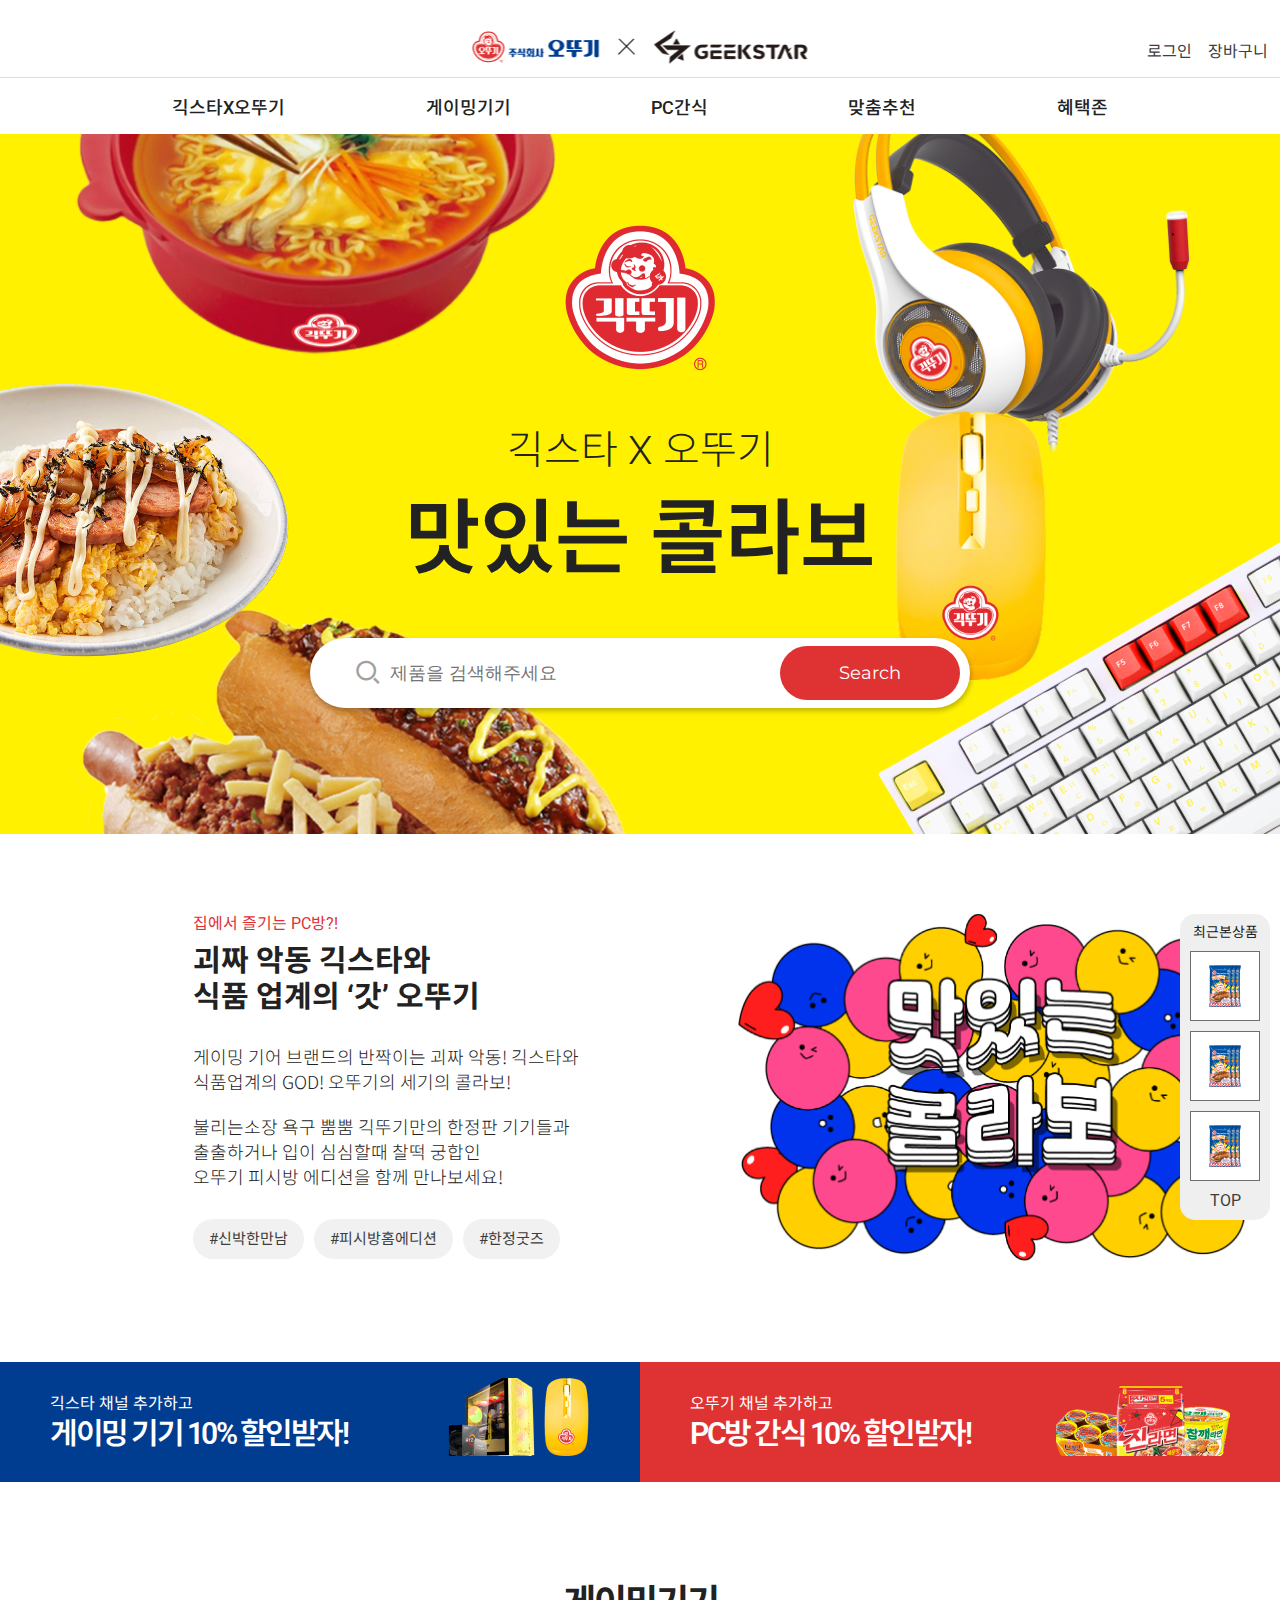
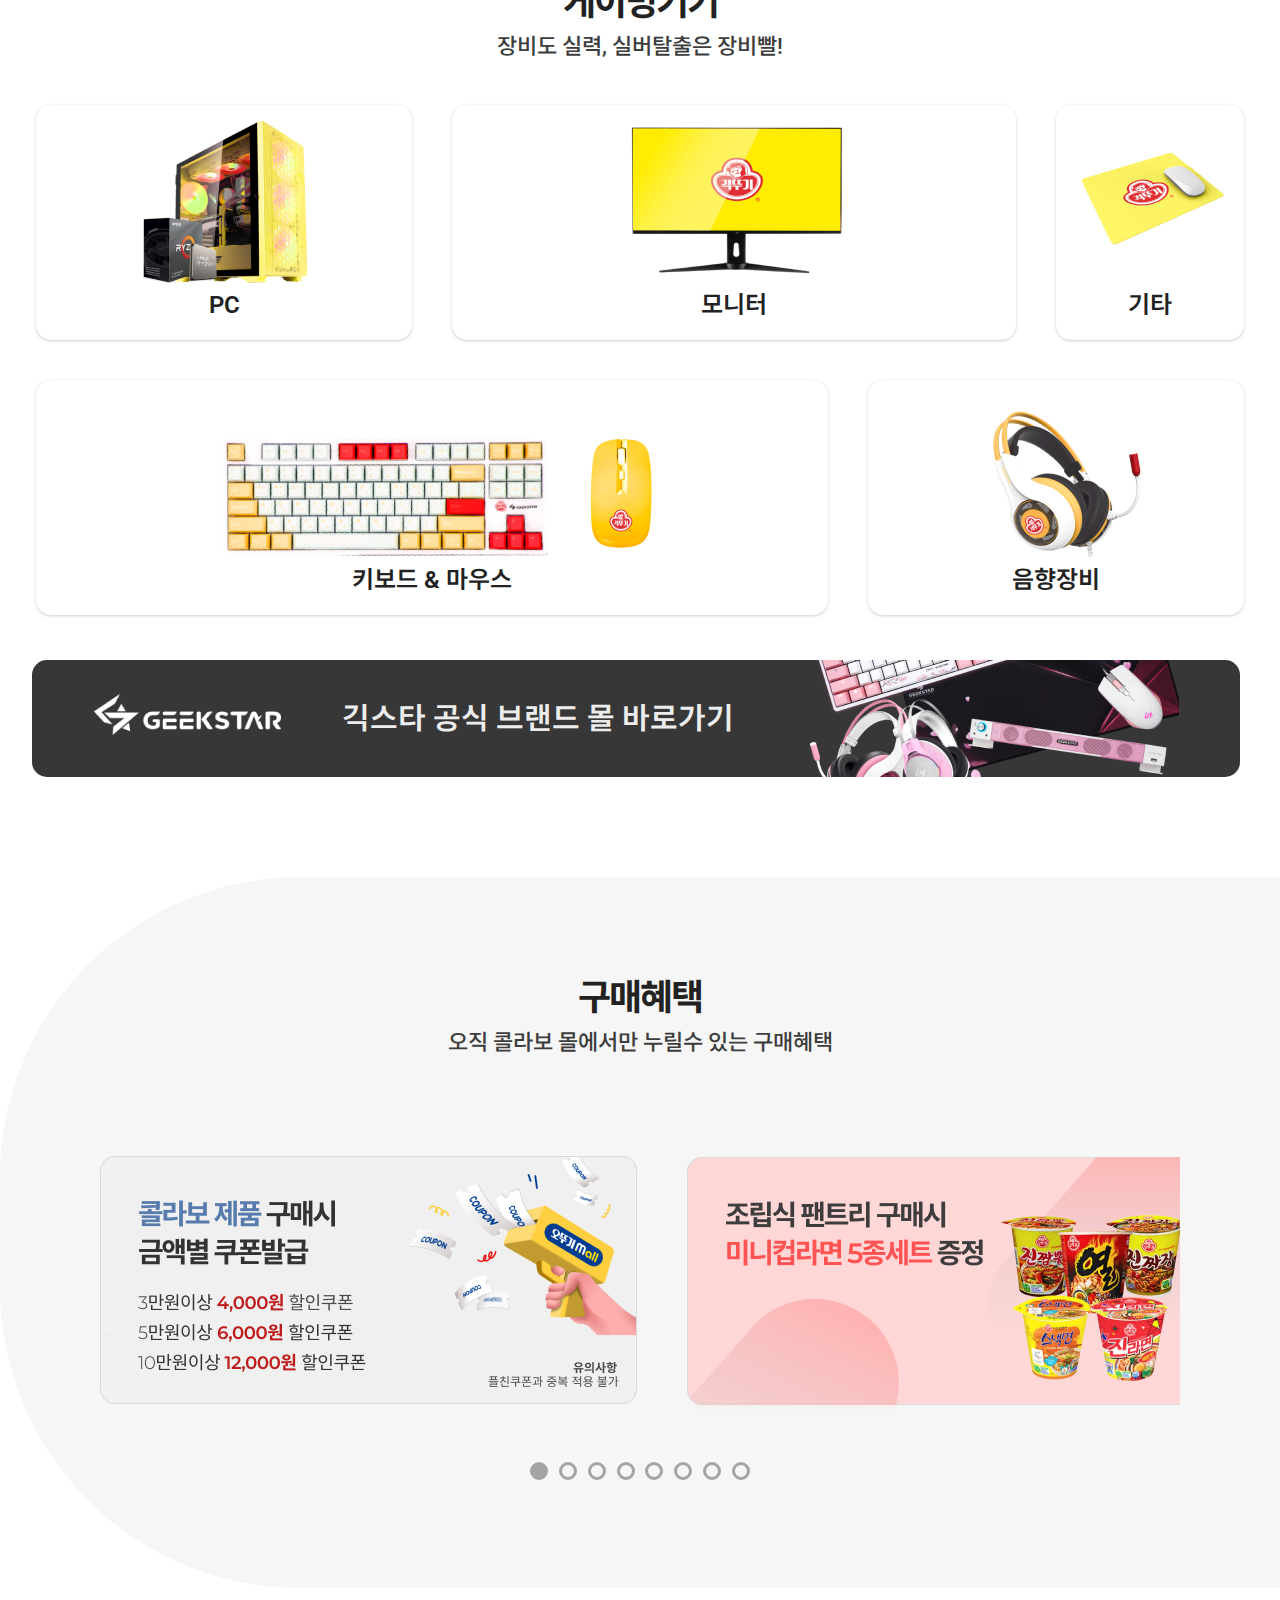
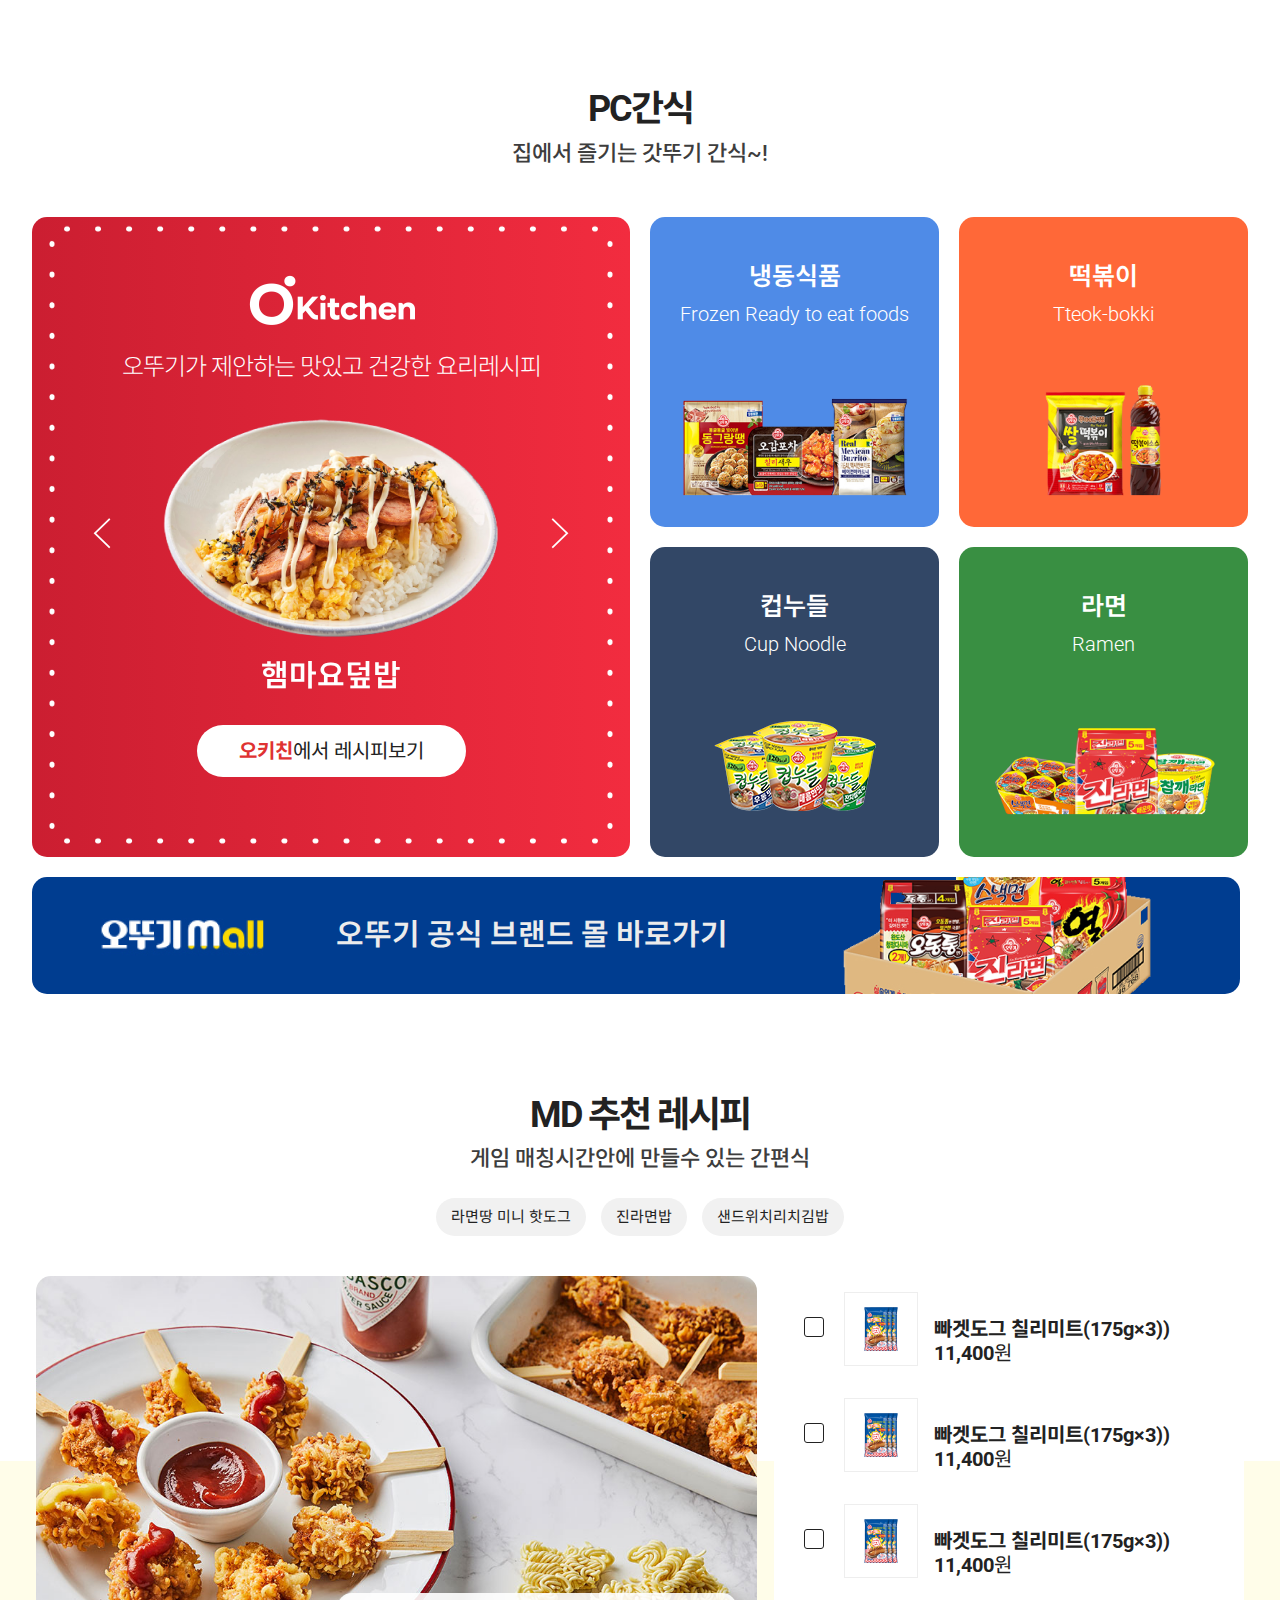
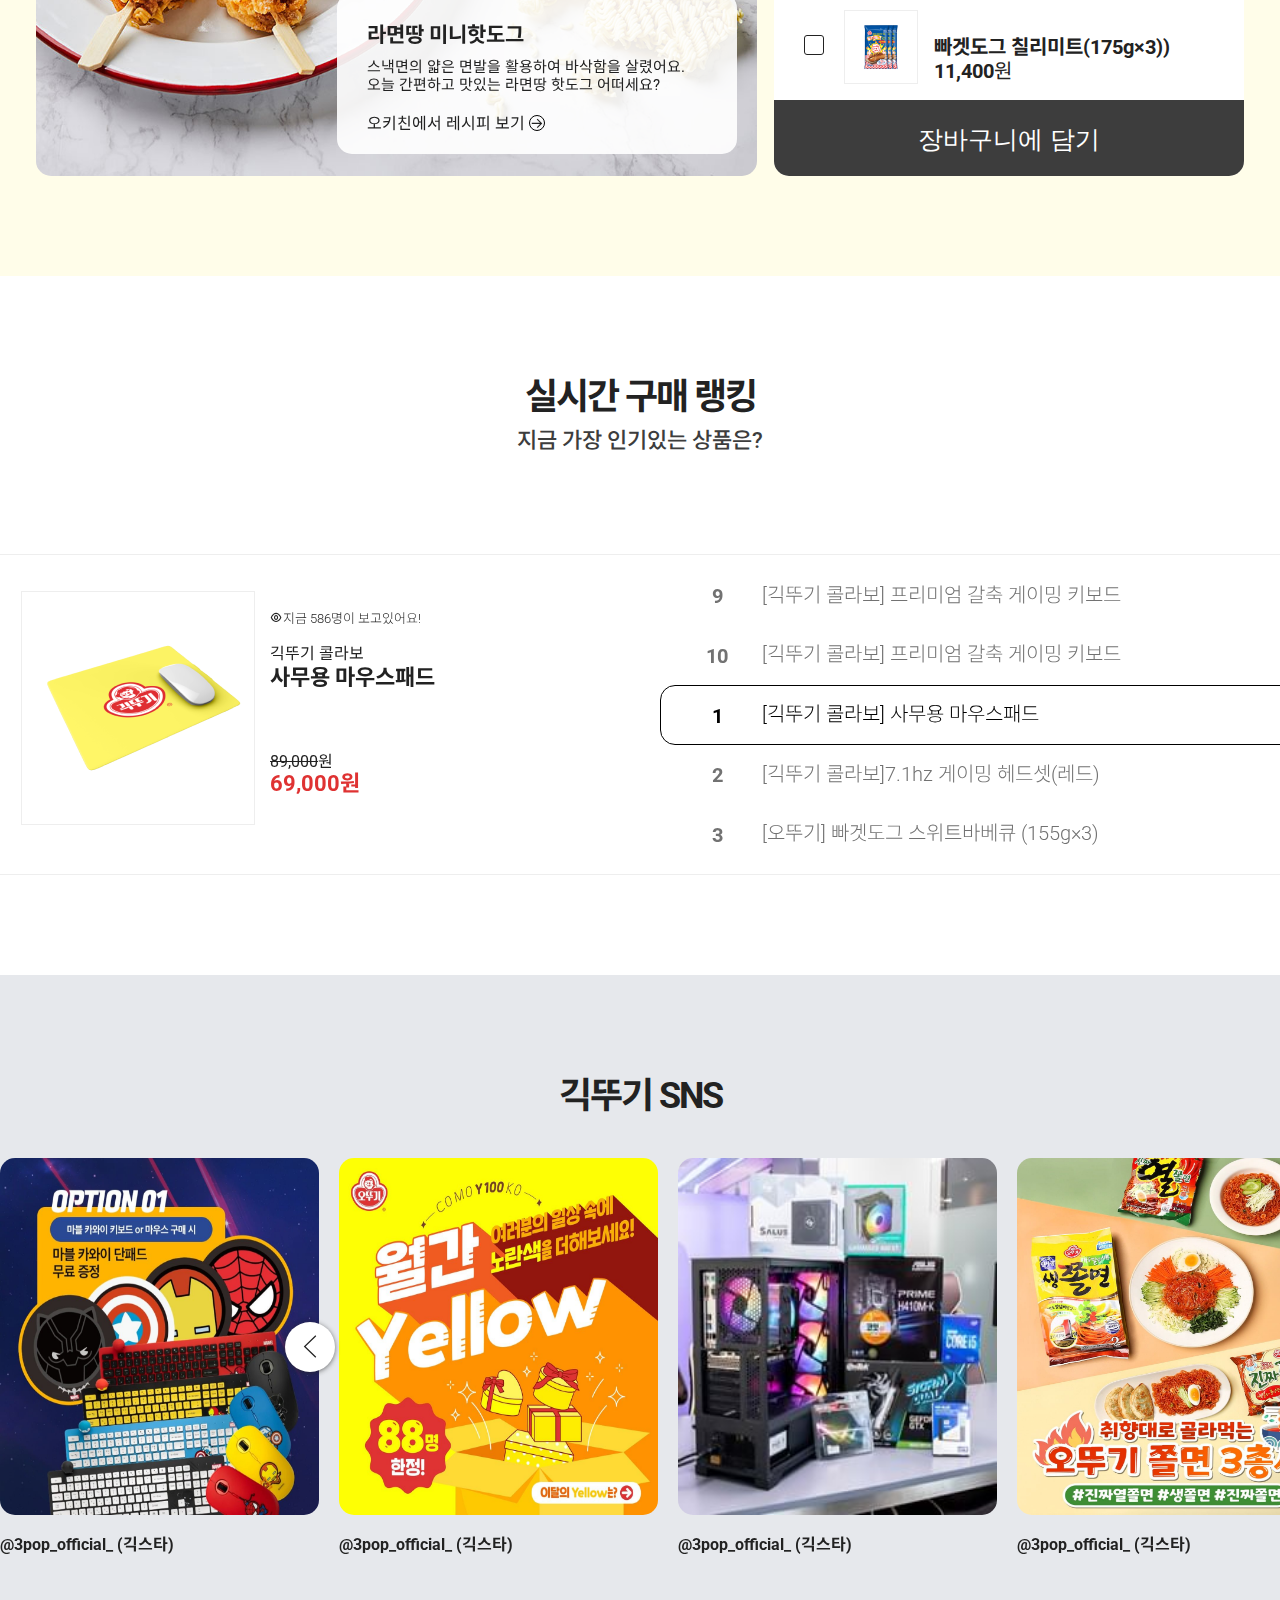
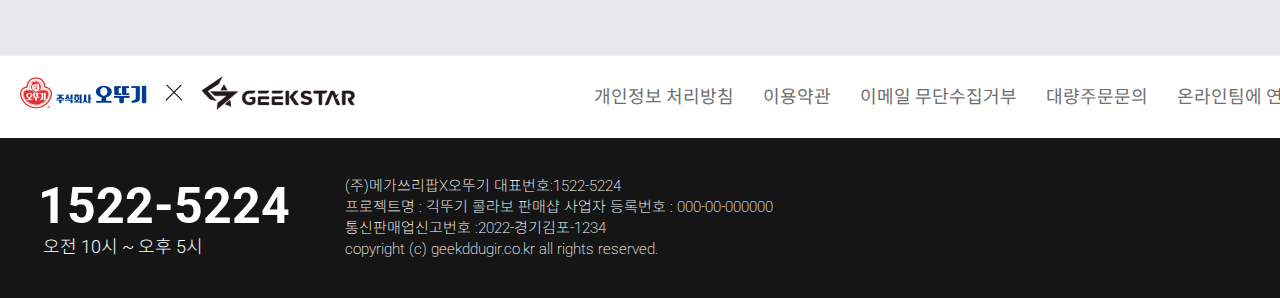
<file: index.html>
<!doctype html>
<html lang="en">
<head>
    <meta charset="UTF-8">
    <meta name="viewport"
          content="width=device-width, user-scalable=no, initial-scale=1.0, maximum-scale=1.0, minimum-scale=1.0">
    <meta http-equiv="X-UA-Compatible" content="ie=edge">
    <title>긱뚜기</title>
    <link rel="stylesheet" href="css/reset.css">
    <link rel="stylesheet" href="css/slick.css">
    <link rel="stylesheet" href="css/xeicon.min.css">
    <link rel="stylesheet" href="css/common.css">
    <link rel="stylesheet" href="css/keyframes.css">
    <link rel="stylesheet" href="css/animista.css">
    <link rel="stylesheet" href="css/style.css">
</head>
<body>

<div class="layout">
    <!-- Header -->
    <header class="header">
        <div class="head-top">
            <h1 class="logo"><a href="index.html"><img src="images/h.logo.png" alt=""></a></h1>
            <nav>
                <a href="log-in.html">로그인</a>
                <a href="cart.html">장바구니</a>
            </nav>
        </div>
        <ul class="gnb pc-view">
            <li><a href="geekXoddugi.html">긱스타X오뚜기</a></li>
            <li><a href="pc-gear.html">게이밍기기</a></li>
            <li><a href="pc-food.html">PC간식</a></li>
            <li><a href="recommend.html">맞춤추천</a></li>
            <li><a href="benefit.html">혜택존</a></li>
        </ul>

        <ul class="gnb mobile">
            <li><a href="geekXoddugi.html">긱뚜기</a></li>
            <li><a href="pc-gear.html">게이밍기기</a></li>
            <li><a href="pc-food.html">PC간식</a></li>
            <li><a href="recommend.html">맞춤추천</a></li>
            <li><a href="benefit.html">혜택존</a></li>
        </ul>
    </header>
    <!-- Header End  -->

    <!-- Main -->
    <main class="main">
<div class="pos"></div>

        <section class="mainBanner">
            <div class="main-bg">
                <div class="bg-item headset"><img src="images/긱뚜기레드.png" alt=""></div>
                <div class="bg-item mouse"><img src="images/mainBanner-mouse.png" alt=""></div>
                <div class="bg-item keyboard"><img src="images/mainBanner-key.png" alt=""></div>
                <div class="bg-item ramen"><img src="images/mainBanner-ra.png" alt=""></div>
                <div class="bg-item bbaget"><img src="images/mainBanner-bba.png" alt=""></div>
                <div class="bg-item dup"><img src="images/mainBanner-dup.png" alt=""></div>
            </div>
            <div class="inner">
                <div class="main-txt-box">
                    <h1 class="mainLogo"><img src="images/mainLogo.png" alt=""></h1>
                    <p>긱스타 X 오뚜기</p>
                    <span>맛있는 콜라보</span>
                </div>
                <div class="search">
                    <i class="xi-search"></i>
                    <input type="search" placeholder="제품을 검색해주세요">
                    <input type="button" value="Search">
                </div>
            </div>

        </section>

        <section class="intro">
            <div class="inner">
                <div class="mainText">
                    <span class="mini">집에서 즐기는 PC방?!</span><br>
                    <h2>괴짜 악동 긱스타와<br>
                        식품 업계의 ‘갓’ 오뚜기</h2><br>
                    <p>게이밍 기어 브랜드의 반짝이는 괴짜 악동! 긱스타와<br>
                        식품업계의 GOD! 오뚜기의 세기의 콜라보! </p><br>
                    <p>불리는소장 욕구 뿜뿜 긱뚜기만의 한정판 기기들과<br>
                        출출하거나 입이 심심할때 찰떡 궁합인<br>
                        오뚜기 피시방 에디션을 함께 만나보세요!<br></p>
                    <div class="hash"><span>#신박한만남</span><span>#피시방홈에디션</span><span>#한정굿즈</span></div>
                </div>
                <div class="img"><img src="images/main-1.png" alt=""></div>
                <div class="top">
                    <p>최근본상품</p>
                    <div class="thumbnail"><img src="images/food-list-01.jpg" alt=""> </div>
                    <div class="thumbnail"><img src="images/food-list-01.jpg" alt=""> </div>
                    <div class="thumbnail"><img src="images/food-list-01.jpg" alt=""> </div>

                    <a href="#">TOP</a>
                </div>
            </div>
        </section>
        <section class="bandBanner">
            <div class="inner">
                <a href="http://pf.kakao.com/_cxeAJxb" class="pf geekstar">
                    <div>
                        긱스타 채널 추가하고<br>
                        <span>게이밍 기기 10% 할인받자!</span>
                    </div>
                    <div class="bandImg"><img src="images/Frame%20155.png" alt=""></div>
                </a>
                <a href="http://pf.kakao.com/_wegxfC" class="pf oddugi">
                    <div>
                        오뚜기 채널 추가하고<br>
                        <span>PC방 간식 10% 할인받자!</span>
                    </div>
                    <div class="bandImg"><img src="images/band3.png" alt=""></div>
                </a>
            </div>

        </section>
        <section class="gamingGear">
            <div class="inner">
                <div class="title">
                    <h2>게이밍기기</h2>
                    <p> 장비도 실력, 실버탈출은 장비빨!</p>
                </div>
                <div class="link-box">
                    <ul class="link-top">
                        <li class="linkItem1"><a href="#">
                            <div class="img-box"><img src="images/link-item1.png" alt=""></div>
                            PC</a></li>
                        <li class="linkItem2"><a href="#">
                            <div class="img-box"><img src="images/link-item2.png" alt=""></div>
                            모니터</a></li>
                        <li class="linkItem3"><a href="#">
                            <div class="img-box"><img src="images/link-item3.png" alt=""></div>
                            기타</a></li>
                    </ul>
                    <ul class="link-bottom">
                        <li class="linkItem4"><a href="#">
                            <div class="img-box"><img src="images/link-item4.png" alt=""></div>
                            키보드 & 마우스</a></li>
                        <li class="linkItem5"><a href="#">
                            <div class="img-box"><img src="images/link-item5.png" alt=""></div>
                            음향장비</a></li>
                    </ul>
                </div>
                <a href="#" class="geek-link">
                    <div><img src="images/g-logo%201.png" alt=""></div>
                    <p>긱스타 공식 브랜드 몰 바로가기</p><img class="b-banner-img" src="images/b-banner-img.png" alt="">
                </a>
            </div>

        </section>
        <section class="benefit">
            <div class="inner">
                <div class="title">
                    <h2>구매혜택</h2>
                    <p> 오직 콜라보 몰에서만 누릴수 있는 구매혜택</p>
                </div>
            </div>
            <div class="max-inner">
                <div class="benefit-slider">
                    <div class="benefit-item">
                        <a href="#"><img src="images/benefit-1.png" alt=""></a>
                    </div>
                    <div class="benefit-item">
                        <a href="#"><img src="images/benefit-2.png" alt=""></a>
                    </div>
                    <div class="benefit-item">
                        <a href="#"><img src="images/benefit-3.png" alt=""></a>
                    </div>
                    <div class="benefit-item">
                        <a href="#"><img src="images/benefit-4.png" alt=""></a>
                    </div>
                    <div class="benefit-item">
                        <a href="#"><img src="images/benefit-5.png" alt=""></a>
                    </div>
                    <div class="benefit-item">
                        <a href="#"><img src="images/benefit-3.png" alt=""></a>
                    </div>
                    <div class="benefit-item">
                        <a href="#"><img src="images/benefit-4.png" alt=""></a>
                    </div>
                    <div class="benefit-item">
                        <a href="#"><img src="images/benefit-5.png" alt=""></a>
                    </div>
                </div>
            </div>


        </section>
        <section class="pc-food">
            <div class="inner">
                <div class="title">
                    <h2>PC간식</h2>
                    <p>집에서 즐기는 갓뚜기 간식~!</p>
                </div>
                <div class="food-con">

                    <div class="oKitchen-con">
                        <h1 class="o-logo"><img src="images/o-logo.png" alt=""></h1>
                        <p>오뚜기가 제안하는 맛있고 건강한 요리레시피</p>
                        <div class="oKitchen-slider">
                            <div class="o-item">
                                <img src="images/o-item-img1.png" alt="">
                                <h2>햄마요덮밥</h2>
                            </div>
                            <div class="o-item">
                                <img src="images/o-item-img2.png" alt="">
                                <h2>카레오동통면</h2>
                            </div>
                            <div class="o-item">
                                <img src="images/o-item-img3.png" alt="">
                                <h2>차돌박이 된장찌개</h2>
                            </div>
                        </div>

                        <div class="o-link">
                            <a href="#"><span>오키친</span>에서 레시피보기</a>
                        </div>

                        <div class="button">
                            <div class="prev"><i class="xi-angle-left-thin"></i></div>
                            <div class="next"><i class="xi-angle-right-thin"></i></div>
                        </div>
                    </div>

                    <div class="oddugiCategory">
                        <a href="#" class="frozen">
                            <h3>냉동식품</h3>
                            <h4>Frozen Ready to eat foods</h4>
                            <img src="images/category1.png" alt="">
                        </a>
                        <a href="#" class="tteok-bokki">
                            <h3>떡볶이</h3>
                            <h4>Tteok-bokki</h4>
                            <img src="images/category2.png" alt="">
                        </a>
                        <a href="#" class="cup">
                            <h3>컵누들</h3>
                            <h4>Cup Noodle</h4>
                            <img src="images/category3.png" alt="">
                        </a>
                        <a href="#" class="ramen">
                            <h3>라면</h3>
                            <h4>Ramen</h4>
                            <img src="images/category4.png" alt="">
                        </a>
                    </div>

                </div>

                <a href="#" class="oddugi-link">
                    <img src="images/oddugimall-logo2.png" alt="">
                    오뚜기 공식 브랜드 몰 바로가기<img src="images/pc-banner-img.png" alt=""></a>
            </div>
        </section>
        <section class="MD-pick">
            <div class="MDbg"></div>
            <div class="inner">
                <div class="title">
                    <h2>MD 추천 레시피</h2>
                    <p>게임 매칭시간안에 만들수 있는 간편식</p>
                </div>
                <div class="MD-slider-con">
                    <div class="MD-slide-btn">
                        <div>라면땅 미니 핫도그</div>
                        <div>진라면밥</div>
                        <div>샌드위치리치김밥</div>
                    </div>
                    <ul class="MD-slide">
                        <li class="MD-item" data-text="라면땅미니핫도그">
                            <div class="visual-area">
                                <div class="visual-img"><img src="images/md-item01.jpg" alt=""></div>
                                <div class="visual-txt">
                                    <h2>라면땅 미니핫도그</h2>
                                    <P>스낵면의 얇은 면발을 활용하여 바삭함을 살렸어요.<br>
                                        오늘 간편하고 맛있는 라면땅 핫도그 어떠세요?</P>
                                    <a href="#">오키친에서 레시피 보기<i class="xi-arrow-right"></i> </a>
                                </div>
                            </div>

                            <div class="cart-area">
                                <ul class="cart-list">
                                    <li class="c-list">
                                        <input id="check1" type="checkbox" class="checkbox">
                                        <label for="check1">
                                            <i class="xi-check-min"></i>
                                        </label>
                                        <div class="cart-image"><img src="images/cart01.jpg" alt=""></div>
                                        <div class="product">
                                            <h6 class="name">빠겟도그 칠리미트(175g×3))</h6>
                                            <div class="item-price">
                                                <strong class="price">11,400</strong>원
                                            </div>
                                        </div>
                                    </li>
                                    <li class="c-list">
                                        <input id="check2" type="checkbox" class="checkbox">
                                        <label for="check2">
                                            <i class="xi-check-min"></i>
                                        </label>
                                        <div class="cart-image"><img src="images/cart01.jpg" alt=""></div>
                                        <div class="product">
                                            <h6 class="name">빠겟도그 칠리미트(175g×3))</h6>
                                            <div class="item-price">
                                                <strong class="price">11,400</strong>원
                                            </div>
                                        </div>
                                    </li>
                                    <li class="c-list">
                                        <input id="check3" type="checkbox" class="checkbox">
                                        <label for="check3">
                                            <i class="xi-check-min"></i>
                                        </label>
                                        <div class="cart-image"><img src="images/cart01.jpg" alt=""></div>
                                        <div class="product">
                                            <h6 class="name">빠겟도그 칠리미트(175g×3))</h6>
                                            <div class="item-price">
                                                <strong class="price">11,400</strong>원
                                            </div>
                                        </div>
                                    </li>
                                    <li class="c-list">
                                        <input id="check4" type="checkbox" class="checkbox">
                                        <label for="check4">
                                            <i class="xi-check-min"></i>
                                        </label>
                                        <div class="cart-image"><img src="images/cart01.jpg" alt=""></div>
                                        <div class="product">
                                            <h6 class="name">빠겟도그 칠리미트(175g×3))</h6>
                                            <div class="item-price">
                                                <strong class="price">11,400</strong>원
                                            </div>
                                        </div>
                                    </li>
                                </ul>
                                <button class="cart-btn">장바구니에 담기</button>
                            </div>
                        </li>
                        <li class="MD-item" data-text="라면땅미니핫도그">
                            <div class="visual-area">
                                <div class="visual-img"><img src="images/md-item01.jpg" alt=""></div>
                                <div class="visual-txt">
                                    <h2>라면땅 미니핫도그</h2>
                                    <P>스낵면의 얇은 면발을 활용하여 바삭함을 살렸어요.<br>
                                        오늘 간편하고 맛있는 라면땅 핫도그 어떠세요?</P>
                                    <a href="#">오키친에서 레시피 보기<i class="xi-arrow-right"></i> </a>
                                </div>
                            </div>

                            <div class="cart-area">
                                <ul class="cart-list">
                                    <li class="c-list">
                                        <input type="checkbox" class="checkbox">
                                        <div class="cart-image"><img src="images/cart01.jpg" alt=""></div>
                                        <div class="product">
                                            <h6 class="name">빠겟도그 칠리미트(175g×3))</h6>
                                            <div class="item-price">
                                                <strong class="price">11,400</strong>원
                                            </div>
                                        </div>
                                    </li>
                                    <li class="c-list">
                                        <input type="checkbox" class="checkbox">
                                        <div class="cart-image"><img src="images/cart01.jpg" alt=""></div>
                                        <div class="product">
                                            <h6 class="name">빠겟도그 칠리미트(175g×3))</h6>
                                            <div class="item-price">
                                                <strong class="price">11,400</strong>원
                                            </div>
                                        </div>
                                    </li>
                                    <li class="c-list">
                                        <input type="checkbox" class="checkbox">
                                        <div class="cart-image"><img src="images/cart01.jpg" alt=""></div>
                                        <div class="product">
                                            <h6 class="name">빠겟도그 칠리미트(175g×3))</h6>
                                            <div class="item-price">
                                                <strong class="price">11,400</strong>원
                                            </div>
                                        </div>
                                    </li>
                                    <li class="c-list">
                                        <input type="checkbox" class="checkbox">
                                        <div class="cart-image"><img src="images/cart01.jpg" alt=""></div>
                                        <div class="product">
                                            <h6 class="name">빠겟도그 칠리미트(175g×3))</h6>
                                            <div class="item-price">
                                                <strong class="price">11,400</strong>원
                                            </div>
                                        </div>
                                    </li>
                                </ul>
                                <div class="inner">
                                    <button class="cart-btn">
                                        장바구니에 담기
                                    </button>
                                </div>

                            </div>
                        </li>
                        <li class="MD-item" data-text="라면땅미니핫도그">
                            <div class="visual-area">
                                <div class="visual-img"><img src="images/md-item01.jpg" alt=""></div>
                                <div class="visual-txt">
                                    <h2>라면땅 미니핫도그</h2>
                                    <P>스낵면의 얇은 면발을 활용하여 바삭함을 살렸어요.<br>
                                        오늘 간편하고 맛있는 라면땅 핫도그 어떠세요?</P>
                                    <a href="#">오키친에서 레시피 보기<i class="xi-arrow-right"></i> </a>
                                </div>
                            </div>

                            <div class="cart-area">
                                <ul class="cart-list">
                                    <li class="c-list">
                                        <input type="checkbox" class="checkbox">
                                        <div class="cart-image"><img src="images/cart01.jpg" alt=""></div>
                                        <div class="product">
                                            <h6 class="name">빠겟도그 칠리미트(175g×3))</h6>
                                            <div class="item-price">
                                                <strong class="price">11,400</strong>원
                                            </div>
                                        </div>
                                    </li>
                                    <li class="c-list">
                                        <input type="checkbox" class="checkbox">
                                        <div class="cart-image"><img src="images/cart01.jpg" alt=""></div>
                                        <div class="product">
                                            <h6 class="name">빠겟도그 칠리미트(175g×3))</h6>
                                            <div class="item-price">
                                                <strong class="price">11,400</strong>원
                                            </div>
                                        </div>
                                    </li>
                                    <li class="c-list">
                                        <input type="checkbox" class="checkbox">
                                        <div class="cart-image"><img src="images/cart01.jpg" alt=""></div>
                                        <div class="product">
                                            <h6 class="name">빠겟도그 칠리미트(175g×3))</h6>
                                            <div class="item-price">
                                                <strong class="price">11,400</strong>원
                                            </div>
                                        </div>
                                    </li>
                                    <li class="c-list">
                                        <input type="checkbox" class="checkbox">
                                        <div class="cart-image"><img src="images/cart01.jpg" alt=""></div>
                                        <div class="product">
                                            <h6 class="name">빠겟도그 칠리미트(175g×3))</h6>
                                            <div class="item-price">
                                                <strong class="price">11,400</strong>원
                                            </div>
                                        </div>
                                    </li>
                                </ul>
                                <button class="cart-btn">
                                    장바구니에 담기
                                </button>
                            </div>
                        </li>
                    </ul>
                </div>
            </div>
        </section>
        <section class="ranking">
            <div class="inner">
                <div class="title">
                    <h2>실시간 구매 랭킹</h2>
                    <p>지금 가장 인기있는 상품은?</p>
                </div>
            </div>
            <div class="rank-con">
                <ul class="rank-left">
                    <li class="rk-img-list">
                        <div class="rank-img">
                            <img src="images/rank-1.png" alt="">
                        </div>
                        <div class="rank-img-txt">
                            <p><i class="xi-eye-o"></i>지금 586명이 보고있어요!</p>
                            <small>긱뚜기 콜라보</small>
                            <strong>사무용 마우스패드</strong>
                            <em> <span>89,000</span>원</em>
                            <b>69,000원</b>
                        </div>
                    </li>
                    <li class="rk-img-list">
                        <div class="rank-img">
                            <img src="images/rank-2.png" alt="">
                        </div>
                        <div class="rank-img-txt">
                            <p><i class="xi-eye-o"></i>지금 724명이 보고있어요!</p>
                            <small>긱뚜기 콜라보</small>
                            <strong> 7.1hz 게이밍 헤드셋(레드)</strong>
                            <em> 89,000<span>원</span></em>
                            <b>69,000원</b>
                        </div>
                    </li>
                    <li class="rk-img-list">
                        <div class="rank-img">
                            <img src="images/rank-3.png" alt="">
                        </div>
                        <div class="rank-img-txt">
                            <p><i class="xi-eye-o"></i>지금 312명이 보고있어요!</p>
                            <small>오뚜기</small>
                            <strong> 빠겟도그 칠리미트 (155gx3)</strong>
                            <em> 89,000<span>원</span></em>
                            <b>69,000원</b>
                        </div>
                    </li>
                    <li class="rk-img-list">
                        <div class="rank-img">
                            <img src="images/rank-4.png" alt="">
                        </div>
                        <div class="rank-img-txt">
                            <p><i class="xi-eye-o"></i>지금 804명이 보고있어요!</p>
                            <small>긱스타</small>
                            <strong>g100-8 무선 마우스</strong>
                            <em> 89,000<span>원</span></em>
                            <b>69,000원</b>
                        </div>
                    </li>
                    <li class="rk-img-list">
                        <div class="rank-img">
                            <img src="images/rank-1.png" alt="">
                        </div>
                        <div class="rank-img-txt">
                            <p><i class="xi-eye-o"></i>지금 586명이 보고있어요!</p>
                            <small>긱뚜기 콜라보</small>
                            <strong>7.1hz 게이밍 헤드셋 (레드)</strong>
                            <em> 89,000<span>원</span></em>
                            <b>69,000원</b>
                        </div>
                    </li>
                    <li class="rk-img-list">
                        <div class="rank-img">
                            <img src="images/rank-1.png" alt="">
                        </div>
                        <div class="rank-img-txt">
                            <p><i class="xi-eye-o"></i>지금 586명이 보고있어요!</p>
                            <small>긱뚜기 콜라보</small>
                            <strong>프리미엄 게이밍 키보드</strong>
                            <em> 89,000<span>원</span></em>
                            <b>69,000원</b>
                        </div>
                    </li>
                    <li class="rk-img-list">
                        <div class="rank-img">
                            <img src="images/rank-1.png" alt="">
                        </div>
                        <div class="rank-img-txt">
                            <p><i class="xi-eye-o"></i>지금 586명이 보고있어요!</p>
                            <small>긱뚜기 콜라보</small>
                            <strong>갈축 게이밍 키보드</strong>
                            <em> 89,000<span>원</span></em>
                            <b>69,000원</b>
                        </div>
                    </li>
                    <li class="rk-img-list">
                        <div class="rank-img">
                            <img src="images/rank-1.png" alt="">
                        </div>
                        <div class="rank-img-txt">
                            <p><i class="xi-eye-o"></i>지금 586명이 보고있어요!</p>
                            <small>긱뚜기 콜라보</small>
                            <strong>프리미엄 갈축 게이밍 키보드</strong>
                            <em> 89,000<span>원</span></em>
                            <b>69,000원</b>
                        </div>
                    </li>
                    <li class="rk-img-list">
                        <div class="rank-img">
                            <img src="images/rank-1.png" alt="">
                        </div>
                        <div class="rank-img-txt">
                            <p><i class="xi-eye-o"></i>지금 586명이 보고있어요!</p>
                            <small>긱뚜기 콜라보</small>
                            <strong>갈축 게이밍 키보드</strong>
                            <em> 89,000<span>원</span></em>
                            <b>69,000원</b>
                        </div>
                    </li>
                    <li class="rk-img-list">
                        <div class="rank-img">
                            <img src="images/rank-1.png" alt="">
                        </div>
                        <div class="rank-img-txt">
                            <p><i class="xi-eye-o"></i>지금 586명이 보고있어요!</p>
                            <small>긱뚜기 콜라보</small>
                            <strong>갈축 게이밍 키보드</strong>
                            <em> 89,000<span>원</span></em>
                            <b>69,000원</b>
                        </div>
                    </li>
                </ul>
                <ul class="rank-right">
                    <li class="rk-txt-list">
                        <a>
                            <span class="rkNum">1</span>
                            <span class="rkTxt">[긱뚜기 콜라보] 사무용 마우스패드</span>
                        </a>
                    </li>
                    <li class="rk-txt-list">
                        <a>
                            <span class="rkNum">2</span>
                            <span class="rkTxt">[긱뚜기 콜라보]7.1hz 게이밍 헤드셋(레드)</span>
                        </a>
                    </li>
                    <li class="rk-txt-list">
                        <a>
                            <span class="rkNum">3</span>
                            <span class="rkTxt">[오뚜기] 빠겟도그 스위트바베큐 (155g×3)</span>
                        </a>
                    </li>
                    <li class="rk-txt-list">
                        <a>
                            <span class="rkNum">4</span>
                            <span class="rkTxt">[긱스타] g100-8 무선 마우스</span>
                        </a>
                    </li>
                    <li class="rk-txt-list">
                        <a>
                            <span class="rkNum">5</span>
                            <span class="rkTxt">[긱뚜기 콜라보] 프리미엄 갈축 게이밍 키보드</span>
                        </a>
                    </li>
                    <li class="rk-txt-list">
                        <a>
                            <span class="rkNum">6</span>
                            <span class="rkTxt">[긱뚜기 콜라보] 프리미엄 갈축 게이밍 키보드</span>
                        </a>
                    </li>
                    <li class="rk-txt-list">
                        <a>
                            <span class="rkNum">7</span>
                            <span class="rkTxt">[긱뚜기 콜라보] 프리미엄 갈축 게이밍 키보드</span>
                        </a>
                    </li>
                    <li class="rk-txt-list">
                        <a>
                            <span class="rkNum">8</span>
                            <span class="rkTxt">[긱뚜기 콜라보] 프리미엄 갈축 게이밍 키보드</span>
                        </a>
                    </li>
                    <li class="rk-txt-list">
                        <a>
                            <span class="rkNum">9</span>
                            <span class="rkTxt">[긱뚜기 콜라보] 프리미엄 갈축 게이밍 키보드</span>
                        </a>
                    </li>
                    <li class="rk-txt-list">
                        <a>
                            <span class="rkNum">10</span>
                            <span class="rkTxt">[긱뚜기 콜라보] 프리미엄 갈축 게이밍 키보드</span>
                        </a>
                    </li>


                </ul>
            </div>
        </section>
        <section class="sns">
            <div class="inner">
                <div class="title">
                    <h2>긱뚜기 SNS</h2>
                </div>
            </div>

            <div class="sns-box">
                <div class="sns-slider">
                    <div class="sns-item">
                        <div class="sns-img"><img src="images/sns-1.jpg" alt=""></div>
                        <strong>@3pop_official_ (긱스타)</strong>
                    </div>
                    <div class="sns-item">
                        <div class="sns-img"><img src="images/sns-2.jpg" alt=""></div>
                        <strong>@3pop_official_ (긱스타)</strong>
                    </div>
                    <div class="sns-item">
                        <div class="sns-img"><img src="images/sns-3.jpg" alt=""></div>
                        <strong>@3pop_official_ (긱스타)</strong>
                    </div>
                    <div class="sns-item">
                        <div class="sns-img"><img src="images/sns-4.jpg" alt=""></div>
                        <strong>@3pop_official_ (긱스타)</strong>
                    </div>
                    <div class="sns-item">
                        <div class="sns-img"><img src="images/sns-5.jpg" alt=""></div>
                        <strong>@3pop_official_ (긱스타)</strong>
                    </div>
                </div>
                <div class="btn">
                    <div class="left"><i class="xi-angle-left-thin"></i></div>
                    <div class="right"><i class="xi-angle-right-thin"></i></div>
                </div>
            </div>

        </section>
    </main>
    <!-- Main End -->

    <!-- Footer -->
    <footer class="footer">

        <div class="footer-top">
            <div class="inner">
                <h1 class="footer-logo"><img src="images/f.logo.png" alt=""></h1>
                <nav>
                    <a href="#">개인정보 처리방침</a>
                    <a href="#">이용약관</a>
                    <a href="#">이메일 무단수집거부</a>
                    <a href="#">대량주문문의</a>
                    <a href="#">온라인팀에 연락</a>
                </nav>
            </div>
            <div class="footer-bottom">
                <div class="inner">
                    <div class="footer-left">
                        <strong class="call">
                            1522-5224
                        </strong>
                        <span>오전 10시 ~ 오후 5시</span>
                    </div>
                    <div class="footer-right">
                        <p>(주)메가쓰리팝X오뚜기 대표번호:1522-5224 <br>
                            프로젝트명 : 긱뚜기 콜라보 판매샵 사업자 등록번호 : 000-00-000000<br>
                            통신판매업신고번호 :2022-경기김포-1234<br>
                            copyright (c) geekddugir.co.kr all rights reserved.
                        </p>
                    </div>
                </div>
            </div>
        </div>
    </footer>
    <!-- Footer End -->
</div>


<script src="js/jquery-3.6.0.min.js"></script>
<script src="js/slick.min.js"></script>
<script src="js/main.js"></script>
</body>
</html>
</file>
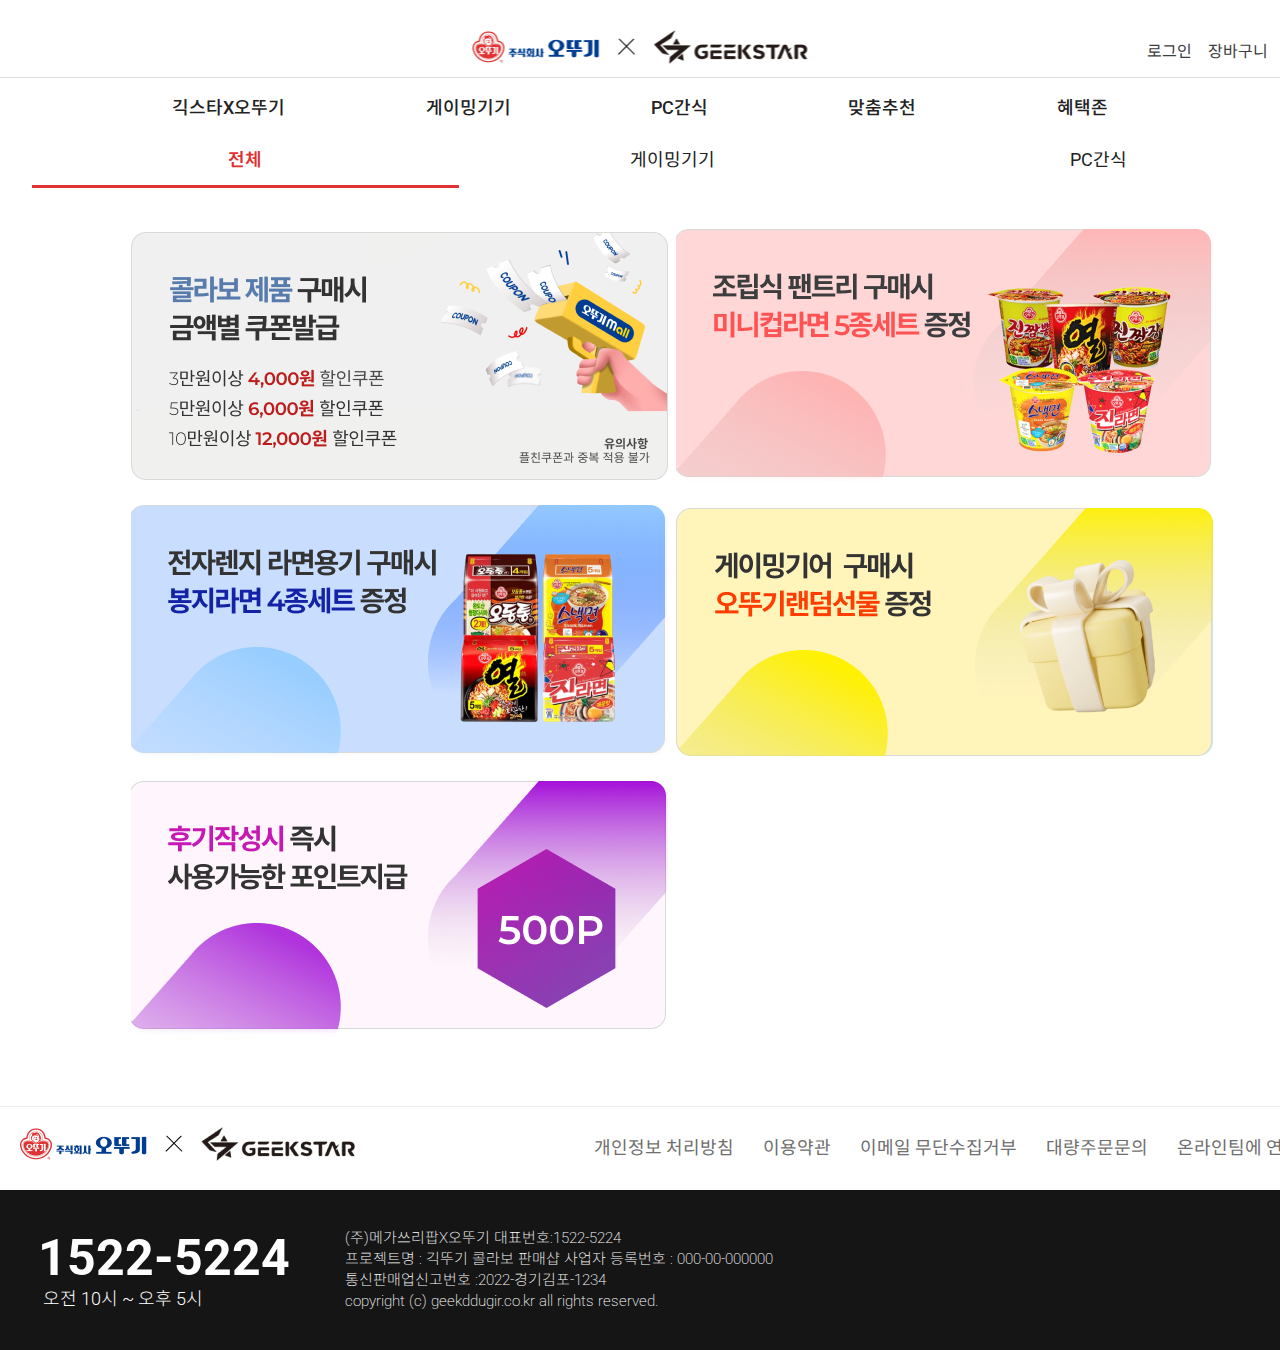
<file: benefit.html>
<!doctype html>
<html lang="en">
<head>
    <meta charset="UTF-8">
    <meta name="viewport"
          content="width=device-width, user-scalable=no, initial-scale=1.0, maximum-scale=1.0, minimum-scale=1.0">
    <meta http-equiv="X-UA-Compatible" content="ie=edge">
    <title>혜택존</title>
    <link rel="stylesheet" href="css/reset.css">
    <link rel="stylesheet" href="css/common.css">
    <link rel="stylesheet" href="css/benefit.css">


</head>
<body>
<!-- Header -->
<header class="header">
    <div class="head-top">
        <h1 class="logo"><a href="index.html"><img src="images/h.logo.png" alt=""></a></h1>
        <nav>
            <a href="log-in.html">로그인</a>
            <a href="cart.html">장바구니</a>
        </nav>
    </div>
    <ul class="gnb pc-view">
        <li><a href="geekXoddugi.html">긱스타X오뚜기</a></li>
        <li><a href="pc-gear.html">게이밍기기</a></li>
        <li><a href="pc-food.html">PC간식</a></li>
        <li><a href="recommend.html">맞춤추천</a></li>
        <li><a href="benefit.html">혜택존</a></li>
    </ul>

    <ul class="gnb mobile">
        <li><a href="geekXoddugi.html">긱뚜기</a></li>
        <li><a href="pc-gear.html">게이밍기기</a></li>
        <li><a href="pc-food.html">PC간식</a></li>
        <li><a href="recommend.html">맞춤추천</a></li>
        <li><a href="benefit.html">혜택존</a></li>
    </ul>
</header>
<!-- Header End  -->

<!-- Main -->
<main class="main">
    <div class="inner">
        <div class="tab-menu">
            <ul class="benefit-menu">
                <li class="active" data-id="#tab-all"><a href="#">전체</a></li>
                <li data-id="#tab-pc"><a href="#">게이밍기기</a></li>
                <li data-id="#tab-food"><a href="#">PC간식</a></li>
            </ul>
            <div class="tabs">
                <div id="tab-all" class="active">
                    <ul>
                        <li><img src="images/benefit-1.png" alt=""></li>
                        <li><img src="images/benefit-2.png" alt=""></li>
                        <li><img src="images/benefit-3.png" alt=""></li>
                        <li><img src="images/benefit-4.png" alt=""></li>
                        <li><img src="images/benefit-5.png" alt=""></li>
                        <li></li>
                    </ul>
                </div>
                <div id="tab-pc">
                    <ul>
                        <li><img src="images/benefit-1.png" alt=""></li>
                        <li><img src="images/benefit-4.png" alt=""></li>
                        <li><img src="images/benefit-5.png" alt=""></li>
                        <li></li>
                    </ul>
                </div>
                <div id="tab-food">
                    <ul>
                        <li><img src="images/benefit-1.png" alt=""></li>
                        <li><img src="images/benefit-2.png" alt=""></li>
                        <li><img src="images/benefit-3.png" alt=""></li>
                        <li><img src="images/benefit-5.png" alt=""></li>
                    </ul>
                </div>
            </div>
        </div>
    </div>
</main>
<!-- Main End -->

<!-- Footer -->
<footer class="footer">

    <div class="footer-top">
        <div class="inner">
            <h1 class="footer-logo"><img src="images/f.logo.png"></h1>
            <nav>
                <a href="#">개인정보 처리방침</a>
                <a href="#">이용약관</a>
                <a href="#">이메일 무단수집거부</a>
                <a href="#">대량주문문의</a>
                <a href="#">온라인팀에 연락</a>
            </nav>
        </div>
        <div class="footer-bottom">
            <div class="inner">
                <div class="footer-left">
                    <strong class="call">
                        1522-5224
                    </strong>
                    <span>오전 10시 ~ 오후 5시</span>
                </div>
                <div class="footer-right">
                    <p>(주)메가쓰리팝X오뚜기 대표번호:1522-5224 <br>
                        프로젝트명 : 긱뚜기 콜라보 판매샵 사업자 등록번호 : 000-00-000000<br>
                        통신판매업신고번호 :2022-경기김포-1234<br>
                        copyright (c) geekddugir.co.kr all rights reserved.
                    </p>
                </div>
            </div>
        </div>
    </div>
</footer>
<!-- Footer End -->



<script src="js/jquery-3.6.0.min.js"></script>
<script src="js/benefit.js"></script>
</body>
</html>
</file>
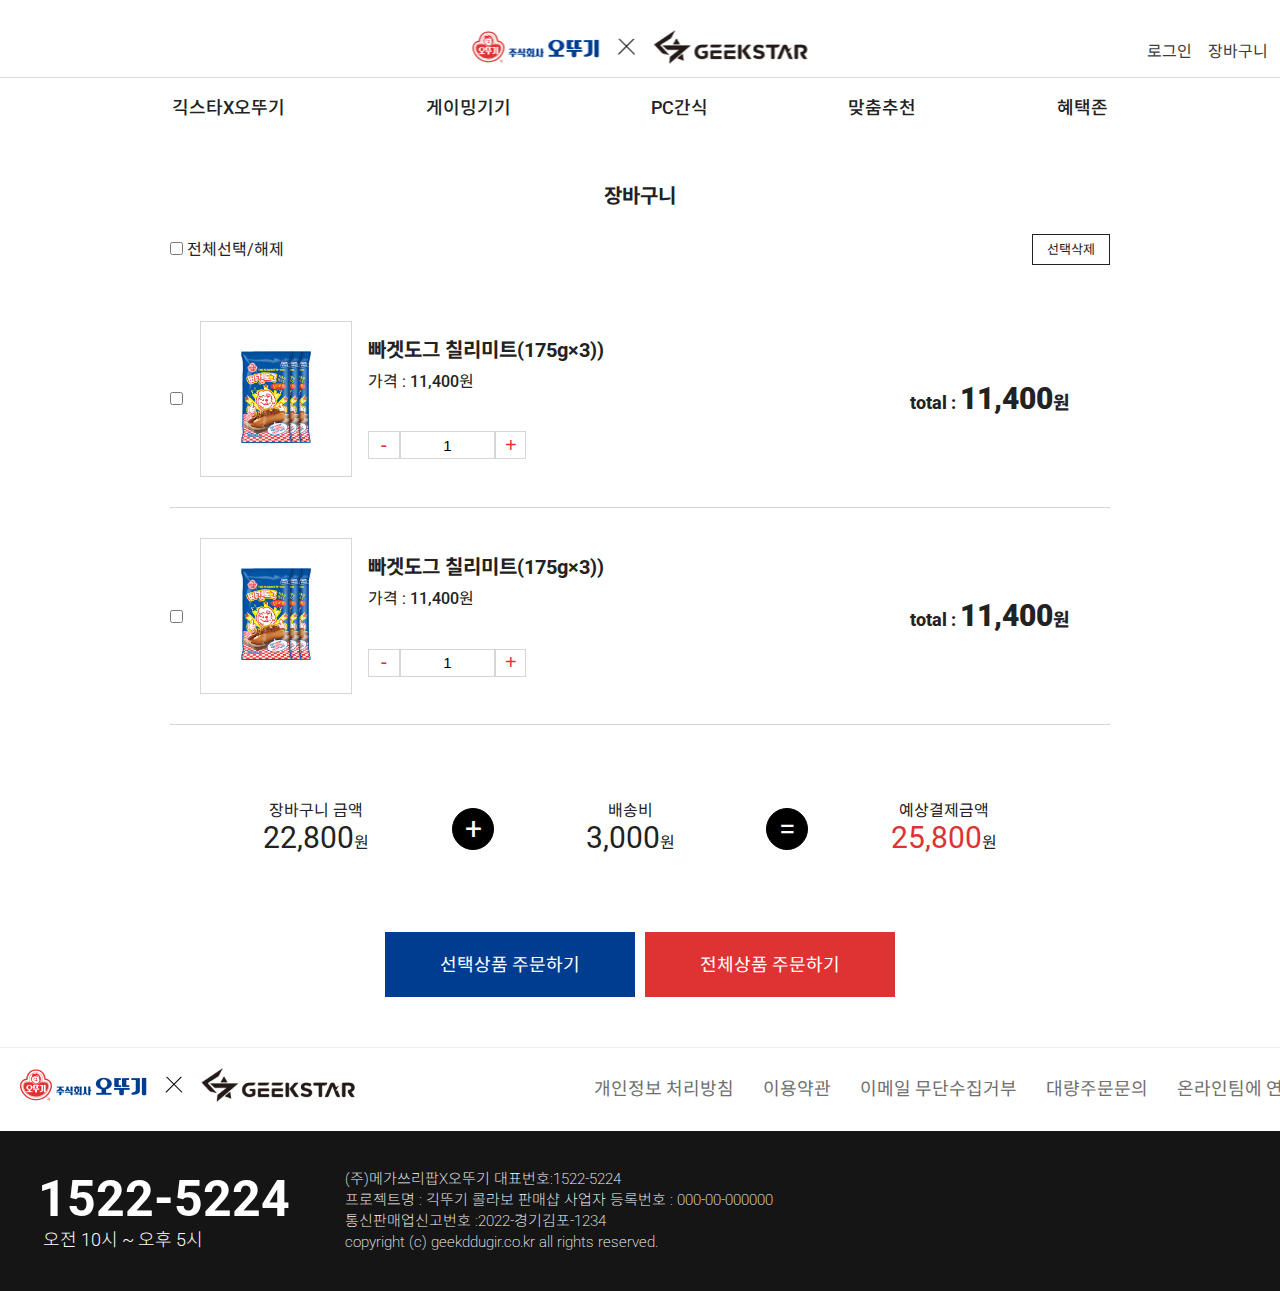
<file: cart.html>
<!doctype html>
<html lang="en">
<head>
    <meta charset="UTF-8">
    <meta name="viewport"
          content="width=device-width, user-scalable=no, initial-scale=1.0, maximum-scale=1.0, minimum-scale=1.0">
    <meta http-equiv="X-UA-Compatible" content="ie=edge">
    <title>장바구니</title>

    <link rel="stylesheet" href="css/reset.css">
    <link rel="stylesheet" href="css/slick.css">
    <link rel="stylesheet" href="css/common.css">
    <link rel="stylesheet" href="css/cart.css">


</head>
<body>
<!-- Header -->
<header class="header">
    <div class="head-top">
        <h1 class="logo"><a href="index.html"><img src="images/h.logo.png" alt=""></a></h1>
        <nav>
            <a href="log-in.html">로그인</a>
            <a href="cart.html">장바구니</a>
        </nav>
    </div>
    <ul class="gnb pc-view">
        <li><a href="geekXoddugi.html">긱스타X오뚜기</a></li>
        <li><a href="pc-gear.html">게이밍기기</a></li>
        <li><a href="pc-food.html">PC간식</a></li>
        <li><a href="recommend.html">맞춤추천</a></li>
        <li><a href="benefit.html">혜택존</a></li>
    </ul>

    <ul class="gnb mobile">
        <li><a href="geekXoddugi.html">긱뚜기</a></li>
        <li><a href="pc-gear.html">게이밍기기</a></li>
        <li><a href="pc-food.html">PC간식</a></li>
        <li><a href="recommend.html">맞춤추천</a></li>
        <li><a href="benefit.html">혜택존</a></li>
    </ul>
</header>
<!-- Header End  -->


<!-- Main -->
<main class="main">
    <div class="inner">
        <h3>장바구니</h3>
        <div class="check-con">
            <div class="check-all">
                <input id="check" type="checkbox">
                <label for="check">전체선택/해제</label>
            </div>
            <a href="#">선택삭제</a>
        </div>

        <ul class="cartList">
            <li class="list1 list">
                <input type="checkbox" class="checkbox">
                <div class="image"><img src="images/cart01.jpg" alt=""></div>
                <div class="item">
                    <h6 class="name">빠겟도그 칠리미트(175g×3))</h6>
                    <div class="item-price">
                        가격 : <strong class="price">11,400</strong>원
                    </div>
                    <div class="quantity-box">
                        <input type="button" class="down" value="-">
                        <input type="text" class="num" value="1">
                        <input type="button" class="up" value="+">
                    </div>
                </div>
                <div class="itemAmount-price">
                    total : <strong class="am-price">1234</strong>원
                </div>
            </li>
            <li class="list2 list">
                <input type="checkbox">
                <div class="image"><img src="images/cart01.jpg" alt=""></div>
                <div class="item">
                    <h6 class="name">빠겟도그 칠리미트(175g×3))</h6>
                    <div class="item-price">
                        가격 : <strong class="price">	11,400</strong>원
                    </div>
                    <div class="quantity-box">
                        <input type="button" class="down" value="-">
                        <input type="text" class="num" value="1">
                        <input type="button" class="up" value="+">
                    </div>
                </div>
                <div class="itemAmount-price">
                    total : <strong class="am-price"></strong>원
                </div>
            </li>
        </ul>

        <div class="cartTotal-box">
            <div class="totalPrice-item">
                <p>장바구니 금액 <br><strong class="amPrice-sum"></strong>원</p>
                <h2>+</h2>
                <p>배송비<br><strong class="deliveryPrice">3,000</strong>원</p>
                <h2>=</h2>
                <p>예상결제금액<br><strong class="totalPrice"></strong>원</p>
            </div>
        </div>
        <div class="order-button">
            <a href="#">선택상품 주문하기</a><a href="#">전체상품 주문하기</a>
        </div>

    </div>
</main>
<!-- Main End -->


<!-- Footer -->
<footer class="footer">

    <div class="footer-top">
        <div class="inner">
            <h1 class="footer-logo"><img src="images/f.logo.png"></h1>
            <nav>
                <a href="#">개인정보 처리방침</a>
                <a href="#">이용약관</a>
                <a href="#">이메일 무단수집거부</a>
                <a href="#">대량주문문의</a>
                <a href="#">온라인팀에 연락</a>
            </nav>
        </div>
        <div class="footer-bottom">
            <div class="inner">
                <div class="footer-left">
                    <b class="call">
                        1522-5224
                    </b>
                    <span>오전 10시 ~ 오후 5시</span>
                </div>
                <div class="footer-right">
                    <p>(주)메가쓰리팝X오뚜기 대표번호:1522-5224 <br>
                        프로젝트명 : 긱뚜기 콜라보 판매샵 사업자 등록번호 : 000-00-000000<br>
                        통신판매업신고번호 :2022-경기김포-1234<br>
                        copyright (c) geekddugir.co.kr all rights reserved.
                    </p>
                </div>
            </div>
        </div>
    </div>
</footer>
<!-- Footer End -->

<script src="js/jquery-3.6.0.min.js"></script>
<script src="js/slick.min.js"></script>
<script src="js/cart.js"></script>
</body>
</html>
</file>
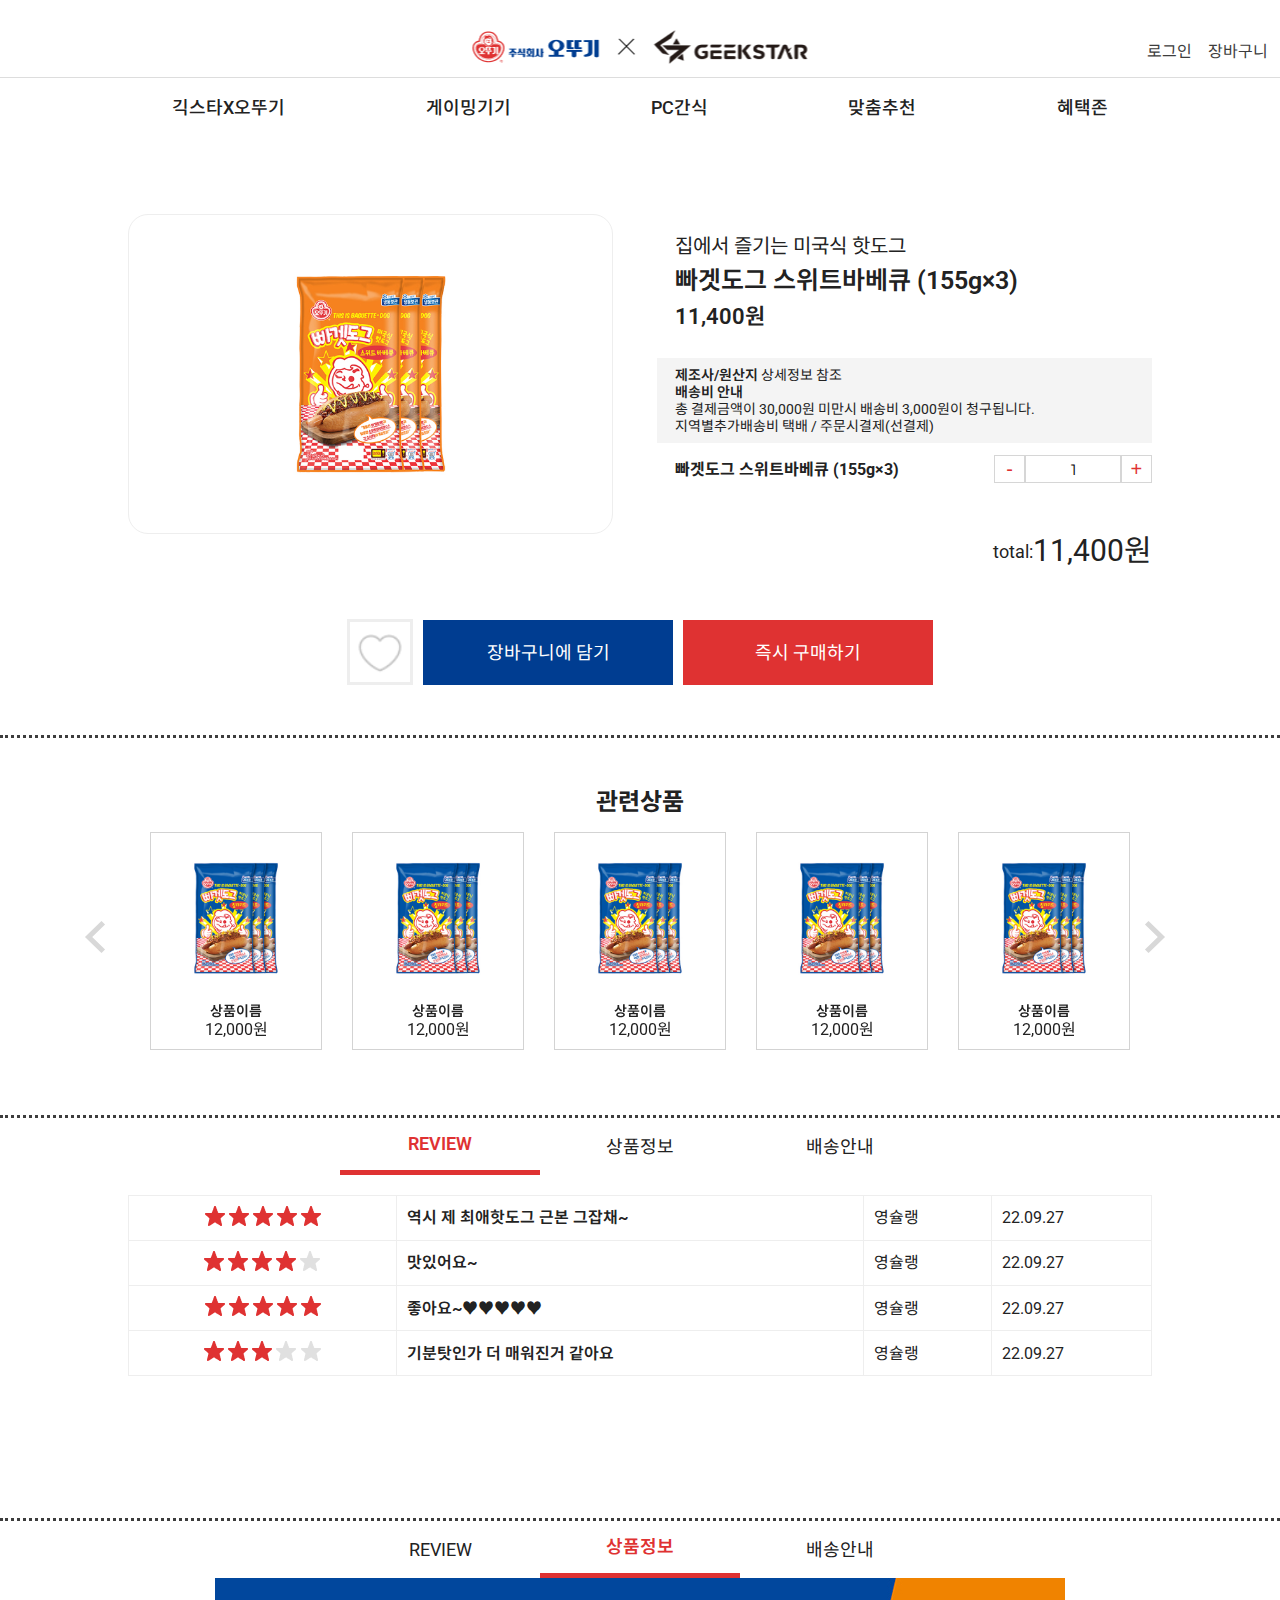
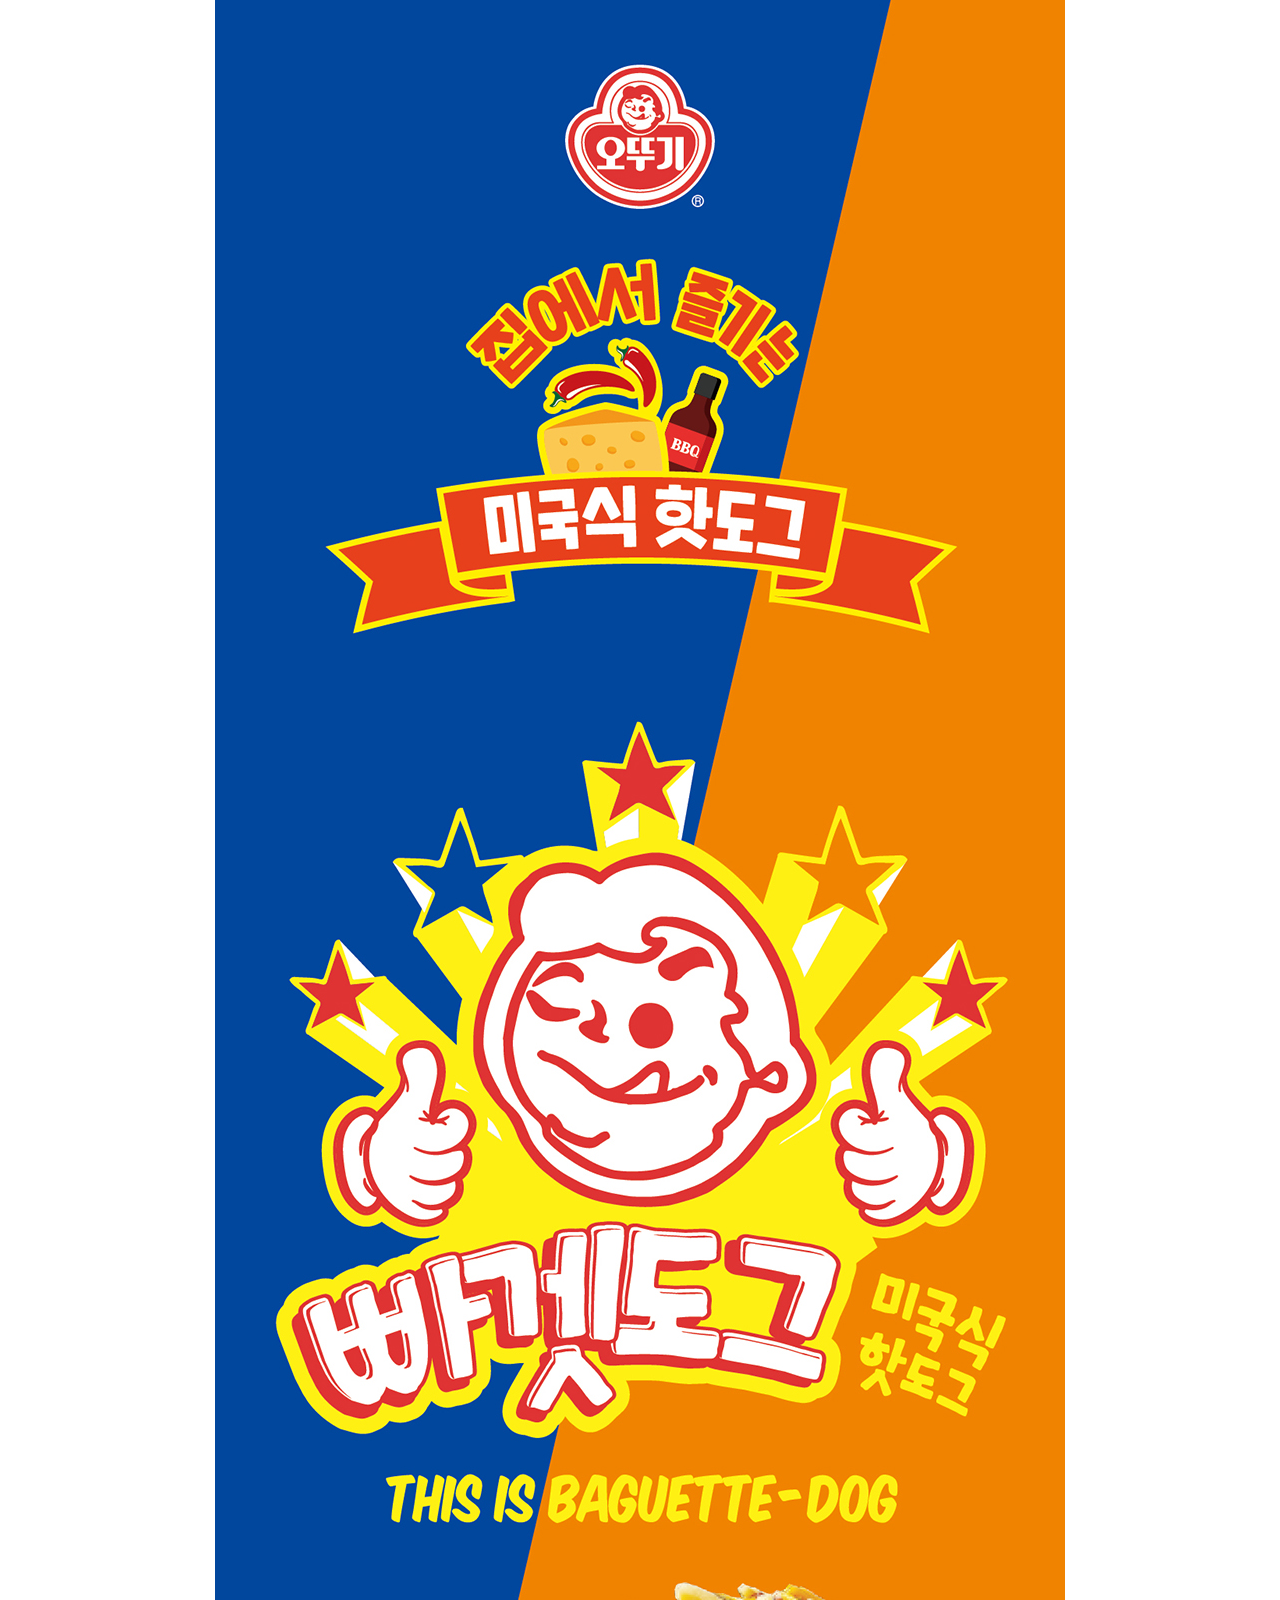
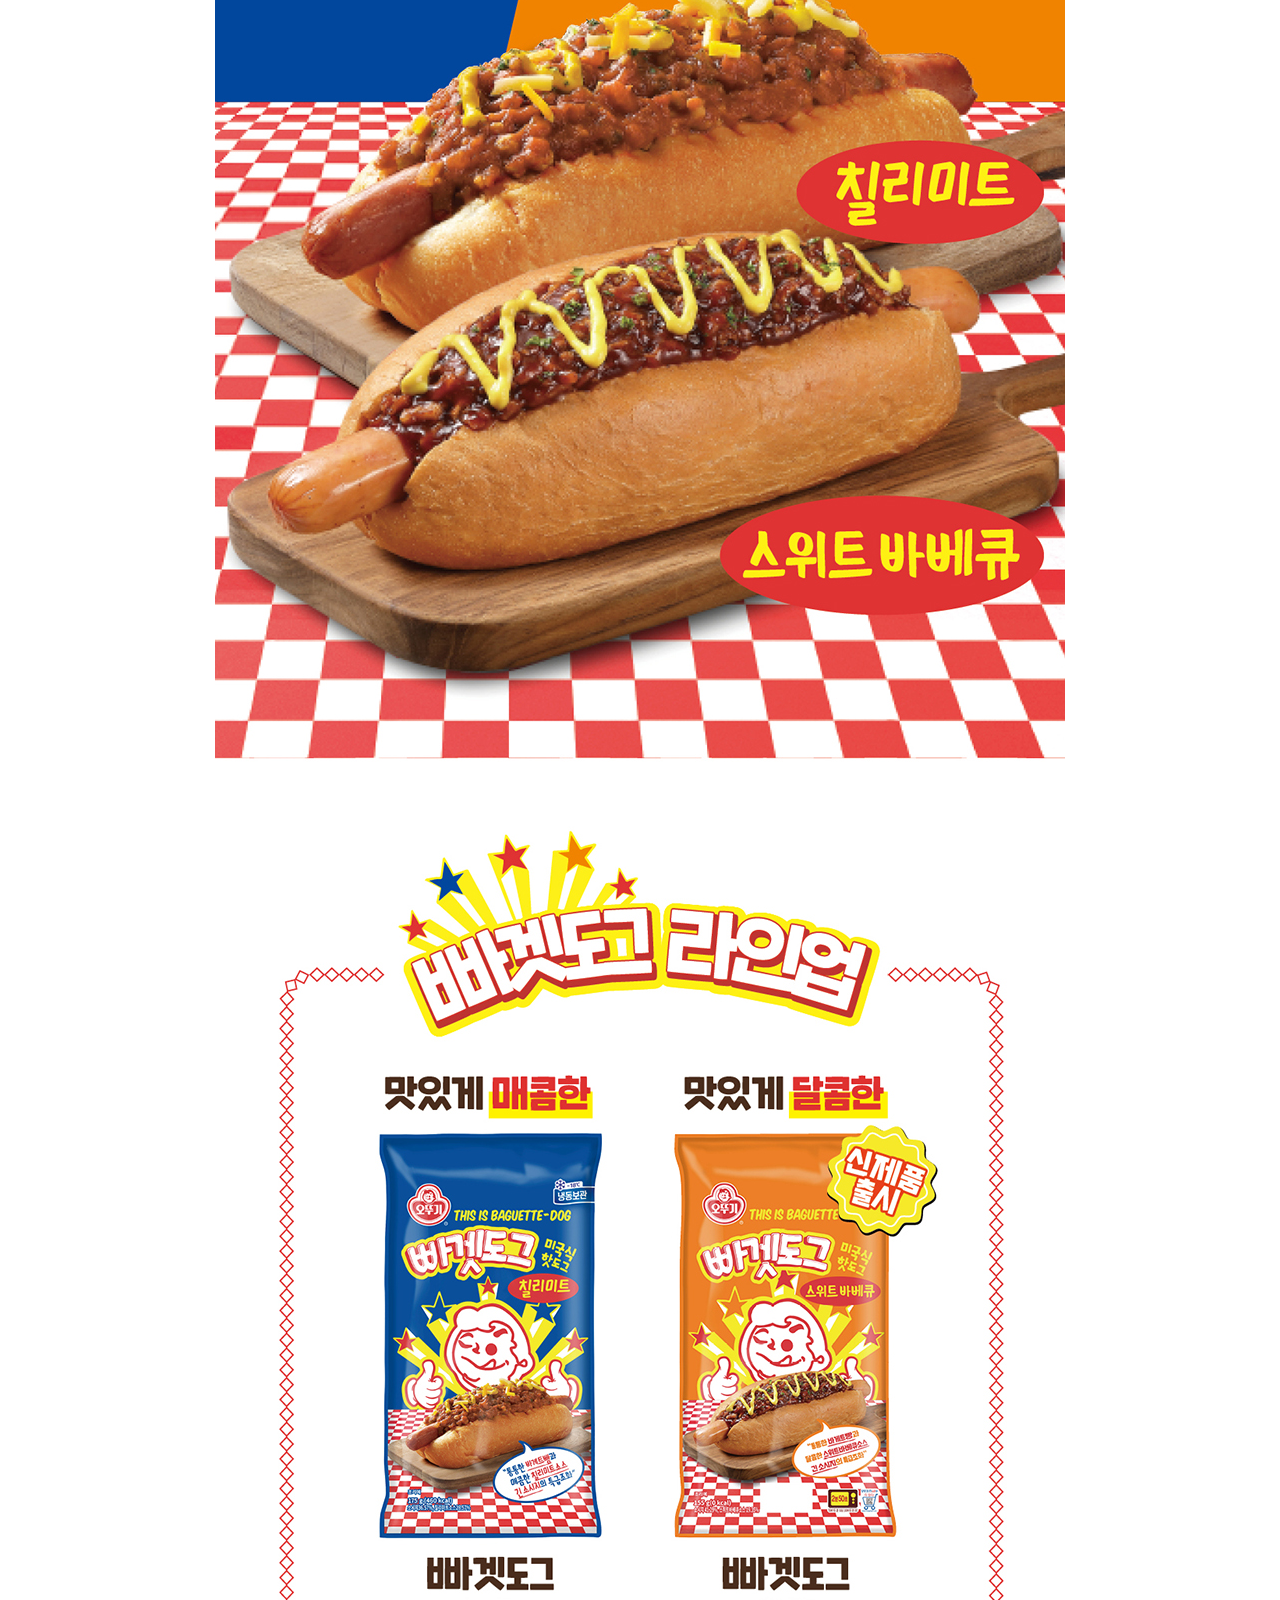
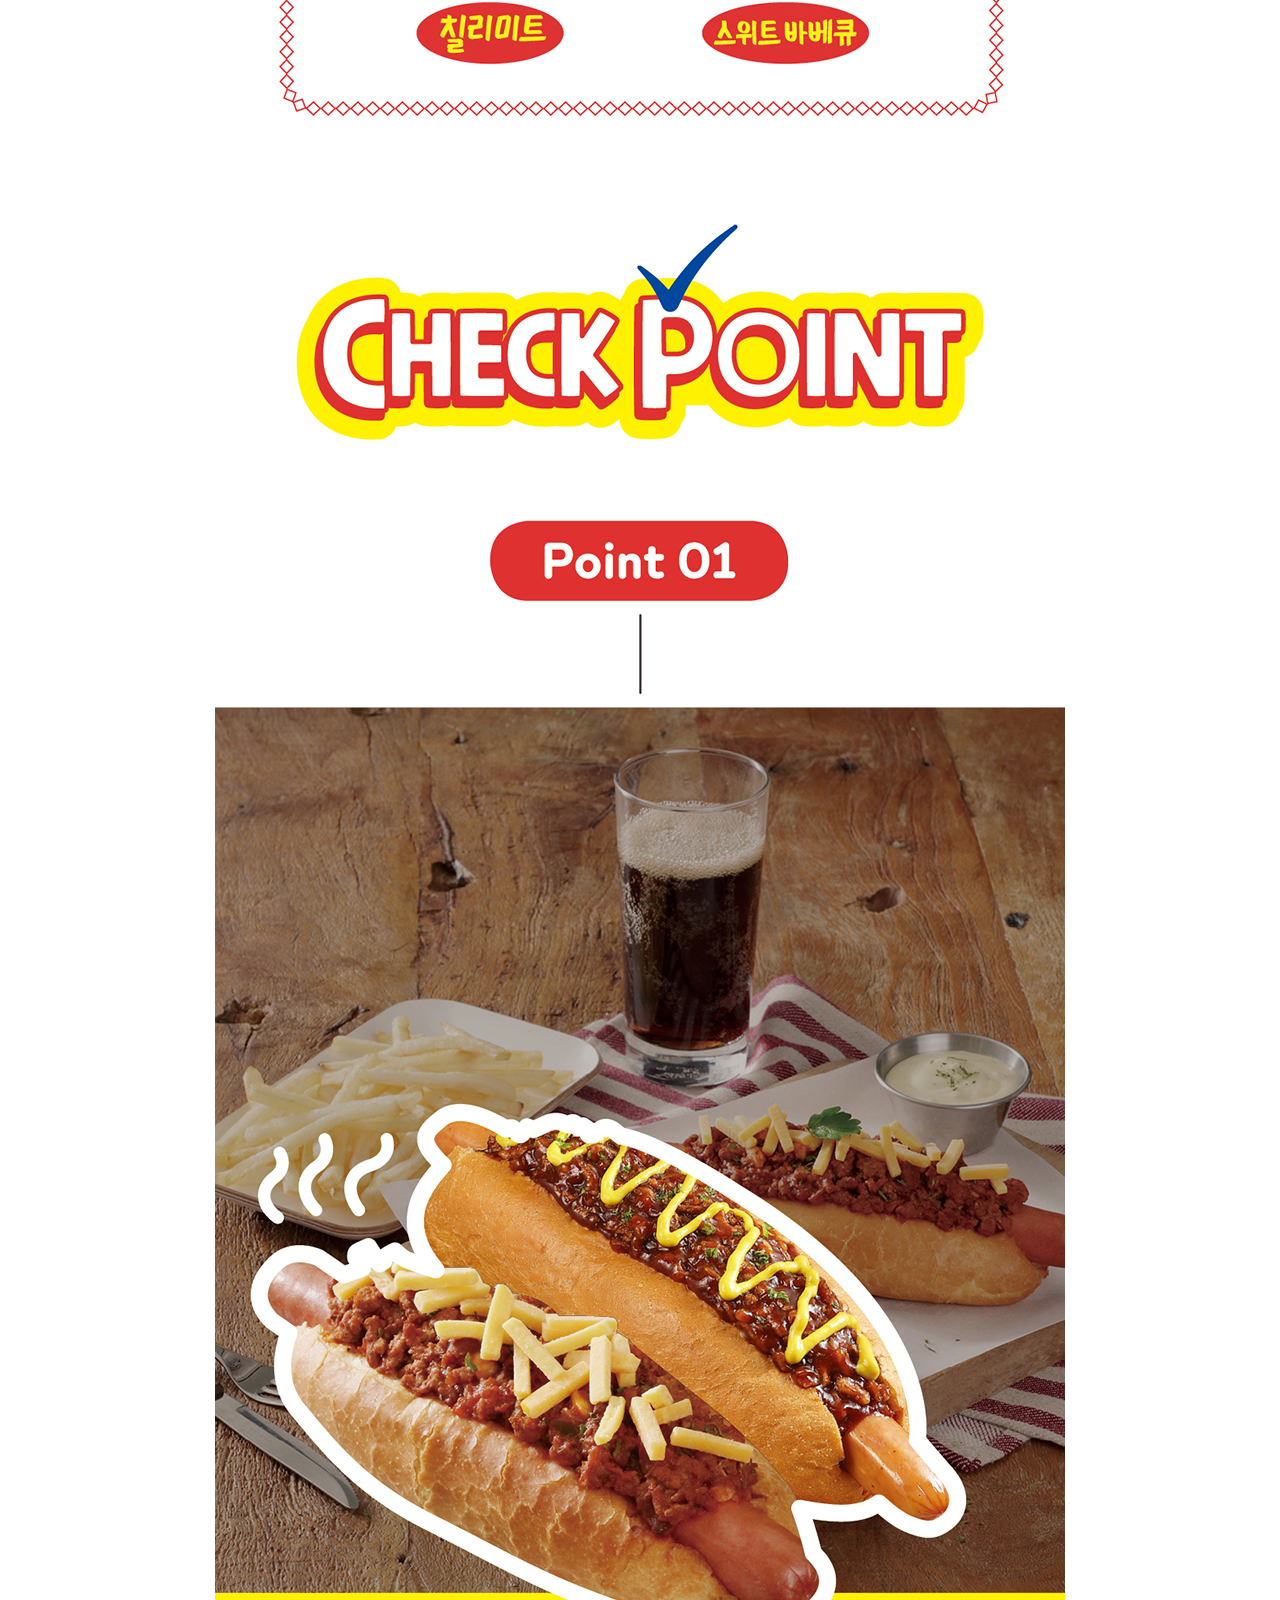
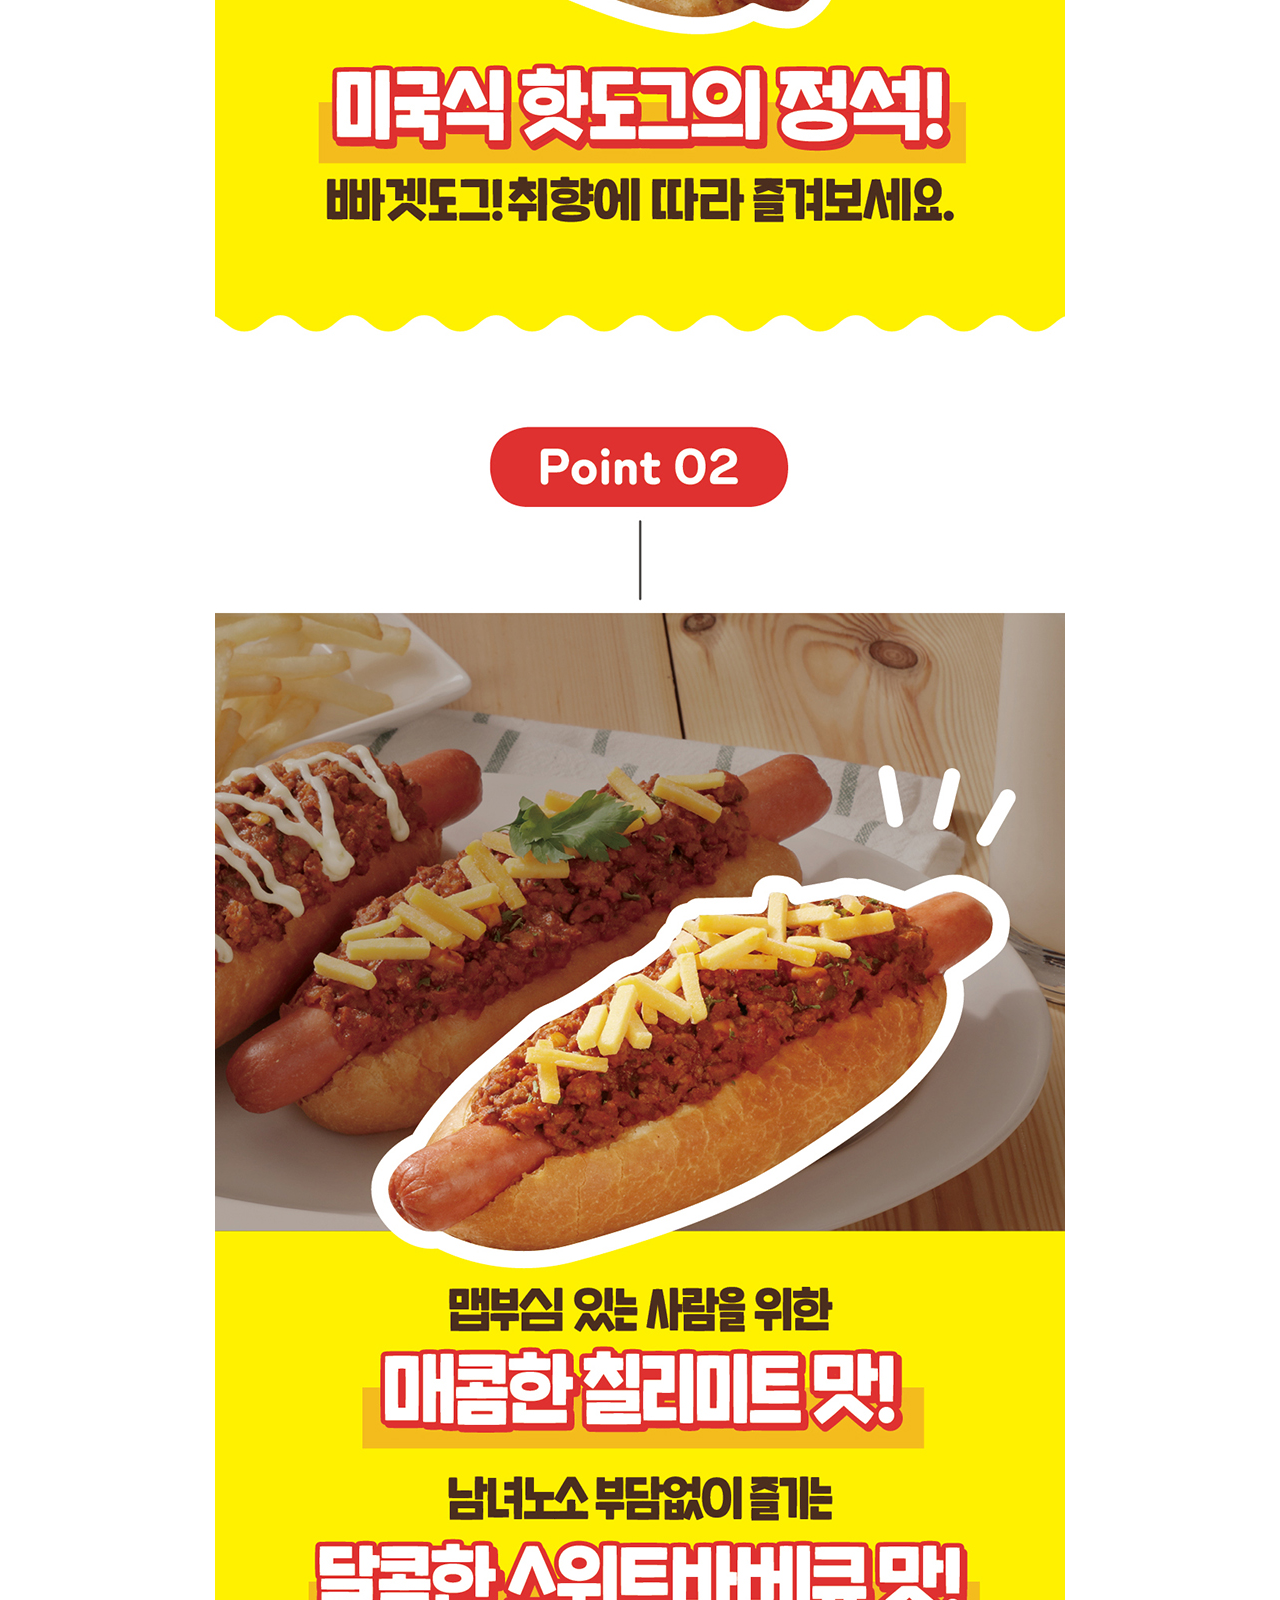
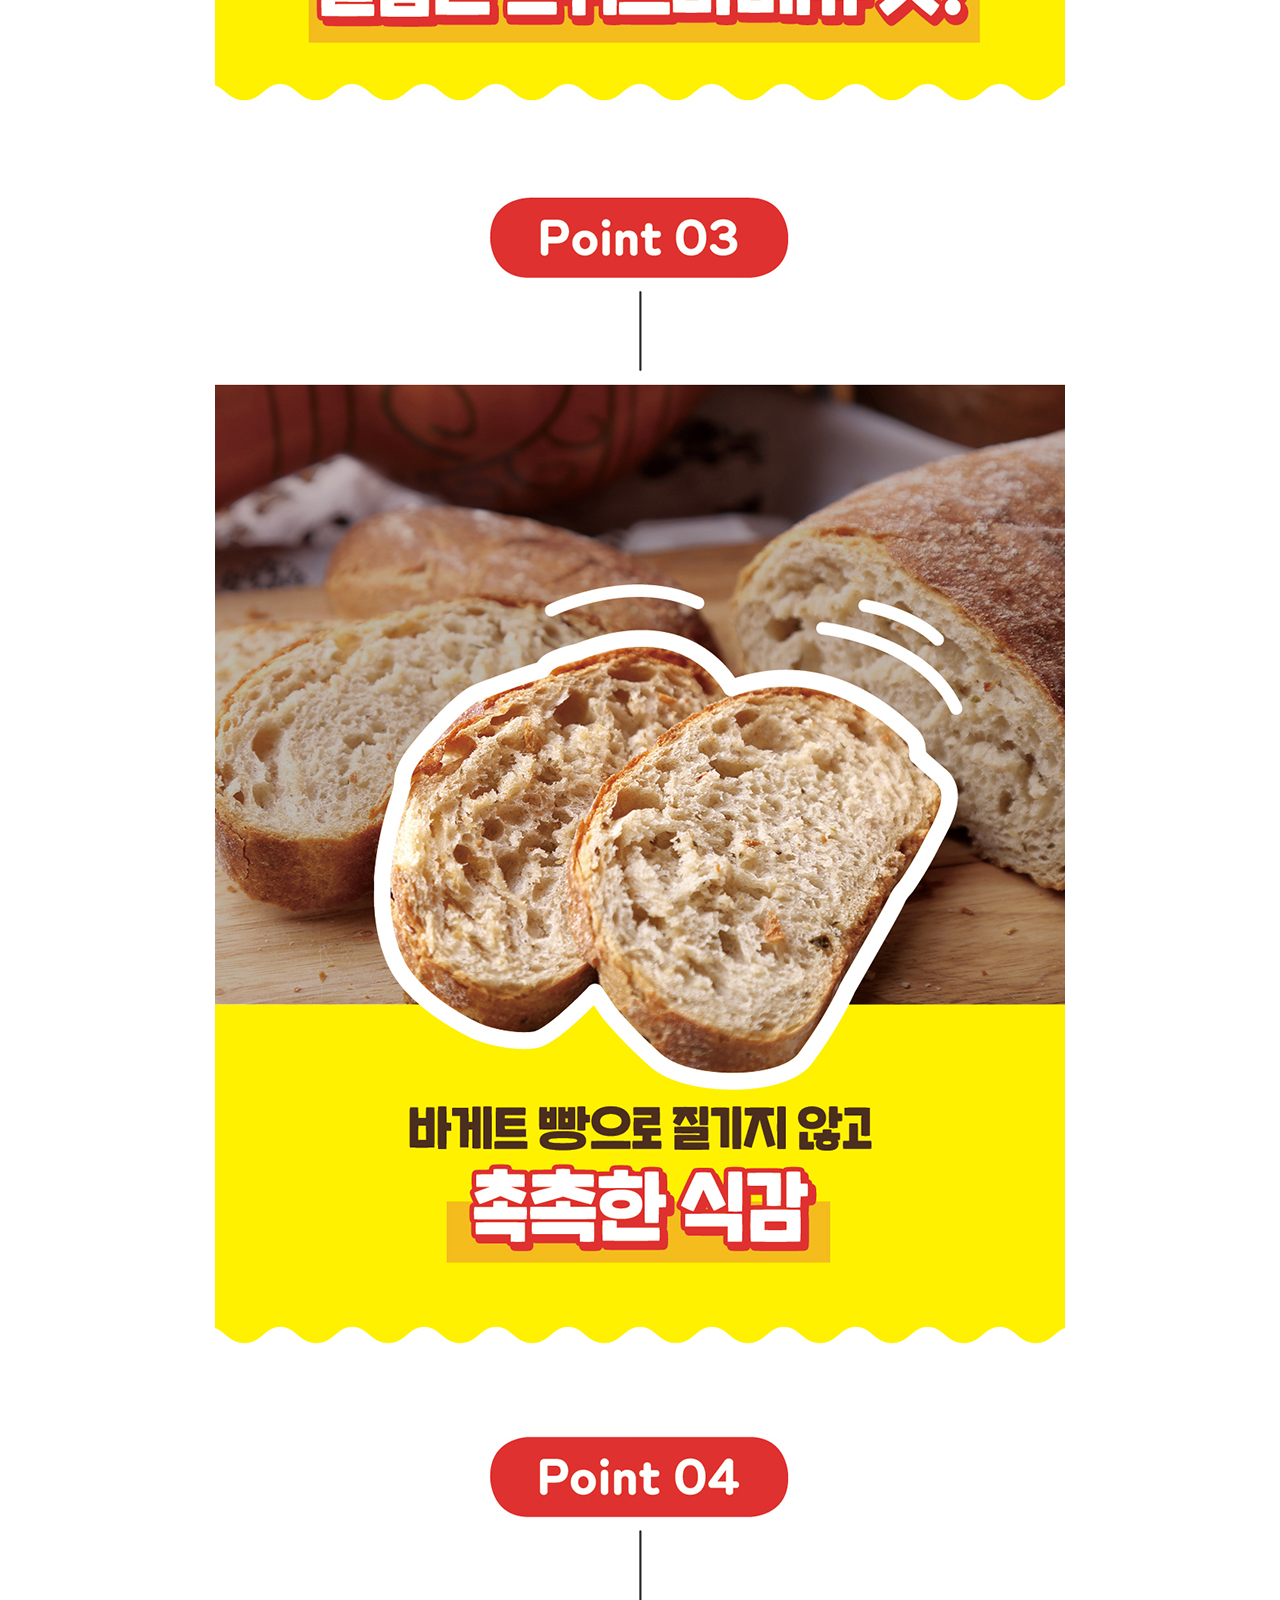
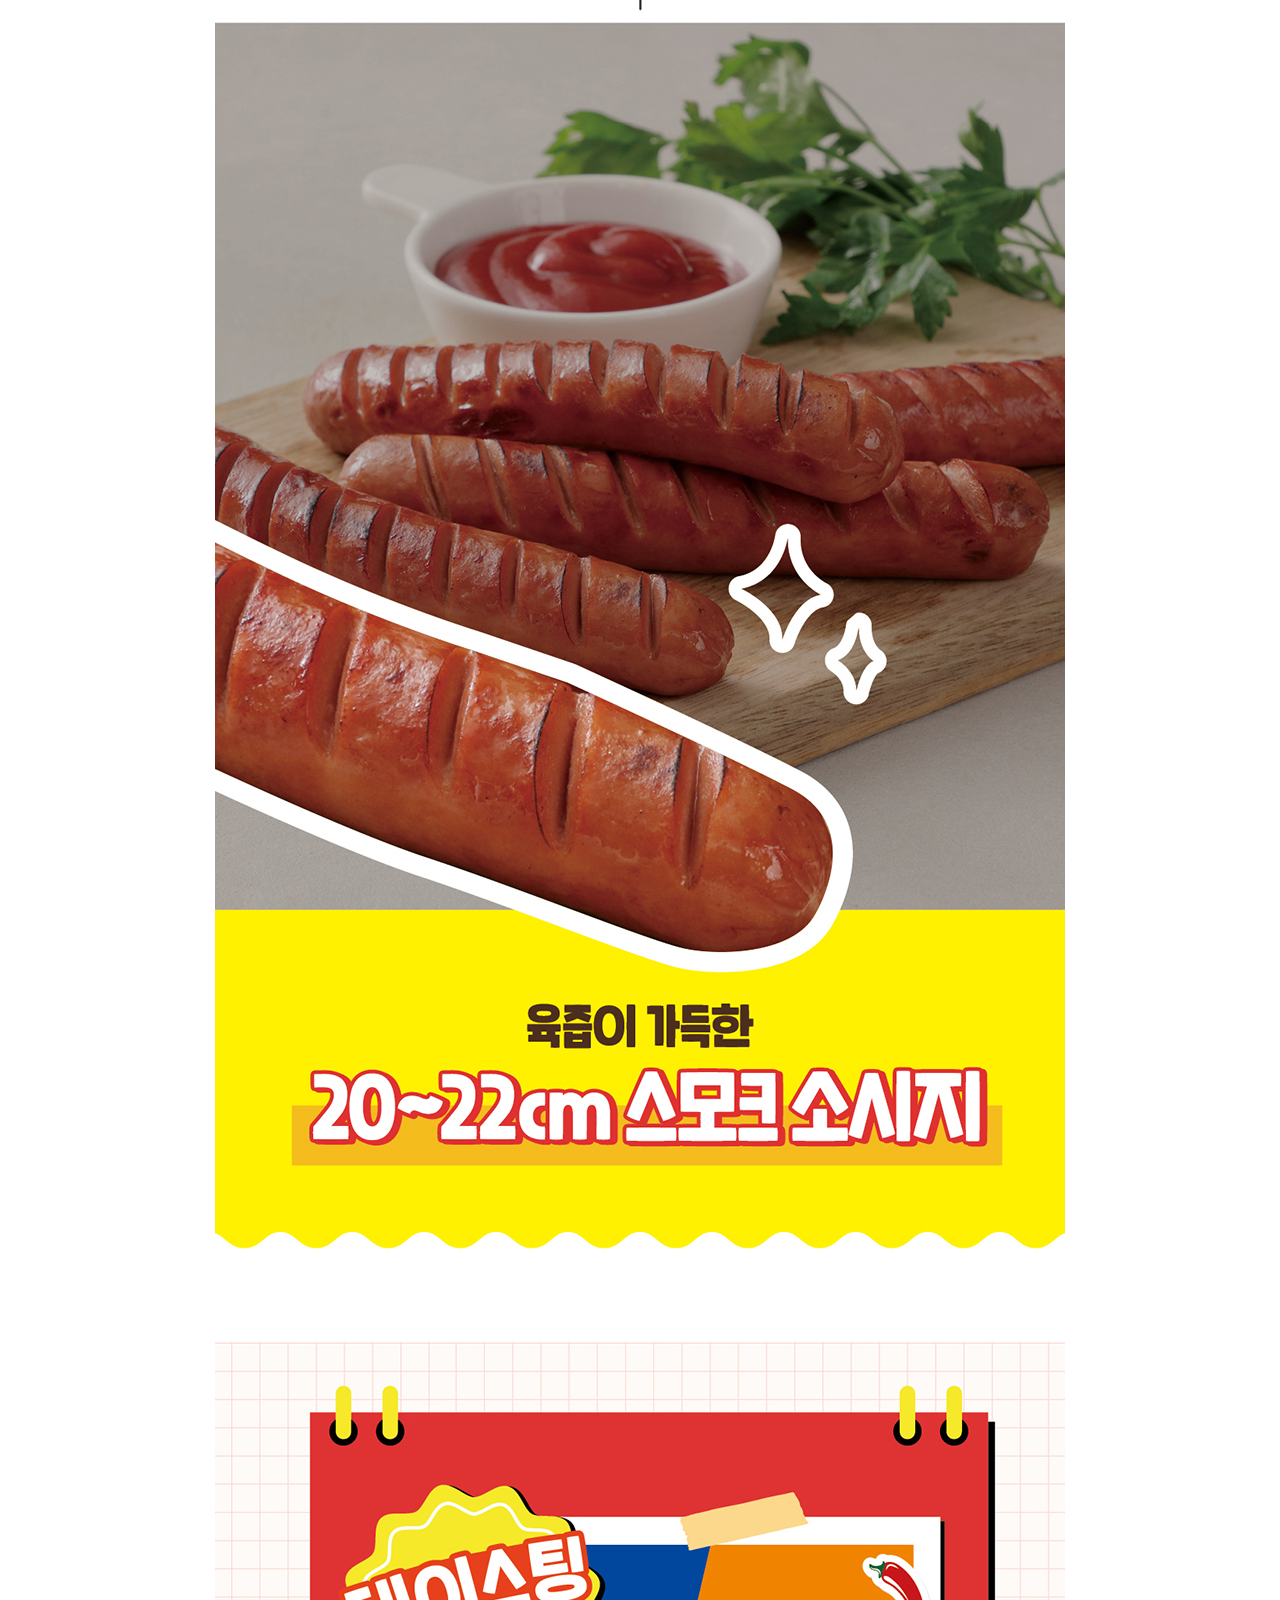
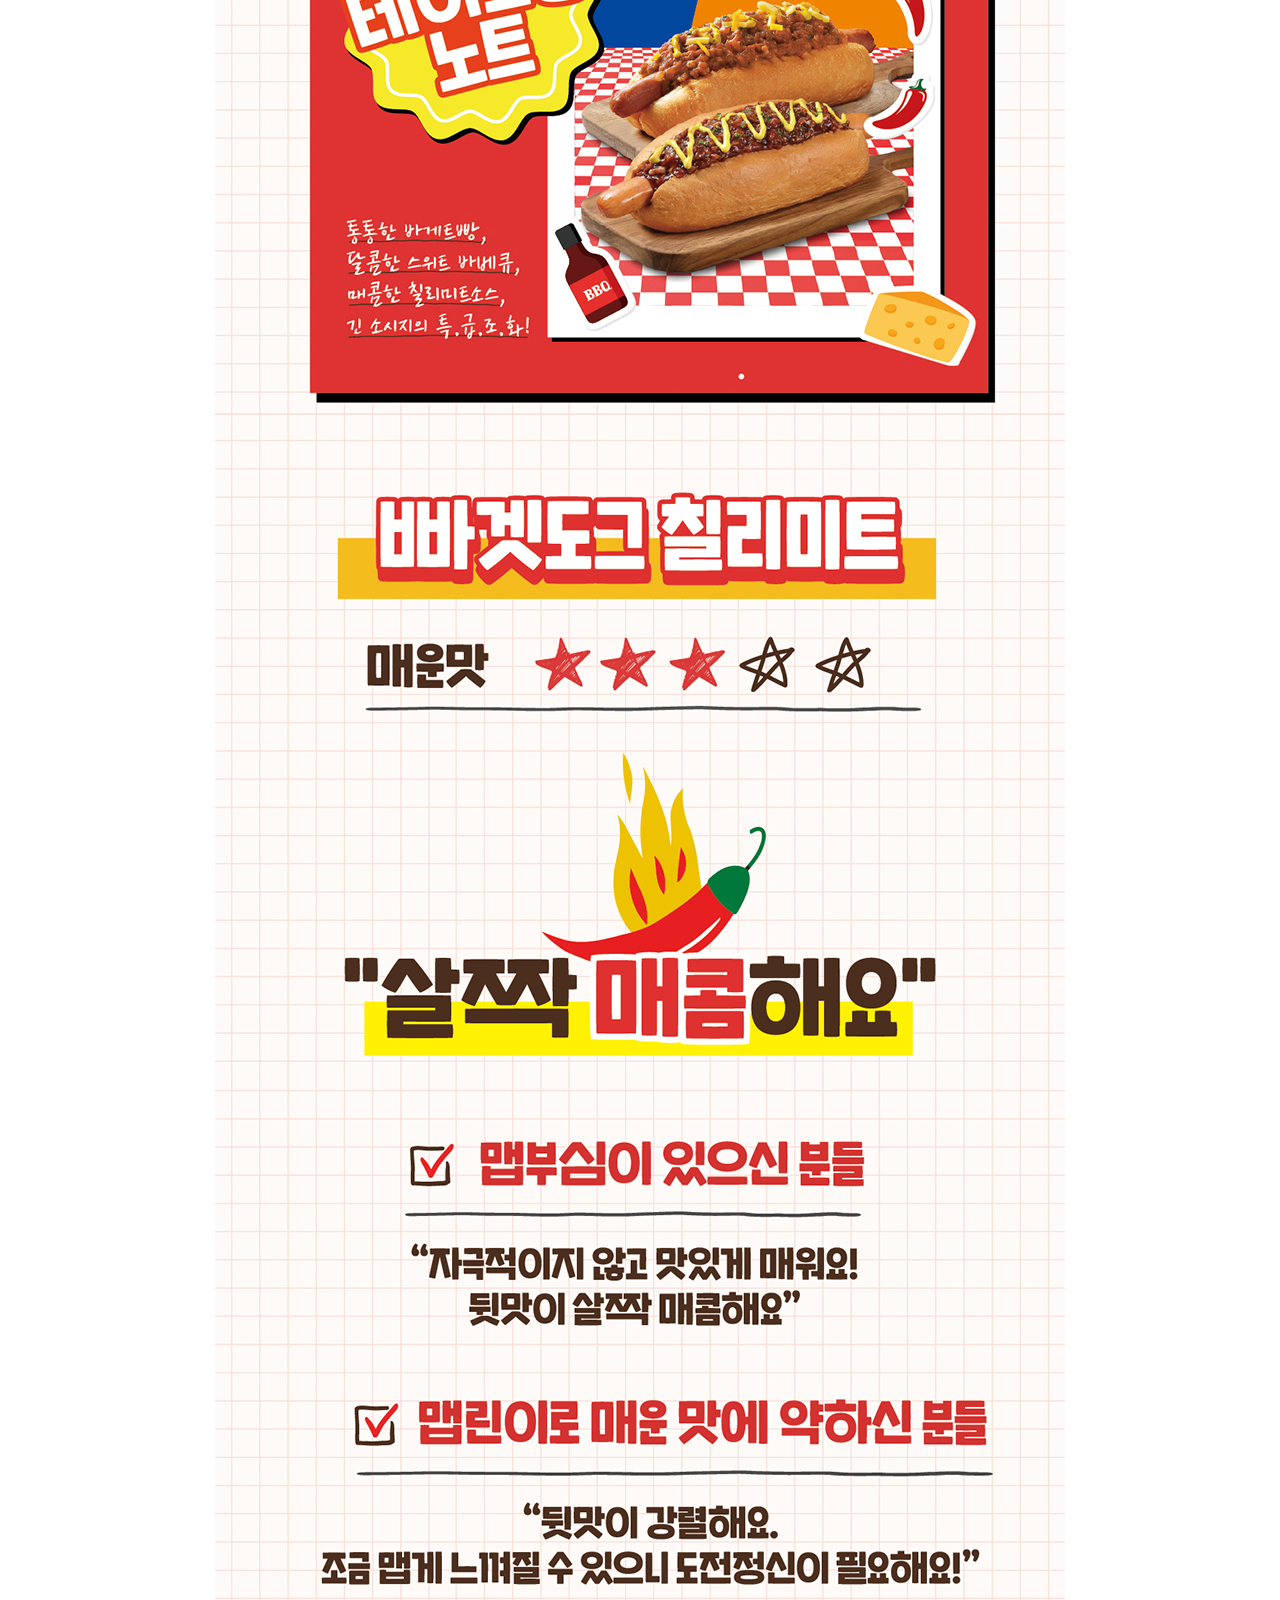
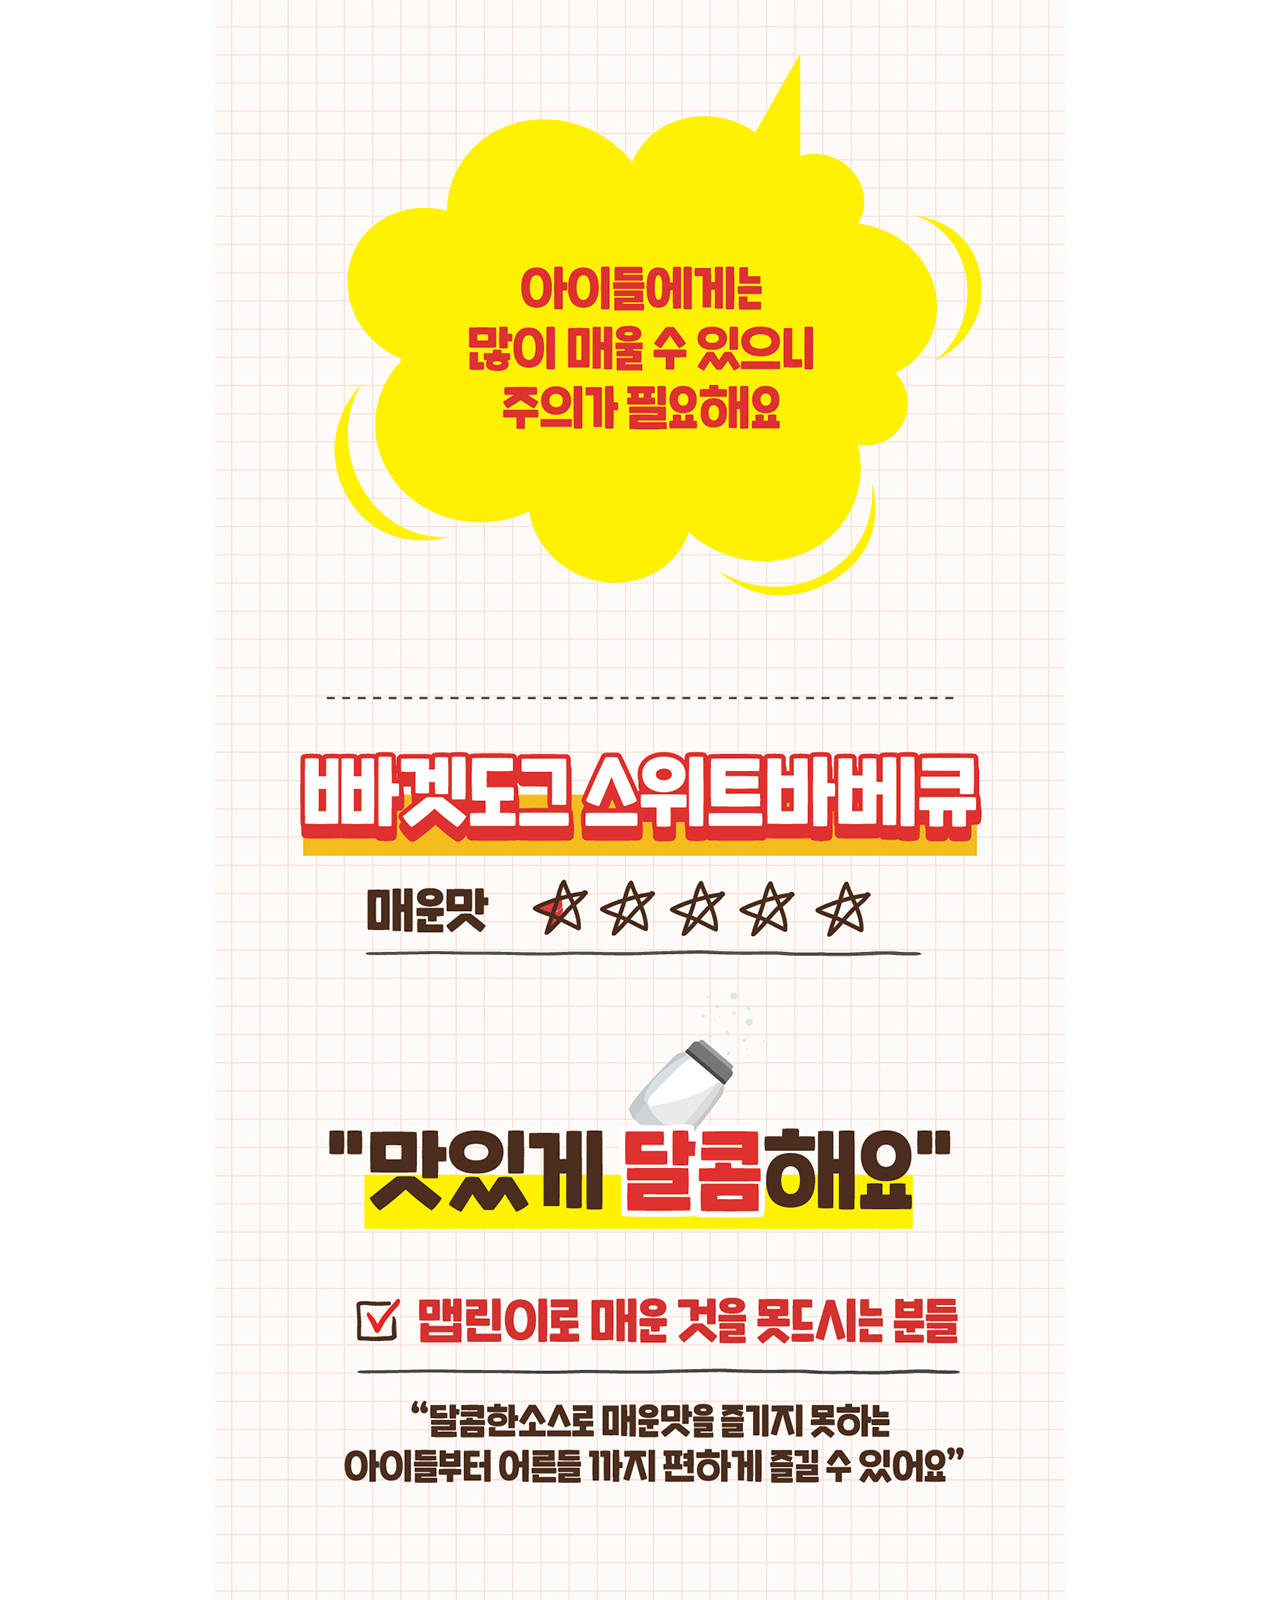
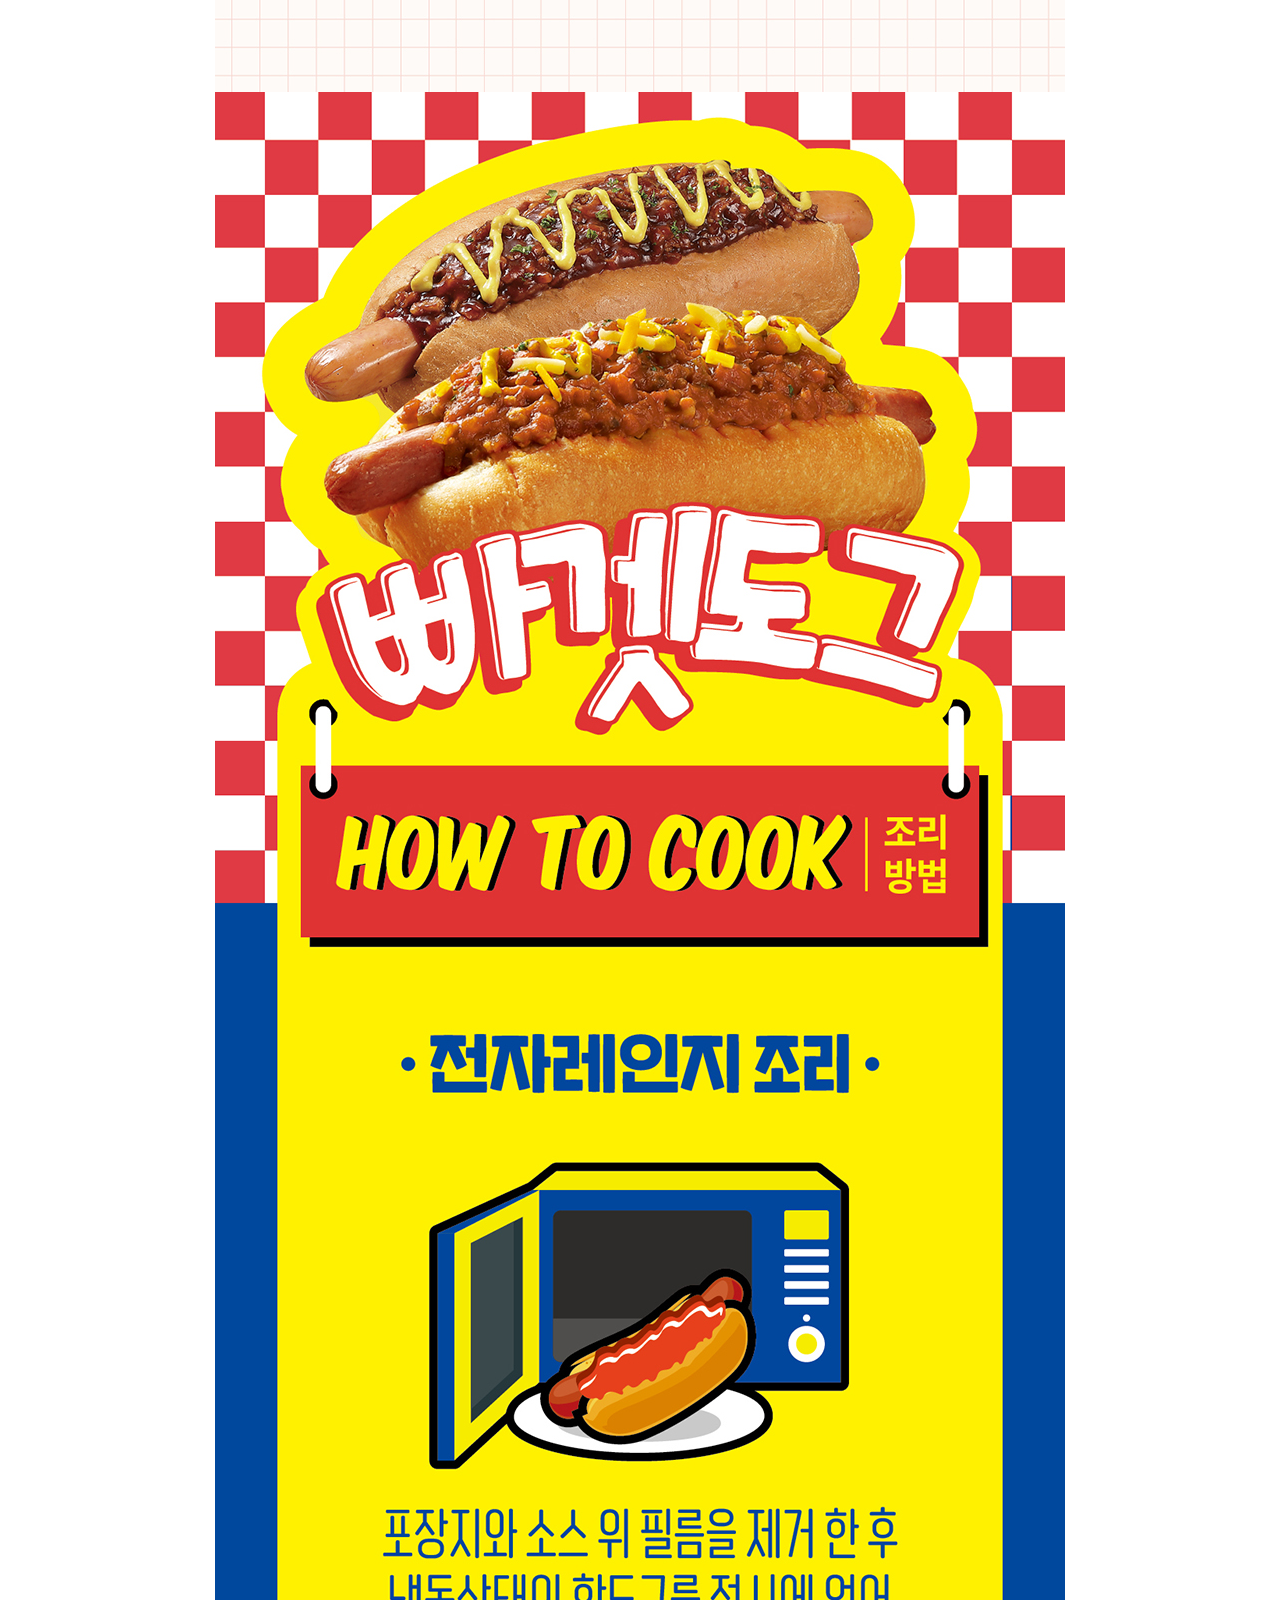
<file: detail.html>
<!doctype html>
<html lang="en">
<head>
    <meta charset="UTF-8">
    <meta name="viewport"
          content="width=device-width, user-scalable=no, initial-scale=1.0, maximum-scale=1.0, minimum-scale=1.0">
    <meta http-equiv="X-UA-Compatible" content="ie=edge">
    <title>상세페이지</title>
    <link rel="stylesheet" href="css/reset.css">
    <link rel="stylesheet" href="css/common.css">
    <link rel="stylesheet" href="css/slick.css">
    <link rel="stylesheet" href="css/xeicon.css">
    <link rel="stylesheet" href="css/detail.css">

</head>
<body>

<!-- Header -->
<header class="header">
    <div class="head-top">
        <h1 class="logo"><a href="index.html"><img src="images/h.logo.png" alt=""></a></h1>
        <nav>
            <a href="log-in.html">로그인</a>
            <a href="cart.html">장바구니</a>
        </nav>
    </div>
    <ul class="gnb pc-view">
        <li><a href="geekXoddugi.html">긱스타X오뚜기</a></li>
        <li><a href="pc-gear.html">게이밍기기</a></li>
        <li><a href="pc-food.html">PC간식</a></li>
        <li><a href="recommend.html">맞춤추천</a></li>
        <li><a href="benefit.html">혜택존</a></li>
    </ul>

    <ul class="gnb mobile">
        <li><a href="geekXoddugi.html">긱뚜기</a></li>
        <li><a href="pc-gear.html">게이밍기기</a></li>
        <li><a href="pc-food.html">PC간식</a></li>
        <li><a href="recommend.html">맞춤추천</a></li>
        <li><a href="benefit.html">혜택존</a></li>
    </ul>
</header>
<!-- Header End  -->


<!-- Main -->
<main class="main">
    <div class="inner">

        <!-- 상품정보 -->
        <section class="information">
            <div class="product-wrap">
                <div class="image"><img src="images/bba1.jpg" alt=""></div>
                <div class="text">
                    <small>집에서 즐기는 미국식 핫도그</small>
                    <h3>빠겟도그 스위트바베큐 (155g×3)</h3>
                    <em>11,400원</em>
                    <div class="ship">
                        <p><span>제조사/원산지</span> 상세정보 참조</p>
                        <p><span>배송비 안내</span> <br>
                            총 결제금액이 30,000원 미만시 배송비 3,000원이 청구됩니다.<br>
                            지역별추가배송비 택배 / 주문시결제(선결제)</p>
                    </div>
                    <div class="total-info">
                        <strong>빠겟도그 스위트바베큐 (155g×3)</strong>
                        <div class="quantity-box">
                            <input type="button" class="down" value="-">
                            <input type="text" class="num" value="1">
                            <input type="button" class="up" value="+">
                        </div>
                    </div>

                    <div class="total-price">
                        <div>total:</div>
                        <div class="price">11,400원</div>
                    </div>
                </div>
            </div>
            <div class="order-button">
                <div class="jjim"><img src="images/heart-icon1.png" alt=""/></div>
                <a href="#">장바구니에 담기</a>
                <a href="#">즉시 구매하기</a>
            </div>
        </section>
        <!-- 상품정보 End -->

        <!-- 관련상품 -->
        <section class="relative">
            <div class="relative-wrap">
                <h2>관련상품</h2>
                <div class="relativeSliderCon">
                    <ul class="relative-Slider">
                        <li class="item">
                            <div><img src="images/food-list-01.jpg" alt=""></div>
                            <em>상품이름</em>
                            <span>12,000원</span>
                        </li>
                        <li class="item">
                            <div><img src="images/food-list-01.jpg" alt=""></div>
                            <em>상품이름</em>
                            <span>12,000원</span>
                        </li>
                        <li class="item">
                            <div><img src="images/food-list-01.jpg" alt=""></div>
                            <em>상품이름</em>
                            <span>12,000원</span>
                        </li>
                        <li class="item">
                            <div><img src="images/food-list-01.jpg" alt=""></div>
                            <em>상품이름</em>
                            <span>12,000원</span>
                        </li>
                        <li class="item">
                            <div><img src="images/food-list-01.jpg" alt=""></div>
                            <em>상품이름</em>
                            <span>12,000원</span>
                        </li>
                        <li class="item">
                            <div><img src="images/food-list-01.jpg" alt=""></div>
                            <em>상품이름</em>
                            <span>12,000원</span>
                        </li>
                        <li class="item">
                            <div><img src="images/food-list-01.jpg" alt=""></div>
                            <em>상품이름</em>
                            <span>12,000원</span>
                        </li>
                        <li class="item">
                            <div><img src="images/food-list-01.jpg" alt=""></div>
                            <em>상품이름</em>
                            <span>12,000원</span>
                        </li>
                    </ul>
                    <div class="btn">
                        <div class="left"><i class="xi-angle-left-min"></i></div>
                        <div class="right"><i class="xi-angle-right-min"></i></div>
                    </div>
                </div>
            </div>
        </section>
        <!-- 관련상품 End -->

        <!-- 리뷰 -->
        <section class="review">
            <nav class="detail-menu">
                <a href="#">REVIEW</a>
                <a href="#">상품정보</a>
                <a href="#">배송안내</a>
            </nav>
            <table class="review-table">
                <thead>
                <th>별점</th>
                <th>내용</th>
                <th>작성자</th>
                <th>날짜</th>
                </thead>
                <tbody>
                <tr>
                    <td class="star">
                        <img src="images/star-icon1.png" alt="">
                        <img src="images/star-icon1.png" alt="">
                        <img src="images/star-icon1.png" alt="">
                        <img src="images/star-icon1.png" alt="">
                        <img src="images/star-icon1.png" alt="">
                    </td>
                    <td class="title">역시 제 최애핫도그 근본 그잡채~</td>
                    <td>영슐랭</td>
                    <td>22.09.27</td>
                </tr>
                <tr class="review-contents">
                    <td colspan="4">
                        리뷰를 굳이 안써도 될만큼 유명한 핫도그지만<br>
                    맛있다앙앙
                    </td>
                </tr>

                <tr>
                    <td class="star">
                        <img src="images/star-icon1.png" alt="">
                        <img src="images/star-icon1.png" alt="">
                        <img src="images/star-icon1.png" alt="">
                        <img src="images/star-icon1.png" alt="">
                        <img src="images/star-icon2.png" alt="">
                    </td>
                    <td class="title">맛있어요~</td>
                    <td>영슐랭</td>
                    <td>22.09.27</td>
                </tr>
                <tr class="review-contents">
                    <td colspan="4">
                        여기가 혹시 미국인가요? 미국안가도 되는 맛이에요!<br>
                        제 버킷리스트중에 미국가기 있었는데 필요 없어졌어요<br>
                        평생 변하지 않고 함께해요~!
                    </td>
                </tr>
                <tr>
                    <td class="star">
                        <img src="images/star-icon1.png" alt="">
                        <img src="images/star-icon1.png" alt="">
                        <img src="images/star-icon1.png" alt="">
                        <img src="images/star-icon1.png" alt="">
                        <img src="images/star-icon1.png" alt="">
                    </td>
                    <td class="title">좋아요~♥♥♥♥♥</td>
                    <td>영슐랭</td>
                    <td>22.09.27</td>
                </tr>
                <tr class="review-contents">
                    <td colspan="4">
                        맛있어요! 굳굳!
                    </td>
                </tr>

                <tr>
                    <td class="star">
                        <img src="images/star-icon1.png" alt="">
                        <img src="images/star-icon1.png" alt="">
                        <img src="images/star-icon1.png" alt="">
                        <img src="images/star-icon2.png" alt="">
                        <img src="images/star-icon2.png" alt="">
                    </td>
                    <td class="title">기분탓인가 더 매워진거 같아요</td>
                    <td>영슐랭</td>
                    <td>22.09.27</td>
                </tr>
                <tr class="review-contents">
                    <td colspan="4">
                       제가 매운거 좋아하는지 어떻게 아셨어요?<br>
                        뚜기음식은 진짜 믿고 먹어요~! 홍홍<br>
                    </td>
                </tr>


                </tbody>
            </table>
        </section>
        <!-- 리뷰 End-->


        <!-- 상품정보 -->
        <section class="goods-detail">
            <nav class="detail-menu">
                <a href="#">REVIEW</a>
                <a href="#">상품정보</a>
                <a href="#">배송안내</a>
            </nav>


            <div class="detail-image">
                <img src="images/baguettedog%201.jpg" alt="">
                <img src="images/baguettedog%202-2.jpg" alt="">
                <img src="images/baguettedog%203.jpg" alt="">
                <img src="images/baguettedog%204.jpg" alt="">
                <img src="images/baguettedog%205.jpg" alt="">
                <img src="images/baguettedog%206.jpg" alt="">
                <img src="images/baguettedog%207-1.jpg" alt="">
            </div>
        </section>



        <section class="delivery">
            <nav class="detail-menu">
                <a href="#">REVIEW</a>
                <a href="#">상품정보</a>
                <a href="#">배송안내</a>
            </nav>
            <div class="detail-image">
                <img src="images/pro_detail_guide.jpg" alt="">
            </div>
        </section>
    </div>
</main>
<!-- Main End -->

<!-- Footer -->
<footer class="footer">

    <div class="footer-top">
        <div class="inner">
            <h1 class="footer-logo"><img src="images/f.logo.png"></h1>
            <nav>
                <a href="#">개인정보 처리방침</a>
                <a href="#">이용약관</a>
                <a href="#">이메일 무단수집거부</a>
                <a href="#">대량주문문의</a>
                <a href="#">온라인팀에 연락</a>
            </nav>
        </div>
        <div class="footer-bottom">
            <div class="inner">
                <div class="footer-left">
                    <strong class="call">
                        1522-5224
                    </strong>
                    <span>오전 10시 ~ 오후 5시</span>
                </div>
                <div class="footer-right">
                    <p>(주)메가쓰리팝X오뚜기 대표번호:1522-5224 <br>
                        프로젝트명 : 긱뚜기 콜라보 판매샵 사업자 등록번호 : 000-00-000000<br>
                        통신판매업신고번호 :2022-경기김포-1234<br>
                        copyright (c) geekddugir.co.kr all rights reserved.
                    </p>
                </div>
            </div>
        </div>
    </div>
</footer>
<!-- Footer End -->


<script src="js/jquery-3.6.0.min.js"></script>
<script src="js/slick.min.js"></script>
<script src="js/detail.js"></script>


</body>
</html>
</file>
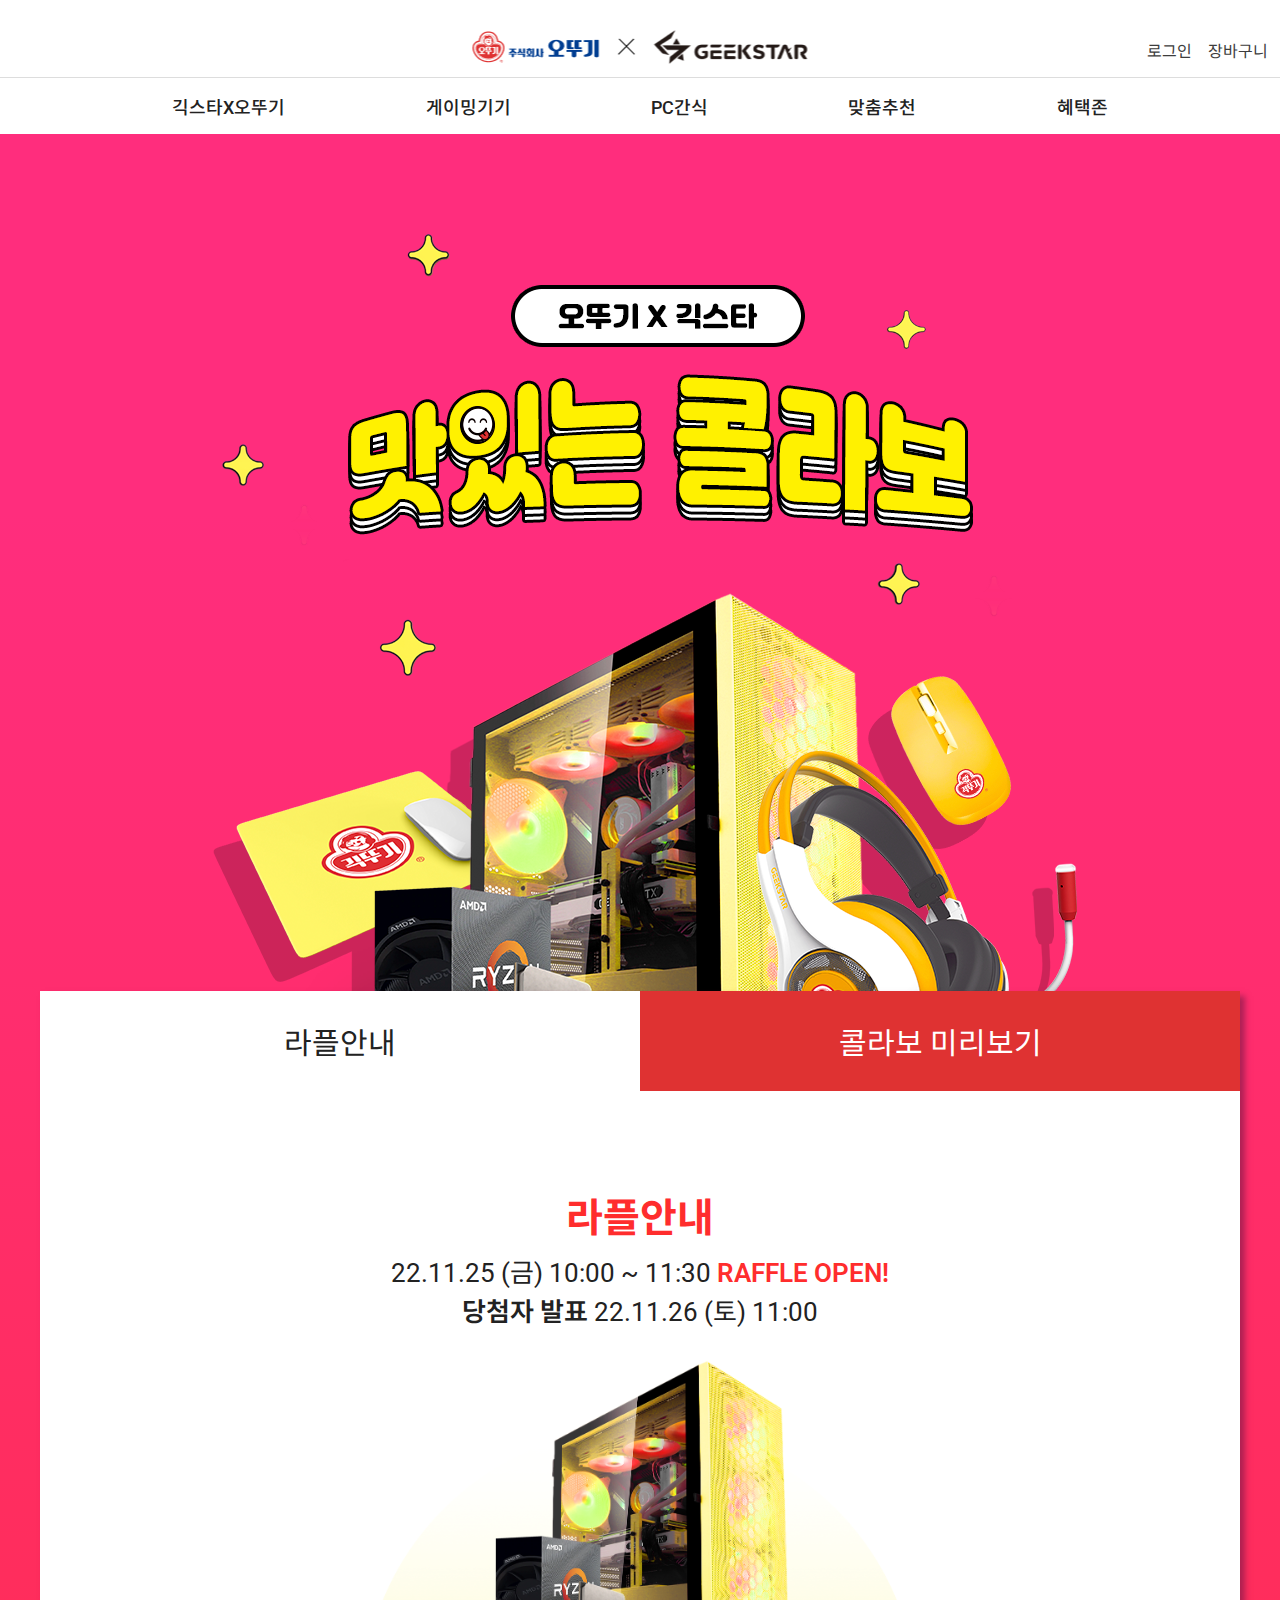
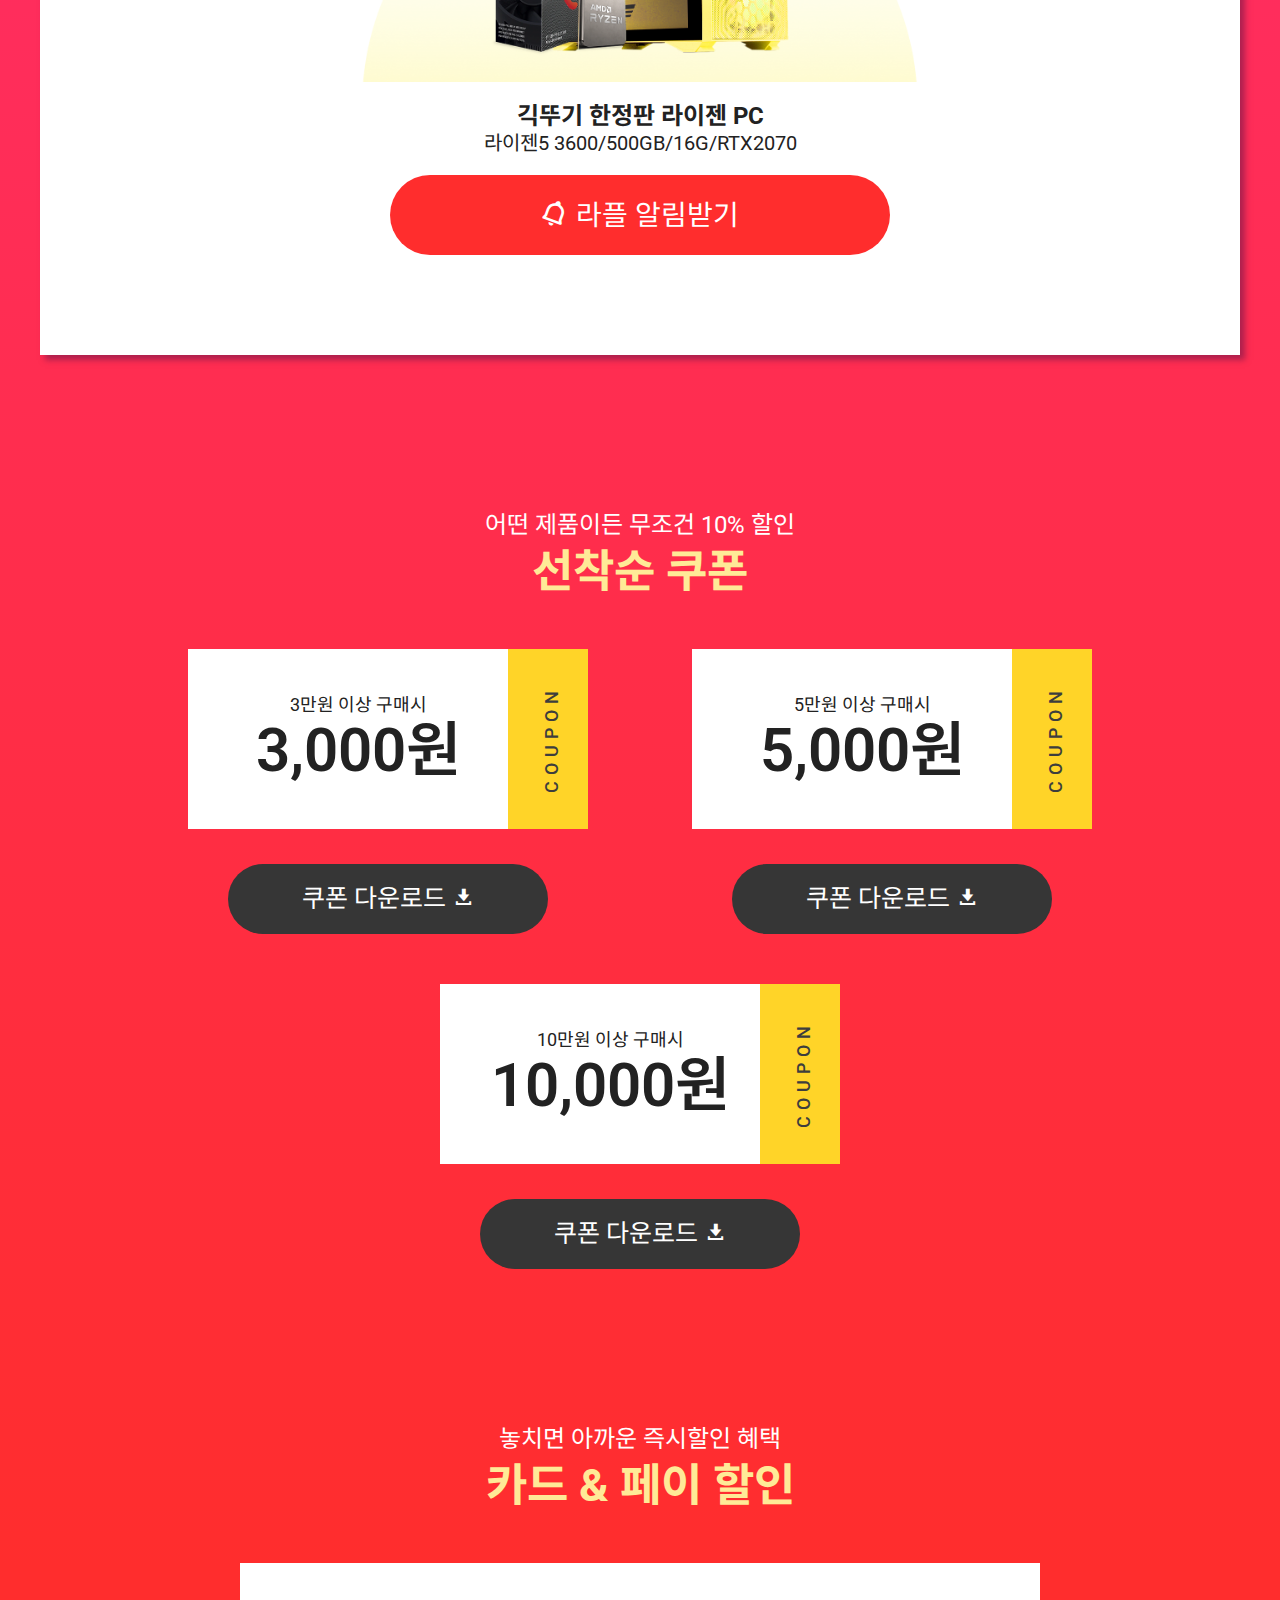
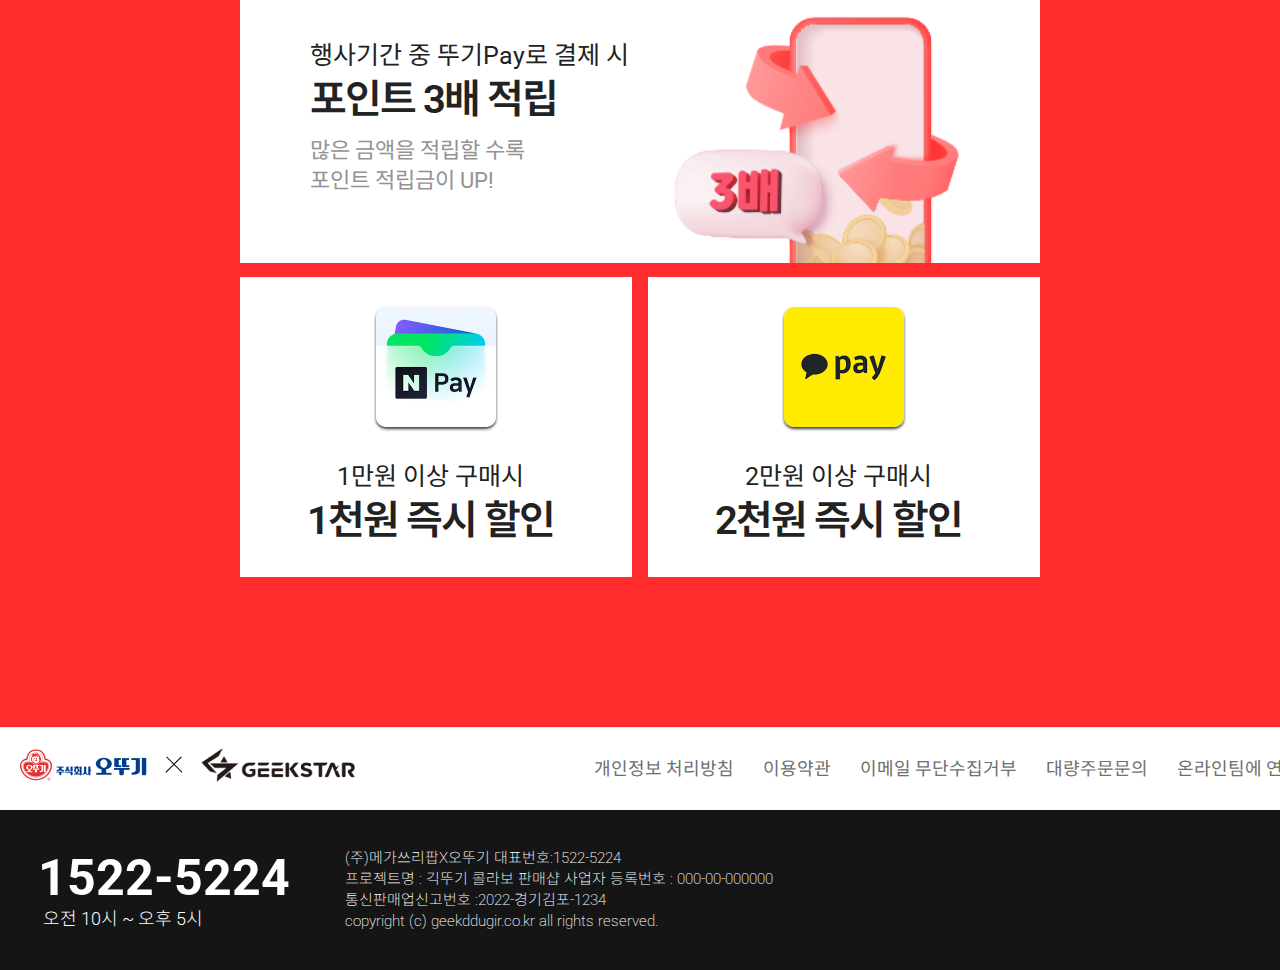
<file: geekXoddugi.html>
<!doctype html>
<html lang="en">
<head>
    <meta charset="UTF-8">
    <meta name="viewport"
          content="width=device-width, user-scalable=no, initial-scale=1.0, maximum-scale=1.0, minimum-scale=1.0">
    <meta http-equiv="X-UA-Compatible" content="ie=edge">
    <title>긱스타X오뚜기</title>
    <link rel="stylesheet" href="css/reset.css">
    <link rel="stylesheet" href="css/slick.css">
    <link rel="stylesheet" href="css/xeicon.css">
    <link rel="stylesheet" href="css/common.css">
    <link rel="stylesheet" href="css/geekXoddugi.css">

</head>
<body>

<!-- Header -->
<header class="header">
    <div class="head-top">
        <h1 class="logo"><a href="index.html"><img src="images/h.logo.png" alt=""></a></h1>
        <nav>
            <a href="log-in.html">로그인</a>
            <a href="cart.html">장바구니</a>
        </nav>
    </div>
    <ul class="gnb pc-view">
        <li><a href="geekXoddugi.html">긱스타X오뚜기</a></li>
        <li><a href="pc-gear.html">게이밍기기</a></li>
        <li><a href="pc-food.html">PC간식</a></li>
        <li><a href="recommend.html">맞춤추천</a></li>
        <li><a href="benefit.html">혜택존</a></li>
    </ul>

    <ul class="gnb mobile">
        <li><a href="geekXoddugi.html">긱뚜기</a></li>
        <li><a href="pc-gear.html">게이밍기기</a></li>
        <li><a href="pc-food.html">PC간식</a></li>
        <li><a href="recommend.html">맞춤추천</a></li>
        <li><a href="benefit.html">혜택존</a></li>
    </ul>
</header>
<!-- Header End  -->

<!-- Main -->
<main class="main">
    <div class="max-inner">
        <section class="visual">
            <div class="top-img"><img src="images/delicious_bg.png" alt=""></div>
            <div class="tab-con">
                <ul class="event-menu">
                    <li data-id="#tab1" class="active">라플안내</li>
                    <li data-id="#tab2">콜라보 미리보기</li>
                </ul>
                <div class="tabs">
                    <div id="tab1" class="tab-item active">
                        <h2>라플안내</h2>
                        <p>
                            22.11.25 (금) 10:00 ~ 11:30 <span class="red">RAFFLE OPEN!</span><br>
                            <span>당첨자 발표</span> 22.11.26 (토) 11:00
                        </p>
                        <img src="images/raffle2.png" alt="">
                        <strong>긱뚜기 한정판 라이젠 PC</strong>
                        <small>라이젠5 3600/500GB/16G/RTX2070</small>
                        <button><a href="#"> <i class="xi-bell-o"></i> 라플 알림받기</a></button>
                    </div>

                    <div id="tab2"  class="tab-item">
                        <h2>긱뚜기 콜라보</h2>
                        <p>
                            제품 미리보기
                        </p>
                        <ul class="list-con">
                            <li>
                                <a class="list">
                                    <div class="img"><img src="images/PC-list-01.png" alt=""></div>
                                    <div class="name"><strong>[긱뚜기]GK87 게임용<br> 텐키리스 기계식 키보드</strong></div>
                                    <div class="price"><p>88,000원</p></div>
                                </a>
                            </li>

                            <li>
                                <a class="list">
                                    <div class="img"><img src="images/PC-list-06.png" alt=""></div>
                                    <div class="name"><strong>[긱뚜기] GWM100<br>옵티컬 무선 마우스</strong></div>
                                    <div class="price"><p>12,000원</p></div>
                                </a>
                            </li>

                            <li>
                                <a class="list">
                                    <div class="img"><img src="images/PC-list-10.png" alt=""></div>
                                    <div class="name"><strong>[긱뚜기]GH600 7.1<br>
                                        진동 LED 게이밍 헤드셋</strong></div>
                                    <div class="price"><p>88,000원</p></div>
                                </a>
                            </li>

                            <li>
                                <a class="list">
                                    <div class="img"><img src="images/PC-list-16.png" alt=""></div>
                                    <div class="name"><strong>[긱뚜기]GK87 게임용<br> 텐키리스 기계식 키보드</strong></div>
                                    <div class="price"><p>88,000원</p></div>
                                </a>
                            </li>
                            <li>
                                <a class="list">
                                    <div class="img"><img src="images/PC-list-23.png" alt=""></div>
                                    <div class="name"><strong>[긱뚜기]GK87 게임용<br> 텐키리스 기계식 키보드</strong></div>
                                    <div class="price"><p>88,000원</p></div>
                                </a>
                            </li>
                        </ul>

                        <button><a href="#"> 전체 제품 보러가기</a></button>

                    </div>
                </div>
            </div>
        </section>

        <!--        coupon section        -->
        <section class="coupon">
            <span> 어떤 제품이든 무조건 10% 할인</span>
            <h2>선착순 쿠폰</h2>

            <div class="coupon-wrap">
                <div class="inner">
                    <div class="coupon-con">
                        <div class="coupon-zone">
                            <span>coupon</span>
                            <small>3만원 이상 구매시</small>
                            <div>3,000원</div>
                        </div>
                        <div class="coupon-btn">
                            <a href="#">쿠폰 다운로드 <i class="xi-download"></i></a>

                        </div>
                    </div>
                    <div class="coupon-con">
                        <div class="coupon-zone">
                            <span>coupon</span>
                            <small>5만원 이상 구매시</small>
                            <div>5,000원</div>
                        </div>
                        <div class="coupon-btn">
                            <a href="#">쿠폰 다운로드 <i class="xi-download"></i></a>
                        </div>
                    </div>
                    <br>
                    <div class="coupon-con">
                        <div class="coupon-zone">
                            <span>coupon</span>
                            <small>10만원 이상 구매시</small>
                            <div>10,000원</div>
                        </div>
                        <div class="coupon-btn">
                            <a href="#">쿠폰 다운로드 <i class="xi-download"></i></a>
                        </div>
                    </div>


                </div>

            </div>

        </section>
        <!--        coupon section end       -->
        <!--        card benefit section        -->
        <section class="card-benefit">
            <span> 놓치면 아까운 즉시할인 혜택</span>
            <h2>카드 & 페이 할인</h2>
            <div class="card-wrap">
                <div class="card-con line1">
                    <div class="desc">
                        <span>행사기간 중 뚜기Pay로 결제 시</span>
                        <em>포인트 3배 적립</em>
                        <small>많은 금액을 적립할 수록 <br>
                            포인트 적립금이 UP!</small>
                    </div>
                    <div class="side"><img src="images/treble.png" alt=""></div>
                </div>

                <div class="line2">
                    <div class="card-con">
                        <div class="side-2"><img src="images/unnamed.webp" alt=""></div>

                        <div class="desc">
                            <span>1만원 이상 구매시</span>
                            <em>1천원 즉시 할인</em>
                        </div>
                    </div>

                    <div class="card-con">
                        <div class="side-2"><img src="images/kakao.webp" alt=""></div>
                        <div class="desc">
                            <span>2만원 이상 구매시</span>
                            <em>2천원 즉시 할인</em>
                        </div>
                    </div>
                </div>


            </div>



        </section>
        <!--        card benefit section end       -->



    </div>
</main>

<!-- Main End -->

<!-- Footer -->
<footer class="footer">

    <div class="footer-top">
        <div class="inner">
            <h1 class="footer-logo"><img src="images/f.logo.png"></h1>
            <nav>
                <a href="#">개인정보 처리방침</a>
                <a href="#">이용약관</a>
                <a href="#">이메일 무단수집거부</a>
                <a href="#">대량주문문의</a>
                <a href="#">온라인팀에 연락</a>
            </nav>
        </div>
        <div class="footer-bottom">
            <div class="inner">
                <div class="footer-left">
                    <strong class="call">
                        1522-5224
                    </strong>
                    <span>오전 10시 ~ 오후 5시</span>
                </div>
                <div class="footer-right">
                    <p>(주)메가쓰리팝X오뚜기 대표번호:1522-5224 <br>
                        프로젝트명 : 긱뚜기 콜라보 판매샵 사업자 등록번호 : 000-00-000000<br>
                        통신판매업신고번호 :2022-경기김포-1234<br>
                        copyright (c) geekddugir.co.kr all rights reserved.
                    </p>
                </div>
            </div>
        </div>
    </div>
</footer>
<!-- Footer End -->


<script src="js/jquery-3.6.0.min.js"></script>
<script src="js/event.js"></script>
</body>
</html>
</file>
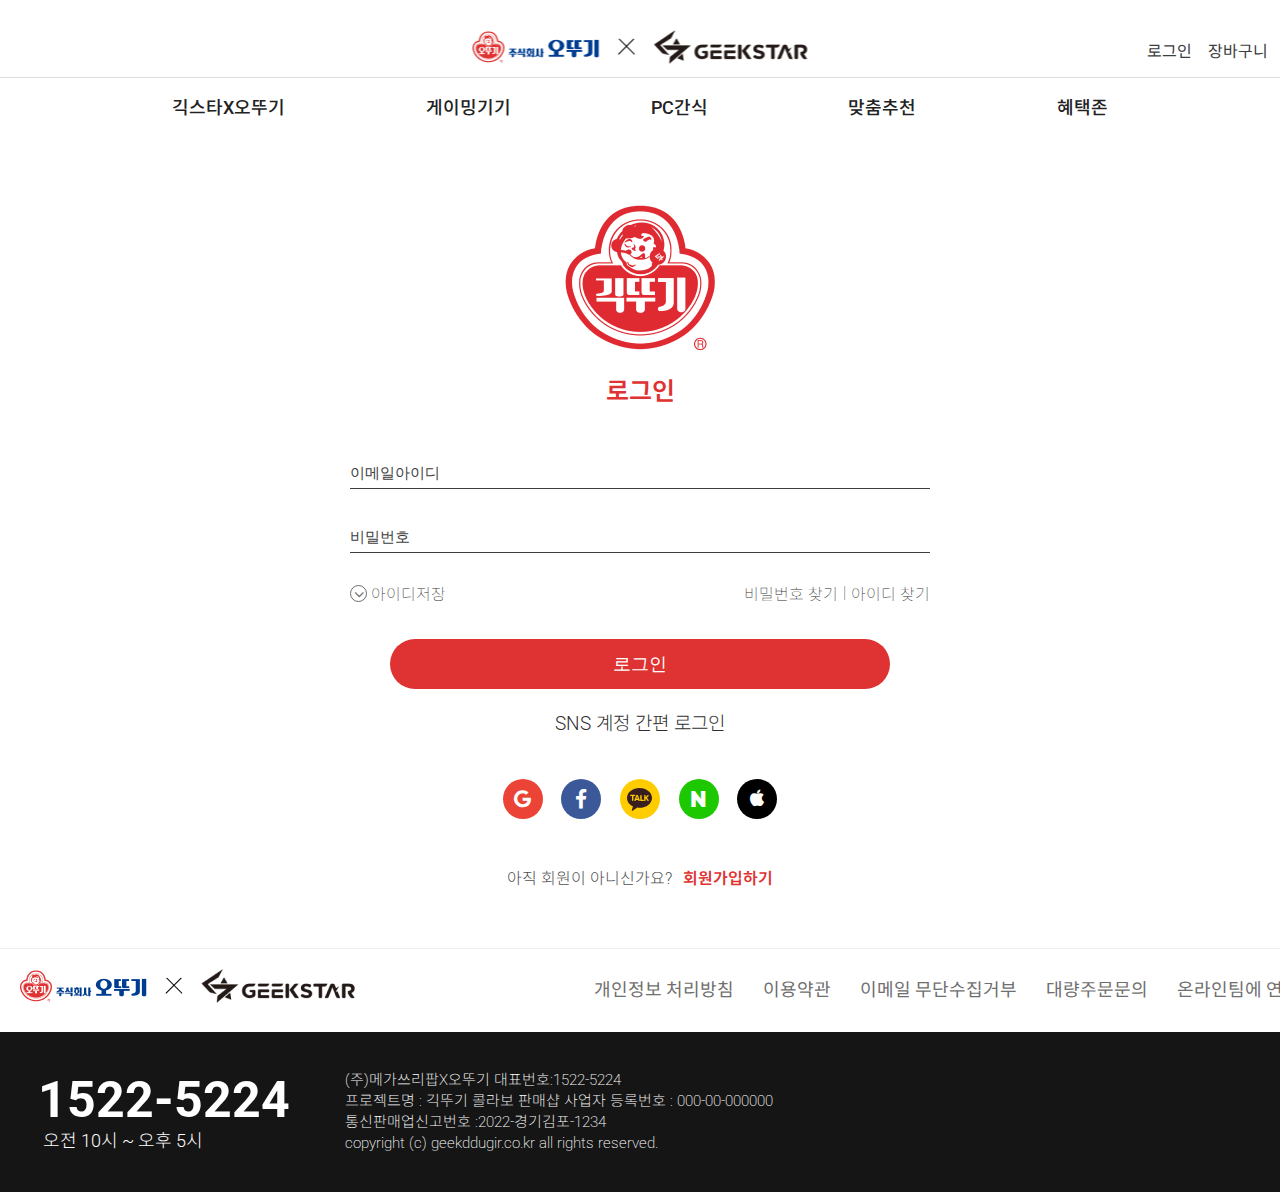
<file: log-in.html>
<!doctype html>
<html lang="en">
<head>
    <meta charset="UTF-8">
    <meta name="viewport"
          content="width=device-width, user-scalable=no, initial-scale=1.0, maximum-scale=1.0, minimum-scale=1.0">
    <meta http-equiv="X-UA-Compatible" content="ie=edge">
    <title>로그인</title>
    <link rel="stylesheet" href="css/reset.css">
    <link rel="stylesheet" href="css/common.css">
    <link rel="stylesheet" href="https://cdnjs.cloudflare.com/ajax/libs/font-awesome/4.7.0/css/font-awesome.css">
    <link rel="stylesheet" href="css/log-in.css">
</head>
<body>
<!-- Header -->
<header class="header">
    <div class="head-top">
        <h1 class="logo"><a href="index.html"><img src="images/h.logo.png" alt=""></a></h1>
        <nav>
            <a href="log-in.html">로그인</a>
            <a href="cart.html">장바구니</a>
        </nav>
    </div>
    <ul class="gnb pc-view">
        <li><a href="geekXoddugi.html">긱스타X오뚜기</a></li>
        <li><a href="pc-gear.html">게이밍기기</a></li>
        <li><a href="pc-food.html">PC간식</a></li>
        <li><a href="recommend.html">맞춤추천</a></li>
        <li><a href="benefit.html">혜택존</a></li>
    </ul>

    <ul class="gnb mobile">
        <li><a href="geekXoddugi.html">긱뚜기</a></li>
        <li><a href="pc-gear.html">게이밍기기</a></li>
        <li><a href="pc-food.html">PC간식</a></li>
        <li><a href="recommend.html">맞춤추천</a></li>
        <li><a href="benefit.html">혜택존</a></li>
    </ul>
</header>
<!-- Header End  -->

<!-- Main -->
<main class="login-con">
    <form class="login">
        <img src="images/logo.png" alt="">
        <h2>로그인</h2>
        <div class="login-top">
            <div class="item">
                <input type="email" placeholder="이메일아이디">
            </div>

            <div class="item">
                <input type="password" placeholder="비밀번호">
            </div>
        </div>


        <div class="login-bottom">
            <!--        <i class="fa fa-angle-down" aria-hidden="true">-->

            <input id="chkID" type="checkbox">
            <label for="chkID">
                <i class="fa fa-angle-down" aria-hidden="true"></i> 아이디저장
            </label>

            <div>
                <a href="#">아이디 찾기</a><span>|</span><a href="#">비밀번호 찾기</a>
            </div>
        </div>
        <button>로그인</button>

        <h3>SNS 계정 간편 로그인</h3>

        <!--        <i class="fa fa-comment" aria-hidden="true"></i> 카톡-->
        <!--        <i class="fa fa-facebook" aria-hidden="true"></i> 페북-->
        <!--        <i class="fa fa-google" aria-hidden="true"></i>구글-->

        <ul class="sns-icon">
            <li class="google"><a href="#"><i class="fa fa-google"></i></a></li>
            <li class="facebook"><a href="#"> <i class="fa fa-facebook"></i></a></li>
            <!--            <li class="kakao"><a href="#"><i class="fa fa-comment"></i></a></li>-->
            <li class="kakao"><a href="#"><img src="images/kakaologo.svg"></a> </li>
            <li class="naver"><a href="#"> <span class="fa fa-a"></span></a></li>
            <li class="apple"><a href="#"><i class="fa fa-apple" aria-hidden="true"></i></a></li>
        </ul>

        <p>아직 회원이 아니신가요? <span><a href="#">회원가입하기</a> </span></p>

    </form>

</main>

<!-- Main End -->

<!-- Footer -->
<footer class="footer">

    <div class="footer-top">
        <div class="inner">
            <h1 class="footer-logo"><img src="images/f.logo.png"></h1>
            <nav>
                <a href="#">개인정보 처리방침</a>
                <a href="#">이용약관</a>
                <a href="#">이메일 무단수집거부</a>
                <a href="#">대량주문문의</a>
                <a href="#">온라인팀에 연락</a>
            </nav>
        </div>
        <div class="footer-bottom">
            <div class="inner">
                <div class="footer-left">
                    <strong class="call">
                        1522-5224
                    </strong>
                    <span>오전 10시 ~ 오후 5시</span>
                </div>
                <div class="footer-right">
                    <p>(주)메가쓰리팝X오뚜기 대표번호:1522-5224 <br>
                        프로젝트명 : 긱뚜기 콜라보 판매샵 사업자 등록번호 : 000-00-000000<br>
                        통신판매업신고번호 :2022-경기김포-1234<br>
                        copyright (c) geekddugir.co.kr all rights reserved.
                    </p>
                </div>
            </div>
        </div>
    </div>
</footer>
<!-- Footer End -->

</body>
</html>
</file>
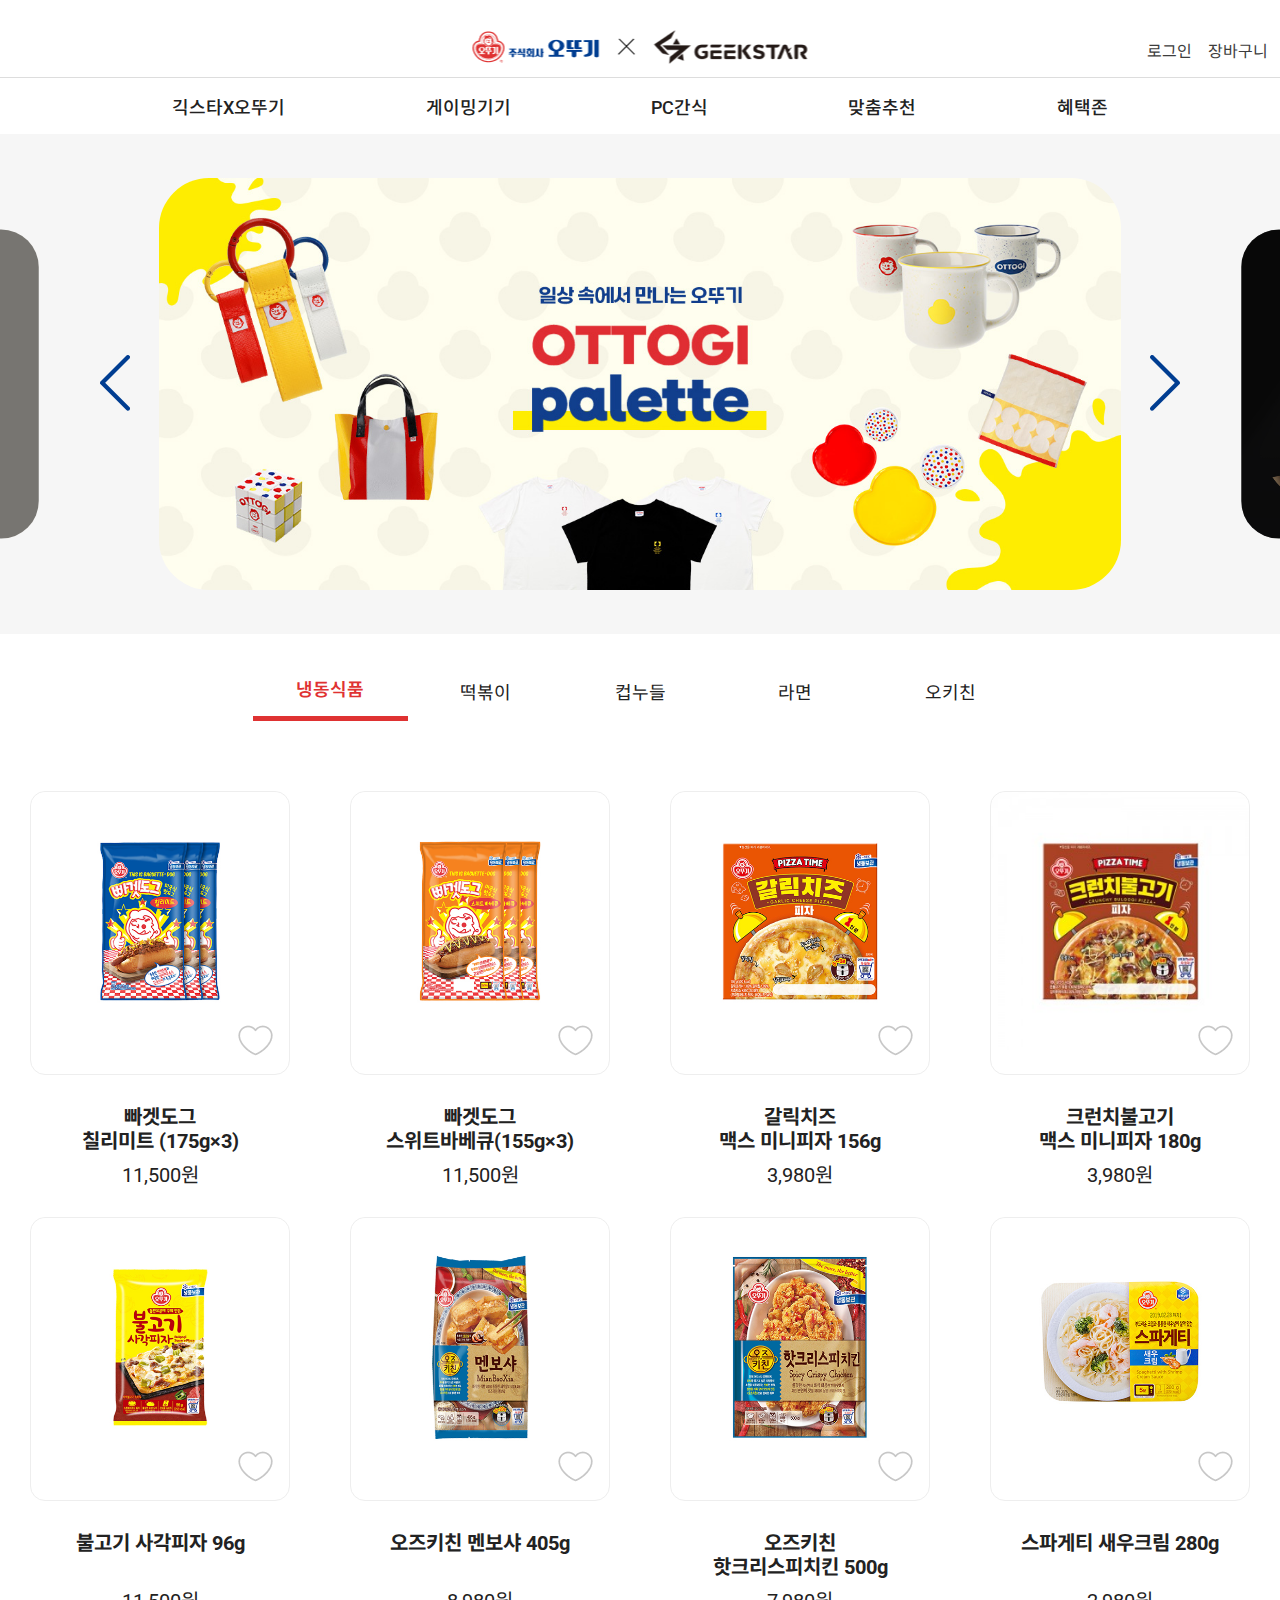
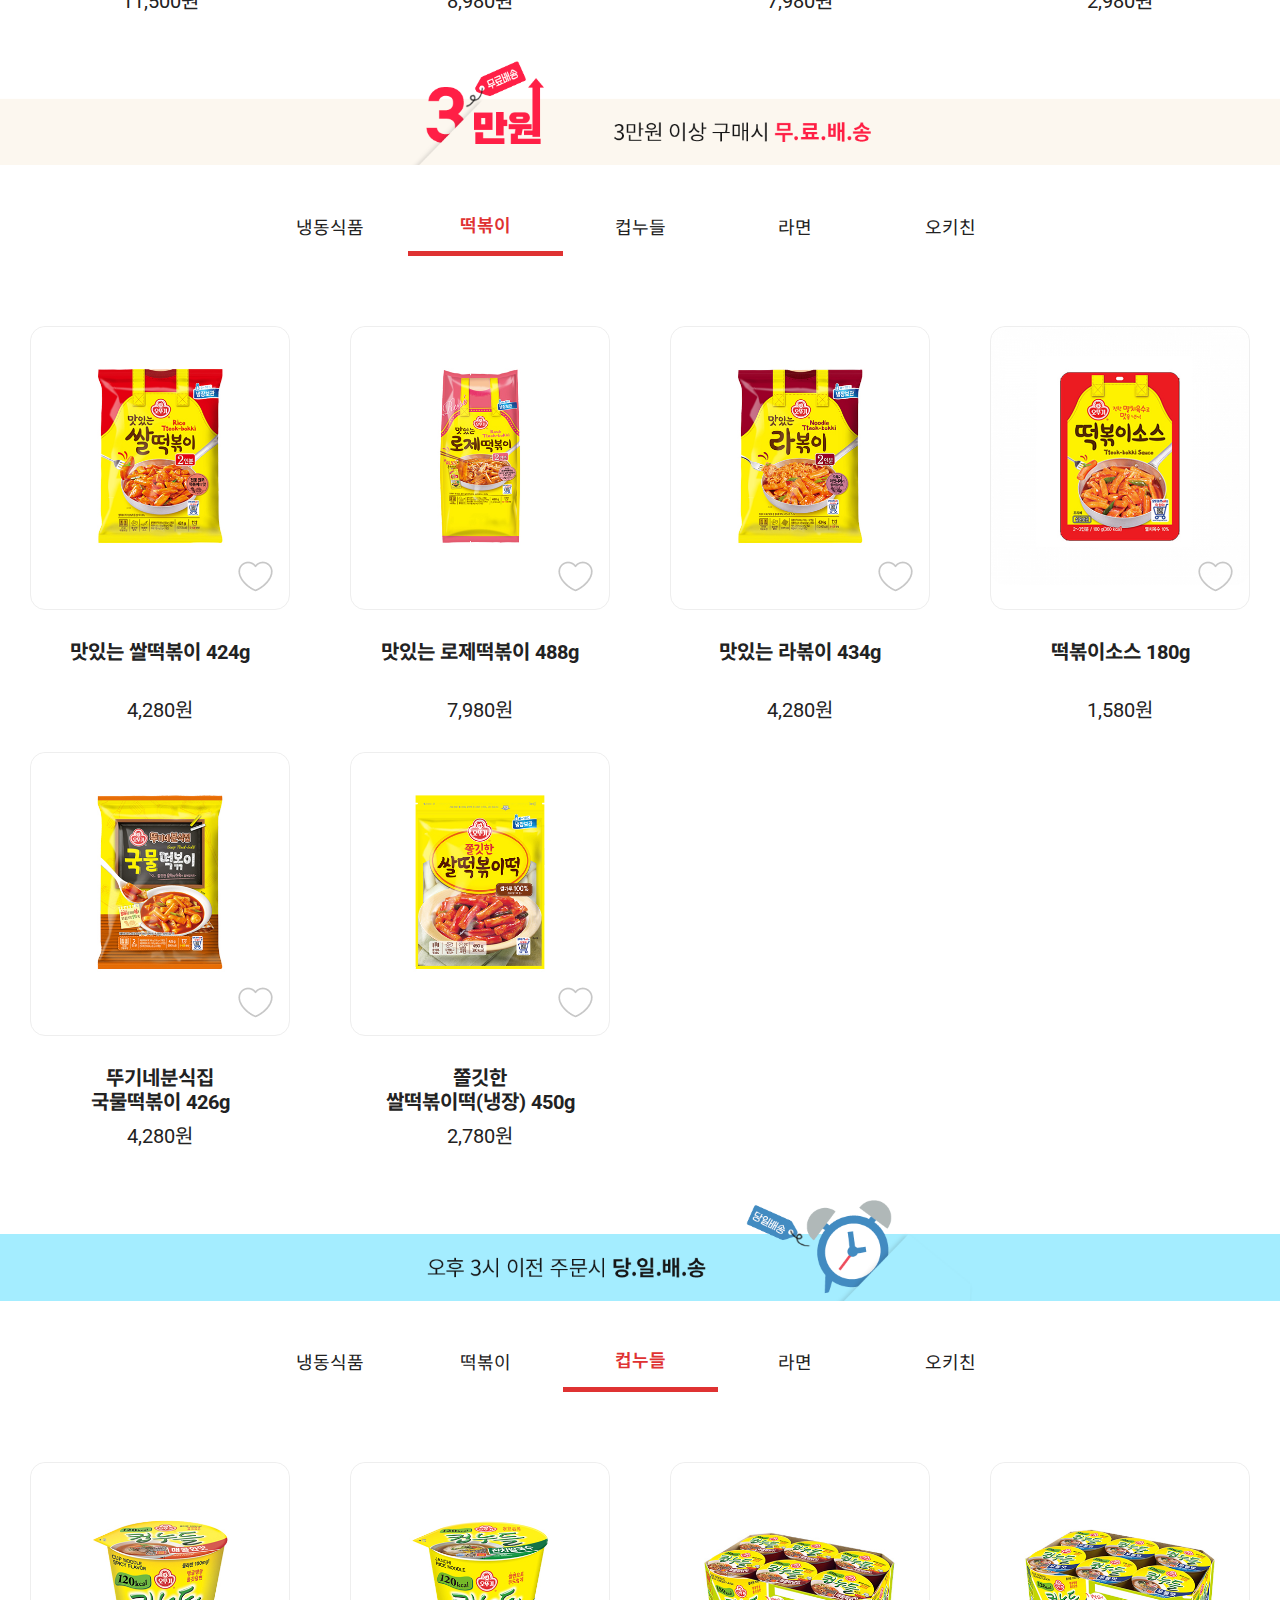
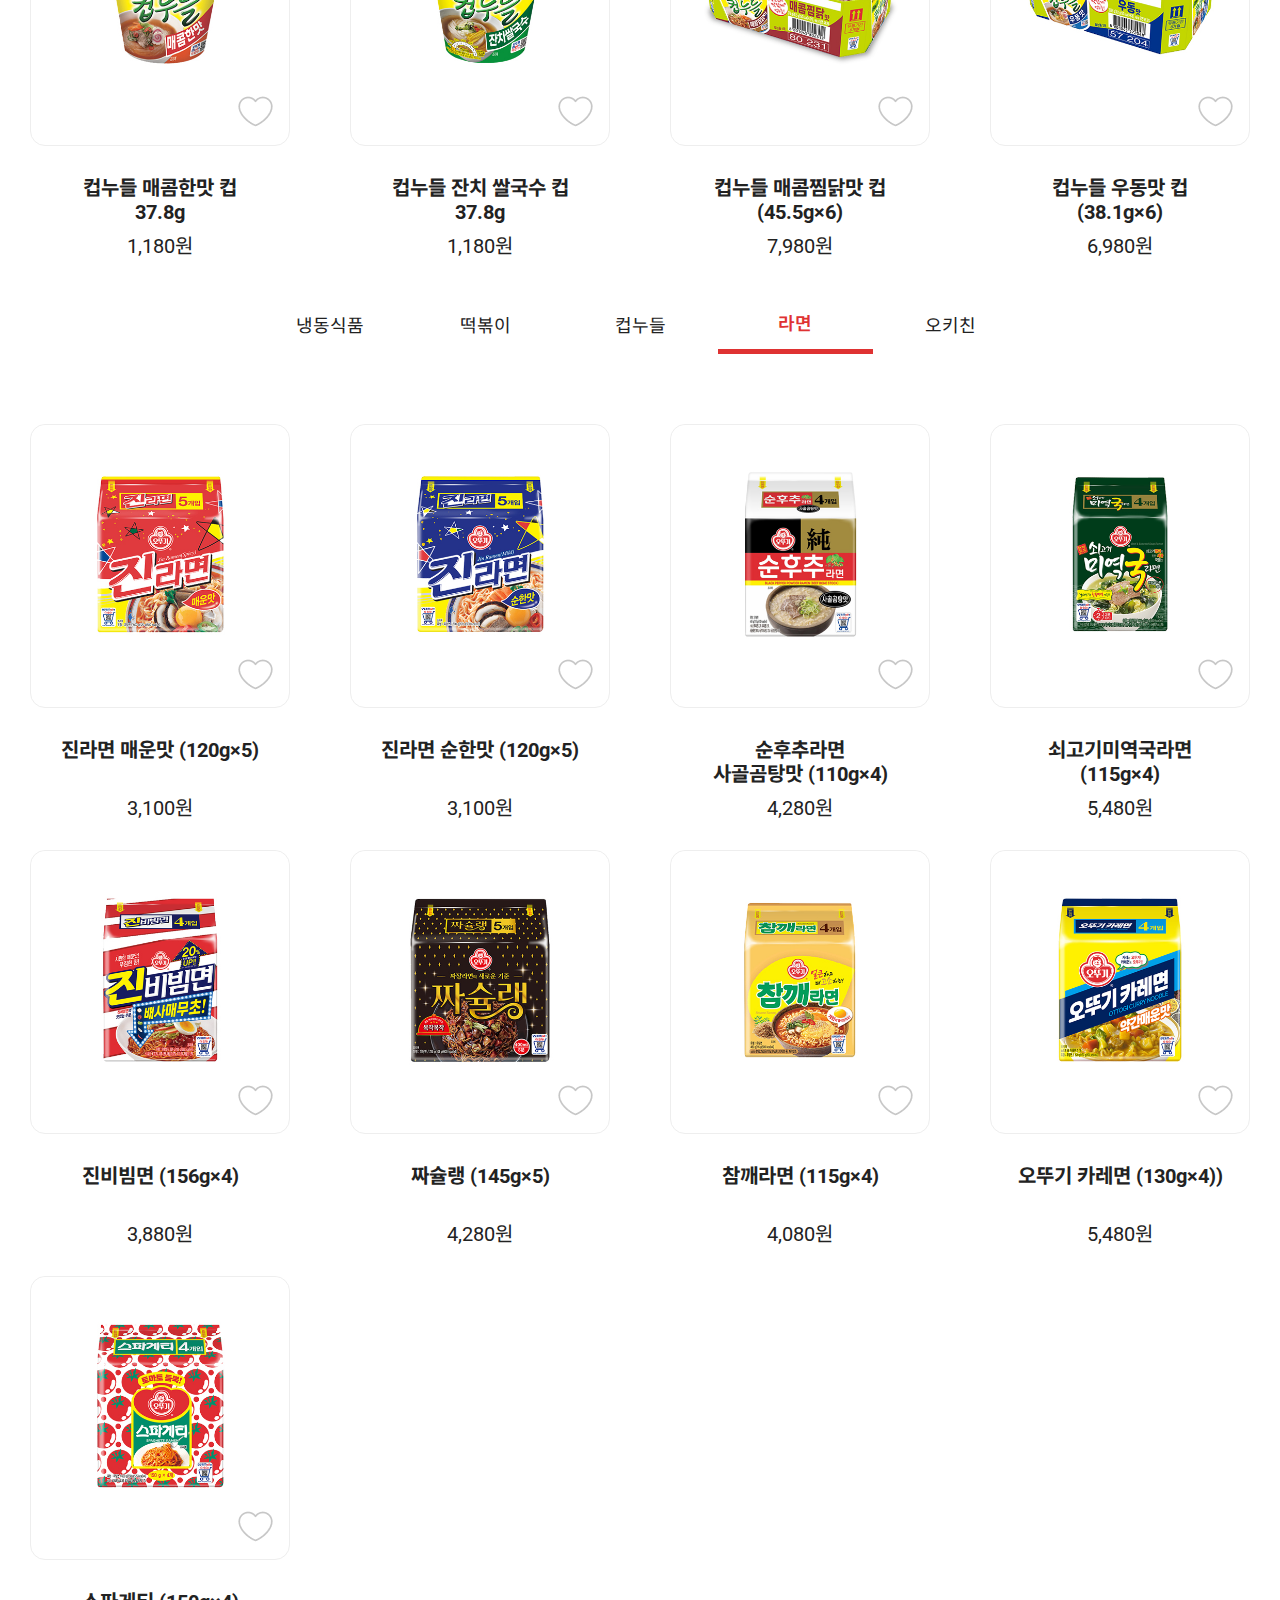
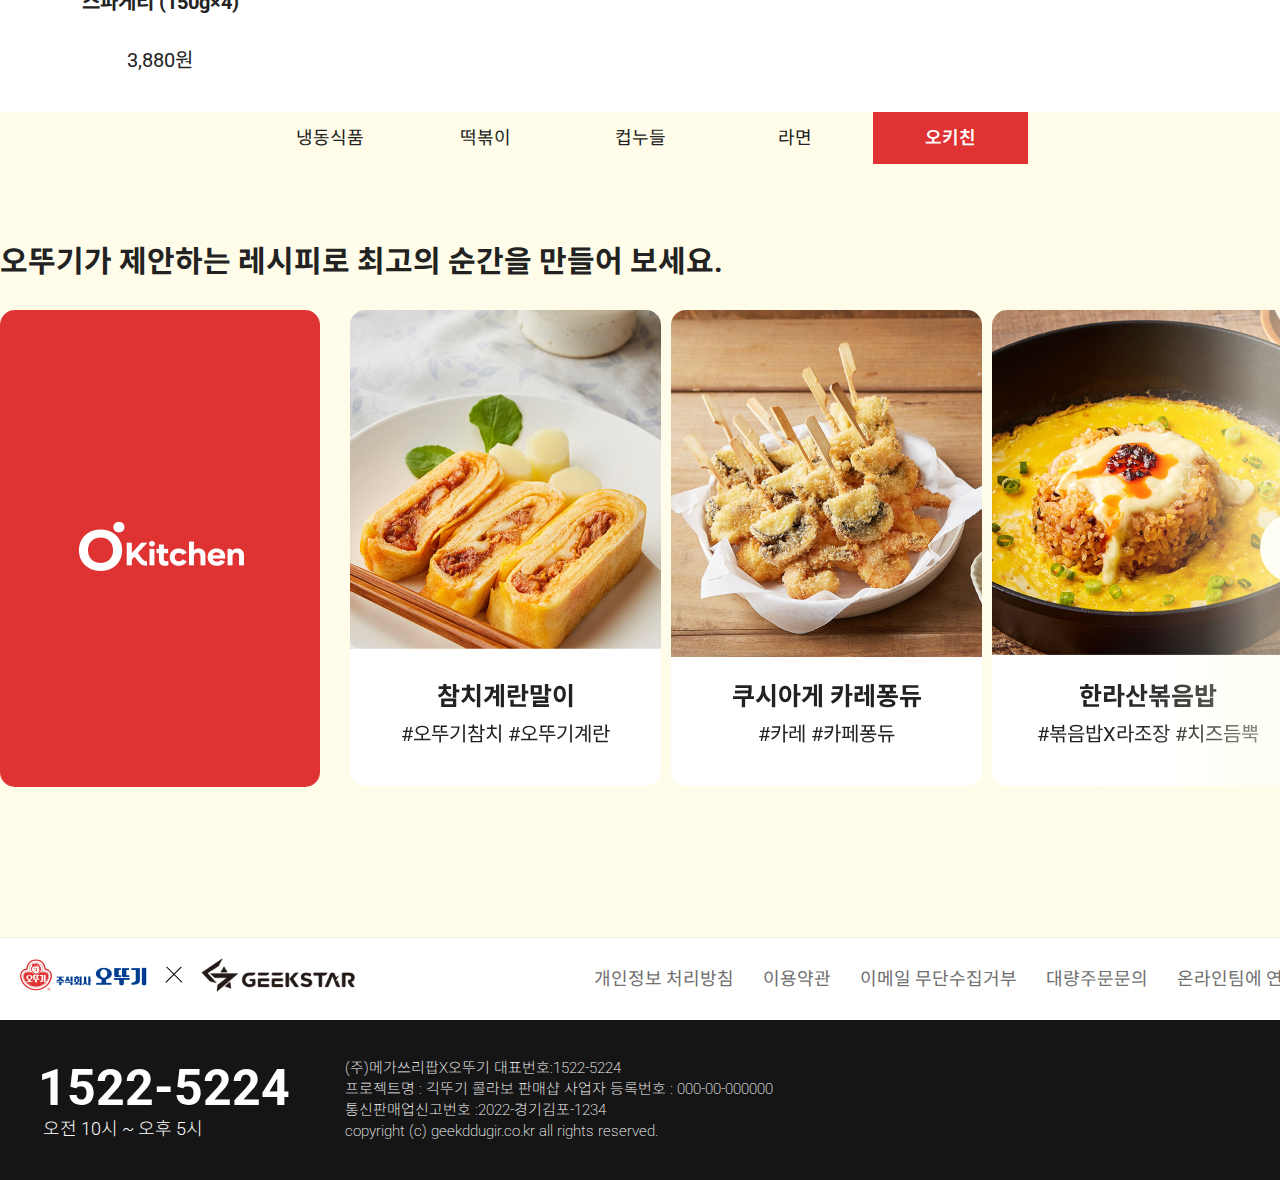
<file: pc-food.html>
<!DOCTYPE html>
<html lang="en">
<head>
    <meta charset="UTF-8">
    <meta name="viewport"
          content="width=device-width, user-scalable=no, initial-scale=1.0, maximum-scale=1.0, minimum-scale=1.0">
    <meta http-equiv="X-UA-Compatible" content="ie=edge">
    <title>PC간식</title>
    <link rel="stylesheet" href="css/reset.css">
    <link rel="stylesheet" href="css/slick.css">
    <link rel="stylesheet" href="css/xeicon.css">
    <link rel="stylesheet" href="css/common.css">
    <link rel="stylesheet" href="css/pc-food.css">

</head>
<body>
<!-- Header -->
<header class="header">
    <div class="head-top">
        <h1 class="logo"><a href="index.html"><img src="images/h.logo.png" alt=""></a></h1>
        <nav>
            <a href="log-in.html">로그인</a>
            <a href="cart.html">장바구니</a>
        </nav>
    </div>
    <ul class="gnb pc-view">
        <li><a href="geekXoddugi.html">긱스타X오뚜기</a></li>
        <li><a href="pc-gear.html">게이밍기기</a></li>
        <li><a href="pc-food.html">PC간식</a></li>
        <li><a href="recommend.html">맞춤추천</a></li>
        <li><a href="benefit.html">혜택존</a></li>
    </ul>

    <ul class="gnb mobile">
        <li><a href="geekXoddugi.html">긱뚜기</a></li>
        <li><a href="pc-gear.html">게이밍기기</a></li>
        <li><a href="pc-food.html">PC간식</a></li>
        <li><a href="recommend.html">맞춤추천</a></li>
        <li><a href="benefit.html">혜택존</a></li>
    </ul>
</header>
<!-- Header End  -->


<!-- Main -->
<main class="main">
    <section class="mainBanner">
        <div class="mainSlider-con">
            <ul class="main-slider">
                <li class="main-item"><img src="images/main_banner_1.jpg" alt=""></li>
                <li class="main-item"><img src="images/main_banner_2.jpg" alt=""></li>
                <li class="main-item"><img src="images/main_banner_3.jpg" alt=""></li>

            </ul>
            <div class="inner">
                <div class="main-btn">
                    <div class="main-btn-left"><img  src="images/arrow-l.png" alt=""></div>
                    <div class="main-btn-right"><img src="images/arrow-r.png" alt=""></div>
                </div>
            </div>

        </div>
    </section>
<!--    메인배너 모바일 버전     -->
    <section class="mainBanner_v_mobile">
        <ul class="main-slider-m">
            <li class="main-item"><img src="images/main_banner_m_1.jpg" alt=""></li>
            <li class="main-item"><img src="images/main_banner_m_2.jpg" alt=""></li>
            <li class="main-item"><img src="images/main_banner_m_3.jpg" alt=""></li>
        </ul>

        <div class="main-btn-m">
            <div class="main-btn-left-m"><img  src="images/arrow-l.png" alt=""></div>
            <div class="main-btn-right-m"><img src="images/arrow-r.png" alt=""></div>
        </div>
    </section>
    <section class="frozen">
        <div class="inner">
            <nav class="food-menu">
                <a href="#">냉동식품</a>
                <a href="#">떡볶이</a>
                <a href="#">컵누들</a>
                <a href="#">라면</a>
                <a href="#">오키친</a>
            </nav>

            <ul class="food-list">
                <li>
                    <a class="list" href="detail.html">
                        <div class="food-img"><img src="images/food-list-01.jpg" alt=""></div>
                        <div class="name"><strong>빠겟도그<br>칠리미트 (175g×3)</strong></div>
                        <div class="price"><p>11,500원</p></div>
                    </a>
                </li>
                <li>
                    <a class="list">
                        <div class="food-img"><img src="images/food-list-02.jpg" alt=""></div>
                        <div class="name"><strong>빠겟도그<br>스위트바베큐(155g×3)</strong></div>
                        <div class="price"><p>11,500원</p></div>
                    </a>
                </li>
                <li>
                    <a class="list">
                        <div class="food-img"><img src="images/food-list-03.jpg" alt=""></div>
                        <div class="name"><strong>갈릭치즈<br>맥스 미니피자 156g</strong></div>
                        <div class="price"><p>3,980원</p></div>
                    </a>
                </li>
                <li>
                    <a class="list">
                        <div class="food-img"><img src="images/food-list-04.jpg" alt=""></div>
                        <div class="name"><strong>크런치불고기<br>맥스 미니피자 180g</strong></div>
                        <div class="price"><p>3,980원</p></div>
                    </a>
                </li>
                <li>
                    <a class="list">
                        <div class="food-img"><img src="images/food-list-05.jpg" alt=""></div>
                        <div class="name"><strong>불고기 사각피자 96g</strong></div>
                        <div class="price"><p>11,500원</p></div>
                    </a>
                </li>
                <li>
                    <a class="list">
                        <div class="food-img"><img src="images/food-list-06.jpg" alt=""></div>
                        <div class="name"><strong>오즈키친 멘보샤 405g</strong></div>
                        <div class="price"><p>8,980원</p></div>
                    </a>
                </li>
                <li>
                    <a class="list">
                        <div class="food-img"><img src="images/food-list-07.jpg" alt=""></div>
                        <div class="name"><strong>오즈키친<br>핫크리스피치킨 500g</strong></div>
                        <div class="price"><p>7,980원</p></div>
                    </a>
                </li>
                <li>
                    <a class="list">
                        <div class="food-img"><img src="images/food-list-08.jpg" alt=""></div>
                        <div class="name"><strong>스파게티 새우크림 280g</strong></div>
                        <div class="price"><p>2,980원</p></div>
                    </a>
                </li>
            </ul>
        </div>

    </section>
    <section class="bandBanner">
        <div class="max-inner">
            <div class="banner-con"><img src="images/ddi.png" alt=""></div>
        </div>

    </section>
    <section class="dduckbokki">
        <div class="inner">
            <nav class="food-menu">
                <a href="#">냉동식품</a>
                <a href="#">떡볶이</a>
                <a href="#">컵누들</a>
                <a href="#">라면</a>
                <a href="#">오키친</a>
            </nav>

            <div class="food-list">
                <a class="list">
                    <div class="food-img"><img src="images/food-list-09.jpg" alt=""></div>
                    <div class="name"><strong>맛있는 쌀떡볶이 424g</strong></div>
                    <div class="price"><p>4,280원</p></div>
                </a>
                <a class="list">
                    <div class="food-img"><img src="images/food-list-10.jpg" alt=""></div>
                    <div class="name"><strong>맛있는 로제떡볶이 488g</strong></div>
                    <div class="price"><p> 7,980원</p></div>
                </a>
                <a class="list">
                    <div class="food-img"><img src="images/food-list-11.jpg" alt=""></div>
                    <div class="name"><strong>맛있는 라볶이 434g</strong></div>
                    <div class="price"><p>4,280원</p></div>
                </a>
                <a class="list">
                    <div class="food-img"><img src="images/food-list-12.jpg" alt=""></div>
                    <div class="name"><strong>떡볶이소스 180g</strong></div>
                    <div class="price"><p>1,580원</p></div>
                </a>
                <a class="list">
                    <div class="food-img"><img src="images/food-list-13.jpg" alt=""></div>
                    <div class="name"><strong>뚜기네분식집<br>국물떡볶이 426g</strong></div>
                    <div class="price"><p>4,280원</p></div>
                </a>
                <a class="list">
                    <div class="food-img"><img src="images/food-list-14.jpg" alt=""></div>
                    <div class="name"><strong>쫄깃한<br>쌀떡볶이떡(냉장) 450g</strong></div>
                    <div class="price"><p>2,780원</p></div>
                </a>
            </div>
        </div>

    </section>
    <section class="bandBanner">
        <div class="max-inner">
        <div class="banner-con"><img src="images/ddi2.png" alt=""></div>
        </div>
    </section>
    <section class="cup-noodle">
        <div class="inner">
            <nav class="food-menu">
                <a href="#">냉동식품</a>
                <a href="#">떡볶이</a>
                <a href="#">컵누들</a>
                <a href="#">라면</a>
                <a href="#">오키친</a>
            </nav>

            <div class="food-list">
                <a class="list">
                    <div class="food-img"><img src="images/food-list-15.jpg" alt=""></div>
                    <div class="name"><strong>컵누들 매콤한맛 컵<br>37.8g</strong></div>
                    <div class="price"><p>1,180원</p></div>
                </a>
                <a class="list">
                    <div class="food-img"><img src="images/food-list-16.jpg" alt=""></div>
                    <div class="name"><strong>컵누들 잔치 쌀국수 컵<br>37.8g</strong></div>
                    <div class="price"><p>1,180원</p></div>
                </a>
                <a class="list">
                    <div class="food-img"><img src="images/food-list-17.jpg" alt=""></div>
                    <div class="name"><strong>컵누들 매콤찜닭맛 컵<br>(45.5g×6)</strong></div>
                    <div class="price"><p>7,980원</p></div>
                </a>
                <a class="list">
                    <div class="food-img"><img src="images/food-list-18.jpg" alt=""></div>
                    <div class="name"><strong>컵누들 우동맛 컵<br>(38.1g×6)</strong></div>
                    <div class="price"><p>6,980원</p></div>
                </a>
            </div>
        </div>

    </section>
    <section class="ramen">
        <div class="inner">
            <nav class="food-menu">
                <a href="#">냉동식품</a>
                <a href="#">떡볶이</a>
                <a href="#">컵누들</a>
                <a href="#">라면</a>
                <a href="#">오키친</a>
            </nav>

            <div class="food-list">
                <a class="list">
                    <div class="food-img"><img src="images/food-list-19.jpg" alt=""></div>
                    <div class="name"><strong>진라면 매운맛 (120g×5)</strong></div>
                    <div class="price"><p>3,100원</p></div>
                </a>
                <a class="list">
                    <div class="food-img"><img src="images/food-list-20.jpg" alt=""></div>
                    <div class="name"><strong>진라면 순한맛 (120g×5)</strong></div>
                    <div class="price"><p>3,100원</p></div>
                </a>

                <a class="list">
                    <div class="food-img"><img src="images/food-list-21.jpg" alt=""></div>
                    <div class="name"><strong>순후추라면<br>사골곰탕맛 (110g×4)</strong></div>
                    <div class="price"><p>4,280원</p></div>
                </a>
                <a class="list">
                    <div class="food-img"><img src="images/food-list-22.jpg" alt=""></div>
                    <div class="name"><strong>쇠고기미역국라면<br>(115g×4)</strong></div>
                    <div class="price"><p>5,480원</p></div>
                </a>
                <a class="list">
                    <div class="food-img"><img src="images/food-list-23.jpg" alt=""></div>
                    <div class="name"><strong>진비빔면 (156g×4)</strong></div>
                    <div class="price"><p>3,880원</p></div>
                </a>
                <a class="list">
                    <div class="food-img"><img src="images/food-list-24.jpg" alt=""></div>
                    <div class="name"><strong>짜슐랭 (145g×5)</strong></div>
                    <div class="price"><p>4,280원</p></div>
                </a>
                <a class="list">
                    <div class="food-img"><img src="images/food-list-25.jpg" alt=""></div>
                    <div class="name"><strong>참깨라면 (115g×4)</strong></div>
                    <div class="price"><p>4,080원</p></div>
                </a>
                <a class="list">
                    <div class="food-img"><img src="images/food-list-26.jpg" alt=""></div>
                    <div class="name"><strong>오뚜기 카레면 (130g×4))</strong></div>
                    <div class="price"><p>5,480원</p></div>
                </a>
                <a class="list">
                    <div class="food-img"><img src="images/food-list-27.jpg" alt=""></div>
                    <div class="name"><strong>스파게티 (150g×4)</strong></div>
                    <div class="price"><p>3,880원</p></div>
                </a>
            </div>
        </div>

    </section>
    <section class="oKitchen">
        <div class="inner">
            <nav class="food-menu">
                <a href="#">냉동식품</a>
                <a href="#">떡볶이</a>
                <a href="#">컵누들</a>
                <a href="#">라면</a>
                <a href="#">오키친</a>
            </nav>
            <h2>오뚜기가 제안하는 레시피로 최고의 순간을 만들어 보세요.</h2>
        </div>
        <div class="PcFood-o-slider-con">
            <div class="max-inner">
                <div class="slide-inner">
                    <div class="logo-box">
                        <a href="#">
                            <img src="images/o-logo.png" alt="">
                        </a>
                    </div>
                    <div class="PcFood-o-slider">
                        <div>
                            <img src="images/rec1.png" alt="">
                            <strong>참치계란말이</strong>
                            <p>#오뚜기참치 #오뚜기계란</p>
                        </div>
                        <div><img src="images/rec2.png" alt="">
                            <strong>쿠시아게 카레퐁듀</strong>
                            <p>#카레 #카페퐁듀</p>
                        </div>
                        <div><img src="images/rec3.png" alt="">
                            <strong>한라산볶음밥</strong>
                            <p>#볶음밥X라조장 #치즈듬뿍</p>
                        </div>
                        <div><img src="images/rec1.png" alt="">
                            <strong>참치계란말이</strong>
                            <p>#오뚜기참치 #오뚜기계란</p>
                        </div>
                        <div><img src="images/rec2.png" alt="">
                            <strong>쿠시아게 카레퐁듀</strong>
                            <p>#카레 #카페퐁듀</p>
                        </div>
                        <div><img src="images/rec3.png" alt="">
                            <strong>한라산볶음밥</strong>
                            <p>#볶음밥X라조장 #치즈듬뿍</p>
                        </div>




                    </div>
                    <div class="slide-btn">
                        <div class="right"><i class="xi-angle-right-thin"></i></div>
                    </div>
                </div>
            </div>

        </div>

    </section>

</main>
<!-- Main End -->


<!-- Footer -->
<footer class="footer">

    <div class="footer-top">
        <div class="inner">
            <h1 class="footer-logo"><img src="images/f.logo.png"></h1>
            <nav>
                <a href="#">개인정보 처리방침</a>
                <a href="#">이용약관</a>
                <a href="#">이메일 무단수집거부</a>
                <a href="#">대량주문문의</a>
                <a href="#">온라인팀에 연락</a>
            </nav>
        </div>
        <div class="footer-bottom">
            <div class="inner">
                <div class="footer-left">
                    <strong class="call">
                        1522-5224
                    </strong>
                    <span>오전 10시 ~ 오후 5시</span>
                </div>
                <div class="footer-right">
                    <p>(주)메가쓰리팝X오뚜기 대표번호:1522-5224 <br>
                        프로젝트명 : 긱뚜기 콜라보 판매샵 사업자 등록번호 : 000-00-000000<br>
                        통신판매업신고번호 :2022-경기김포-1234<br>
                        copyright (c) geekddugir.co.kr all rights reserved.
                    </p>
                </div>
            </div>
        </div>
    </div>
</footer>
<!-- Footer End -->


<script src="js/jquery-3.6.0.min.js"></script>
<script src="js/slick.min.js"></script>
<script src="js/pc-food.js"></script>

</body>
</html>
</file>
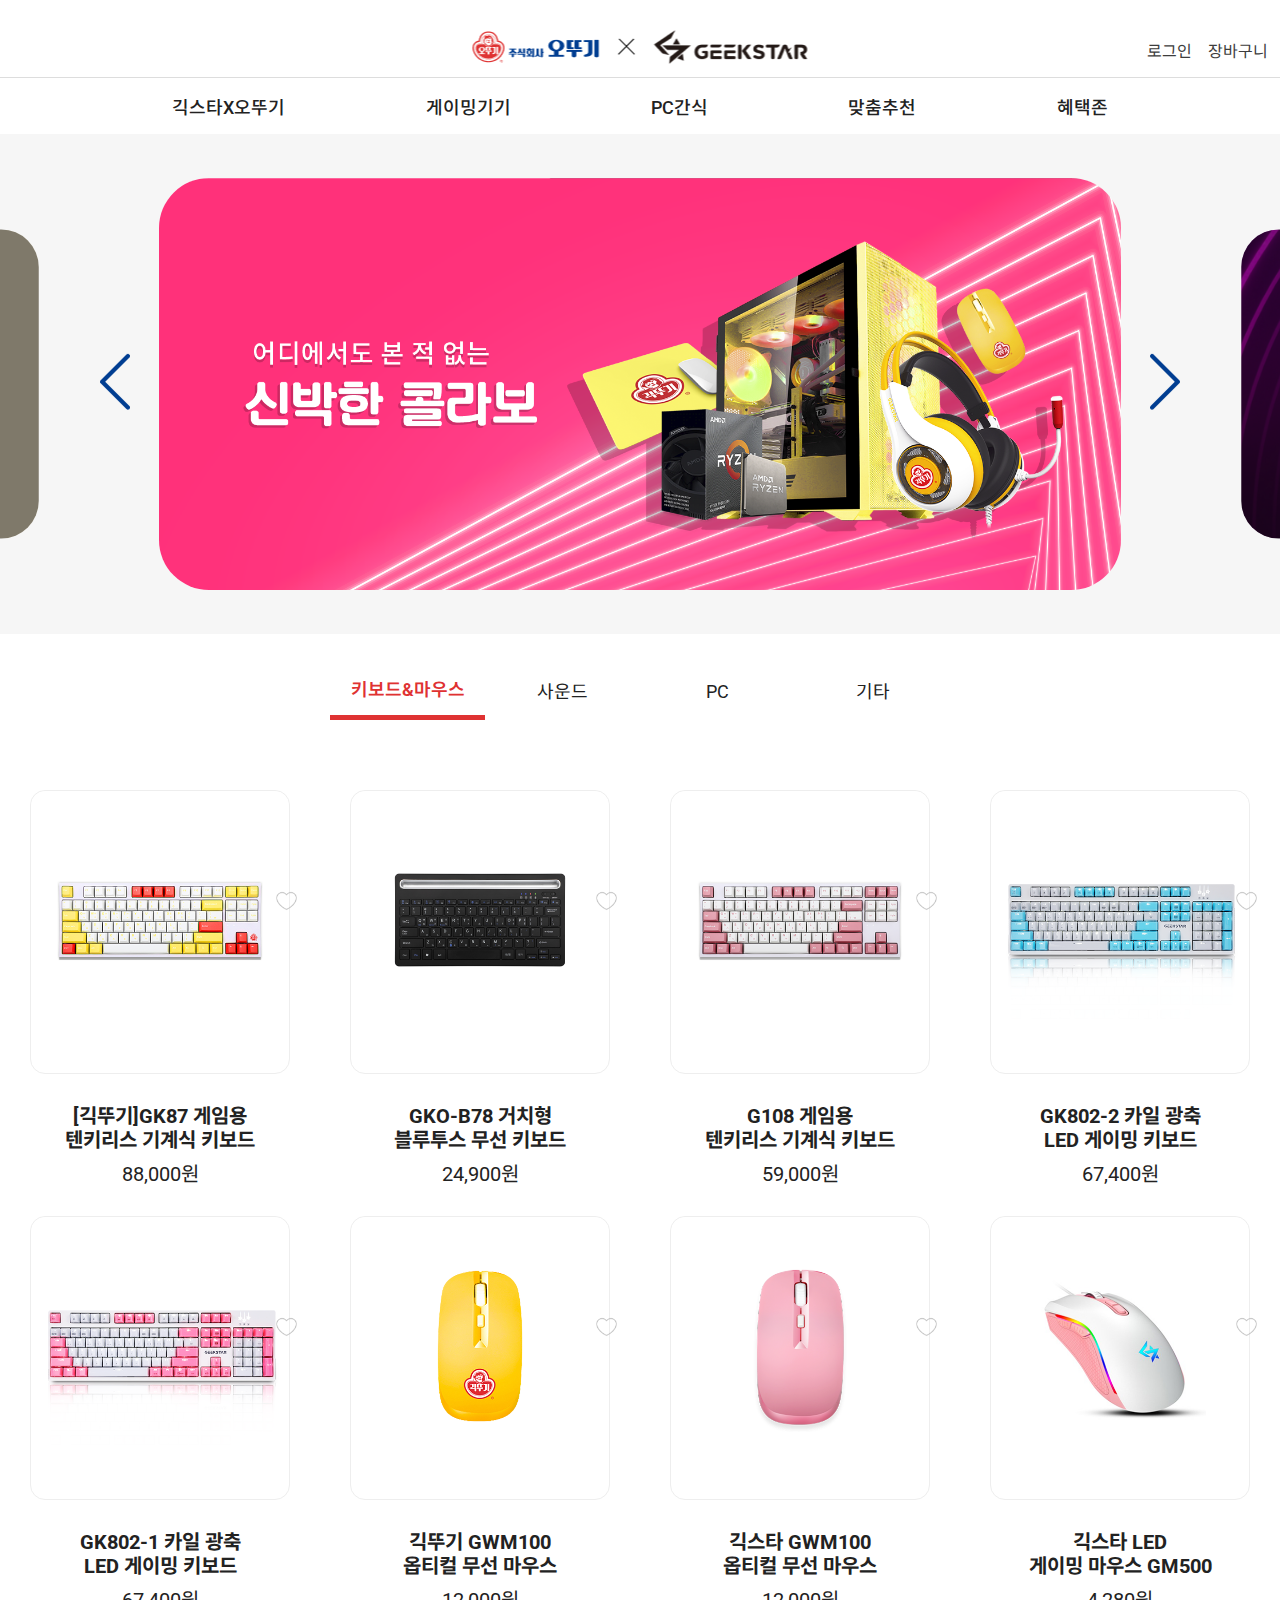
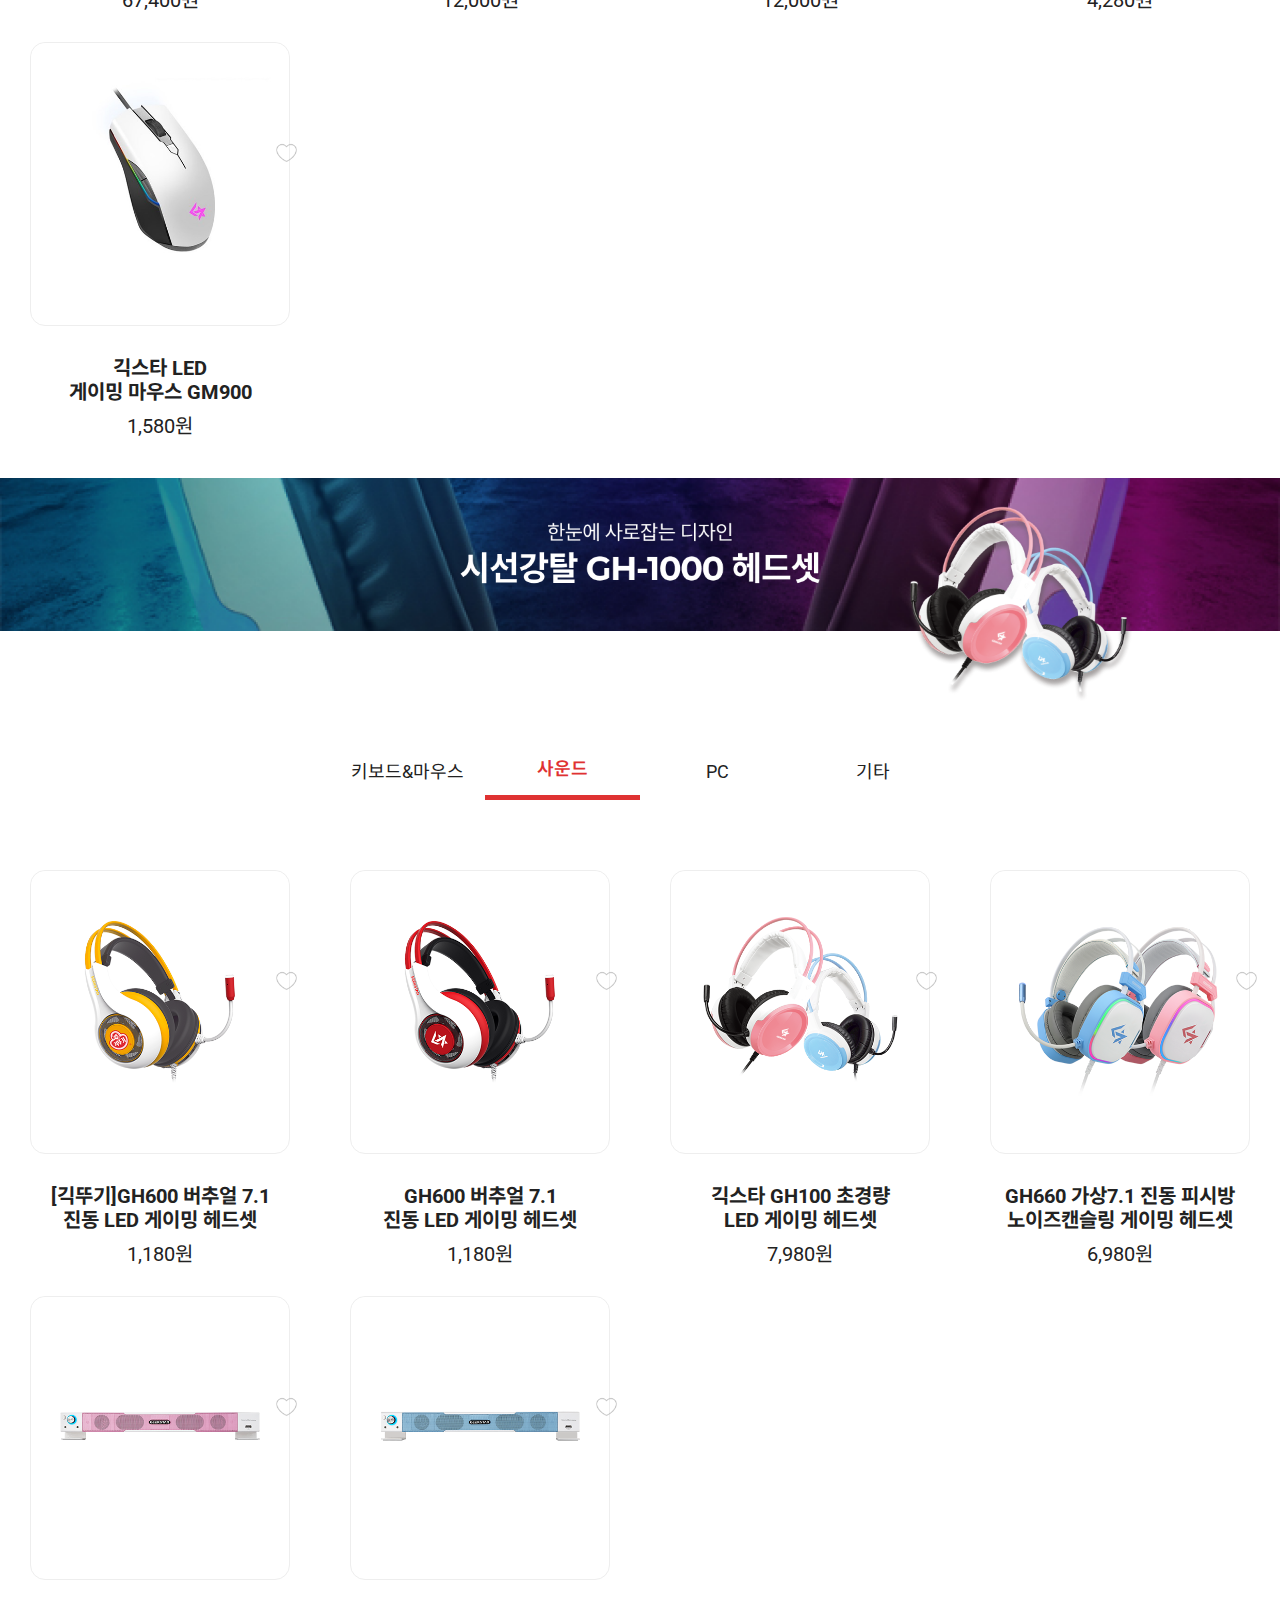
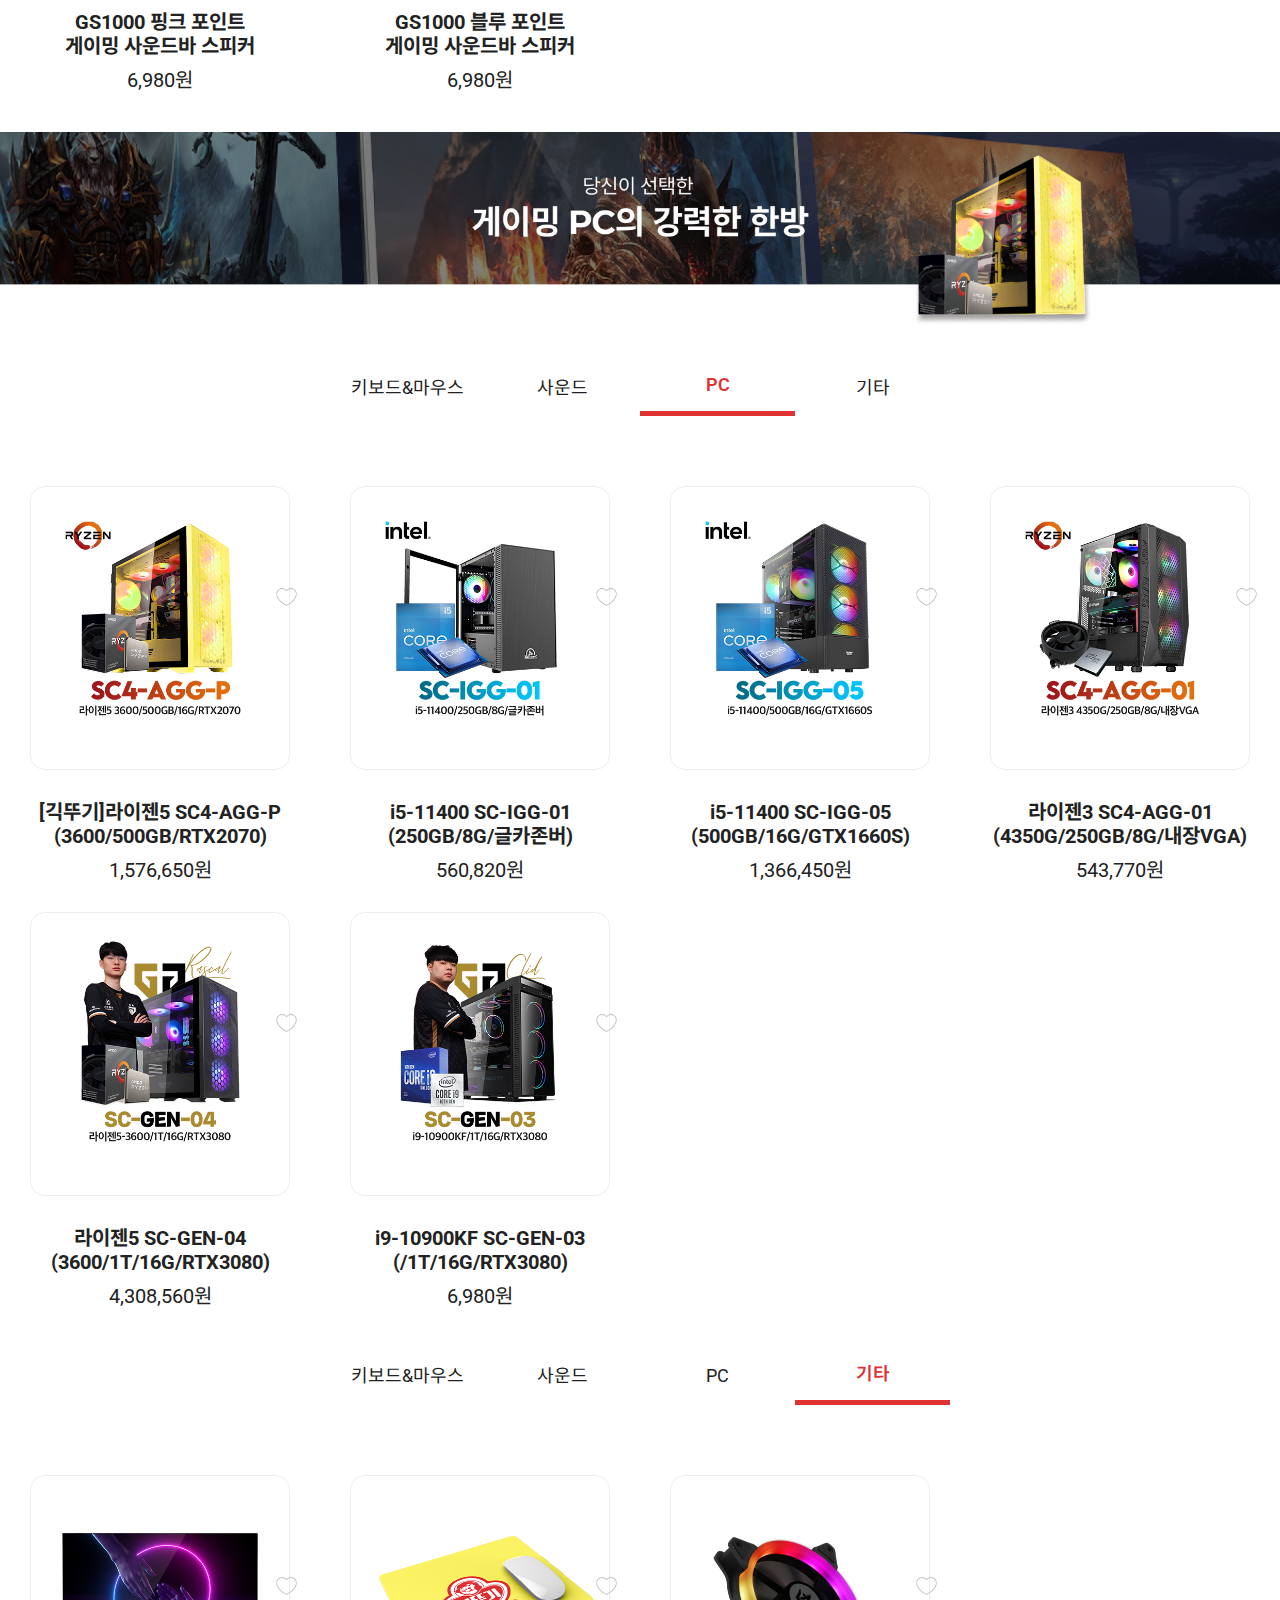
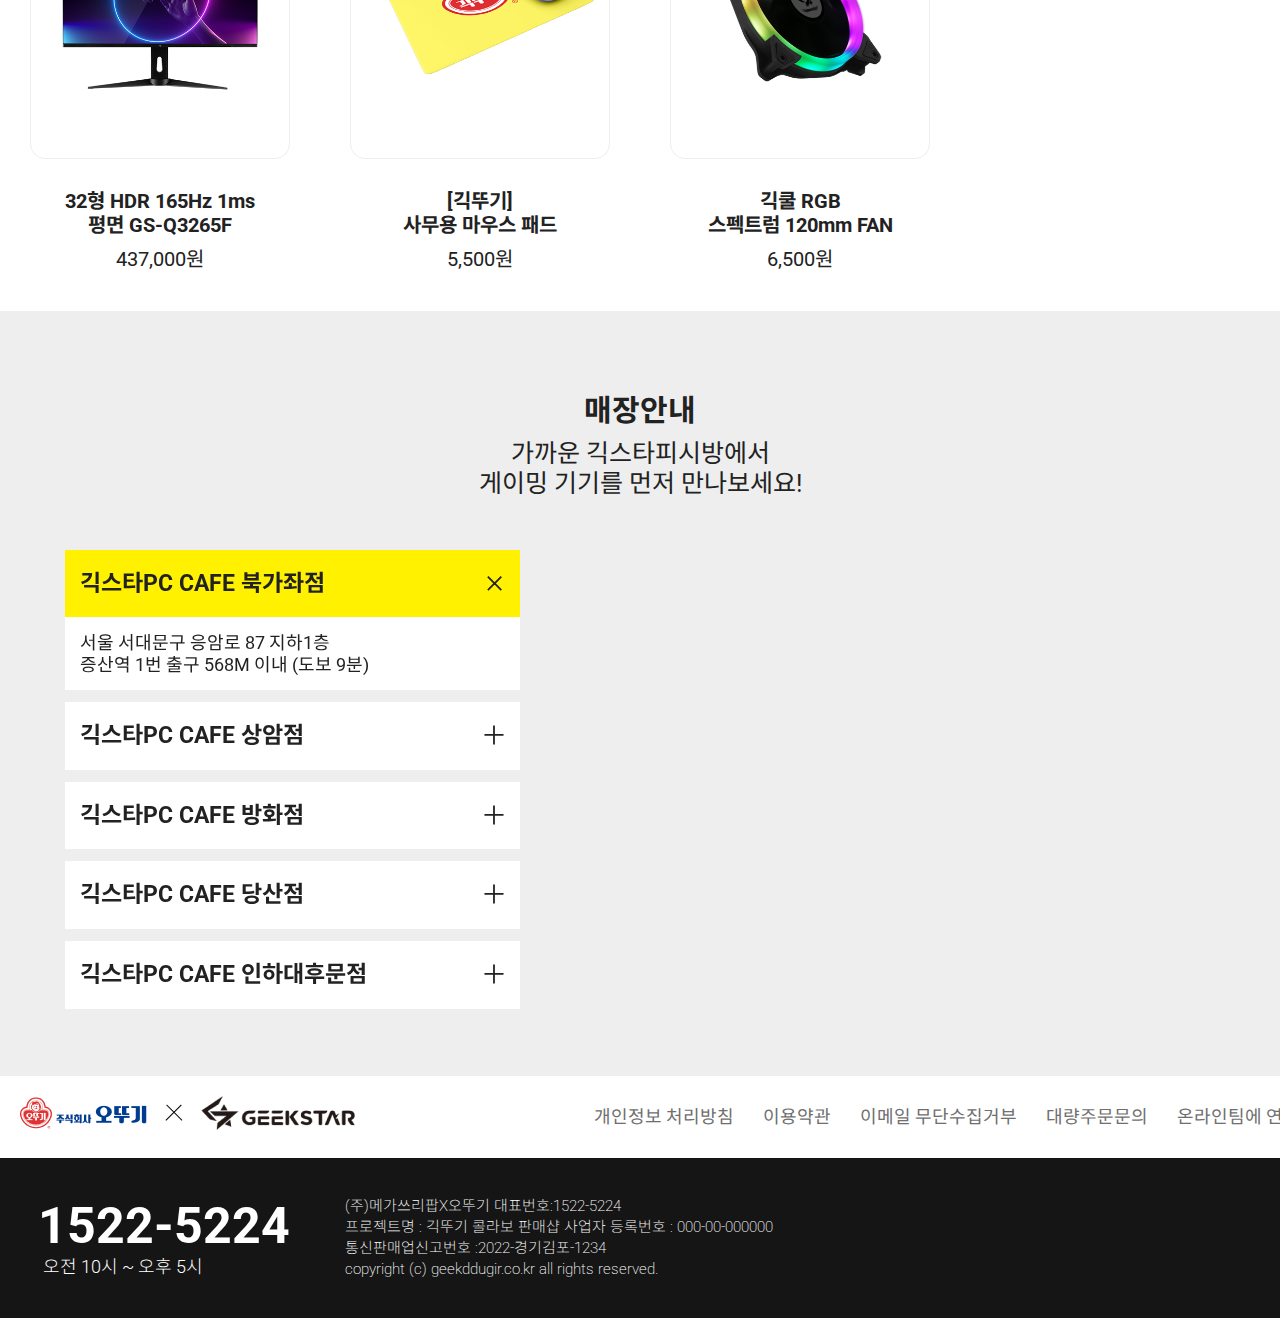
<file: pc-gear.html>
<!DOCTYPE html>
<html lang="en">
<head>
    <meta charset="UTF-8">
    <meta name="viewport"
          content="width=device-width, user-scalable=no, initial-scale=1.0, maximum-scale=1.0, minimum-scale=1.0">
    <meta http-equiv="X-UA-Compatible" content="ie=edge">
    <title>게이밍기기</title>
    <link rel="stylesheet" href="css/reset.css">
    <link rel="stylesheet" href="css/slick.css">
    <link rel="stylesheet" href="css/xeicon.css">
    <link rel="stylesheet" href="css/common.css">
    <link rel="stylesheet" href="css/pc-gear.css">

</head>
<body>
<!-- Header -->
<header class="header">
    <div class="head-top">
        <h1 class="logo"><a href="index.html"><img src="images/h.logo.png" alt=""></a></h1>
        <nav>
            <a href="log-in.html">로그인</a>
            <a href="cart.html">장바구니</a>
        </nav>
    </div>
    <ul class="gnb pc-view">
        <li><a href="geekXoddugi.html">긱스타X오뚜기</a></li>
        <li><a href="pc-gear.html">게이밍기기</a></li>
        <li><a href="pc-food.html">PC간식</a></li>
        <li><a href="recommend.html">맞춤추천</a></li>
        <li><a href="benefit.html">혜택존</a></li>
    </ul>

    <ul class="gnb mobile">
        <li><a href="geekXoddugi.html">긱뚜기</a></li>
        <li><a href="pc-gear.html">게이밍기기</a></li>
        <li><a href="pc-food.html">PC간식</a></li>
        <li><a href="recommend.html">맞춤추천</a></li>
        <li><a href="benefit.html">혜택존</a></li>
    </ul>
</header>
<!-- Header End  -->


<!-- Main -->
<main class="main">
    <section class="mainBanner">
        <div class="mainSlider-con">
            <ul class="main-slider">
                <li class="main-item"><img src="images/main_banner_4.jpg" alt=""></li>
                <li class="main-item"><img src="images/main_banner_5.png" alt=""></li>
                <li class="main-item"><img src="images/main_banner_6-2.png" alt=""></li>
            </ul>
            <div class="inner">
                <div class="main-btn">
                    <div class="main-btn-left"><img class="xi-angle-left" src="images/arrow-l.png" alt=""></div>
                    <div class="main-btn-right"><img class="xi-angle-right" src="images/arrow-r.png" alt=""></div>
                </div>
            </div>

        </div>
    </section>

    <!--    메인배너 모바일 버전     -->
    <section class="mainBanner_v_mobile">
        <ul class="main-slider-m">
            <li class="main-item"><img src="images/main_banner_m_4.jpg" alt=""></li>
            <li class="main-item"><img src="images/main_banner_m_5.png" alt=""></li>
            <li class="main-item"><img src="images/main_banner_m_6.png" alt=""></li>
        </ul>

        <div class="main-btn-m">
            <div class="main-btn-left-m"><img  src="images/arrow-l.png" alt=""></div>
            <div class="main-btn-right-m"><img src="images/arrow-r.png" alt=""></div>
        </div>
    </section>
    <section class="keyboard" id="#keyboard">
        <div class="inner">
            <nav class="pc-menu">
                <a href="#keyboard">키보드&마우스</a>
                <a href="#sound">사운드</a>
                <a href="#pc">PC</a>
                <a href="#etc">기타</a>
            </nav>

            <ul class="PC-list">
                <li>
                    <a class="list" href="#">
                        <div class="food-img"><img src="images/PC-list-01.png" alt=""></div>
                        <div class="name"><strong>[긱뚜기]GK87 게임용<br> 텐키리스 기계식 키보드</strong></div>
                        <div class="price"><p>88,000원</p></div>
                    </a>
                </li>
                <li>
                    <a class="list" href="#">
                        <div class="food-img"><img src="images/PC-list-02.png" alt=""></div>
                        <div class="name"><strong>GKO-B78 거치형<br>블루투스 무선 키보드</strong></div>
                        <div class="price"><p>24,900원</p></div>
                    </a>
                </li>
                <li>
                    <a class="list" href="#">
                        <div class="food-img"><img src="images/PC-list-03.png" alt=""></div>
                        <div class="name"><strong>G108 게임용<br> 텐키리스 기계식 키보드</strong></div>
                        <div class="price"><p>59,000원</p></div>
                    </a>
                </li>
                <li>
                    <a class="list">
                        <div class="food-img"><img src="images/PC-list-05.png" alt=""></div>
                        <div class="name"><strong> GK802-2 카일 광축<br>LED 게이밍 키보드</strong></div>
                        <div class="price"><p>67,400원</p></div>
                    </a>
                </li>
                <li>
                    <a class="list">
                        <div class="food-img"><img src="images/PC-list-04.png" alt=""></div>
                        <div class="name"><strong>GK802-1 카일 광축<br>LED 게이밍 키보드</strong></div>
                        <div class="price"><p>67,400원</p></div>
                    </a>
                </li>
                <li>
                    <a class="list">
                        <div class="food-img"><img src="images/PC-list-06.png" alt=""></div>
                        <div class="name"><strong>긱뚜기 GWM100<br>옵티컬 무선 마우스</strong></div>
                        <div class="price"><p>12,000원</p></div>
                    </a>
                </li>
                <li>
                    <a class="list">
                        <div class="food-img"><img src="images/PC-list-07.png" alt=""></div>
                        <div class="name"><strong>긱스타 GWM100<br>옵티컬 무선 마우스</strong></div>
                        <div class="price"><p> 12,000원</p></div>
                    </a>
                </li>
                <li>
                    <a class="list">
                        <div class="food-img"><img src="images/PC-list-08.png" alt=""></div>
                        <div class="name"><strong>긱스타 LED <br>게이밍 마우스 GM500</strong></div>
                        <div class="price"><p>4,280원</p></div>
                    </a>
                </li>
                <li>

                    <a class="list">
                        <div class="food-img"><img src="images/PC-list-09.png" alt=""></div>
                        <div class="name"><strong>긱스타 LED <br>게이밍 마우스 GM900 </strong></div>
                        <div class="price"><p>1,580원</p></div>
                    </a>
                </li>
            </ul>
        </div>

    </section>
    <section class="bandBanner">
        <div class="max-inner">
            <div class="banner-con"><img src="images/ddi4.png" alt=""></div>
        </div>
    </section>
    <section class="sound" id="sound">
        <div class="inner">
            <nav class="pc-menu">
                <a href="#keyboard">키보드&마우스</a>
                <a href="#sound">사운드</a>
                <a href="#pc">PC</a>
                <a href="#etc">기타</a>
            </nav>

            <ul class="PC-list">
                <li>
                    <a class="list">
                        <div class="food-img"><img src="images/PC-list-10.png" alt=""></div>
                        <div class="name"><strong>[긱뚜기]GH600 버추얼 7.1<br>진동 LED 게이밍 헤드셋</strong></div>
                        <div class="price"><p>1,180원</p></div>
                    </a>
                </li>
                <li>
                    <a class="list">
                        <div class="food-img"><img src="images/PC-list-11.png" alt=""></div>
                        <div class="name"><strong>GH600 버추얼 7.1<br>진동 LED 게이밍 헤드셋</strong></div>
                        <div class="price"><p>1,180원</p></div>
                    </a>
                </li>
                <li>
                    <a class="list">
                        <div class="food-img"><img src="images/PC-list-12.png" alt=""></div>
                        <div class="name"><strong>긱스타 GH100 초경량<br>LED 게이밍 헤드셋</strong></div>
                        <div class="price"><p>7,980원</p></div>
                    </a>
                </li>
                <li>
                    <a class="list">
                        <div class="food-img"><img src="images/PC-list-13.png" alt=""></div>
                        <div class="name"><strong>GH660 가상7.1 진동 피시방<br>노이즈캔슬링 게이밍 헤드셋</strong></div>
                        <div class="price"><p>6,980원</p></div>
                    </a>
                </li>

                <li>
                    <a class="list">
                        <div class="food-img"><img src="images/PC-list-14.png" alt=""></div>
                        <div class="name"><strong>GS1000 핑크 포인트<br>게이밍 사운드바 스피커</strong></div>
                        <div class="price"><p>6,980원</p></div>
                    </a>
                </li>

                <li>
                    <a class="list">
                        <div class="food-img"><img src="images/PC-list-15.png" alt=""></div>
                        <div class="name"><strong>GS1000 블루 포인트<br>게이밍 사운드바 스피커</strong></div>
                        <div class="price"><p>6,980원</p></div>
                    </a>
                </li>
            </ul>

        </div>

    </section>
    <section class="bandBanner">
        <div class="max-inner">
            <div class="banner-con"><img src="images/ddi5.png" alt=""></div>
        </div>
    </section>
    <section class="pc" id="pc">
        <div class="inner">
            <nav class="pc-menu">
                <a href="#keyboard">키보드&마우스</a>
                <a href="#sound">사운드</a>
                <a href="#pc">PC</a>
                <a href="#etc">기타</a>
            </nav>

            <ul class="PC-list">
                <li>
                    <a class="list">
                        <div class="food-img"><img src="images/PC-list-16.png" alt=""></div>
                        <div class="name"><strong>[긱뚜기]라이젠5 SC4-AGG-P<br>(3600/500GB/RTX2070)</strong></div>
                        <div class="price"><p>1,576,650원</p></div>
                    </a>
                </li>
                <li>
                    <a class="list">
                        <div class="food-img"><img src="images/PC-list-17.png" alt=""></div>
                        <div class="name"><strong>i5-11400 SC-IGG-01<br>(250GB/8G/글카존버)</strong></div>
                        <div class="price"><p>560,820원</p></div>
                    </a>
                </li>
                <li>
                    <a class="list">
                        <div class="food-img"><img src="images/PC-list-18.png" alt=""></div>
                        <div class="name"><strong> i5-11400 SC-IGG-05<br>(500GB/16G/GTX1660S)</strong></div>
                        <div class="price"><p>1,366,450원</p></div>
                    </a>
                </li>
                <li>
                    <a class="list">
                        <div class="food-img"><img src="images/PC-list-19.png" alt=""></div>
                        <div class="name"><strong>라이젠3 SC4-AGG-01<br>(4350G/250GB/8G/내장VGA)</strong></div>
                        <div class="price"><p>543,770원</p></div>
                    </a>
                </li>

                <li>
                    <a class="list">
                        <div class="food-img"><img src="images/PC-list-20.png" alt=""></div>
                        <div class="name"><strong>라이젠5 SC-GEN-04<br>(3600/1T/16G/RTX3080)</strong></div>
                        <div class="price"><p>4,308,560원</p></div>
                    </a>
                </li>

                <li>
                    <a class="list">
                        <div class="food-img"><img src="images/PC-list-21.png" alt=""></div>
                        <div class="name"><strong>i9-10900KF SC-GEN-03<br>(/1T/16G/RTX3080)</strong></div>
                        <div class="price"><p>6,980원</p></div>
                    </a>
                </li>
            </ul>
        </div>

    </section>
    <section class="etc" id="etc">
        <div class="inner">
            <nav class="pc-menu">
                <a href="#keyboard">키보드&마우스</a>
                <a href="#sound">사운드</a>
                <a href="#pc">PC</a>
                <a href="#etc">기타</a>
            </nav>

            <ul class="PC-list">
                <li>
                    <a class="list">
                        <div class="food-img"><img src="images/PC-list-22.png" alt=""></div>
                        <div class="name"><strong>32형 HDR 165Hz 1ms<br>평면 GS-Q3265F</strong></div>
                        <div class="price"><p>437,000원</p></div>
                    </a>
                </li>
                <li>
                    <a class="list">
                        <div class="food-img"><img src="images/PC-list-23.png" alt=""></div>
                        <div class="name"><strong>[긱뚜기]<br>사무용 마우스 패드</strong></div>
                        <div class="price"><p>5,500원</p></div>
                    </a>
                </li>
                <li>
                    <a class="list">
                        <div class="food-img"><img src="images/PC-list-24.png" alt=""></div>
                        <div class="name"><strong>긱쿨 RGB<br>스펙트럼 120mm FAN</strong></div>
                        <div class="price"><p>6,500원</p></div>
                    </a>
                </li>

            </ul>
        </div>

    </section>
    <section class="store">
        <div class="inner">
            <div class="title">
                <h2>매장안내</h2>
                <p>가까운 긱스타피시방에서 <br>게이밍 기기를 먼저 만나보세요!</p>
            </div>
            <div class="store-wrap">
                <ul class="store-slider">
                    <li>
                        <div class="store-name active">긱스타PC CAFE 북가좌점</div>
                        <div class="store-address">
                            서울 서대문구 응암로 87 지하1층<br>
                            증산역 1번 출구 568M 이내 (도보 9분)
                        </div>
                    </li>
                    <li>
                        <div class="store-name">긱스타PC CAFE 상암점</div>
                        <div class="store-address">
                            서울 마포구 매봉산로2길 15 효인빌딩 지하1층<br>
                            디지털미디어시티역 9번 출구 568M 이내 (도보 4분)

                        </div>
                    </li>
                    <li>
                        <div class="store-name">긱스타PC CAFE 방화점</div>
                        <div class="store-address">
                            서울 강서구 금낭화로 5 부자빌딩 1층<br>
                            방화역 3번 출구 445m (도보 8분)
                        </div>
                    </li>
                    <li>
                        <div class="store-name">긱스타PC CAFE 당산점</div>
                        <div class="store-address">
                            서울 마포구 매봉산로2길 15 효인빌딩 지하1층<br>
                            영등포구청역 4번 출구 도보 568M 이내 (도보 1분)
                        </div>
                    </li>
                    <li>
                        <div class="store-name">긱스타PC CAFE 인하대후문점</div>
                        <div class="store-address">
                            인천 미추홀구 인하로 59 3,4층<br>
                            인하대역 4번출구 934m (도보 11분)
                        </div>
                    </li>
                </ul>
                <ul class="map-slider">
                    <li>
                        <!-- * 카카오맵 - 지도퍼가기 -->
                        <!-- 1. 지도 노드 -->
                        <div id="daumRoughmapContainer1659298533386" class="root_daum_roughmap root_daum_roughmap_landing" style="width: 100%"></div>

                        <!--
                            2. 설치 스크립트
                            * 지도 퍼가기 서비스를 2개 이상 넣을 경우, 설치 스크립트는 하나만 삽입합니다.
                        -->
                        <script charset="UTF-8" class="daum_roughmap_loader_script" src="https://ssl.daumcdn.net/dmaps/map_js_init/roughmapLoader.js"></script>

                        <!-- 3. 실행 스크립트 -->
                        <script charset="UTF-8">
                            new daum.roughmap.Lander({
                                "timestamp" : "1659298533386",
                                "key" : "2b84g",
                                "mapHeight" : "460"
                            }).render();
                        </script>
                    </li>
                    <li>
                        <div id="daumRoughmapContainer1659288253910" class="root_daum_roughmap root_daum_roughmap_landing" style="width: 100%"></div>

                        <script charset="UTF-8">
                            new daum.roughmap.Lander({
                                "timestamp" : "1659288253910",
                                "key" : "2b83w",
                                "mapHeight" : "460"
                            }).render();
                        </script>
                    </li>
                    <li>

                        <div id="daumRoughmapContainer1659296481289" class="root_daum_roughmap root_daum_roughmap_landing" style="width: 100%"></div>

                        <script charset="UTF-8">
                            new daum.roughmap.Lander({
                                "timestamp" : "1659296481289",
                                "key" : "2b849",
                                "mapHeight" : "460"
                            }).render();
                        </script>
                    </li>
                    <li>
                        <div id="daumRoughmapContainer1659297606657" class="root_daum_roughmap root_daum_roughmap_landing" style="width: 100%"></div>

                        <script charset="UTF-8">
                            new daum.roughmap.Lander({
                                "timestamp" : "1659297606657",
                                "key" : "2b84e",
                                "mapHeight" : "460"
                            }).render();
                        </script>
                    </li>
                    <li>
                        <div id="daumRoughmapContainer1659297315123" class="root_daum_roughmap root_daum_roughmap_landing" style="width: 100%"></div>

                        <script charset="UTF-8">
                            new daum.roughmap.Lander({
                                "timestamp" : "1659297315123",
                                "key" : "2b84b",
                                "mapHeight" : "460"
                            }).render();
                        </script>
                    </li>
                </ul>
            </div>

        </div>

    </section>
</main>
<!-- Main End -->


<!-- Footer -->
<footer class="footer">

    <div class="footer-top">
        <div class="inner">
            <h1 class="footer-logo"><img src="images/f.logo.png"></h1>
            <nav>
                <a href="#">개인정보 처리방침</a>
                <a href="#">이용약관</a>
                <a href="#">이메일 무단수집거부</a>
                <a href="#">대량주문문의</a>
                <a href="#">온라인팀에 연락</a>
            </nav>
        </div>
        <div class="footer-bottom">
            <div class="inner">
                <div class="footer-left">
                    <strong class="call">
                        1522-5224
                    </strong>
                    <span>오전 10시 ~ 오후 5시</span>
                </div>
                <div class="footer-right">
                    <p>(주)메가쓰리팝X오뚜기 대표번호:1522-5224 <br>
                        프로젝트명 : 긱뚜기 콜라보 판매샵 사업자 등록번호 : 000-00-000000<br>
                        통신판매업신고번호 :2022-경기김포-1234<br>
                        copyright (c) geekddugir.co.kr all rights reserved.
                    </p>
                </div>
            </div>
        </div>
    </div>
</footer>
<!-- Footer End -->


<script src="js/jquery-3.6.0.min.js"></script>
<script src="js/slick.min.js"></script>
<script src="js/pc-gear.js"></script>

</body>
</html>
</file>
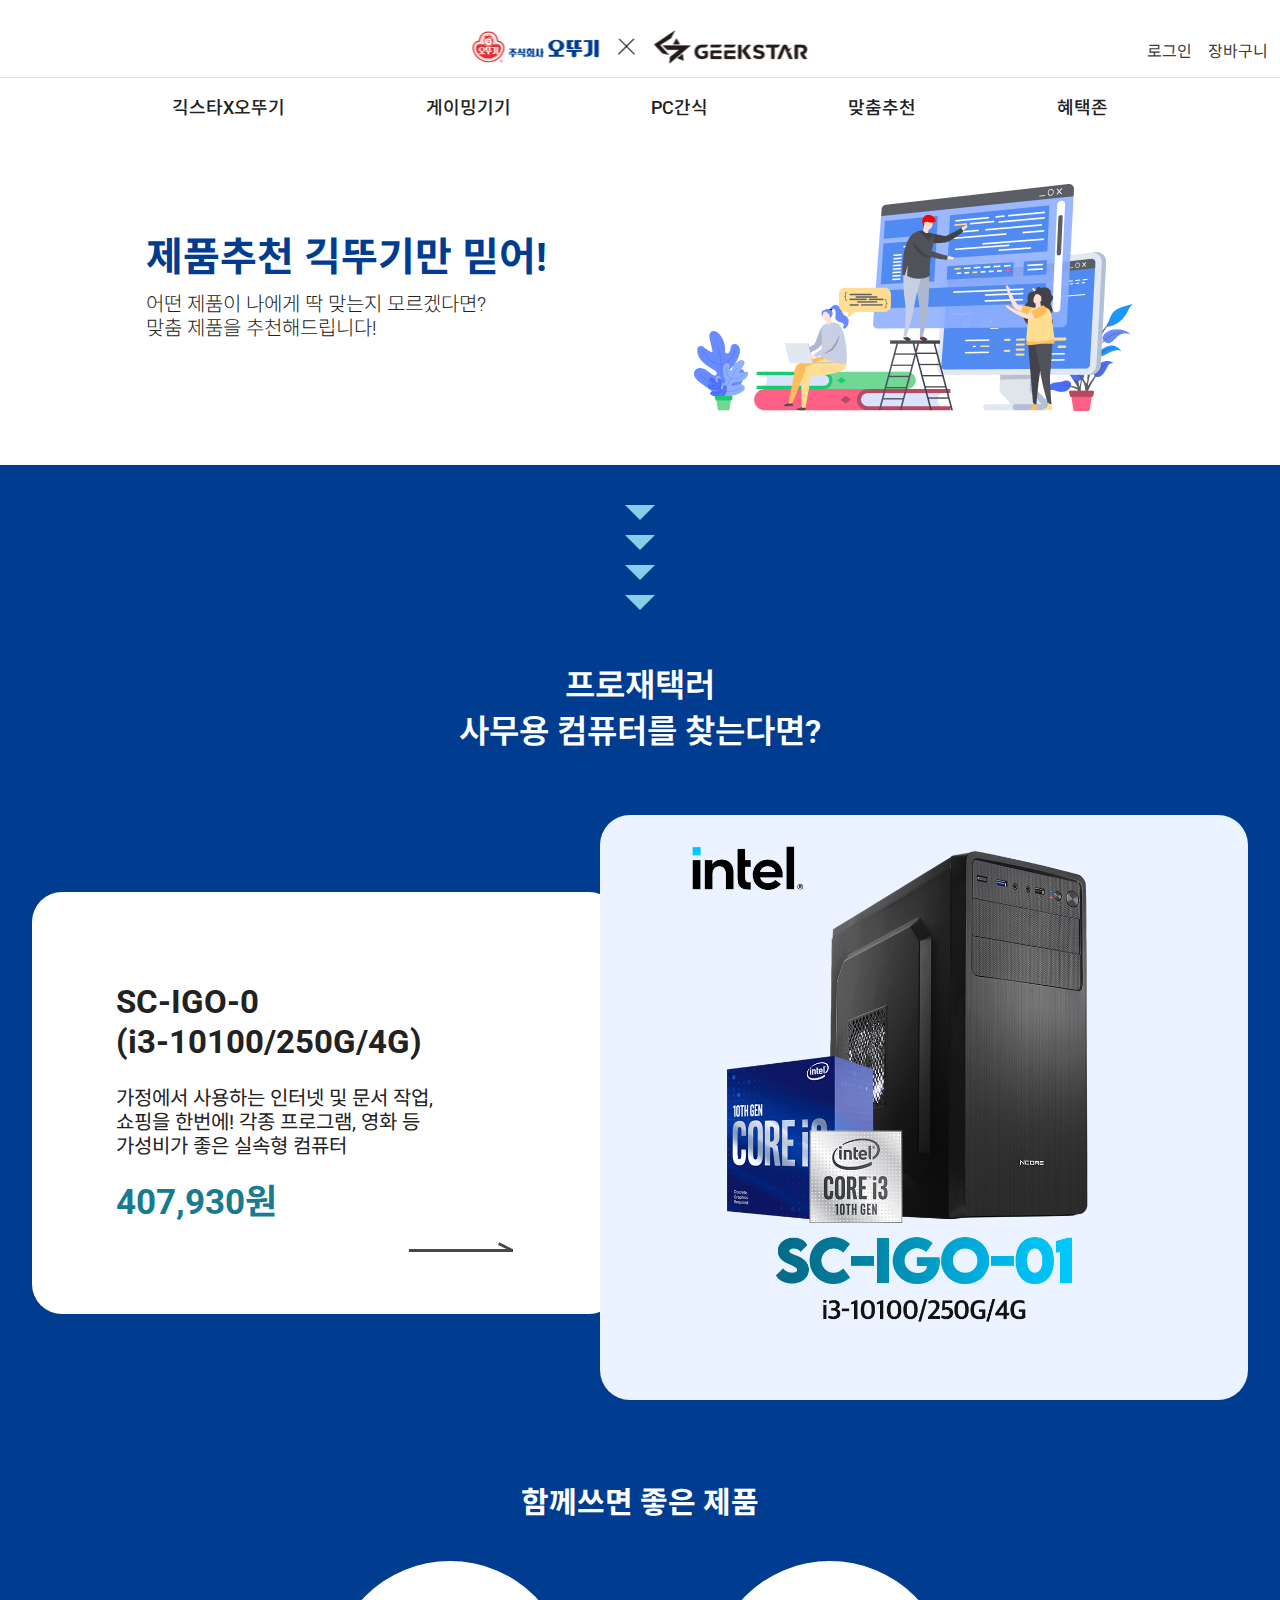
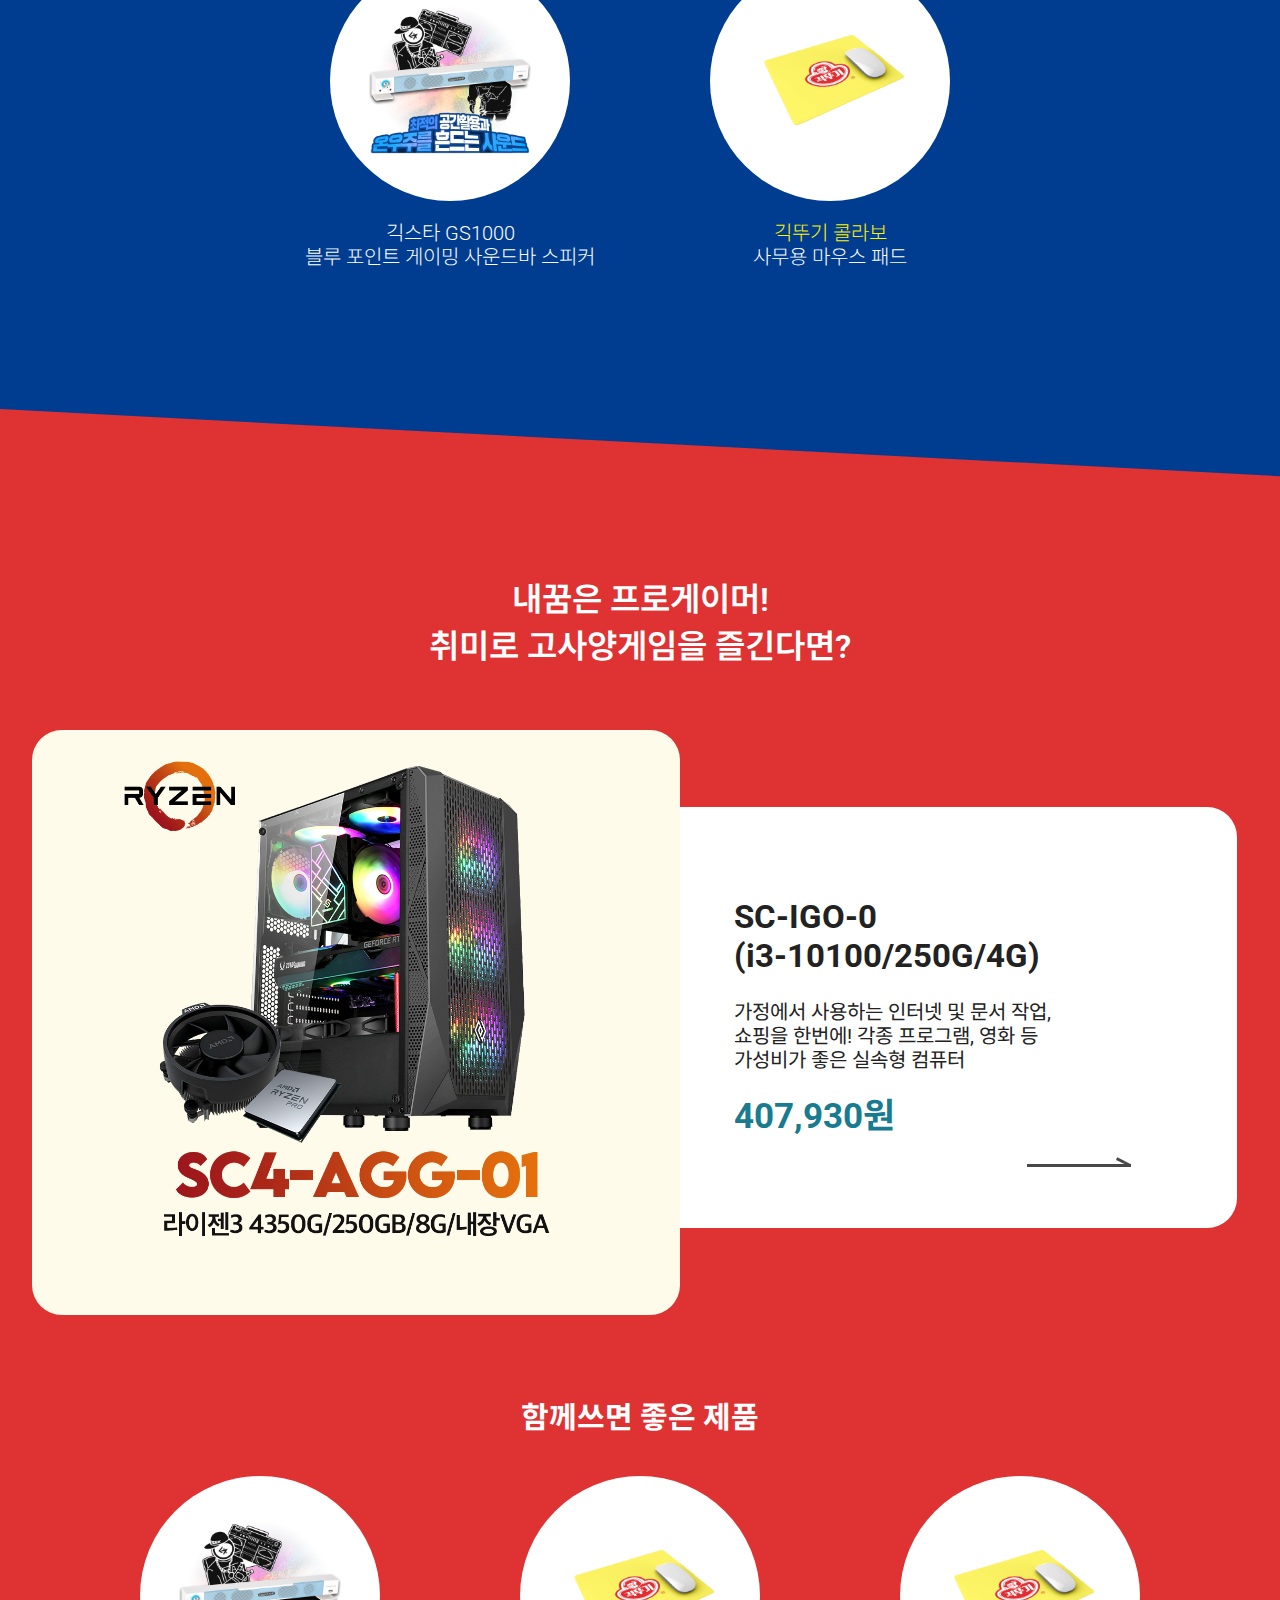
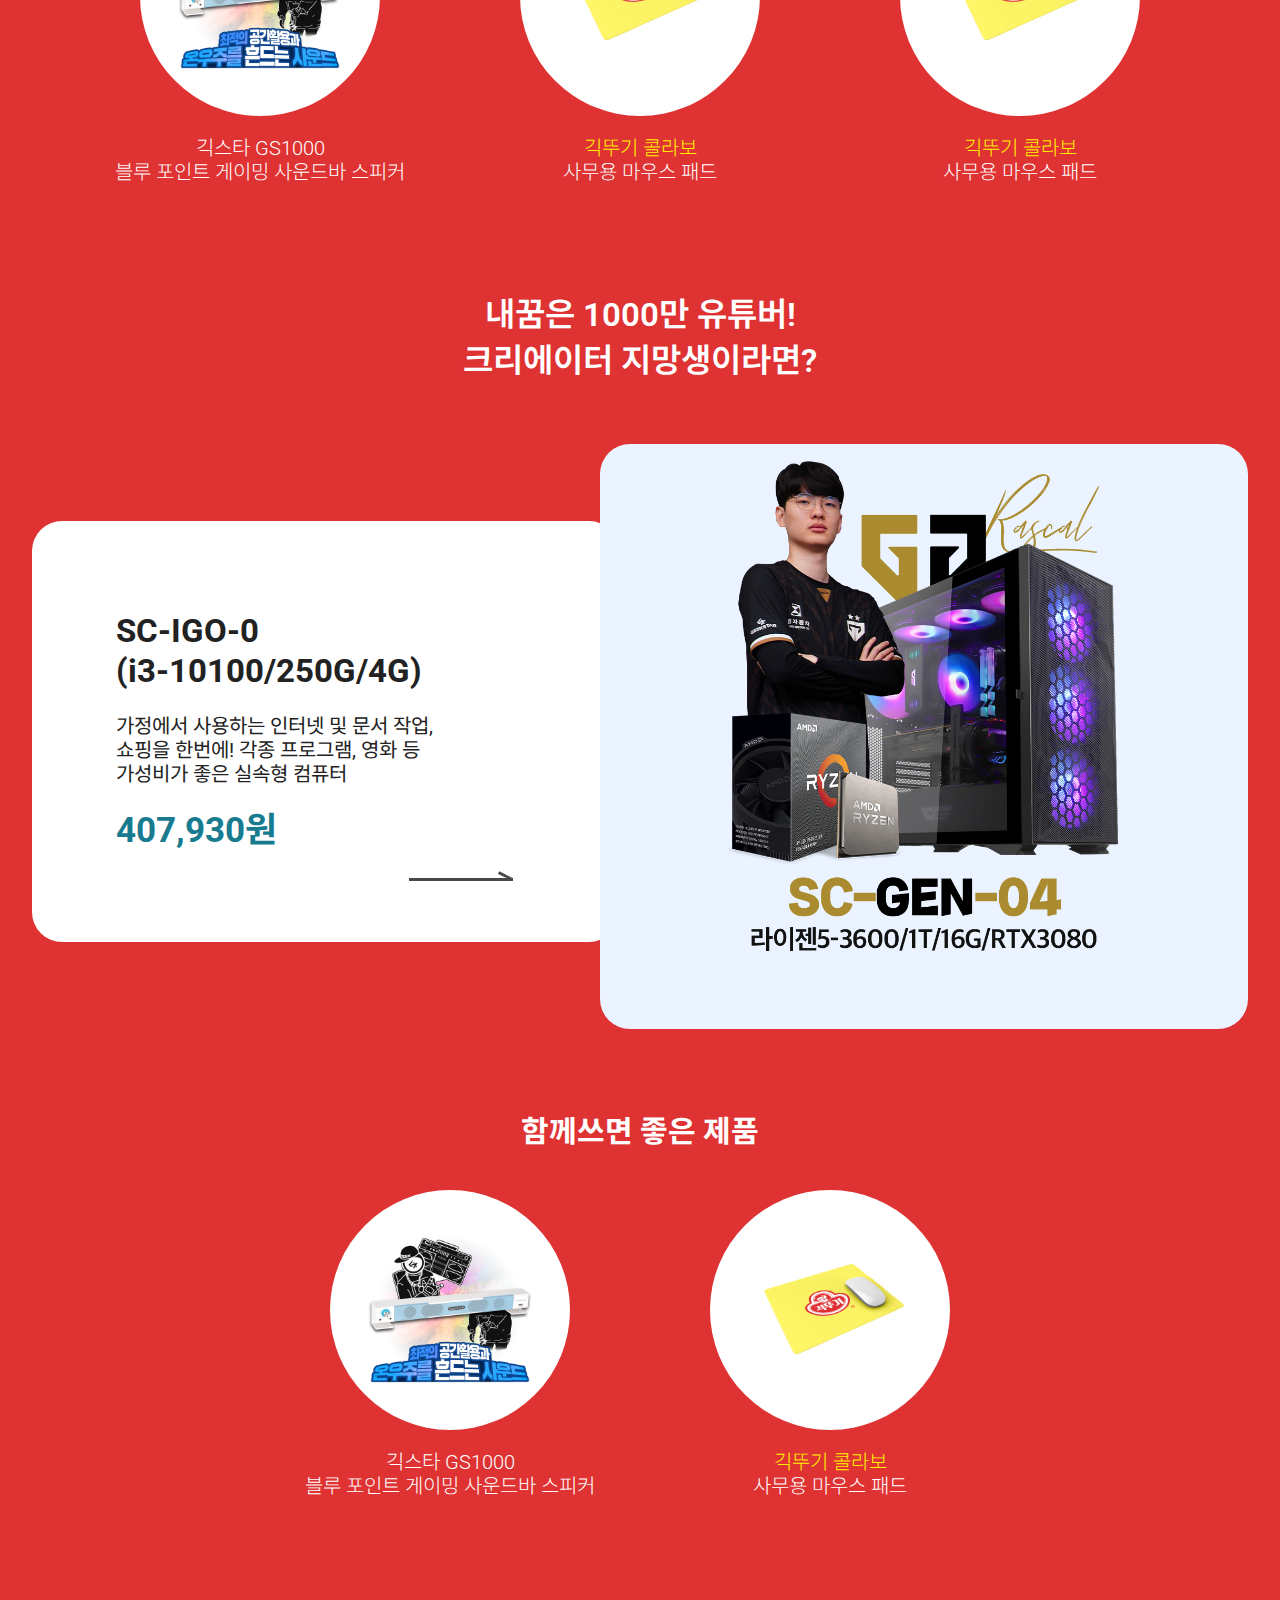
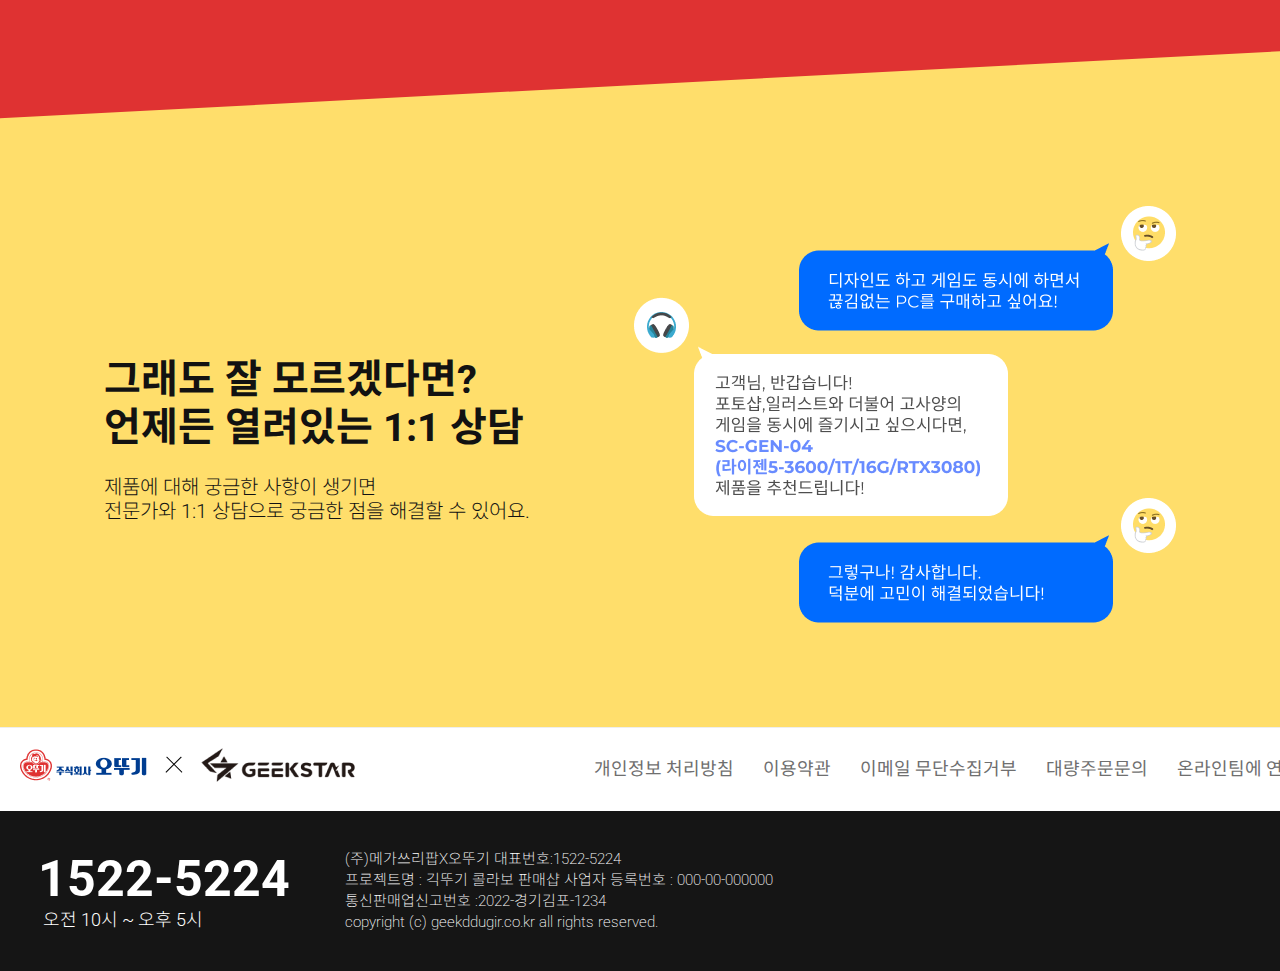
<file: recommend.html>
<!DOCTYPE html>
<html lang="en">
<head>
    <meta charset="UTF-8">
    <meta name="viewport"
          content="width=device-width, user-scalable=no, initial-scale=1.0, maximum-scale=1.0, minimum-scale=1.0">
    <meta http-equiv="X-UA-Compatible" content="ie=edge">
    <title>맞춤추천</title>
    <link rel="stylesheet" href="css/reset.css">
    <link rel="stylesheet" href="css/slick.css">
    <link rel="stylesheet" href="css/xeicon.css">
    <link rel="stylesheet" href="css/common.css">
    <link rel="stylesheet" href="css/recommend.css">


</head>
<body>

<!-- Header -->
<header class="header">
    <div class="head-top">
        <h1 class="logo"><a href="index.html"><img src="images/h.logo.png" alt=""></a></h1>
        <nav>
            <a href="log-in.html">로그인</a>
            <a href="cart.html">장바구니</a>
        </nav>
    </div>
    <ul class="gnb pc-view">
        <li><a href="geekXoddugi.html">긱스타X오뚜기</a></li>
        <li><a href="pc-gear.html">게이밍기기</a></li>
        <li><a href="pc-food.html">PC간식</a></li>
        <li><a href="recommend.html">맞춤추천</a></li>
        <li><a href="benefit.html">혜택존</a></li>
    </ul>

    <ul class="gnb mobile">
        <li><a href="geekXoddugi.html">긱뚜기</a></li>
        <li><a href="pc-gear.html">게이밍기기</a></li>
        <li><a href="pc-food.html">PC간식</a></li>
        <li><a href="recommend.html">맞춤추천</a></li>
        <li><a href="benefit.html">혜택존</a></li>
    </ul>
</header>
<!-- Header End  -->

<!-- Main -->
<main>
    <div class="max-inner">
        <section class="title">
            <div class="inner">
                <div class="title-box">
                    <div class="title-text">
                        <h2>제품추천 긱뚜기만 믿어!</h2>
                        <p>어떤 제품이 나에게 딱 맞는지 모르겠다면?<br>
                            맞춤 제품을 추천해드립니다!</p>
                    </div>
                    <div class="title-img"><img src="images/recommend-top.png" alt=""></div>
                </div>
            </div>
            <div class="scroll-bottom">
                <div></div>
                <div></div>
                <div></div>
                <div></div>
            </div>
        </section>
        <section class="advise1">
            <div class="inner">
                <div class="sub-title">
                    <h3>프로재택러<br>
                        사무용 컴퓨터를 찾는다면?</h3>
                </div>
                <div class="prod">
                    <a class="link">
                        <h4>SC-IGO-0<br>
                            (i3-10100/250G/4G)</h4>
                        <p>가정에서 사용하는 인터넷 및 문서 작업,<br>
                            쇼핑을 한번에! 각종 프로그램, 영화 등<br>
                            가성비가 좋은 실속형 컴퓨터</p>
                        <strong>407,930원</strong>
                    </a>
                    <div class="image">
                        <img src="images/pc-prod-1.png" alt="">
                    </div>
                </div>
                <div class="with">
                    <h4>함께쓰면 좋은 제품</h4>
                    <div class="with-con">
                        <div class="with-item">
                            <div class="circle">
                                <img src="images/with-item02.png" alt="">
                            </div>
                            <em>긱스타 GS1000<br>
                                블루 포인트 게이밍 사운드바 스피커</em>
                        </div>
                        <div class="with-item">
                            <div class="circle">
                                <img src="images/with-item04.png" alt="">
                            </div>
                            <em><span>긱뚜기 콜라보</span><br>
                                사무용 마우스 패드</em>
                        </div>

                    </div>

                </div>
            </div>



        </section>
        <section class="advise2">
            <div class="inner">
                <div class="sub-title">
                    <h3>내꿈은 프로게이머!<br>
                        취미로 고사양게임을 즐긴다면?</h3>
                </div>
                <div class="prod change">
                    <a class="link">
                        <h4>SC-IGO-0<br>
                            (i3-10100/250G/4G)</h4>
                        <p>가정에서 사용하는 인터넷 및 문서 작업,<br>
                            쇼핑을 한번에! 각종 프로그램, 영화 등<br>
                            가성비가 좋은 실속형 컴퓨터</p>
                        <strong>407,930원</strong>
                    </a>
                    <div class="image">
                        <img src="images/pc-prod-2.png" alt="">
                    </div>
                </div>
                <div class="with">
                    <h4>함께쓰면 좋은 제품</h4>
                    <div class="with-con">
                        <div class="with-item">
                            <div class="circle">
                                <img src="images/with-item02.png" alt="">
                            </div>
                            <em>긱스타 GS1000<br>
                                블루 포인트 게이밍 사운드바 스피커</em>
                        </div>
                        <div class="with-item">
                            <div class="circle">
                                <img src="images/with-item04.png" alt="">
                            </div>
                            <em><span>긱뚜기 콜라보</span><br>
                                사무용 마우스 패드</em>
                        </div>

                        <div class="with-item">
                            <div class="circle">
                                <img src="images/with-item04.png" alt="">
                            </div>
                            <em><span>긱뚜기 콜라보</span><br>
                                사무용 마우스 패드</em>
                        </div>

                    </div>



                </div>


                <div class="sub-title last">
                    <h3>내꿈은 1000만 유튜버!<br>
                        크리에이터 지망생이라면?</h3>
                </div>
                <div class="prod">
                    <a class="link">
                        <h4>SC-IGO-0<br>
                            (i3-10100/250G/4G)</h4>
                        <p>가정에서 사용하는 인터넷 및 문서 작업,<br>
                            쇼핑을 한번에! 각종 프로그램, 영화 등<br>
                            가성비가 좋은 실속형 컴퓨터</p>
                        <strong>407,930원</strong>
                    </a>
                    <div class="image">
                        <img src="images/pc-prod-3.png" alt="">
                    </div>
                </div>
                <div class="with">
                    <h4>함께쓰면 좋은 제품</h4>
                    <div class="with-con">
                        <div class="with-item">
                            <div class="circle">
                                <img src="images/with-item02.png" alt="">
                            </div>
                            <em>긱스타 GS1000<br>
                                블루 포인트 게이밍 사운드바 스피커</em>
                        </div>
                        <div class="with-item">
                            <div class="circle">
                                <img src="images/with-item04.png" alt="">
                            </div>
                            <em><span>긱뚜기 콜라보</span><br>
                                사무용 마우스 패드</em>
                        </div>

                    </div>



                </div>
            </div>



        </section>
        <section class="counsel">
            <div class="inner">
                <div class="title-box">
                    <div class="title-text">
                        <h2>그래도 잘 모르겠다면?<br>
                            언제든 열려있는 1:1 상담</h2>
                        <p>제품에 대해 궁금한 사항이 생기면<br>전문가와 1:1 상담으로 궁금한 점을 해결할 수 있어요.</p>
                    </div>
                    <div class="title-img"><img src="images/counsel.png" alt=""></div>
                </div>
            </div>
        </section>
    </div>
</main>
<!-- Main End -->

<!-- Footer -->
<footer class="footer">

    <div class="footer-top">
        <div class="inner">
            <h1 class="footer-logo"><img src="images/f.logo.png"></h1>
            <nav>
                <a href="#">개인정보 처리방침</a>
                <a href="#">이용약관</a>
                <a href="#">이메일 무단수집거부</a>
                <a href="#">대량주문문의</a>
                <a href="#">온라인팀에 연락</a>
            </nav>
        </div>
        <div class="footer-bottom">
            <div class="inner">
                <div class="footer-left">
                    <strong class="call">
                        1522-5224
                    </strong>
                    <span>오전 10시 ~ 오후 5시</span>
                </div>
                <div class="footer-right">
                    <p>(주)메가쓰리팝X오뚜기 대표번호:1522-5224 <br>
                        프로젝트명 : 긱뚜기 콜라보 판매샵 사업자 등록번호 : 000-00-000000<br>
                        통신판매업신고번호 :2022-경기김포-1234<br>
                        copyright (c) geekddugir.co.kr all rights reserved.
                    </p>
                </div>
            </div>
        </div>
    </div>
</footer>
<!-- Footer End -->

<script src="js/jquery-3.6.0.min.js"></script>
<script src="js/slick.min.js"></script>
<script src="js/recommend.js"></script>

</body>
</html>
</file>
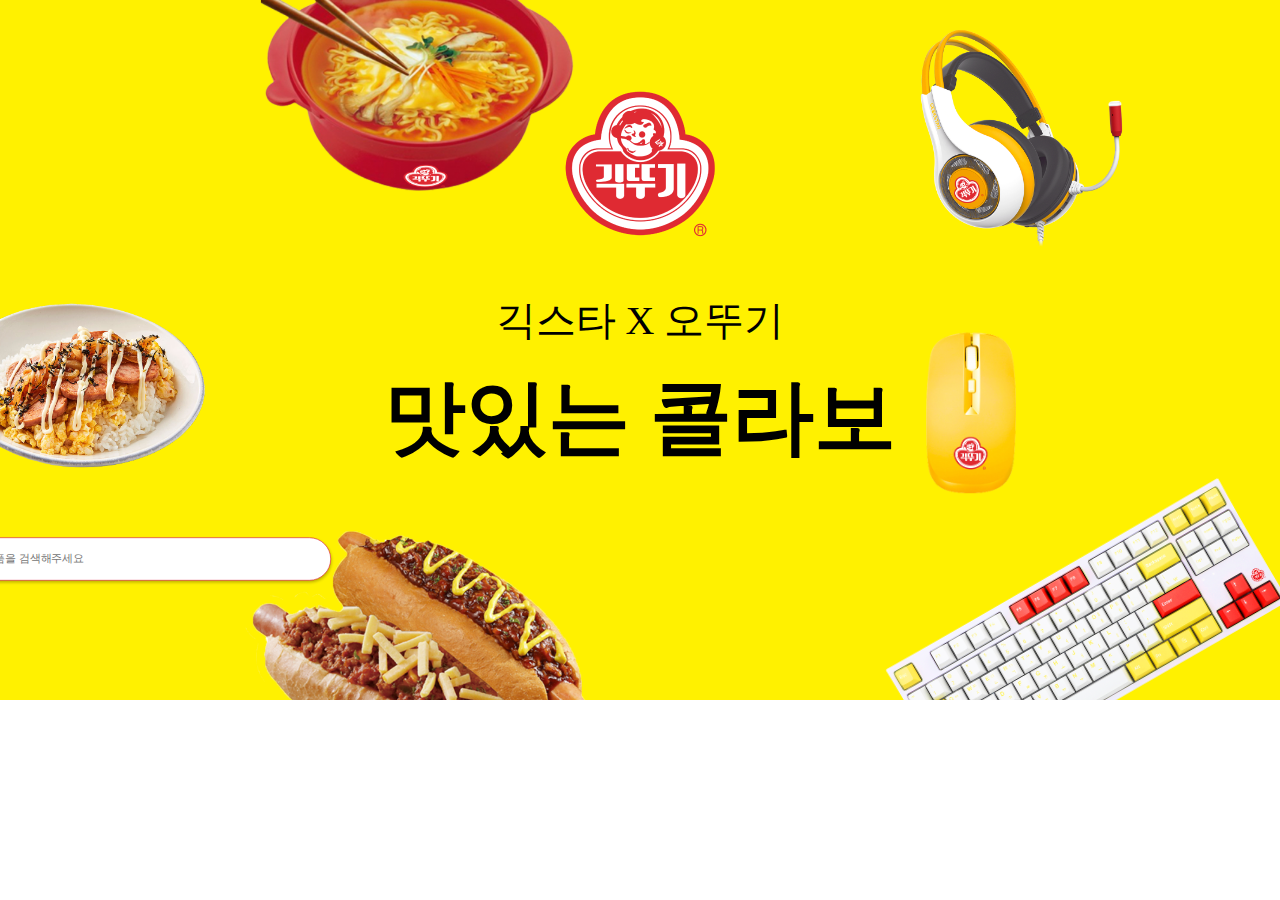
<file: test2.html>
<!doctype html>
<html lang="en">
<head>
    <meta charset="UTF-8">
    <meta name="viewport"
          content="width=device-width, user-scalable=no, initial-scale=1.0, maximum-scale=1.0, minimum-scale=1.0">
    <meta http-equiv="X-UA-Compatible" content="ie=edge">
    <title>Document</title>
    <link rel="stylesheet" href="css/reset.css">
    <link rel="stylesheet" href="css/test2.css">
    <link rel="stylesheet" href="css/xeicon.css">
</head>
<body>
<section class="mainBanner">
    <div class="main-bg">
        <div class="bg-item headset"><img src="images/긱뚜기레드.png" alt=""></div>
        <div class="bg-item mouse"><img src="images/mainBanner-mouse.png" alt=""></div>
        <div class="bg-item keyboard"><img src="images/mainBanner-key.png" alt=""></div>
        <div class="bg-item ramen"><img src="images/mainBanner-ra.png" alt=""></div>
        <div class="bg-item bbaget"><img src="images/mainBanner-bba.png" alt=""></div>
        <div class="bg-item dup"><img src="images/mainBanner-dup.png" alt=""></div>
    </div>
    <div class="inner">
        <div class="main-txt-box">
            <h1 class="mainLogo"><img src="images/mainLogo.png"></h1>
            <h5>긱스타 X 오뚜기</h5>
            <h2>맛있는 콜라보</h2>
        </div>
        <div class="search">
            <i class="xi-search"></i>
            <input type="search" placeholder="제품을 검색해주세요">
            <input type="button" value="Search">
        </div>
    </div>

</section>
</body>
</html>
</file>
<file: css/common.css>
/*Montserrat 폰트*/
@import url('https://fonts.googleapis.com/css2?family=Montserrat:ital,wght@0,100;0,200;0,300;0,400;0,500;0,600;0,700;0,800;0,900;1,900&display=swap');
/*Noto Sans KR 폰트*/
@import url('https://fonts.googleapis.com/css2?family=Noto+Sans+KR:wght@100;300;400;500;700;900&display=swap');
/*roboto*/
@import url('https://fonts.googleapis.com/css2?family=Roboto:wght@100;300;400;500;700;900&display=swap');

html {
    scroll-behavior: smooth;
}


body {
    font-family: 'Roboto','Noto Sans KR', sans-serif;
    line-height: 1.2;
    color: #222;
}

a {
    text-decoration: none;
    color: #222;
    font-family: 'Roboto','Noto Sans KR', sans-serif;
    cursor: pointer;
}

button {
    cursor: pointer;

}
input, a {
    margin: 0;
    padding: 0;
    outline: none;
}

section{
    position: relative;
}

em {
    font-style: normal;
}

.max-inner {
    max-width: 1920px;
    margin: 0 auto;
    overflow: hidden;
}

.inner {
    width: 1280px;
    margin: 0 auto;
    padding: 0 32px;
}


/*header*/

.header {
    width: 1280px;
    margin: 0 auto;
    position: relative;
    top: 0;
    left: 0;

}

.head-top {
    margin-top: 30px;
    overflow: hidden;
    border-bottom: 1px solid #ddd;
    padding-bottom: 16px;
}

.head-top h1 {
    position: absolute;
    left: 50%;
    transform: translateX(-50%);
}

.head-top h1 a {

}

.head-top h1 a img {
}

.head-top nav {
    margin-top: 12px;
    float: right;
}

.head-top nav a {
    margin-right: 12px;
    color: #3D3D3D;
}
.gnb {
    padding: 0 32px;
    display: flex;
    justify-content: space-evenly;
    align-items: center;
    box-sizing: border-box;
}

.gnb.mobile{
    display: none;
}

.gnb li {
    font-size: 18px;
    font-weight:500;
    padding: 19px 0 10px;
    box-sizing: border-box;
    border-bottom: transparent 5px solid;
}
.gnb li.active,
.gnb li:hover {
    border-bottom: #DF3232 5px solid;
    font-weight: 500;
}
.gnb li.active a,
.gnb li:hover a{
    color: #DF3232;
}


/*footer*/


footer {}

footer .inner {
    width: 1280px;
}
footer .footer-top{
    border-top: 1px solid #eee;
}
footer .footer-top .inner{
    padding: 20px;
    overflow: hidden;
}
footer .footer-top .footer-logo{
    float: left;
}
footer .footer-top .footer-logo img{}
footer .footer-top nav{
    float: right;
    padding-top: 10px;
}
footer .footer-top nav a{
    margin-left: 25px;
    font-size: 18px;
    color: #6F6F6F;
}


footer .footer-bottom{
    background: #151515;
    color: white;
}

footer .footer-bottom .inner {
    padding: 38px;
}
footer .footer-bottom .inner .footer-left{
    float: left;
}
footer .footer-bottom .inner .footer-left .call{
    font-size: 50px;
}
footer .footer-bottom .inner .footer-left span{
    display: block;
    margin-left: 5px;
    font-size: 18px;
    font-weight: 300;
}

footer .footer-bottom .inner .footer-right{
    float: left;
    margin-left: 55px;
}
footer .footer-bottom .inner .footer-right p{
    line-height: 1.4;
    font-size: 15px;
    font-weight: 200;
}


@media (min-width:768px) and (max-width: 1280px) {  /*  테블릿  */
    .inner {
        width: 100%;
        padding: 0;
    }
}

@media (max-width: 768px) { /*  모바일  */

    .max-inner {
        width: 100%;
    }
    .inner {
        width: 100%;
    }
    section .inner {
        padding: 0;
        width: 100%;
    }
    .header {
        width: 100%;
    }
    .head-top {
        margin-top: 10px;
        height: 80px;
        padding-bottom: 6px;
    }
    .head-top h1 {
        /*position: ;x*/
        top: 35px;

    }

    .head-top h1 img {
        transform: scale(0.8);
    }

    .head-top nav a {
        font-size: 12px;
        margin-right: 5px;
    }

    .gnb.pc-view{
        display: none;
    }

    .gnb.mobile{
        padding: 0;
        display: flex;
        justify-content: space-evenly;
    }

    .gnb li {
        text-align: center;
        font-size: 15px;
    }


    footer .inner {
        width: 100%;
    }

    footer .footer-top .inner {
        padding: 0;
    }

    footer .footer-top .footer-logo {
        margin: 10px 0;
        width: 100%;
        display: flex;
        justify-content: center;
    }

    footer .footer-top .footer-logo {
        transform: scale(0.8);
    }

    footer .footer-top nav{
        display: flex;
        /*align-items: center;*/
        flex-direction: column;
        width: 100% ;
        border-top: #eee 1px solid ;
        padding: 0;
    }

    footer .footer-top nav a{
        text-align: center;
        display: block;
        width: 100%;
        padding: 15px 0;
        margin-left: 0;
        font-size: 15px;
        border-bottom: #ffffff 1px solid ;
        background: #eeeeee;

    }

    footer .footer-bottom{
        text-align: center;
    }

    footer .footer-bottom .inner {
        width: auto;
        padding: 0;
        overflow: hidden;
    }
    footer .footer-bottom .inner .footer-left,
    footer .footer-bottom .inner .footer-right{
        margin: 10px 0;
        width: 100%;
    }

    footer .footer-bottom .inner .footer-right{
        margin-bottom: 20px;
    }

    footer .footer-bottom .inner .footer-right {margin-top: 0}

    footer .footer-bottom .inner .footer-left .call {
        width: 100%;
        font-size: 30px;
    }

    footer .footer-bottom .inner .footer-left span{
        font-size: 13px;
        margin:0 ;
    }

    footer .footer-bottom .inner .footer-right p {
        font-size: 12px;
    }




    }
</file>
<file: css/keyframes.css>
@keyframes scale-in-center {
    0% {
        transform: scale(0);
        opacity: 1
    }
    100% {
        transform: scale(1);
        opacity: 1
    }
}

@keyframes scale-in-center-key {
    0% {
        transform: scale(0) rotate(-30deg);
        opacity: 1
    }
    100% {
        transform: scale(1) rotate(-30deg);
        opacity: 1
    }
}

@keyframes tilt-n-move-shaking {
    0% {
        transform: translateX(-50%) skewY(-2deg);
    }
    5% {
        transform: translateX(-50%) skewY(3deg);
    }
    10% {
        transform: translateX(-50%) skewY(-2deg);
    }
    15% {
        transform: translateX(-50%) skewY(3deg);
    }
    20% {
        transform: translateX(-50%) skewY(0deg);
    }
    100% {
        transform: translateX(-50%) skewY(0deg);
    }
}

/*@keyframes tilt-n-move-shaking {*/
/*    0% {*/
/*        transform:  skewY(-5deg);*/
/*    }*/
/*    5% {*/
/*        transform:skewY(5deg);*/
/*    }*/
/*    10% {*/
/*        transform: skewY(-5deg);*/
/*    }*/
/*    15% {*/
/*        transform: skewY(5deg);*/
/*    }*/
/*    20% {*/
/*        transform: skewY(5deg);*/
/*    }*/
/*    100% {*/
/*        transform: skewY(5deg);*/
/*    }*/
/*}*/


/* ----------------------------------------------
 * Generated by Animista on 2022-8-16 16:1:50
 * Licensed under FreeBSD License.
 * See http://animista.net/license for more info.
 * w: http://animista.net, t: @cssanimista
 * ---------------------------------------------- */
/* ----------------------------------------------
 * Generated by Animista on 2022-8-16 16:4:30
 * Licensed under FreeBSD License.
 * See http://animista.net/license for more info.
 * w: http://animista.net, t: @cssanimista
 * ---------------------------------------------- */

@keyframes bounce-top{0%{transform:translateY(-45px);animation-timing-function:ease-in;opacity:1}24%{opacity:1}40%{transform:translateY(-24px);animation-timing-function:ease-in}65%{transform:translateY(-12px);animation-timing-function:ease-in}82%{transform:translateY(-6px);animation-timing-function:ease-in}93%{transform:translateY(-4px);animation-timing-function:ease-in}25%,55%,75%,87%{transform:translateY(0);animation-timing-function:ease-out}100%{transform:translateY(0);animation-timing-function:ease-out;opacity:1}}
@-webkit-keyframes scale-in-center{0%{-webkit-transform:scale(0);transform:scale(0);opacity:1}100%{-webkit-transform:scale(1);transform:scale(1);opacity:1}}@keyframes scale-in-center{0%{-webkit-transform:scale(0);transform:scale(0);opacity:1}100%{-webkit-transform:scale(1);transform:scale(1);opacity:1}}
@-webkit-keyframes tracking-in-contract{0%{letter-spacing:1em;opacity:0}40%{opacity:.6}100%{letter-spacing:normal;opacity:1}}@keyframes tracking-in-contract{0%{letter-spacing:1em;opacity:0}40%{opacity:.6}100%{letter-spacing:normal;opacity:1}}


@keyframes tracking-in-expand-fwd{0%{letter-spacing:-.5em;transform:translateZ(-700px);opacity:0}40%{opacity:.6}100%{transform:translateZ(0);opacity:1}}
</file>
<file: css/animista.css>
/* ----------------------------------------------
 * Generated by Animista on 2022-8-2 2:39:6
 * Licensed under FreeBSD License.
 * See http://animista.net/license for more info. 
 * w: http://animista.net, t: @cssanimista
 * ---------------------------------------------- */

@-webkit-keyframes scale-in-center{0%{-webkit-transform:scale(0);transform:scale(0);opacity:1}100%{-webkit-transform:scale(1);transform:scale(1);opacity:1}}@keyframes scale-in-center{0%{-webkit-transform:scale(0);transform:scale(0);opacity:1}100%{-webkit-transform:scale(1);transform:scale(1);opacity:1}}
@-webkit-keyframes tracking-in-contract{0%{letter-spacing:1em;opacity:0}40%{opacity:.6}100%{letter-spacing:normal;opacity:1}}@keyframes tracking-in-contract{0%{letter-spacing:1em;opacity:0}40%{opacity:.6}100%{letter-spacing:normal;opacity:1}}
</file>
<file: css/style.css>
.pos {
    position: fixed;
    left: 200px;
    top: 50px;
    color: white;
    text-align: center;
    width: 200px;
    height: 70px;
    background: black;
    font-size: 30px;
    z-index: 500;
    display: none;
}
.mainBanner {
    position: relative;
    width: auto;
    height: 700px;
    background: #FFF100;
    margin-bottom: 80px;
    overflow: hidden;
}

.mainBanner .inner {

}

.mainBanner .inner .main-txt-box {
    text-align: center;
    padding-top: 80px;
    animation-delay: 0.1s;
}

.mainBanner .inner .main-txt-box .mainLogo {
    /*animation: scale-in-center .5s cubic-bezier(.25, .46, .45, .94) both;*/

}

.mainBanner .inner .main-txt-box .mainLogo img {
}

.mainBanner .inner .main-txt-box p {
    margin-top: 36px;
    font-size: 40px;
    font-weight: 300;
    animation: tracking-in-contract 1s both;
}

.mainBanner .inner .main-txt-box span {
    display: block;
    margin-top: 15px;
    font-size: 82px;
    font-weight: 600;
    animation: tracking-in-expand-fwd 1s cubic-bezier(.215, .61, .355, 1.000) both;
    animation-delay: 1s;
}

.mainBanner .inner .search {
    position: absolute;
    left: 50%;
    top: 72%;
    transform: translateX(-50%);
    width: 660px;
    height: 70px;
    background: white;
    border-radius: 180px;
    box-shadow: 1px 3px 5px rgba(2, 0, 4, 0.25);
    animation: tilt-n-move-shaking 3s;

    animation-delay: 2s;

}


.mainBanner .inner .search i {
    font-size: 28px;
    position: absolute;
    left: 44px;
    top: 20px;
    color: #A1A1A1;
}

.mainBanner .inner .search input {
    border: none;
}

.mainBanner .inner .search input[type=search] {
    position: absolute;
    left: 80px;
    top: 50%;
    transform: translateY(-50%);

    box-sizing: border-box;
    font-size: 18px;
}

.mainBanner .inner .search input[type=search]::placeholder {
    font-size: 18px;
}

.mainBanner .inner .search input[type=button] {
    width: 180px;
    height: 54px;
    background: #DF3232;
    color: white;
    position: absolute;
    right: 10px;
    top: 50%;
    transform: translateY(-50%);
    border-radius: 180px;
    font-size: 18px;
    font-family: 'Montserrat', sans-serif;
}

.main-bg {
    position: absolute;
    left: 50%;
    top: 50%;
    transform: translate(-50%, -50%);
    height: 100%;
    width: 100%;
    box-sizing: border-box;
    /*border: 1px solid blue;*/
}

.main-bg .bg-item {
    position: absolute;
}


.main-bg .bg-item.headset {
    max-width: 480px;
    width: auto;
    right: 18px;
    top: -15%;
    /*animation: abc 0.5s linear both 1;*/
    animation: scale-in-center .5s cubic-bezier(.25, .46, .45, .94) both;
    animation-delay: 0.1s;
}

.main-bg .bg-item.mouse {
    max-width: 150px;
    bottom: 150px;
    left: 70%;
    /*animation: abc 0.5s linear both 1;*/
    animation-delay: 1s;
    animation: scale-in-center .5s cubic-bezier(.25, .46, .45, .94) both;
}

.main-bg .bg-item.keyboard {
    max-width: 700px;
    width: 700px;
    bottom: -10px;
    left: 70%;
    animation: scale-in-center-key .5s cubic-bezier(.25, .46, .45, .94) both;
    transform: rotate(-30deg);
}

.main-bg .bg-item.ramen {
    max-width: 500px;
    left: 5%;
    top: -25%;

    /*top: -150px;*/
    /*left: 150px;*/
    animation: scale-in-center .2s cubic-bezier(.25, .46, .45, .94) both;
    animation-delay: 0.4s;

}

.main-bg .bg-item.bbaget {
    bottom: -28%;
    left: 5%;
    /*left: 120px;*/
    animation: scale-in-center .5s cubic-bezier(.25, .46, .45, .94) both;
    animation-delay: 0.4s;

}

.main-bg .bg-item.dup {
    top: 33%;
    left: -150px;
    animation: scale-in-center .5s cubic-bezier(.25, .46, .45, .94) both;

}


.main-bg .bg-item img {
    width: 100%;
}


/*긱뚜기 소개 */
.intro .inner {
    display: flex;
    justify-content: space-around;
    padding: 0 57px;
}

.intro .mainText {
    margin-left: 57px;
}

.intro .mainText .mini {
    display: inline-block;
    margin-bottom: 10px;
    color: #DF3232;
    font-weight: 400;
}

.intro .mainText .hash {
    margin-top: 30px;
}

.intro .mainText .hash span {
    display: inline-block;
    font-size: 15px;
    padding: 4px 16px;
    margin-right: 10px;
    line-height: 32px;
    background: #F1F1F1;
    border-radius: 20px;
    color: #3D3D3D;
}

.intro .mainText h2 {
    font-size: 30px;
    margin-bottom: 10px;
}

.intro .mainText p {
    font-size: 18px;
    line-height: 1.4;
    font-family: 'Noto Sans KR', sans-serif;
    font-weight: 300;
}

.intro div.img {
    width: 520px;
    height: 348px;
}

.intro div.img img {
    width: 100%;
}


.top {
    position: absolute;
    right:10px;
    top: 0;
    border-radius: 15px;
    background: #efefef;
    padding: 10px;
    overflow: hidden;
    z-index: 1000;
}

.top div {
    margin: 10px auto;
    width: 70px;
    height: 70px;
    text-align: center;
    box-sizing: border-box;
    border: #6F6F6F 1px solid;
}

.top div img {
    width: 100%;
    height: 100%;
    object-fit: cover;
}

.top p {text-align: center;
    font-size: 14px;
}

.top a {
    margin: 0 auto;
    width: 100%;
    display: inline-block;
    text-align: center;
    color: #3D3D3D;
}


/*띠배너 */

.bandBanner {
    height: 120px;
    margin-top: 100px;
    margin-bottom: 100px;
    background: #003D91;
    position: relative;
    left: 0;
    top: 0;
}

.bandBanner::after {
    content: "";
    position: absolute;
    top: 0;
    right: 0;
    width: 50%;
    height: 100%;
    background: #DF3232;
}


.bandBanner .inner {
    display: flex;
    justify-content: space-between;
    position: relative;
    height: 120px;
    z-index: 50;
}

.bandBanner .inner .pf {
    line-height: 30px;
    color: white;
    display: flex;
    justify-content: space-between;
    align-items: center;
    padding: 0 50px;
    width: 50%;
    height: 100%;
}

.bandBanner .inner .pf span {
    font-size: 30px;
    font-weight: 600;
    letter-spacing: -2.5px;
}

/*타이틀*/
.inner .title {
    text-align: center;
}

.inner .title h2 {
    font-size: 36px;
    font-weight: 700;
    letter-spacing: -2px;
}

.inner .title p {
    margin-top: 9px;
    font-size: 22px;
    font-weight: 500;
    color: #3D3D3D;
}

/*게이밍 기기*/


.link-box {
    width: 1208px;
    background: white;
    margin: 45px auto;
}

.link-box ul {
    display: flex;
    justify-content: space-between;
}

.link-box ul.link-top {
    margin-bottom: 40px;
}

.link-box ul li {
    width: 376px;
    height: 235px;
    border-radius: 15px;
    text-align: center;
    font-size: 24px;
    font-weight: 600;
    box-shadow: 0 1px 3px rgba(176, 176, 176, 0.63);
    background: #ffffff;
}

.link-box ul li:hover {
    background: rgba(236, 236, 236, 0.94);
}

.link-box ul li a {
    display: inline-block;
    height: 100%;
    width: 100%;
}

.link-box ul li a img {
    margin: 0 auto;
    display: block;
}

.link-box ul li a .img-box {
    height: 166px;
    margin: 15px auto 5px;
    vertical-align: middle;
}

.link-box ul li.linkItem2 {
    width: 564px;
}

.link-box ul li.linkItem3 {
    width: 188px;
}

.link-box ul li.linkItem4 {
    width: 792px;
}

.geek-link {
    width: 1208px;
    display: flex;
    justify-content: space-evenly;
    align-items: center;
    margin: 0 32px;
    color: #ececec;
    font-size: 30px;
    font-weight: 600;
    background: #373737;
    border-radius: 15px;
}

/*구매혜택*/
.benefit {
    position: relative;
    margin-top: 100px;
    padding-top: 100px;
    height: 611px;
    background: #F6F6F6;
    border-radius: 300px 0 0 300px;
    overflow: hidden;
}

.benefit-slider {
    margin: 100px;
}


.benefit-slider .slick-slide {
    margin: 0 20px;
    width: 545px;
    height: 256px;
}

.benefit-slider .slick-slide a {
    display: inline-block;
}

.benefit-slider .slick-slide a img {
    width: 100%;
    height: 100%;
    object-fit: cover;
}

.benefit-slider .slick-dots {
    width: 220px;
    margin: 50px auto;
    display: flex;
    justify-content: space-between;
    align-items: center;
}

.benefit-slider .slick-dots li {
    width: 18px;
    height: 18px;
    border-radius: 50%;
    border: #A4A4A4 3px solid;
    box-sizing: border-box;
}

.benefit-slider .slick-dots li.slick-active {
    background: #A4A4A4;
}

.benefit-slider .slick-dots li button {
    display: none;
}

/*pc간식*/

.pc-food {
    margin-top: 100px;
    margin-bottom: 100px;
}

.pc-food .food-con {
    text-align: center;
    padding: 50px 32px 20px;
    display: flex;
    justify-content: space-between;
}

.pc-food .food-con > div {
    width: 598px;
    height: 640px;
}

.pc-food .food-con .oKitchen-con {
    position: relative;
    background: linear-gradient(to right, #CB1E31, #F22C3F);
    border-radius: 15px;
    color: white;
}

.pc-food .food-con .oKitchen-con:before {
    display: inline-block;
    content: url("../images/dot.png");
    position: absolute;
    left: 50%;
    top: 50%;
    transform: translate(-50%, -50%);
}

.pc-food .food-con .oKitchen-con .o-logo {
    margin-top: 50px;
}

.pc-food .food-con .oKitchen-con p {
    margin-top: 12px;
    font-size: 24px;
    font-weight: 300;
    letter-spacing: -1px;
}

.pc-food .food-con .oKitchen-con .oKitchen-slider.slick-slider {
    margin: 12px 0 45px 0;
    transition: 0.8s;
}

.pc-food .food-con .oKitchen-con .oKitchen-slider .o-item img {
    margin: 0 auto;
}

.pc-food .food-con .oKitchen-con .oKitchen-slider .o-item h2 {
    font-size: 30px;
    font-weight: 600;
}

.pc-food .food-con .oKitchen-con .button div {
    font-size: 40px;
    color: white;
    position: absolute;
    top: 50%;
    transform: translateY(-50%);
}

.pc-food .food-con .oKitchen-con .button .prev {
    left: 50px;
}

.pc-food .food-con .oKitchen-con .button .next {
    right: 50px;
}

.pc-food .food-con .oKitchen-con .o-link a {
    padding: 14px 42px;
    background: white;
    color: #222222;
    border-radius: 50px;
    font-size: 20px;
}

.pc-food .food-con .oKitchen-con .o-link a span {
    font-weight: 700;
    color: #DF3232;
}

.pc-food .food-con .oddugiCategory {
    display: flex;
    flex-wrap: wrap;
    justify-content: space-between;
}

.pc-food .food-con .oddugiCategory a {
    display: inline-block;
    color: white;
    border-radius: 15px;
    width: 289px;
    background: #3D3D3D;
}

.pc-food .food-con .oddugiCategory a:nth-child(1),
.pc-food .food-con .oddugiCategory a:nth-child(2) {
    margin-bottom: 20px;
}

.pc-food .food-con .oddugiCategory a:nth-child(1) {
    background: #4F8BE7
}

.pc-food .food-con .oddugiCategory a:nth-child(2) {
    background: #FF6838
}

.pc-food .food-con .oddugiCategory a:nth-child(3) {
    background: #324766
}

.pc-food .food-con .oddugiCategory a:nth-child(4) {
    background: #398F42
}


.pc-food .food-con .oddugiCategory a h3 {
    font-size: 25px;
    margin: 45px 0 10px;
    font-weight: 600;
}

.pc-food .food-con .oddugiCategory a h4 {
    font-size: 20px;
    font-weight: 300;
    margin-bottom: 38px;
}

.pc-food .oddugi-link {
    width: 1208px;
    display: flex;
    justify-content: space-evenly;
    align-items: center;
    margin: 0 32px;
    color: #ececec;
    font-size: 30px;
    font-weight: 600;
    background: #003D90;
    border-radius: 15px;
}

/*엠디 추천 레시피*/

.MD-pick {
    padding-bottom: 100px;
    position: relative;
    left: 0;
    top: 0;
}

.MD-pick .MDbg {
    height: 415px;
    width: 100%;
    position: absolute;
    left: 0;
    bottom: 0;
    background: #FFFDE9;
}

.MD-pick .MD-slider-con .MD-slide-btn {
    display: flex;
    justify-content: center;
    margin-top: 25px;
    margin-bottom: 40px;
}

.MD-pick .MD-slider-con .MD-slide-btn div {
    font-size: 15px;
    padding: 10px 15px;
    margin-right: 15px;
    border-radius: 50px;
    background: #F1F1F1;
}

.MD-pick .MD-slider-con .MD-slide-btn div.active {
    background: #FFF971;
}

.MD-pick .MD-slider-con .MD-slide-btn div:last-child {
    margin-right: 0;
}

.MD-pick .MD-slider-con .MD-slide {
    box-sizing: border-box;
    width: 1208px;
    margin: 0 auto;
}

.MD-pick .MD-slider-con .MD-slide .MD-item {
    width: 100%;
    height: 500px;
    display: flex;
    justify-content: space-between;
}

.MD-pick .MD-slider-con .MD-slide .MD-item .visual-area {
    position: relative;
    width: 721px;
    height: 500px;
    border-radius: 15px;
    overflow: hidden;
}

.MD-pick .MD-slider-con .MD-slide .MD-item .visual-area .visual-img {
    width: 721px;
    height: 500px;
}

.MD-pick .MD-slider-con .MD-slide .MD-item .visual-area .visual-img img {
    width: 100%;
    height: 100%;
    object-fit: cover;
}

.MD-pick .MD-slider-con .MD-slide .MD-item .visual-area .visual-txt {
    position: absolute;
    bottom: 22px;
    right: 20px;
    padding: 30px 30px 20px;
    background: rgba(255, 255, 255, 0.9);
    border-radius: 15px;
}

.MD-pick .MD-slider-con .MD-slide .MD-item .visual-area .visual-txt h2 {
    font-size: 21px;
    width: 340px;

}

.MD-pick .MD-slider-con .MD-slide .MD-item .visual-area .visual-txt p {
    font-size: 15px;
    margin-top: 10px;
    margin-bottom: 20px;
}

.MD-pick .MD-slider-con .MD-slide .MD-item .visual-area .visual-txt a {
    display: inline-block;
    text-align: right;
}

.MD-pick .MD-slider-con .MD-slide .MD-item .visual-area .visual-txt a i {
    font-size: 14px;
    margin-left: 4px;
    border-radius: 50%;
    border: 1px solid black;
}

.MD-pick .MD-slider-con .MD-slide .MD-item .cart-area {
    width: 470px;
    background: #fff;
    border-radius: 15px;
    overflow: hidden;
}

.MD-pick .MD-slider-con .MD-slide .MD-item .cart-area .cart-list {
    display: flex;
    flex-direction: column;

}

.MD-pick .MD-slider-con .MD-slide .MD-item .cart-area .cart-list .c-list {
    display: flex;
    padding-left: 30px;
    justify-content: flex-start;
    align-items: center;
    background: #fff;
    width: 100%;
}

.MD-pick .MD-slider-con .cart-area .cart-list .c-list input {
    display: none;
}

.MD-pick .MD-slider-con .cart-area .cart-list .c-list input:checked + label i {
    font-size: 18px;
    border: 1px solid #003D91;
    border-radius: 3px;
    color: white;
    background: #003D91;


}

.MD-pick .MD-slider-con .cart-area .cart-list .c-list input + label:active i {
    transform: scale(0);

}

.MD-pick .MD-slider-con .cart-area .cart-list .c-list label {

}

.MD-pick .MD-slider-con .cart-area .cart-list .c-list label i {
    font-size: 18px;
    border: 1px solid #222;
    border-radius: 3px;
    color: transparent;
    transition: 0.5s;

}

.MD-pick .MD-slider-con .MD-slide .MD-item .cart-area .cart-list .c-list .cart-image {
    margin: 16px 16px 16px 20px;
    width: 72px;
    height: 72px;
    border: #eeeeee 1px solid;
}

.MD-pick .MD-slider-con .MD-slide .MD-item .cart-area .cart-list .c-list .cart-image img {
    width: 100%;
    height: 100%;
    object-fit: cover;
}

.MD-pick .MD-slider-con .MD-slide .MD-item .cart-area .cart-list .c-list .product {
    margin-top: 25px;
}

.MD-pick .MD-slider-con .MD-slide .MD-item .cart-area .cart-list .c-list .product h6 {
    font-size: 20px
}

.MD-pick .MD-slider-con .MD-slide .MD-item .cart-area .cart-list .c-list .product .item-price {
    font-size: 20px
}

.MD-pick .MD-slider-con .MD-slide .MD-item .cart-area .cart-list .c-list .product .price {
    font-size: 20px
}

.MD-pick .MD-slider-con .MD-slide .MD-item .cart-area button {
    display: inline-block;
    width: 100%;
    text-align: center;
    color: white;
    background: #3D3D3D;
    padding: 23px 0;
    font-size: 25px;
    margin: 0;
    border: 0;
    cursor: pointer;
}

/*랭킹영역*/

.ranking .title {
    margin: 100px 0;
}

.rank-con {
    width: 1280px;
    margin: 0 auto;
    border-top: 1px solid #eee;
    border-bottom: 1px solid #eee;
    padding: 20px;
    overflow: hidden;
}

.rank-con .rank-left {
    padding-top: 15px;
    float: left;
    width: 50%;
}

.rank-con .rank-left li .rank-img {
    border: #eeeeee 1px solid;
    float: left;
    margin-right: 15px;
}

.rank-con .rank-left li .rank-img img {
    width: 100%;
}


.rank-con .rank-left li .rank-img-txt p {
    font-size: 13px;
    font-weight: 300;
    margin-top: 20px;
}

.rank-con .rank-left li .rank-img-txt small {
    display: block;
    font-size: 16px;
    margin-top: 17px;
}

.rank-con .rank-left li .rank-img-txt strong {
    display: block;
    font-size: 22px;
    line-height: 29px;
    margin-bottom: 60px;
}

.rank-con .rank-left li .rank-img-txt em {
    display: block;
    font-style: normal;
}

.rank-con .rank-left li .rank-img-txt em span {
    text-decoration: line-through;
}

.rank-con .rank-left li .rank-img-txt b {
    display: block;
    font-size: 22px;
    color: #DF3232;
}

.rank-con .rank-right {
    float: left;
    width: 50%;
}

.rank-con .rank-right li {

}

.rank-con .rank-right li.slick-center {
    border: 1px solid black;
    border-radius: 15px;
}

.rank-con .rank-right li.slick-center a {
    color: black;
}

.rank-con .rank-right li a {
    padding: 16px;
    display: inline-block;
    font-size: 20px;
    color: #727272;
}

.rank-con .rank-right li a span {
    display: inline-block;
}

.rank-con .rank-right li a span.rkNum {
    width: 80px;
    overflow: hidden;
    vertical-align: middle;
    text-align: center;
    font-weight: 700;
}

.rank-con .rank-right li a span.rkTxt {
    font-weight: 300;

}

/*sns 영역*/

.sns {
    margin-top: 100px;
    background: #E6E8EC;
}

.sns .inner .title {
    padding-top: 100px;
}

.sns .sns-box {
    position: relative;
    width: 1675px;
    margin: 0 auto;
    padding: 40px 0 100px;
}


.sns .sns-slider .sns-item {
    margin-right: 20px;
}

.sns .sns-slider .sns-item .sns-img {
    width: 319px;
    height: 357px;
    margin-bottom: 20px;
}

.sns .sns-slider .sns-item .sns-img img {
    width: 100%;
    height: 100%;
    border-radius: 15px;
}

.sns .sns-slider .sns-item strong {
}

.sns .sns-box .btn div {
    position: absolute;
    top: 50%;
    transform: translateY(calc(-50% - 40px));
    font-size: 30px;
    text-align: center;
    line-height: 53px;
    width: 50px;
    height: 50px;
    background: white;
    border-radius: 50%;
    box-shadow: 0 1px 5px rgba(38, 38, 38, 0.63);
}

.sns .sns-box .btn .left {
    right: 80%;
}

.sns .sns-box .btn .right {
    left: 80%;
}

/* Media Query */

@media (min-width: 768px) and (max-width: 1280px) {
    /*  테블릿  */
    .inner {
        width: 100%;
        padding: 0;
    }
}

@media (max-width: 768px) {
    /*  모바일  */
    .layout {
        width: auto;
        overflow: hidden;
    }

    .inner {
        width: 100%;
        padding: 0;
    }

    .main-bg {
        max-width: 100%;
        min-width: 100%;
    }

    .mainBanner {
        height: 500px;
    }

    .mainBanner .inner {
        padding: 0;
        width: 100%;
    }

    .mainBanner .inner .search {
        width: 340px;
        height: 50px;
        top: 75%;
    }

    .mainBanner .inner .search i {
        font-size: 15px;
        top: 18px;
        left: 20px;
    }

    .mainBanner .inner .search input[type=search] {
        background: none;
        left: 50px;
        font-size: 14px;
    }

    .mainBanner .inner .search input[type=search]::placeholder {
        font-size: 14px;
        background: white;
    }

    .mainBanner .inner .search input[type=button] {
        width: 80px;
        height: 38px;
        font-size: 14px;

    }

    input[type="search" i] {
        appearance: none;
    }

    .mainBanner .inner .main-txt-box {
        padding-top: 80px;
    }

    .mainBanner .inner .main-txt-box .mainLogo {

        transform: scale(0.6);

    }

    .mainBanner .inner .main-txt-box p {
        margin-top: -10px;
        font-size: 30px;
    }

    .mainBanner .inner .main-txt-box span {
        margin-top: 10px;
        font-size: 45px;
        letter-spacing: -1px;
    }

    .main-bg .bg-item.headset {
        width: 300px;
        right: -30%;
        top: -20%;
    }

    .main-bg .bg-item.ramen {
        width: 250px;
        top: -10%;
        left: -20%;
    }

    .main-bg .bg-item.mouse {
        width: 60px;
        bottom: 180px;
        left: 85%;
    }

    .main-bg .bg-item.bbaget {
        width: 200px;
        bottom: -40px;
        left: -50px;
    }

    .main-bg .bg-item.dup {
        top: 32%;
        left: -180px;
        width: 280px;
    }

    .main-bg .bg-item.keyboard {
        width: 300px;
        bottom: 0;
        left: 60%;
    }


    /*긱뚜기 소개*/
    .intro .inner {
        flex-direction: column-reverse;
        padding: 0 20px;
        box-sizing: border-box;
    }

    .intro div.img {
        margin: 0 auto;
        width: 100%;
        max-width: 450px;
        height: 250px;
    }

    .intro div.img img {
        max-height: 280px;
    }


    .intro .mainText .mini {
        display: none;
    }

    .intro .mainText {
        text-align: center;
        margin-left: 0;
    }

    .intro .mainText h2 {
        margin-top: 10px;
        font-size: 25px;
        margin-bottom: 0;
    }

    .intro .mainText p {
        font-size: 16px;
        line-height: 1.2;
    }

    .intro .mainText .hash {
        margin-top: 20px;
    }

    .intro .mainText .hash span {
        font-size: 12px;
        padding: 5px 10px;
        line-height: 20px;
    }

    /*띠배너*/
    .bandBanner {
        background: none;
    }


    .bandBanner::after {
        display: none;
    }


    .bandBanner .inner {
        width: 100%;
        flex-direction: column;
        box-sizing: border-box;
    }

    .bandBanner .inner .pf {
        background: #003D91;
        padding: 0 20px;
        width: 100%;
        box-sizing: border-box;
        justify-content: space-around;
    }

    .bandBanner .inner .pf.oddugi {
        background: #DF3232;
    }

    .bandBanner .inner .pf span {
        /*font-size: 23px;*/
        font-size: 18px;
        white-space: nowrap;
        letter-spacing: -0.8px;
    }

    .bandBanner .inner .pf .bandImg {
        transform: scale(0.8);
    }


    /*타이틀 */
    .inner .title h2 {
        font-size: 24px;
    }

    .inner .title p {
        font-size: 18px;
    }

    /*게이밍 기기*/
    .gamingGear .inner {
        width: 100%;
        padding: 0;
    }

    .link-box {
        width: auto;
    }

    .link-box ul {
        padding: 0 20px;
        display: flex;
        justify-content: space-between;
        /*justify-content: flex-start;*/
    }

    .link-box ul.link-top {
        margin-bottom: 0;
    }

    .link-box ul li {
        box-sizing: border-box;
        /*width: 180px;*/
        width: 48%;
        height: 200px;
        font-size: 20px;
        margin-bottom: 20px;
    }

    .link-box ul li a {
        box-sizing: border-box;
    }

    .link-box ul li.linkItem3 {
        display: none;
    }

    .link-box ul li a .img-box {
        height: 130px;
        box-sizing: border-box;
    }

    .link-box ul li.linkItem1 .img-box img {
        padding-top: 15px;
        width: 100%;
        max-width: 200px;
    }

    .link-box ul li.linkItem2 {
        /*margin-left: 10px;*/
        /*width: 180px;*/
        width: 48%;
    }

    .link-box ul li.linkItem2 .img-box img {
        padding-top: 15px;
        width: 180px;
    }

    .link-box ul.link-bottom {
        flex-direction: column;
    }

    .link-box ul li.linkItem5,
    .link-box ul li.linkItem4 {
        width: 100%;
    }

    .link-box ul li.linkItem4 .img-box img {
        padding: 15px 0;
        width: 330px;
    }

    .link-box ul li.linkItem5 .img-box {
        margin: 0 auto;
        width: 180px;
        height: 160px;
    }

    .link-box ul li.linkItem5 .img-box img {
        width: 100%;
    }

    .geek-link {
        display: none;
    }

    /*구매혜택*/
    .benefit {
        position: relative;
        margin-top: 50px;
        padding-top: 50px;
        height: 300px;
        border-radius: 0;
        overflow: hidden;
    }

    .benefit .inner {
        padding: 0;
        width: 100%;
    }

    .benefit-slider {
        margin: 20px 0;
        width: 100%;
        box-sizing: border-box;
        /*width: 1600px;*/
    }

    .benefit-slider .slick-slide {
        margin: 0 10px;
        width: 100%;
        box-sizing: border-box;
        height: auto;

        /*margin-left: 40px;*/
        /*height: 160px;*/
        /*max-height: 180px;*/
    }

    .benefit-slider .slick-dots {
        width: 110px;
        margin: 20px auto;
        display: flex;
        justify-content: space-between;
        align-items: center;
    }

    .benefit-slider .slick-dots li {
        width: 10px;
        height: 10px;
        border: #A4A4A4 1px solid;
    }


    /*pc간식*/
    .pc-food {
        margin-top: 50px;
        margin-bottom: 50px;
    }

    .pc-food .inner {
        width: 100%;
        padding: 0;
    }

    .pc-food .food-con {
        padding: 20px;
        flex-direction: column;
        justify-content: space-between;
    }

    .pc-food .food-con > div {
        width: 100%;
        height: 400px;
    }

    .pc-food .food-con .oKitchen-con:before {
        display: none;
    }

    .pc-food .food-con .oKitchen-con .o-logo {
        margin-top: 20px;
    }

    .pc-food .food-con .oKitchen-con p {
        margin-top: 8px;
        font-size: 16px;
    }

    .pc-food .food-con .oKitchen-con .oKitchen-slider.slick-slider {
        margin: 12px 0 30px 0;
        transition: 0.8s;
    }

    .pc-food .food-con .oKitchen-con .oKitchen-slider.slick-slider img {
        margin: 0 auto;
        width: 200px;
    }

    .pc-food .food-con .oKitchen-con .oKitchen-slider .o-item h2 {
        font-size: 22px;
    }

    .pc-food .food-con .oKitchen-con .button div {
        font-size: 30px;

    }

    .pc-food .food-con .oKitchen-con .o-link a {
        font-size: 18px;
        padding: 8px 42px;
    }

    .pc-food .food-con .oddugiCategory {
        margin-top: 10px;
    }

    .pc-food .food-con .oddugiCategory a {
        display: inline-block;
        color: white;
        border-radius: 15px;
        width: 49%;
        background: #3D3D3D;
    }

    .pc-food .food-con .oddugiCategory a:nth-child(1),
    .pc-food .food-con .oddugiCategory a:nth-child(2) {
        margin-bottom: 10px;
    }

    .pc-food .food-con .oddugiCategory a h3 {
        margin-top: 30px;
        font-size: 18px;
    }

    .pc-food .food-con .oddugiCategory a h4 {
        font-size: 12px;
        margin-bottom: 0;
    }

    .pc-food .food-con .oddugiCategory a img {
        width: 150px;
    }

    .pc-food .oddugi-link {
        display: none;
    }


    /*엠디 추천 레시피*/
    .MD-pick .inner {
        width: 100%;
        padding: 0;
    }

    .MD-pick {
        padding-bottom: 50px;
    }

    .MD-pick .MD-slider-con .MD-slide-btn div {
        font-size: 12px;
        margin-right: 10px;
    }

    .MD-pick .MD-slider-con .MD-slide .MD-item {
        flex-direction: column;
        height: auto;
    }

    .MD-pick .MD-slider-con .MD-slide .MD-item .visual-area {
        width: 100%;
        height: 350px;
        border-radius: 0;

    }

    .MD-pick .MD-slider-con .MD-slide .MD-item .visual-area .visual-img {
        width: 100%;
        height: 200px;
        overflow: hidden;
    }

    .MD-pick .MD-slider-con .MD-slide .MD-item .visual-area img {
        width: 100%;
        height: 100%;
        object-fit: cover;

    }

    .MD-pick .MD-slider-con .MD-slide .MD-item .visual-area .visual-txt {
        position: relative;
        width: auto;
        bottom: 0;
        right: 20px;
        padding: 30px 0 0 20px;
        background: rgba(255, 255, 255, 0.9);
        border-radius: 15px;
    }

    .MD-pick .MD-slider-con .MD-slide .MD-item .visual-area .visual-txt h2 {
        font-size: 18px;
        width: 100%;
        padding: 0 20px;
    }

    .MD-pick .MD-slider-con .MD-slide .MD-item .visual-area .visual-txt p {
        font-size: 14px;
        margin-top: 10px;
        margin-bottom: 20px;
        padding: 0 20px;
    }

    .MD-pick .MD-slider-con .MD-slide .MD-item .visual-area .visual-txt a {
        padding: 0 20px;
    }

    .MD-pick .MD-slider-con .MD-slide .MD-item .cart-area {
        width: 100%;
        border-radius: 0;
        box-sizing: border-box;
        padding: 10px;

    }

    .MD-pick .MD-slider-con .MD-slide .MD-item .cart-area .cart-list .c-list .cart-image {
        margin: 0 16px 5px 20px;

    }

    .MD-pick .MD-slider-con .MD-slide .MD-item .cart-area .cart-list .c-list .product h6,
    .MD-pick .MD-slider-con .MD-slide .MD-item .cart-area .cart-list .c-list .product .item-price,
    .MD-pick .MD-slider-con .MD-slide .MD-item .cart-area .cart-list .c-list .product .price {
        font-size: 15px
    }


    .MD-pick .MD-slider-con .MD-slide .MD-item .cart-area button {
        text-align: center;
        color: white;
        background: #3D3D3D;
        font-size: 18px;
        border-radius: 0;
        width: 100%;
    }

    .MD-pick .MD-slider-con .MD-slide .MD-item .cart-area .cart-list {
        padding-left: 0;
    }

    .MD-pick .MD-slider-con .MD-slide .MD-item .cart-area .cart-list .c-list {
        padding: 0;
    }

    .MD-pick .MD-slider-con .MD-slide .MD-item .cart-area .cart-list .c-list .product {
        margin-top: 8px;
    }

    .MD-pick .MD-slider-con {
        width: 100%;
    }

    .MD-pick .MD-slider-con .MD-slide {
        width: 100%;
    }

    .MD-pick .MD-slider-con .cart-area .cart-list .c-list label i {
        font-size: 12px;
    }


    /*랭킹영역*/
    .ranking {
        padding: 50px 0;
    }

    .ranking .title {
        margin: 40px 0;
    }


    .rank-con {
        display: flex;
        flex-direction: column;
        width: 100%;
        padding: 0;
    }

    .rank-con .rank-right,
    .rank-con .rank-left {
        width: 100%;
        float: none;
    }

    .rank-con .rank-left li .rank-img {
        border: #eeeeee 1px solid;
        float: left;
        margin: 15px;
        width: 150px;
        height: 150px;
    }

    .rank-con .rank-left li .rank-img-txt p {
        font-size: 11px;
    }

    .rank-con .rank-left li .rank-img-txt small {
        font-size: 14px;
        margin-top: 10px;
    }

    .rank-con .rank-left li .rank-img-txt strong {
        font-size: 16px;
        margin-bottom: 30px;
    }

    .rank-con .rank-left li .rank-img-txt {
        overflow: hidden;
    }

    .rank-con .rank-left li .rank-img-txt b {
        font-size: 20px;
    }

    .rank-con .rank-right li a {
        padding: 10px;
        font-size: 14px;
    }


    .rank-con .rank-right li a span.rkNum {
        width: 30px;
        font-size: 14px;
    }

    .rank-con .slick-slide {
        box-sizing: border-box;
    }

    .rank-con .rank-right li a span.rkTxt {
        font-weight: 300;
        font-size: 14px;

    }

    .rank-con .rank-right {
        padding: 0 10px;
    }

    .rank-con .rank-right li.slick-center {
        border: 1px solid black;
        border-radius: 10px;
    }

    .sns {
        display: none;
    }
}
</file>
<file: css/benefit.css>
.inner {
    margin: 0 auto;
    padding: 0 32px;
}

.main {
    padding-bottom: 50px;
}

.main h2 {
    text-align: center;
    font-size: 20px;
}

.benefit-menu {
    display: flex;
    justify-content: space-between;
}

.benefit-menu li {
    flex: 1;
    text-align: center;
}

.benefit-menu li.active {
    border-bottom: 3px solid #DF3232;
}

.benefit-menu li.active a {
    font-weight: 600;
    color: #DF3232;
}

.benefit-menu li a {
    font-size: 18px;
    display: inline-block;
    padding: 15px 0;
}

.tabs {
    width: 1100px;
    margin: 0 auto;

}

.tabs div ul {
    display: flex;
    flex-wrap: wrap;
    justify-content: space-evenly;
}

.tabs div ul li {
    width: 537px;
    overflow: hidden;
    display: flex;
    align-items: center;
    justify-content: center;
    margin-bottom: 20px;
}

.tabs div ul li img {
    margin: 0 auto;
}

.tabs div {
    margin-top: 40px;
    display: none;
}

.tabs div.active {
    display: block;
}



/* Media Query */
@media (max-width: 768px) {

    .inner {
        width: 100%;
        padding: 0;
    }
    .main h2 {
        text-align: center;
        font-size: 16px;
    }


    .tabs {
        width: 100% ;
        margin: 0 auto;

    }

    .tabs div ul li{
        width: 45%;

    }

    .tabs div ul li img {
        width: 100%;
        height: 100%;
        object-fit: cover;
    }

    .benefit-menu li a {
        font-size: 14px;
        padding: 5px 0;
    }

}
</file>
<file: css/cart.css>
.inner {
    width: 940px;
    margin: 0 auto;
    padding:  0 32px;
}
.main {

    padding-top: 50px;
    padding-bottom: 50px;
}
.main h3 {
    text-align: center;
    font-size: 20px;
}
.main .check-con{
    margin: 18px 0;
    height: 47px;
    display: flex;
    justify-content: space-between;
    align-items: center;
}


.main .check-con a {
    width: 76px;
    height: 29px;
    border: #222222 solid 1px;
    line-height: 30px;
    text-align: center;
    vertical-align: middle;
    font-size: 13px;
}


/*리스트목록*/

.cartList{}
.cartList li{
    display: flex;
    justify-content: space-between;
    align-items: center;
    padding: 30px 0;
    border-bottom: 1px solid #D6D6D6;
}

.cartList li .checkbox {}
.cartList li .image {
    width: auto;
    max-width: 150px;
    border: #D6D6D6 1px solid;
    margin: 0 15px;
}
.cartList li .image img {
    width: 100%;
    height: 100%;
    object-fit: cover;

}
.cartList li .item {
    width: 540px;
}
.cartList li .item h6 {
    font-size: 20px;
}

.cartList li .item .item-price {
    font-size: 16px;
    margin-top: 10px;
}
.cartList li .item .item-price strong {
    font-weight: 500;
}
.cartList li .item .quantity-box {
    display: flex;
    width:158px;
    height: 28px;
    margin-top: 40px;
}
.cartList li .item .quantity-box input{
    margin: 0;
    padding: 0;
    outline: none;
    background: #fff;
    border: 1px solid #D6D6D6;
    text-align: center;
    font-size: 25px;
}
.cartList li .item .quantity-box input[type=button] {
    width: 20%;
    font-size: 20px;
    color: #DF3232;

}
.cartList li .item .quantity-box input[type=text] {
    width: 60%;
    font-size: 15px;
}
.cartList li .itemAmount-price{
    font-weight: 800;
    font-size: 18px;
    width: 200px;
}
.cartList li .itemAmount-price strong{
    font-size: 30px;
}




.cartTotal-box{
    width: 100%;
}
.cartTotal-box h2{}
.cartTotal-box .totalPrice-item{
    display: flex;
    align-items: center;
   max-width: 900px;
    height: 147px;
    margin-top:20px;
    margin-bottom: 20px;
    padding: 10px;
}
.cartTotal-box .totalPrice-item h2 {
    border: 1px solid black;
    width: 40px;
    height: 40px;
    font-weight: 400;
    text-align: center;
    color: white;
    background: black;
    border-radius: 50%;
    font-size: 30px;
    line-height: 40px;
}
.cartTotal-box .totalPrice-item p{
    flex: 1;
    /*border: 1px solid crimson;*/
    text-align: center;
    font-size: 16px;
}
.cartTotal-box .totalPrice-item p strong{
    font-size: 30px;
    font-weight: 400;
}
.cartTotal-box .totalPrice-item p strong.totalPrice {
    color: #DF3232;
}

.order-button{
    width: 510px;
    margin: 0 auto;
}


.order-button a {
    display: inline-block;
    font-size: 18px;
    width: 250px;
    height: 65px;
    color: white;
    background: #DF3232;
    text-align: center;
    line-height: 65px;
}

.order-button a:nth-child(1){
    background: #003D91;
    margin-right: 10px;
}


/* Media Query */
@media (max-width: 768px) {
        .inner {
            padding: 0 20px;
            width: 100%;
            box-sizing: border-box;
        }

    .main h3 {
        font-size: 16px;
    }

    .main .check-con{
        margin: 18px 0;
        height: 40px;
    }

    .main .check-con a {
        width: 76px;
        height: 29px;
        border: #222222 solid 1px;
        line-height: 30px;
        text-align: center;
        vertical-align: middle;
        font-size: 13px;
    }
    .cartList li {
        padding: 20px 0;
    }
    .cartList li .image {
        margin: 0 10px ;
        width: 50%;
    }

    .cartList li .item h6 {
        font-size: 14px;
    }
    .cartList li .item .item-price {
        font-size: 12px;
        margin-top: 5px;
    }
    .cartList li .itemAmount-price{
        font-size: 11px;
    }
    .cartList li .itemAmount-price strong{
        font-size: 14px;
    }
    .cartList li .item .quantity-box {
        margin-top: 10px;
    }

    .cartList li .item .quantity-box {
        width: 100px;
        height: 20px;
    }

    .cartTotal-box .totalPrice-item{
        justify-content: space-between;
        margin-top: 30px;
        width: auto;
        height: auto;
        padding: 0;
    }

    .cartTotal-box .totalPrice-item p{
        font-size: 13px;
    }
    .cartTotal-box .totalPrice-item h2 {
        width: 20px;
        height: 20px;
        font-size: 20px;
        line-height: 21px;
    }

    .cartTotal-box .totalPrice-item p strong{
        font-size: 22px;
    }
    .order-button{
        text-align: center;
        width: 100%;
        margin: 15px auto;
    }
    .order-button a {
        font-size: 14px;
        width: 120px;
        height: 50px;
        line-height: 50px;
        margin: 0 auto;
    }


}
</file>
<file: css/xeicon.css>
/*!
*  XEIcon 2.2.0 by @NAVER - http://xpressengine.github.io/XEIcon/ - @XEIcon
*  License - http://xpressengine.github.io/XEIcon/license.html (Font: SIL OFL 1.1, CSS: MIT License)
*/

@font-face {
    font-family: 'xeicon';
    src:url('fonts/xeicon.eot?v=2.2.0');
    src:url('fonts/xeicon.eot?#iefix&v=2.2.0') format('embedded-opentype'),
        url('fonts/xeicon.woff2?v=2.2.0') format('woff2'),
        url('fonts/xeicon.woff?v=2.2.0') format('woff'),
        url('fonts/xeicon.ttf?v=2.2.0') format('truetype'),
        url('fonts/xeicon.svg?v=2.2.0#xeicon') format('svg');
    font-weight: normal;
    font-style: normal;
}

i {
    /* use !important to prevent issues with browser extensions that change fonts */
    font-family: 'xeicon' !important;
    display: inline-block;
    speak: none;
    font-style: normal;
    font-weight: normal;
    font-variant: normal;
    text-transform: none;
    line-height: 1;

    /* Better Font Rendering =========== */
    -webkit-font-smoothing: antialiased;
    -moz-osx-font-smoothing: grayscale;
}

.xi-angle-down:before {
    content: "\e941";
}
.xi-angle-down-min:before {
    content: "\e942";
}
.xi-angle-down-thin:before {
    content: "\e943";
}
.xi-angle-left:before {
    content: "\e93b";
}
.xi-angle-left-thin:before {
    content: "\e93d";
}
.xi-angle-left-min:before {
    content: "\e93c";
}
.xi-angle-right:before {
    content: "\e93e";
}
.xi-angle-right-min:before {
    content: "\e93f";
}
.xi-angle-right-thin:before {
    content: "\e940";
}
.xi-angle-up:before {
    content: "\e944";
}
.xi-angle-up-min:before {
    content: "\e945";
}
.xi-angle-up-thin:before {
    content: "\e946";
}
.xi-apps:before {
    content: "\e903";
}
.xi-arrow-bottom:before {
    content: "\e904";
}
.xi-arrow-down:before {
    content: "\e905";
}
.xi-arrow-left:before {
    content: "\e906";
}
.xi-arrow-right:before {
    content: "\e907";
}
.xi-arrow-top:before {
    content: "\e912";
}
.xi-arrow-up:before {
    content: "\e915";
}
.xi-arrows:before {
    content: "\e90c";
}
.xi-arrows-alt:before {
    content: "\e90d";
}
.xi-arrows-h:before {
    content: "\e90e";
}
.xi-arrows-v:before {
    content: "\e90f";
}
.xi-bars:before {
    content: "\e91c";
}
.xi-caret-down:before {
    content: "\e935";
}
.xi-caret-down-circle:before {
    content: "\e937";
}
.xi-caret-down-circle-o:before {
    content: "\e938";
}
.xi-caret-down-min:before {
    content: "\e936";
}
.xi-caret-down-square:before {
    content: "\e939";
}
.xi-caret-down-square-o:before {
    content: "\e93a";
}
.xi-caret-up:before {
    content: "\e92f";
}
.xi-caret-up-circle:before {
    content: "\e931";
}
.xi-caret-up-circle-o:before {
    content: "\e932";
}
.xi-caret-up-min:before {
    content: "\e930";
}
.xi-caret-up-square:before {
    content: "\e933";
}
.xi-caret-up-square-o:before {
    content: "\e934";
}
.xi-catched:before {
    content: "\e923";
}
.xi-cog:before {
    content: "\e986";
}
.xi-compare-arrows:before {
    content: "\e947";
}
.xi-compress:before {
    content: "\e911";
}
.xi-compress-square:before {
    content: "\e955";
}
.xi-dashboard:before {
    content: "\e948";
}
.xi-dashboard-o:before {
    content: "\e95e";
}
.xi-drag-handle:before {
    content: "\e960";
}
.xi-drag-vertical:before {
    content: "\e996";
}
.xi-ellipsis-h:before {
    content: "\e94a";
}
.xi-ellipsis-v:before {
    content: "\e949";
}
.xi-expand:before {
    content: "\e910";
}
.xi-expand-square:before {
    content: "\e954";
}
.xi-external-link:before {
    content: "\e980";
}
.xi-eye:before {
    content: "\e951";
}
.xi-eye-o:before {
    content: "\e950";
}
.xi-eye-off:before {
    content: "\e953";
}
.xi-eye-off-o:before {
    content: "\e952";
}
.xi-filter:before {
    content: "\e9d9";
}
.xi-flag:before {
    content: "\e961";
}
.xi-flag-o:before {
    content: "\e962";
}
.xi-hamburger-back:before {
    content: "\eb46";
}
.xi-hamburger-out:before {
    content: "\eb45";
}
.xi-home:before {
    content: "\e900";
}
.xi-home-o:before {
    content: "\e902";
}
.xi-lock:before {
    content: "\e964";
}
.xi-lock-o:before {
    content: "\e966";
}
.xi-log-in:before {
    content: "\e963";
}
.xi-log-out:before {
    content: "\e972";
}
.xi-long-arrow-down:before {
    content: "\e90a";
}
.xi-long-arrow-left:before {
    content: "\e908";
}
.xi-long-arrow-right:before {
    content: "\e90b";
}
.xi-long-arrow-up:before {
    content: "\e909";
}
.xi-refresh:before {
    content: "\e973";
}
.xi-renew:before {
    content: "\e977";
}
.xi-scroll:before {
    content: "\e94b";
}
.xi-search:before {
    content: "\e97a";
}
.xi-subdirectory:before {
    content: "\e97e";
}
.xi-subdirectory-arrow:before {
    content: "\e981";
}
.xi-sync:before {
    content: "\e982";
}
.xi-trash:before {
    content: "\e96e";
}
.xi-trash-o:before {
    content: "\e96f";
}
.xi-unlock:before {
    content: "\e965";
}
.xi-unlock-o:before {
    content: "\e967";
}
.xi-view-array:before {
    content: "\e983";
}
.xi-view-carousel:before {
    content: "\e984";
}
.xi-view-column:before {
    content: "\e985";
}
.xi-view-day:before {
    content: "\e98d";
}
.xi-view-list:before {
    content: "\e993";
}
.xi-view-module:before {
    content: "\e997";
}
.xi-view-stream:before {
    content: "\e99a";
}
.xi-wrench:before {
    content: "\e99b";
}
.xi-zoom-in:before {
    content: "\e97b";
}
.xi-zoom-out:before {
    content: "\e97c";
}
.xi-bookmark:before {
    content: "\ea1c";
}
.xi-bookmark-o:before {
    content: "\ea1d";
}
.xi-check:before {
    content: "\e928";
}
.xi-check-circle:before {
    content: "\e92b";
}
.xi-check-circle-o:before {
    content: "\e92c";
}
.xi-check-min:before {
    content: "\e929";
}
.xi-check-square:before {
    content: "\e92d";
}
.xi-check-square-o:before {
    content: "\e92e";
}
.xi-check-thin:before {
    content: "\e92a";
}
.xi-close:before {
    content: "\e921";
}
.xi-close-circle:before {
    content: "\e924";
}
.xi-close-circle-o:before {
    content: "\e925";
}
.xi-close-min:before {
    content: "\e922";
}
.xi-close-square:before {
    content: "\e926";
}
.xi-close-square-o:before {
    content: "\e927";
}
.xi-close-thin:before {
    content: "\e9af";
}
.xi-cut:before {
    content: "\e9b0";
}
.xi-label:before {
    content: "\e9b1";
}
.xi-label-o:before {
    content: "\e9b2";
}
.xi-library-add:before {
    content: "\e9b3";
}
.xi-library-bookmark:before {
    content: "\e9b4";
}
.xi-lightbulb:before {
    content: "\e9be";
}
.xi-lightbulb-o:before {
    content: "\e9bf";
}
.xi-link:before {
    content: "\e9c0";
}
.xi-mail:before {
    content: "\ea06";
}
.xi-mail-o:before {
    content: "\ea07";
}
.xi-mail-read:before {
    content: "\ea08";
}
.xi-mail-read-o:before {
    content: "\ea09";
}
.xi-minus:before {
    content: "\e91a";
}
.xi-minus-circle:before {
    content: "\e91d";
}
.xi-minus-circle-o:before {
    content: "\e91e";
}
.xi-minus-min:before {
    content: "\e91b";
}
.xi-minus-square:before {
    content: "\e91f";
}
.xi-minus-square-o:before {
    content: "\e920";
}
.xi-minus-thin:before {
    content: "\e9c1";
}
.xi-package:before {
    content: "\e9c2";
}
.xi-pen:before {
    content: "\e9c3";
}
.xi-pen-o:before {
    content: "\e9c4";
}
.xi-plus:before {
    content: "\e913";
}
.xi-plus-circle:before {
    content: "\e916";
}
.xi-plus-circle-o:before {
    content: "\e917";
}
.xi-plus-min:before {
    content: "\e914";
}
.xi-plus-square:before {
    content: "\e918";
}
.xi-plus-square-o:before {
    content: "\e919";
}
.xi-plus-thin:before {
    content: "\e9c5";
}
.xi-radiobox-blank:before {
    content: "\e9c6";
}
.xi-radiobox-checked:before {
    content: "\e9c7";
}
.xi-redo:before {
    content: "\e9c8";
}
.xi-reply:before {
    content: "\ea0d";
}
.xi-reply-all:before {
    content: "\ea0c";
}
.xi-save:before {
    content: "\e9b9";
}
.xi-send:before {
    content: "\ea0b";
}
.xi-switch-off:before {
    content: "\e9c9";
}
.xi-switch-on:before {
    content: "\e9ca";
}
.xi-tag:before {
    content: "\ea36";
}
.xi-tags:before {
    content: "\ea37";
}
.xi-toggle-off:before {
    content: "\e9cb";
}
.xi-toggle-on:before {
    content: "\e9cd";
}
.xi-undo:before {
    content: "\e9d2";
}
.xi-at:before {
    content: "\ea0a";
}
.xi-call:before {
    content: "\e9d3";
}
.xi-call-made:before {
    content: "\e9d4";
}
.xi-call-missed:before {
    content: "\e9d5";
}
.xi-call-received:before {
    content: "\e9d6";
}
.xi-comment:before {
    content: "\e9d7";
}
.xi-comment-o:before {
    content: "\e9d8";
}
.xi-crown:before {
    content: "\e9da";
}
.xi-emoticon:before {
    content: "\e9dd";
}
.xi-emoticon-bad:before {
    content: "\e9de";
}
.xi-emoticon-bad-o:before {
    content: "\e9df";
}
.xi-emoticon-cool:before {
    content: "\e9e0";
}
.xi-emoticon-cool-o:before {
    content: "\e9e1";
}
.xi-emoticon-devil:before {
    content: "\e9e2";
}
.xi-emoticon-devil-o:before {
    content: "\e9e3";
}
.xi-emoticon-happy:before {
    content: "\e9e4";
}
.xi-emoticon-happy-o:before {
    content: "\e9e6";
}
.xi-emoticon-neutral:before {
    content: "\e9eb";
}
.xi-emoticon-neutral-o:before {
    content: "\e9ec";
}
.xi-emoticon-o:before {
    content: "\e9ed";
}
.xi-emoticon-sad:before {
    content: "\e9ee";
}
.xi-emoticon-sad-o:before {
    content: "\e9ef";
}
.xi-forum:before {
    content: "\e9f0";
}
.xi-forum-o:before {
    content: "\e9f1";
}
.xi-group:before {
    content: "\ea2e";
}
.xi-heart:before {
    content: "\ea10";
}
.xi-heart-o:before {
    content: "\ea11";
}
.xi-message:before {
    content: "\ea14";
}
.xi-message-o:before {
    content: "\ea15";
}
.xi-note:before {
    content: "\ea1a";
}
.xi-note-o:before {
    content: "\ea1b";
}
.xi-profile:before {
    content: "\e9f2";
}
.xi-profile-o:before {
    content: "\ea2a";
}
.xi-send2:before {
    content: "\ea0e";
}
.xi-share:before {
    content: "\e9fa";
}
.xi-share-alt:before {
    content: "\e9e9";
}
.xi-share-alt-o:before {
    content: "\e9ea";
}
.xi-speech:before {
    content: "\ea12";
}
.xi-speech-o:before {
    content: "\ea13";
}
.xi-star:before {
    content: "\ea0f";
}
.xi-star-o:before {
    content: "\ea16";
}
.xi-thumbs-down:before {
    content: "\ea29";
}
.xi-thumbs-up:before {
    content: "\ea28";
}
.xi-trophy:before {
    content: "\ea38";
}
.xi-user:before {
    content: "\e9f3";
}
.xi-user-address:before {
    content: "\e9f4";
}
.xi-user-o:before {
    content: "\e9f5";
}
.xi-user-plus:before {
    content: "\e9f7";
}
.xi-user-plus-o:before {
    content: "\e9f8";
}
.xi-users:before {
    content: "\e9f9";
}
.xi-users-o:before {
    content: "\ea04";
}
.xi-users-plus:before {
    content: "\ea17";
}
.xi-video-call:before {
    content: "\ea18";
}
.xi-voicemail:before {
    content: "\ea19";
}
.xi-alarm:before {
    content: "\ea1e";
}
.xi-alarm-o:before {
    content: "\ea1f";
}
.xi-alarm-off:before {
    content: "\ea20";
}
.xi-ban:before {
    content: "\e9ae";
}
.xi-bell:before {
    content: "\e99c";
}
.xi-bell-o:before {
    content: "\e99d";
}
.xi-bell-off:before {
    content: "\e99e";
}
.xi-bell-off-o:before {
    content: "\e99f";
}
.xi-calendar:before {
    content: "\e9a0";
}
.xi-calendar-add:before {
    content: "\e9a1";
}
.xi-calendar-cancle:before {
    content: "\e9a3";
}
.xi-calendar-check:before {
    content: "\e9a4";
}
.xi-calendar-list:before {
    content: "\e9a5";
}
.xi-calendar-remove:before {
    content: "\e9a2";
}
.xi-error:before {
    content: "\e9aa";
}
.xi-error-o:before {
    content: "\e9ab";
}
.xi-hand-paper:before {
    content: "\ea21";
}
.xi-help:before {
    content: "\e9ad";
}
.xi-help-o:before {
    content: "\e9ac";
}
.xi-info:before {
    content: "\e9a6";
}
.xi-info-o:before {
    content: "\e9a7";
}
.xi-key:before {
    content: "\ea22";
}
.xi-wifi:before {
    content: "\ea23";
}
.xi-new:before {
    content: "\e9a8";
}
.xi-new-o:before {
    content: "\e9a9";
}
.xi-security:before {
    content: "\ea24";
}
.xi-shield-checked:before {
    content: "\ea25";
}
.xi-shield-checked-o:before {
    content: "\ea26";
}
.xi-snooze:before {
    content: "\ea27";
}
.xi-time:before {
    content: "\ea2b";
}
.xi-time-o:before {
    content: "\ea2c";
}
.xi-warning:before {
    content: "\ea2d";
}
.xi-align-center:before {
    content: "\e958";
}
.xi-align-justify:before {
    content: "\e956";
}
.xi-align-left:before {
    content: "\e957";
}
.xi-align-right:before {
    content: "\e959";
}
.xi-bold:before {
    content: "\e96a";
}
.xi-border-bottom:before {
    content: "\ea32";
}
.xi-border-clear:before {
    content: "\ea33";
}
.xi-border-color:before {
    content: "\ea39";
}
.xi-border-horizontal:before {
    content: "\ea45";
}
.xi-border-inner:before {
    content: "\ea46";
}
.xi-border-left:before {
    content: "\ea49";
}
.xi-border-outer:before {
    content: "\ea4f";
}
.xi-border-right:before {
    content: "\ea51";
}
.xi-border-style:before {
    content: "\ea52";
}
.xi-border-top:before {
    content: "\ea54";
}
.xi-border-vertical:before {
    content: "\ea5c";
}
.xi-caps:before {
    content: "\e96d";
}
.xi-code:before {
    content: "\ea5d";
}
.xi-color-dropper:before {
    content: "\e97d";
}
.xi-color-fill:before {
    content: "\ea5e";
}
.xi-color-helper:before {
    content: "\ea5f";
}
.xi-crop:before {
    content: "\e999";
}
.xi-dedent:before {
    content: "\e95b";
}
.xi-document:before {
    content: "\e998";
}
.xi-eraser:before {
    content: "\e970";
}
.xi-eraser-o:before {
    content: "\e971";
}
.xi-face:before {
    content: "\ea62";
}
.xi-font:before {
    content: "\ea63";
}
.xi-border-all:before {
    content: "\e987";
}
.xi-indent:before {
    content: "\e95a";
}
.xi-italic:before {
    content: "\e96c";
}
.xi-layout:before {
    content: "\e988";
}
.xi-layout-aside:before {
    content: "\e98b";
}
.xi-layout-aside-o:before {
    content: "\e991";
}
.xi-layout-column:before {
    content: "\e98c";
}
.xi-layout-column-o:before {
    content: "\e992";
}
.xi-layout-full:before {
    content: "\e989";
}
.xi-layout-full-o:before {
    content: "\e98f";
}
.xi-layout-o:before {
    content: "\e98e";
}
.xi-layout-snb:before {
    content: "\e98a";
}
.xi-layout-snb-o:before {
    content: "\e990";
}
.xi-line-style:before {
    content: "\ea66";
}
.xi-line-weight:before {
    content: "\ea67";
}
.xi-line-height:before {
    content: "\e976";
}
.xi-link-broken:before {
    content: "\ea68";
}
.xi-link-insert:before {
    content: "\ea6a";
}
.xi-list:before {
    content: "\e95f";
}
.xi-list-dot:before {
    content: "\e95c";
}
.xi-list-number:before {
    content: "\ea6b";
}
.xi-list-square:before {
    content: "\e95d";
}
.xi-omega:before {
    content: "\ea6c";
}
.xi-opacity:before {
    content: "\ea6d";
}
.xi-overscan:before {
    content: "\ea78";
}
.xi-palette:before {
    content: "\e995";
}
.xi-paperclip:before {
    content: "\ea7f";
}
.xi-paragraph:before {
    content: "\e968";
}
.xi-rotate-left:before {
    content: "\e979";
}
.xi-rotate-right:before {
    content: "\e978";
}
.xi-scissors:before {
    content: "\e994";
}
.xi-sort-asc:before {
    content: "\e974";
}
.xi-sort-desc:before {
    content: "\e975";
}
.xi-spellcheck:before {
    content: "\eaa9";
}
.xi-strikethrough:before {
    content: "\e969";
}
.xi-text-color:before {
    content: "\eaaa";
}
.xi-text-format:before {
    content: "\eab9";
}
.xi-text-size:before {
    content: "\eaba";
}
.xi-text-type:before {
    content: "\e97f";
}
.xi-transform:before {
    content: "\eabb";
}
.xi-translate:before {
    content: "\eabc";
}
.xi-underline:before {
    content: "\e96b";
}
.xi-valign-bottom:before {
    content: "\eabd";
}
.xi-valign-center:before {
    content: "\eabe";
}
.xi-valign-top:before {
    content: "\eabf";
}
.xi-airplay:before {
    content: "\eac0";
}
.xi-alarm-clock:before {
    content: "\eac1";
}
.xi-alarm-clock-o:before {
    content: "\eac2";
}
.xi-alarm-clock-off:before {
    content: "\eac3";
}
.xi-alt:before {
    content: "\e94d";
}
.xi-backspace:before {
    content: "\eac4";
}
.xi-battery:before {
    content: "\eac5";
}
.xi-battery-10:before {
    content: "\eac6";
}
.xi-battery-20:before {
    content: "\eac7";
}
.xi-battery-30:before {
    content: "\eac8";
}
.xi-battery-40:before {
    content: "\eac9";
}
.xi-battery-50:before {
    content: "\eacb";
}
.xi-battery-60:before {
    content: "\eacc";
}
.xi-battery-70:before {
    content: "\eacd";
}
.xi-battery-80:before {
    content: "\eace";
}
.xi-battery-90:before {
    content: "\eacf";
}
.xi-battery-o:before {
    content: "\ead0";
}
.xi-bluetooth:before {
    content: "\ead1";
}
.xi-bluetooth-off:before {
    content: "\ead2";
}
.xi-bluetooth-on:before {
    content: "\ead3";
}
.xi-bluetooth-search:before {
    content: "\ead4";
}
.xi-brightness:before {
    content: "\ead5";
}
.xi-capslock:before {
    content: "\ead6";
}
.xi-clock:before {
    content: "\ead7";
}
.xi-clock-o:before {
    content: "\ead8";
}
.xi-command:before {
    content: "\e94e";
}
.xi-contrast:before {
    content: "\ead9";
}
.xi-desktop:before {
    content: "\eada";
}
.xi-devices:before {
    content: "\eadb";
}
.xi-diskette:before {
    content: "\e9ba";
}
.xi-enter:before {
    content: "\eadc";
}
.xi-esc:before {
    content: "\e94f";
}
.xi-fax:before {
    content: "\e9bc";
}
.xi-flashlight:before {
    content: "\eadd";
}
.xi-flashlight-off:before {
    content: "\eade";
}
.xi-flight-off:before {
    content: "\eadf";
}
.xi-flight-on:before {
    content: "\eae0";
}
.xi-gamepad:before {
    content: "\eae1";
}
.xi-gps:before {
    content: "\eae2";
}
.xi-gps-none:before {
    content: "\eae3";
}
.xi-gps-off:before {
    content: "\eae4";
}
.xi-hdd:before {
    content: "\eae5";
}
.xi-hdmi:before {
    content: "\eae6";
}
.xi-keyboard:before {
    content: "\eae7";
}
.xi-keyboard-o:before {
    content: "\eae8";
}
.xi-laptop:before {
    content: "\eae9";
}
.xi-lock-rotation:before {
    content: "\eaea";
}
.xi-memory:before {
    content: "\eaeb";
}
.xi-memory-o:before {
    content: "\eaec";
}
.xi-mobile:before {
    content: "\eaed";
}
.xi-mouse:before {
    content: "\e9b6";
}
.xi-mouse-pointer:before {
    content: "\eaee";
}
.xi-plug:before {
    content: "\e9d0";
}
.xi-power-off:before {
    content: "\e94c";
}
.xi-presentation:before {
    content: "\e9cf";
}
.xi-print:before {
    content: "\e9bb";
}
.xi-projector:before {
    content: "\e9ce";
}
.xi-router:before {
    content: "\eaef";
}
.xi-router-o:before {
    content: "\eaf0";
}
.xi-sdcard:before {
    content: "\e9b7";
}
.xi-signal:before {
    content: "\eaf1";
}
.xi-signal-1:before {
    content: "\eaf2";
}
.xi-signal-2:before {
    content: "\eaf3";
}
.xi-signal-3:before {
    content: "\eaf4";
}
.xi-signal-4:before {
    content: "\eaf5";
}
.xi-signal-none:before {
    content: "\eaf6";
}
.xi-space-bar:before {
    content: "\eaf7";
}
.xi-speaker:before {
    content: "\ea60";
}
.xi-tab:before {
    content: "\eaf8";
}
.xi-tablet:before {
    content: "\eaf9";
}
.xi-touch:before {
    content: "\eafa";
}
.xi-tv:before {
    content: "\eafb";
}
.xi-usb:before {
    content: "\eafc";
}
.xi-usb-drive:before {
    content: "\e9b8";
}
.xi-usim:before {
    content: "\e9bd";
}
.xi-watch:before {
    content: "\e9b5";
}
.xi-webcam:before {
    content: "\e9cc";
}
.xi-wifi-signal:before {
    content: "\eafd";
}
.xi-wifi-signal-mid:before {
    content: "\eafe";
}
.xi-wifi-signal-min:before {
    content: "\eaff";
}
.xi-wifi-signal-off:before {
    content: "\eb00";
}
.xi-album:before {
    content: "\ea61";
}
.xi-backward:before {
    content: "\ea47";
}
.xi-book:before {
    content: "\ea34";
}
.xi-book-o:before {
    content: "\ea35";
}
.xi-camera:before {
    content: "\ea4b";
}
.xi-camera-o:before {
    content: "\ea4a";
}
.xi-chart-bar:before {
    content: "\e901";
}
.xi-chart-bar-square:before {
    content: "\eb01";
}
.xi-chart-line:before {
    content: "\eb02";
}
.xi-chart-pie:before {
    content: "\eb03";
}
.xi-chart-pie-o:before {
    content: "\eb04";
}
.xi-chart-pyramid:before {
    content: "\ea69";
}
.xi-eject:before {
    content: "\ea42";
}
.xi-equalizer:before {
    content: "\eb05";
}
.xi-equalizer-thin:before {
    content: "\ea55";
}
.xi-exposure:before {
    content: "\eb06";
}
.xi-fast-backward:before {
    content: "\eb07";
}
.xi-fast-forward:before {
    content: "\eb08";
}
.xi-flash:before {
    content: "\eb09";
}
.xi-flash-off:before {
    content: "\eb0a";
}
.xi-focus-center:before {
    content: "\eb0b";
}
.xi-focus-frame:before {
    content: "\eb0c";
}
.xi-focus-weak:before {
    content: "\eb11";
}
.xi-forward:before {
    content: "\ea48";
}
.xi-game:before {
    content: "\eb12";
}
.xi-headset:before {
    content: "\ea64";
}
.xi-image:before {
    content: "\ea50";
}
.xi-image-o:before {
    content: "\ea4e";
}
.xi-library-books:before {
    content: "\eb14";
}
.xi-library-books-o:before {
    content: "\eb16";
}
.xi-library-image:before {
    content: "\eb17";
}
.xi-library-image-o:before {
    content: "\eb18";
}
.xi-library-music:before {
    content: "\eb19";
}
.xi-library-video:before {
    content: "\eb1a";
}
.xi-microphone:before {
    content: "\ea57";
}
.xi-microphone-o:before {
    content: "\ea56";
}
.xi-microphone-off:before {
    content: "\ea58";
}
.xi-movie:before {
    content: "\eb1b";
}
.xi-movie-o:before {
    content: "\eb1c";
}
.xi-music:before {
    content: "\ea65";
}
.xi-pacman:before {
    content: "\eb1d";
}
.xi-paper:before {
    content: "\eb1e";
}
.xi-paper-o:before {
    content: "\eb1f";
}
.xi-pause:before {
    content: "\ea3b";
}
.xi-pause-circle:before {
    content: "\ea3d";
}
.xi-pause-circle-o:before {
    content: "\ea3c";
}
.xi-play:before {
    content: "\ea3e";
}
.xi-play-circle:before {
    content: "\ea40";
}
.xi-play-circle-o:before {
    content: "\ea3f";
}
.xi-radio:before {
    content: "\eb20";
}
.xi-recording:before {
    content: "\eb21";
}
.xi-recording-stop:before {
    content: "\eb24";
}
.xi-repeat:before {
    content: "\eb25";
}
.xi-repeat-one:before {
    content: "\eb26";
}
.xi-shuffle:before {
    content: "\eb27";
}
.xi-step-backward:before {
    content: "\ea43";
}
.xi-step-forward:before {
    content: "\ea44";
}
.xi-stop:before {
    content: "\ea41";
}
.xi-timer:before {
    content: "\eb29";
}
.xi-timer-o:before {
    content: "\eb2a";
}
.xi-timer-off-o:before {
    content: "\eb2f";
}
.xi-timer-sand:before {
    content: "\eb30";
}
.xi-timer-sand-o:before {
    content: "\eb31";
}
.xi-trending-down:before {
    content: "\eb33";
}
.xi-trending-flat:before {
    content: "\eb36";
}
.xi-trending-up:before {
    content: "\eb37";
}
.xi-tune:before {
    content: "\eb38";
}
.xi-videocam:before {
    content: "\ea4d";
}
.xi-videocam-o:before {
    content: "\ea4c";
}
.xi-volume-down:before {
    content: "\ea5a";
}
.xi-volume-mute:before {
    content: "\ea59";
}
.xi-volume-off:before {
    content: "\eb39";
}
.xi-volume-up:before {
    content: "\ea5b";
}
.xi-airplane:before {
    content: "\eb3a";
}
.xi-all:before {
    content: "\eb3b";
}
.xi-bank:before {
    content: "\eb3e";
}
.xi-beach:before {
    content: "\eb3f";
}
.xi-bicycle:before {
    content: "\eb40";
}
.xi-building:before {
    content: "\eb41";
}
.xi-bus:before {
    content: "\eb42";
}
.xi-business:before {
    content: "\eb43";
}
.xi-cafe:before {
    content: "\eb44";
}
.xi-cake:before {
    content: "\eb47";
}
.xi-car:before {
    content: "\eb48";
}
.xi-church:before {
    content: "\eb49";
}
.xi-city:before {
    content: "\eb4a";
}
.xi-compass:before {
    content: "\eb4b";
}
.xi-compass-o:before {
    content: "\eb4c";
}
.xi-convenience-store:before {
    content: "\eb4d";
}
.xi-directions:before {
    content: "\eb4e";
}
.xi-factory:before {
    content: "\eb4f";
}
.xi-fitness-center:before {
    content: "\eb50";
}
.xi-flight-land:before {
    content: "\eb3d";
}
.xi-flight-takeoff:before {
    content: "\eb3c";
}
.xi-florist:before {
    content: "\eb32";
}
.xi-garden:before {
    content: "\eb51";
}
.xi-gas-station:before {
    content: "\eb52";
}
.xi-glass:before {
    content: "\eb28";
}
.xi-golf:before {
    content: "\eb53";
}
.xi-hand-pointing:before {
    content: "\eb54";
}
.xi-hlz:before {
    content: "\eb34";
}
.xi-hospital:before {
    content: "\eb55";
}
.xi-hotel:before {
    content: "\eb56";
}
.xi-laundry:before {
    content: "\eb2e";
}
.xi-library:before {
    content: "\eb57";
}
.xi-location-arrow:before {
    content: "\eb58";
}
.xi-man:before {
    content: "\ea30";
}
.xi-map:before {
    content: "\eb22";
}
.xi-map-marker:before {
    content: "\eb59";
}
.xi-map-o:before {
    content: "\eb23";
}
.xi-marker-check:before {
    content: "\eb5a";
}
.xi-marker-plus:before {
    content: "\eb5b";
}
.xi-market:before {
    content: "\eb2b";
}
.xi-motorcycle:before {
    content: "\eb5c";
}
.xi-my-location:before {
    content: "\eb5d";
}
.xi-navigation:before {
    content: "\eb5e";
}
.xi-park:before {
    content: "\eb35";
}
.xi-pharmacy:before {
    content: "\eb2c";
}
.xi-pin-drop:before {
    content: "\eb5f";
}
.xi-pool:before {
    content: "\eb60";
}
.xi-pregnant-woman:before {
    content: "\eb61";
}
.xi-restaurant:before {
    content: "\eb62";
}
.xi-run:before {
    content: "\eb63";
}
.xi-school:before {
    content: "\eb64";
}
.xi-ship:before {
    content: "\eb65";
}
.xi-spa:before {
    content: "\eb66";
}
.xi-stroller:before {
    content: "\eb67";
}
.xi-subway:before {
    content: "\eb68";
}
.xi-taxi:before {
    content: "\eb69";
}
.xi-theater:before {
    content: "\eb6a";
}
.xi-toilet:before {
    content: "\ea31";
}
.xi-traffic:before {
    content: "\eb6b";
}
.xi-train:before {
    content: "\eb6c";
}
.xi-walk:before {
    content: "\eb6d";
}
.xi-wheelchair:before {
    content: "\eb6e";
}
.xi-woman:before {
    content: "\ea2f";
}
.xi-basket:before {
    content: "\e9fe";
}
.xi-box:before {
    content: "\ea01";
}
.xi-briefcase:before {
    content: "\ea7c";
}
.xi-calculator:before {
    content: "\ea7e";
}
.xi-cart:before {
    content: "\eb6f";
}
.xi-cart-add:before {
    content: "\e9fc";
}
.xi-cart-o:before {
    content: "\e9fb";
}
.xi-cart-remove:before {
    content: "\e9fd";
}
.xi-coupon:before {
    content: "\ea03";
}
.xi-credit-card:before {
    content: "\ea77";
}
.xi-dollar:before {
    content: "\ea74";
}
.xi-euro:before {
    content: "\ea72";
}
.xi-exchange:before {
    content: "\ea53";
}
.xi-fragile:before {
    content: "\ea02";
}
.xi-gift:before {
    content: "\eb70";
}
.xi-gift-o:before {
    content: "\ea3a";
}
.xi-medicine:before {
    content: "\eb2d";
}
.xi-money:before {
    content: "\ea79";
}
.xi-percent:before {
    content: "\ea7d";
}
.xi-peso:before {
    content: "\ea75";
}
.xi-piggy-bank:before {
    content: "\ea7a";
}
.xi-pound:before {
    content: "\ea71";
}
.xi-receipt:before {
    content: "\eb71";
}
.xi-rial:before {
    content: "\ea73";
}
.xi-rupee:before {
    content: "\ea76";
}
.xi-shop:before {
    content: "\ea05";
}
.xi-strongbox:before {
    content: "\ea7b";
}
.xi-truck:before {
    content: "\eb72";
}
.xi-wallet:before {
    content: "\eb73";
}
.xi-won:before {
    content: "\ea6f";
}
.xi-yen:before {
    content: "\ea70";
}
.xi-yuan:before {
    content: "\ea6e";
}
.xi-attachment:before {
    content: "\eb74";
}
.xi-cloud:before {
    content: "\eb75";
}
.xi-cloud-download:before {
    content: "\eb76";
}
.xi-cloud-download-o:before {
    content: "\eb77";
}
.xi-cloud-o:before {
    content: "\eb78";
}
.xi-cloud-off:before {
    content: "\eb79";
}
.xi-cloud-upload:before {
    content: "\eb7a";
}
.xi-cloud-upload-o:before {
    content: "\eb7b";
}
.xi-documents:before {
    content: "\ea98";
}
.xi-documents-o:before {
    content: "\ea84";
}
.xi-download:before {
    content: "\eb7c";
}
.xi-file:before {
    content: "\ea94";
}
.xi-file-add:before {
    content: "\ea95";
}
.xi-file-add-o:before {
    content: "\ea81";
}
.xi-file-check:before {
    content: "\eaa0";
}
.xi-file-check-o:before {
    content: "\ea8c";
}
.xi-file-code:before {
    content: "\ea9c";
}
.xi-file-code-o:before {
    content: "\ea88";
}
.xi-file-download:before {
    content: "\ea9f";
}
.xi-file-download-o:before {
    content: "\ea8b";
}
.xi-file-image:before {
    content: "\ea99";
}
.xi-file-image-o:before {
    content: "\ea85";
}
.xi-file-music:before {
    content: "\ea9b";
}
.xi-file-music-o:before {
    content: "\ea87";
}
.xi-file-o:before {
    content: "\ea80";
}
.xi-file-remove:before {
    content: "\ea96";
}
.xi-file-remove-o:before {
    content: "\ea82";
}
.xi-file-text:before {
    content: "\ea97";
}
.xi-file-text-o:before {
    content: "\ea83";
}
.xi-file-upload:before {
    content: "\ea9e";
}
.xi-file-upload-o:before {
    content: "\ea8a";
}
.xi-file-video:before {
    content: "\ea9a";
}
.xi-file-video-o:before {
    content: "\ea86";
}
.xi-file-zip:before {
    content: "\ea9d";
}
.xi-file-zip-o:before {
    content: "\ea89";
}
.xi-folder:before {
    content: "\eaa1";
}
.xi-folder-add:before {
    content: "\eaa2";
}
.xi-folder-add-o:before {
    content: "\ea8e";
}
.xi-folder-check:before {
    content: "\eaa4";
}
.xi-folder-check-o:before {
    content: "\ea90";
}
.xi-folder-download:before {
    content: "\eaa6";
}
.xi-folder-download-o:before {
    content: "\ea92";
}
.xi-folder-o:before {
    content: "\ea8d";
}
.xi-folder-open:before {
    content: "\eaa8";
}
.xi-folder-remove:before {
    content: "\eaa3";
}
.xi-folder-remove-o:before {
    content: "\ea8f";
}
.xi-folder-shared:before {
    content: "\eb7d";
}
.xi-folder-upload:before {
    content: "\eaa5";
}
.xi-folder-upload-o:before {
    content: "\ea91";
}
.xi-folder-zip:before {
    content: "\eaa7";
}
.xi-folder-zip-o:before {
    content: "\ea93";
}
.xi-upload:before {
    content: "\eb7e";
}
.xi-accessibility:before {
    content: "\eb7f";
}
.xi-antenna:before {
    content: "\e9f6";
}
.xi-barcode:before {
    content: "\e9ff";
}
.xi-branch:before {
    content: "\eb80";
}
.xi-bug:before {
    content: "\eb81";
}
.xi-central-router:before {
    content: "\e9e8";
}
.xi-central-signal:before {
    content: "\e9e7";
}
.xi-cookie:before {
    content: "\eb82";
}
.xi-css3:before {
    content: "\eb83";
}
.xi-fingerprint:before {
    content: "\eb84";
}
.xi-fork:before {
    content: "\eb85";
}
.xi-globus:before {
    content: "\e9d1";
}
.xi-html5:before {
    content: "\eb86";
}
.xi-javascript:before {
    content: "\eb87";
}
.xi-csharp:before {
    content: "\eb88";
}
.xi-laravel:before {
    content: "\eb89";
}
.xi-log:before {
    content: "\eb8a";
}
.xi-merge:before {
    content: "\eb8b";
}
.xi-milestone:before {
    content: "\eb8c";
}
.xi-network-company:before {
    content: "\eb8d";
}
.xi-network-folder:before {
    content: "\eb8e";
}
.xi-network-home:before {
    content: "\eb8f";
}
.xi-network-public:before {
    content: "\eb90";
}
.xi-php:before {
    content: "\eb91";
}
.xi-pull-requests:before {
    content: "\eb92";
}
.xi-puzzle:before {
    content: "\eb93";
}
.xi-python:before {
    content: "\eb94";
}
.xi-qr-code:before {
    content: "\ea00";
}
.xi-rss:before {
    content: "\eb95";
}
.xi-rss-square:before {
    content: "\e9e5";
}
.xi-server:before {
    content: "\eb96";
}
.xi-server-network:before {
    content: "\eb97";
}
.xi-sitemap:before {
    content: "\eb98";
}
.xi-sitemap-o:before {
    content: "\eb99";
}
.xi-browser:before {
    content: "\e9db";
}
.xi-browser-text:before {
    content: "\e9dc";
}
.xi-spinner-1:before {
    content: "\ec33";
}
.xi-spinner-2:before {
    content: "\ec34";
}
.xi-spinner-3:before {
    content: "\ec35";
}
.xi-spinner-4:before {
    content: "\ec36";
}
.xi-spinner-5:before {
    content: "\ec37";
}
.xi-brightness-1:before {
    content: "\eb0d";
}
.xi-brightness-2:before {
    content: "\eb9a";
}
.xi-brightness-3:before {
    content: "\eb0e";
}
.xi-brightness-4:before {
    content: "\eb9b";
}
.xi-cloudy:before {
    content: "\eb9c";
}
.xi-crescent:before {
    content: "\eb0f";
}
.xi-fog:before {
    content: "\eb9d";
}
.xi-foggy:before {
    content: "\eb9e";
}
.xi-lightning:before {
    content: "\eb9f";
}
.xi-night:before {
    content: "\eb10";
}
.xi-partly-cloudy:before {
    content: "\eba0";
}
.xi-pouring:before {
    content: "\eba1";
}
.xi-snow-crystal:before {
    content: "\eb15";
}
.xi-snowy:before {
    content: "\eba2";
}
.xi-sun:before {
    content: "\eba3";
}
.xi-sun-o:before {
    content: "\eba4";
}
.xi-sunset:before {
    content: "\eba5";
}
.xi-sunset-down:before {
    content: "\eba6";
}
.xi-sunset-up:before {
    content: "\eba7";
}
.xi-thermometer:before {
    content: "\eba8";
}
.xi-tint:before {
    content: "\eba9";
}
.xi-tint-o:before {
    content: "\ebaa";
}
.xi-tornado:before {
    content: "\ebab";
}
.xi-umbrella:before {
    content: "\ebac";
}
.xi-umbrella-o:before {
    content: "\ebad";
}
.xi-wind:before {
    content: "\eb13";
}
.xi-windy:before {
    content: "\ebae";
}
.xi-windy-variant:before {
    content: "\ebaf";
}
.xi-cc-by:before {
    content: "\eaae";
}
.xi-cc-cc:before {
    content: "\eaad";
}
.xi-cc-nc:before {
    content: "\eab1";
}
.xi-cc-nc-eu:before {
    content: "\eab2";
}
.xi-cc-nc-jp:before {
    content: "\eab3";
}
.xi-cc-nd:before {
    content: "\eab0";
}
.xi-cc-pd:before {
    content: "\eab5";
}
.xi-cc-remix:before {
    content: "\eab4";
}
.xi-cc-sa:before {
    content: "\eaaf";
}
.xi-cc-sampling:before {
    content: "\eab6";
}
.xi-cc-share:before {
    content: "\eab8";
}
.xi-cc-zero:before {
    content: "\eab7";
}
.xi-copyleft:before {
    content: "\ebb0";
}
.xi-copyright:before {
    content: "\ebb1";
}
.xi-registered:before {
    content: "\eaab";
}
.xi-trademark:before {
    content: "\eaac";
}
.xi-500px:before {
    content: "\ebb2";
}
.xi-adobe:before {
    content: "\ebb3";
}
.xi-amazon:before {
    content: "\ebb4";
}
.xi-android:before {
    content: "\ebb5";
}
.xi-apple:before {
    content: "\ebb6";
}
.xi-beats:before {
    content: "\ebb7";
}
.xi-behance:before {
    content: "\ebb8";
}
.xi-bing:before {
    content: "\ebb9";
}
.xi-bitbucket:before {
    content: "\ebba";
}
.xi-blackberry:before {
    content: "\ebbb";
}
.xi-blogger:before {
    content: "\ebbc";
}
.xi-silverstripe:before {
    content: "\ebbd";
}
.xi-cc-amex:before {
    content: "\ebbe";
}
.xi-cc-discover:before {
    content: "\ebbf";
}
.xi-cc-mastercard:before {
    content: "\ebc0";
}
.xi-cc-paypal:before {
    content: "\ebc1";
}
.xi-cc-stripe:before {
    content: "\ebc2";
}
.xi-cc-visa:before {
    content: "\ebc3";
}
.xi-chak:before {
    content: "\ebc4";
}
.xi-chrome:before {
    content: "\ebc5";
}
.xi-codepen:before {
    content: "\ebc6";
}
.xi-connectdevelop:before {
    content: "\ebc7";
}
.xi-d2:before {
    content: "\ebc8";
}
.xi-dashcube:before {
    content: "\ebc9";
}
.xi-delicious:before {
    content: "\ebca";
}
.xi-deviantart:before {
    content: "\ebcb";
}
.xi-digg:before {
    content: "\ebcc";
}
.xi-disqus:before {
    content: "\ebcd";
}
.xi-dribbble:before {
    content: "\ebce";
}
.xi-dropbox:before {
    content: "\ebcf";
}
.xi-drupal:before {
    content: "\ebd0";
}
.xi-edge:before {
    content: "\ebd1";
}
.xi-evernote:before {
    content: "\ebd2";
}
.xi-facebook:before {
    content: "\ebd3";
}
.xi-facebook-messenger:before {
    content: "\ebd4";
}
.xi-facebook-official:before {
    content: "\ebd5";
}
.xi-feedly:before {
    content: "\ebd6";
}
.xi-firefox:before {
    content: "\ebd7";
}
.xi-flickr:before {
    content: "\eaca";
}
.xi-flickr-square:before {
    content: "\ebd8";
}
.xi-foursquare:before {
    content: "\ebd9";
}
.xi-ghost:before {
    content: "\ebda";
}
.xi-git:before {
    content: "\ebdb";
}
.xi-git-symbol:before {
    content: "\ebdc";
}
.xi-github:before {
    content: "\ebdd";
}
.xi-github-alt:before {
    content: "\ebde";
}
.xi-gmail:before {
    content: "\ebdf";
}
.xi-google:before {
    content: "\ebe0";
}
.xi-google-play:before {
    content: "\ebe1";
}
.xi-google-plus:before {
    content: "\ebe2";
}
.xi-google-wallet:before {
    content: "\ebe3";
}
.xi-gratipay:before {
    content: "\ebe4";
}
.xi-hangouts:before {
    content: "\ebe5";
}
.xi-hunie:before {
    content: "\ebe6";
}
.xi-illustrator:before {
    content: "\ebe7";
}
.xi-illustrator-circle:before {
    content: "\ebe8";
}
.xi-instagram:before {
    content: "\ebe9";
}
.xi-internet-explorer:before {
    content: "\ebea";
}
.xi-jira:before {
    content: "\ebeb";
}
.xi-joomla:before {
    content: "\ebec";
}
.xi-jsfiddle:before {
    content: "\ebed";
}
.xi-kakao:before {
    content: "\ebee";
}
.xi-kakaostory:before {
    content: "\ebef";
}
.xi-kickstarter:before {
    content: "\ebf0";
}
.xi-line:before {
    content: "\ebf1";
}
.xi-line-messenger:before {
    content: "\ebf2";
}
.xi-linkedin:before {
    content: "\ebf3";
}
.xi-linkedin-square:before {
    content: "\ebf4";
}
.xi-linux:before {
    content: "\ebf5";
}
.xi-magento:before {
    content: "\ebf6";
}
.xi-maxcdn:before {
    content: "\ebf7";
}
.xi-medium:before {
    content: "\ebf8";
}
.xi-naver:before {
    content: "\ebf9";
}
.xi-naver-square:before {
    content: "\ebfa";
}
.xi-office:before {
    content: "\ebfb";
}
.xi-opencart:before {
    content: "\ebfc";
}
.xi-opera:before {
    content: "\ebfd";
}
.xi-oscommerce:before {
    content: "\ebfe";
}
.xi-path:before {
    content: "\ebff";
}
.xi-paypal:before {
    content: "\ec00";
}
.xi-photoshop:before {
    content: "\ec01";
}
.xi-photoshop-circle:before {
    content: "\ec02";
}
.xi-pinterest:before {
    content: "\ec03";
}
.xi-pinterest-p:before {
    content: "\ec04";
}
.xi-pocket:before {
    content: "\ec05";
}
.xi-qq:before {
    content: "\ec06";
}
.xi-quicktime:before {
    content: "\ec07";
}
.xi-reddit:before {
    content: "\ec08";
}
.xi-renren:before {
    content: "\ec09";
}
.xi-safari:before {
    content: "\ec0a";
}
.xi-sellsy:before {
    content: "\ec0b";
}
.xi-simplybuilt:before {
    content: "\ec0c";
}
.xi-sketch:before {
    content: "\ec0d";
}
.xi-skype:before {
    content: "\ec0e";
}
.xi-slack:before {
    content: "\ec0f";
}
.xi-slideshare:before {
    content: "\ec10";
}
.xi-soundcloud:before {
    content: "\ec11";
}
.xi-spotify:before {
    content: "\ec12";
}
.xi-stack-exchange:before {
    content: "\ec13";
}
.xi-stack-overflow:before {
    content: "\ec14";
}
.xi-steam:before {
    content: "\ec15";
}
.xi-steam-square:before {
    content: "\ec16";
}
.xi-stumbleupon:before {
    content: "\ec17";
}
.xi-stumbleupon-circle:before {
    content: "\ec18";
}
.xi-telegram:before {
    content: "\ec19";
}
.xi-tencent-weibo:before {
    content: "\ec1a";
}
.xi-trello:before {
    content: "\ec1b";
}
.xi-tumblr:before {
    content: "\ec1c";
}
.xi-tumblr-square:before {
    content: "\ec1d";
}
.xi-twich:before {
    content: "\ec1e";
}
.xi-twitter:before {
    content: "\ec1f";
}
.xi-ubercart:before {
    content: "\ec20";
}
.xi-ubuntu:before {
    content: "\ec21";
}
.xi-ubuntu-circle:before {
    content: "\ec22";
}
.xi-vimeo:before {
    content: "\ec23";
}
.xi-vine:before {
    content: "\ec24";
}
.xi-vk:before {
    content: "\ec25";
}
.xi-wechat:before {
    content: "\ec26";
}
.xi-whatsapp:before {
    content: "\ec27";
}
.xi-wikipedia:before {
    content: "\ec28";
}
.xi-windows:before {
    content: "\ec29";
}
.xi-wordpress:before {
    content: "\ec2a";
}
.xi-wordpress-official:before {
    content: "\ec2b";
}
.xi-xe:before {
    content: "\ec2c";
}
.xi-xing:before {
    content: "\ec2d";
}
.xi-xpressengine:before {
    content: "\ec2e";
}
.xi-yahoo:before {
    content: "\ec2f";
}
.xi-yelp:before {
    content: "\ec30";
}
.xi-youtube:before {
    content: "\ec31";
}
.xi-youtube-play:before {
    content: "\ec32";
}


.xi-x {
    font-size: 1.33333333em;
    line-height: .75em;
    vertical-align: -15%
}

.xi-2x {
    font-size: 2em
}

.xi-3x {
    font-size: 3em
}

.xi-4x {
    font-size: 4em
}

.xi-5x {
    font-size: 5em
}

.xi-spin {
  -webkit-animation: xi-spin 2s infinite linear;
  animation: xi-spin 2s infinite linear;
}
@-webkit-keyframes xi-spin {
  0% {
    -webkit-transform: rotate(0deg);
    transform: rotate(0deg);
  }
  100% {
    -webkit-transform: rotate(359deg);
    transform: rotate(359deg);
  }
}
@keyframes xi-spin {
  0% {
    -webkit-transform: rotate(0deg);
    transform: rotate(0deg);
  }
  100% {
    -webkit-transform: rotate(359deg);
    transform: rotate(359deg);
  }
}
.xi-rotate-90 {
  filter: progid:DXImageTransform.Microsoft.BasicImage(rotation=1);
  -webkit-transform: rotate(90deg);
  -ms-transform: rotate(90deg);
  transform: rotate(90deg);
}
.xi-rotate-180 {
  filter: progid:DXImageTransform.Microsoft.BasicImage(rotation=2);
  -webkit-transform: rotate(180deg);
  -ms-transform: rotate(180deg);
  transform: rotate(180deg);
}
.xi-rotate-270 {
  filter: progid:DXImageTransform.Microsoft.BasicImage(rotation=3);
  -webkit-transform: rotate(270deg);
  -ms-transform: rotate(270deg);
  transform: rotate(270deg);
}
.xi-flip-horizontal {
  filter: progid:DXImageTransform.Microsoft.BasicImage(rotation=0, mirror=1);
  -webkit-transform: scale(-1, 1);
  -ms-transform: scale(-1, 1);
  transform: scale(-1, 1);
}
.xi-flip-vertical {
  filter: progid:DXImageTransform.Microsoft.BasicImage(rotation=2, mirror=1);
  -webkit-transform: scale(1, -1);
  -ms-transform: scale(1, -1);
  transform: scale(1, -1);
}
:root .xi-rotate-90,
:root .xi-rotate-180,
:root .xi-rotate-270,
:root .xi-flip-horizontal,
:root .xi-flip-vertical {
  filter: none;
}
.xi-fw {
  width: 1.28571429em;
  text-align: center;
}
.xi-ul {
  padding-left: 0;
  margin-left: 2.14285714em;
  list-style-type: none;
}
.xi-ul > li {
  position: relative;
}
.xi-li {
  position: absolute;
  left: -2.14285714em;
  width: 2.14285714em;
  top: 0.14285714em;
  text-align: center;
}
.xi-li.xi-lg {
  left: -1.85714286em;
}
.xi-border {
  padding: .2em .25em .15em;
  border: solid 0.08em #eeeeee;
  border-radius: .1em;
}
.pull-right {
  float: right;
}
.pull-left {
  float: left;
}
.xi.pull-left {
  margin-right: .3em;
}
.xi.pull-right {
  margin-left: .3em;
}
</file>
<file: css/detail.css>
input {
    margin: 0;
    padding: 0;
    border: none;
}

.product-wrap {
    padding: 80px 128px 50px;
    display: flex;
    justify-content: space-between;
}

.product-wrap .image {
    width: 485px;
    height: 320px;
    border: 1px solid #eeeeee;
    border-radius: 20px;
    box-sizing: border-box;
}

.product-wrap .image img {
    vertical-align: middle;
    width: 100%;
    height: 100%;
    object-fit: contain;
}

.product-wrap .text {
    width: 495px;
    padding-left: 18px;
    padding-top: 20px;
}

.product-wrap .text small {
    padding-left: 18px;
    font-size: 20px;
}

.product-wrap .text h3 {
    margin-top: 8px;
    padding-left: 18px;
    font-size: 25px;
    font-weight: 600;
    margin-bottom: 8px;
}

.product-wrap .text em {
    padding-left: 18px;
    font-style: normal;
    font-size: 22px;
    font-weight: 600;
}

.product-wrap .text .ship {
    margin-top: 28px;
    background: #F4F4F4;
    padding: 9px 18px;
}

.product-wrap .text .ship p {
    font-size: 14px;
    font-weight: 400;
}

.product-wrap .text .ship p span {
    font-weight: 600;
}

.product-wrap .text .total-info {
    padding-left: 18px;
    margin-top: 12px;
    display: flex;
    justify-content: space-between;
    align-items: center;
}

.product-wrap .text .total-info strong {}

.product-wrap .text .total-info .quantity-box {
    display: flex;
    width: 158px;
    height: 28px;
}

.product-wrap .text .total-info input {
    margin: 0;
    padding: 0;
    outline: none;
    background: #fff;
    border: 1px solid #D6D6D6;
    text-align: center;
    font-size: 25px;
}

.product-wrap .text .total-info input[type=text] {
    width: 60%;
    font-size: 15px;
    font-family: 'Montserrat', sans-serif;
}

.product-wrap .text .total-info input[type=button] {
    width: 20%;
    font-size: 20px;
    color: #DF3232;
}


.product-wrap .text .total-price {
    margin-top: 50px;
    display: flex;
    justify-content: flex-end;
    align-items: center;
}

.product-wrap .text .total-price div {
    font-size: 18px;
}

.product-wrap .text .total-price div.price {
    font-size: 30px;
}

.order-button {

    display: flex;
    justify-content: center;
    align-items: center;
}

.order-button .jjim {
    width: 60px;
    height: 60px;
    border: #eeeeee 3px solid;
    display: flex;
    justify-content: center;
    align-items: center;
}

.order-button .jjim img {
    width: 80%;
    height: 80%;
    object-fit: contain;
}

.order-button a {
    font-size: 18px;
    width: 250px;
    height: 65px;
    color: white;
    background: #DF3232;
    text-align: center;
    line-height: 65px;
}

.order-button a:nth-of-type(1) {
    background: #003D91;
    margin: 0 10px;
}

/*---- 관련상품 ----*/


.relative {
    padding-top: 50px;
}

.relative .relative-wrap {
    padding: 50px;
    border-top: #3D3D3D 3px dotted;
    border-bottom: #3D3D3D 3px dotted;
    position: relative;
}

.relative .relative-wrap h2 {
    text-align: center;
}

.relative .relative-wrap .relativeSliderCon {
    position: relative;
}

.relative .relative-wrap ul {
    /*border: 1px solid #142fdc;*/

}

.relative .relative-wrap ul li {
    text-align: center;
    width: 170px;
    border: 1px solid #d3d3d3;
    padding: 10px 0;
    margin: 15px;
    overflow: hidden;
}

.relative .relative-wrap ul li div {

    width: 150px;
    /*border: 1px solid #142fdc;*/
    margin: 0 auto;
    overflow: hidden;
}

.relative .relative-wrap ul li div img {
    width: 100%;
    height: 100%;
    object-fit: cover;
    transform: scale(1.2);
}

.relative .relative-wrap ul li em {
    display: block;
    font-style: normal;
    font-size: 14px;
    font-weight: 600;
    margin-top: 10px;
}

.relative .relative-wrap ul li span {
}

.relative .relative-wrap .relativeSliderCon .btn {

}

.relative .relative-wrap .btn div {
    position: absolute;
    top: 0;
    text-align: center;
    line-height: 250px;
    /*top:50%;*/
    /*transform: translateY(-50%);*/
    background: white;
    font-size: 60px;
    width: 90px;
    height: 250px;
    color: #D8D8D8;

}

.relative .relative-wrap .btn div.left {
    left: 0;
}

.relative .relative-wrap .btn div.right {
    left: 100%;
    transform: translateX(-100%);
}

.relative .relative-wrap .btn div.right i {
    transform: translateX(-30px);
}

.detail-menu {
    display: flex;
    justify-content: center;
    align-items: center;
    /*border: 1px solid blue;*/
}

.detail-menu a {
    font-size: 18px;
    text-align: center;
    padding: 15px 0;
    width: 200px;
    box-sizing: border-box;
    display: inline-block;

}

.review .detail-menu a:first-child,
.goods-detail .detail-menu a:nth-child(2),
.delivery .detail-menu a:last-child {
    font-weight: 600;
    color: #DF3232;
    border-bottom: #DF3232 5px solid;
}


/*---------리뷰---------*/


.review {
    height: 400px;
    border-bottom: #3D3D3D 3px dotted;
}

.review .review-table {
    width: 80%;
    margin: 20px auto;
}

thead {
    display: none;
}

tr, td {
    padding: 10px;
    border: 1px solid #eee;
}

td.star {
    text-align: center;
}

td.title {
    font-weight: 600;
}

tr.review-contents {
    transition: 0.5s;
    height: 120px;
    visibility: hidden;
    display: none;
    opacity: 0;
}

tr.review-contents.show {
    visibility: visible;
    display: contents;
    opacity: 1;
}

tr.review-contents td {
    padding: 30px;
}


/*---------디테일----------*/
.detail-image {
    display: flex;
    flex-direction: column;
    justify-content: center;
    align-items: center;
    width: 1280px;
}

.detail-image img {

}

.delivery {
    padding: 10px;
    border-top: #3D3D3D 3px dotted;
}


@media (max-width: 768px) {
    /*  모바일  */
    section.inner {
        width: 100%;
        padding: 0;
    }

    .inner {
        padding: 0;
    }

    .product-wrap {
        padding: 0;
        display: flex;
        justify-content: space-between;
        flex-direction: column;
    }

    .product-wrap .image {
        width: 100%;
        height: 200px;
        border-radius: 0;
    }

    .product-wrap .text {
        margin-top: 15px;
        width: 90%;
        padding: 0 18px;

    }

    .product-wrap .text small {
        font-size: 18px;
    }
    .product-wrap .text h3 {
        font-size: 22px;
    }
    .product-wrap .text .ship {
        padding: 9px 15px;
        margin-top: 15px;
    }
    .product-wrap .text .ship p {
        font-size: 12px;
        font-weight: 400;
    }
    .product-wrap .text .total-info {

    }
    .product-wrap .text .total-info .quantity-box {
        width: 100px;
    }
    .order-button {
        padding: 0 15px;
        margin-top: 15px;
    }

    .order-button a {
        height: 60px;
    }


    /*---- 관련상품 ----*/
    .relative .relative-wrap {
        padding: 40px;
    }


    .relative .relative-wrap .btn div {
        width: 70px;
        background: none;
    }

    /*---------리뷰---------*/
    .review .review-table {
        width: 90%;
        margin: 20px auto;
    }
    tr, td {
        /*padding: 10px;*/
    }
    tr td:nth-child(3) {
        padding: 0 15px;
        white-space: nowrap;
    }

    td.star{
       display: none;
    }
    td.title {
        font-size: 18px;
    }
    tr.review-contents {
        transition: 0.5s;
        height: 100px;
        visibility: hidden;
        display: none;
        opacity: 0;
    }


    /*---------디테일----------*/
    .detail-image {
        width: 100%;
    }

    .detail-image img {
        width: 100%;
    }
}
</file>
<file: css/geekXoddugi.css>
@import url('https://webfontworld.github.io/goodchoice/Jalnan.css');



main {
    background: linear-gradient(#FF2D7D 10%, #ff2d2d 80%);
}

/*.first{*/
/*    background-image: url("../images/콜라보페이지.png") ;*/
/*    background-repeat: no-repeat;*/
/*    background-position: top center;*/
/*    margin: 0 auto;*/
/*}*/


section {
    position: relative;
    text-align: center;
}
.visual {
}
.visual .top-img{
    margin: 100px auto 0;
}

.visual .tab-con {
    position: relative;
    width: 1200px;
    background: white;
    left: 50%;
    top: -150px;
    transform: translateX(-50%);
    box-shadow: rgba(140, 27, 75, 0.71) 5px 5px 6px;

}

.visual .tab-con .event-menu{
    background: #DF3232;
    color: white;
    display: flex;
    justify-content: space-between;
    align-items: center;
    font-size: 30px;
    line-height: 100px;
    font-family: 'Jalnan','Noto Sans KR';
}

.visual .tab-con .event-menu li {
    flex: 1;
    height: 100%;
    text-align: center;
}

.visual .tab-con .event-menu li.active {
    background: white;
    color: #222;
}
.visual .tab-con .tabs {
    padding: 100px;
}

.visual .tab-con .tabs .tab-item  {
    display: none;
}

.visual .tab-con .tabs .tab-item.active{
    display: block;
}


.visual .tab-con .tabs .tab-item {
    text-align: center;
}

.visual .tab-con .tabs .tab-item  h2 {
    margin-bottom: 15px;
    color: #ff2d2d;
    font-size: 40px;
    font-family: 'Jalnan','Noto Sans KR';
}
.visual .tab-con .tabs .tab-item  p {
    font-size: 26px;
    line-height: 1.5;
}

.visual .tab-con .tabs .tab-item  p span {
    font-weight: 600;
}

.visual .tab-con .tabs .tab-item  p span.red{
    color:#ff2d2d;
}
.visual .tab-con .tabs #tab1 img {
    display: block;
    width: 600px;
    margin: 20px auto;
}

.visual .tab-con .tabs #tab1 strong {
    margin-top: 20px;
    display: block;
    font-size: 24px;
}
.visual .tab-con .tabs #tab1 small{
    display: block;
    font-size: 20px;
}

.visual .tab-con .tabs #tab1 button {
    margin-top: 20px;
    border: none;
    width:500px;
    height: 80px;
    background: #ff2d2d;
    box-sizing: border-box;
    border-radius: 50px;

}

.visual .tab-con .tabs #tab1 button a{
    color: white;
   line-height: 80px;
    font-size: 28px;
}

.visual .tab-con .tabs #tab1 button a i {
    transform: rotate(20deg) scale(1.09);
}

/*#tab2*/

.list-con {
    text-align: left;
    margin-left: 20px;
}

.list-con li{
    margin: 35px;
    display: inline-block;
}

.list {
    display: inline-block;
    text-align: center;

}

.list .img {
    margin: 0 auto;
    overflow: hidden;
    width: 250px;
    height:250px;
    border: 1px solid #eee;
    border-radius: 20px;
}

.list .img img {
    width: 100%;
    height: 100%;

}
.list .name {

}
.list .name strong {
    margin-top: 15px;
    font-size: 23px;
    display: block;
    text-align: center;

}

.visual .tab-con .tabs #tab2 button {
    margin-top: 20px;
    border: none;
    width:500px;
    height: 80px;
    background: #363636;
    box-sizing: border-box;
    border-radius: 50px;
}

.visual .tab-con .tabs #tab2 button a{
    color: white;
    line-height: 80px;
    font-size: 28px;
}

.visual .tab-con .tabs #tab2 button a i {
    font-size: 30px;
    line-height: 80px;
    transform: rotate(20deg) scale(1.09);
}


/*coupon section */


.coupon {
}
.coupon span{
    color: white;
    font-size: 24px;
    line-height: 40px;
}
.coupon h2{
    color: #ffea97;
    font-size: 45px;

}
.coupon-con {
    display: inline-block;
    margin: 50px;
}
.coupon-con:last-child{
    margin-top: 0;
}


.coupon .coupon-zone {
    box-sizing: border-box;
    padding-right: 60px;
    padding-top: 45px;
    position: relative;
    background: white;
    width: 400px;
    height: 180px;
}

.coupon .coupon-zone span{
    position: absolute;
    right: 0;
    top: 0;
    transform: rotate(-90deg) translate(-70px, 18px);
    letter-spacing: 6px;
    color : #3D3D3D;
    font-weight: 500;
    text-transform: uppercase;
    font-size: 18px;
}

.coupon .coupon-zone::before {
    position: absolute;
    right: 0;
    top: 0;
    content: "";
    display: inline-block;
    width: 20%;
    height: 100%;
    background: #ffd428;
}


.coupon-zone small {
    font-size: 18px;
}

.coupon-zone div {
    font-size: 60px;
    font-weight: 600;
    color: #222;
}
.coupon-btn {
    display: inline-block;
    margin-top: 35px;
    width: 320px;
    height: 70px;
    background: #363636;
    box-sizing: border-box;
    border-radius: 50px;
}

.coupon-btn a {
    color: white;
    line-height: 70px;
    font-size: 25px;
    font-weight: 400;
    padding: 50px;
}

.coupon-btn a i {
    font-size: 23px;
}



/*card benefit section*/
.card-benefit {
    margin-top: 100px;
}

.card-benefit span{
    color: white;
    font-size: 24px;
    line-height: 40px;
}
.card-benefit h2{
    color: #ffea97;
    font-size: 45px;

}


.card-wrap {
    width: 800px;
    margin: 50px auto 150px;
}


.card-con {
    display: inline-block;
    text-align: left;
    width: 49%;
    padding: 30px;
    height: 300px;
    background: white;
    box-sizing: border-box;
}


.card-con.line1 {
    width: 100%;
    overflow: hidden;
}

.card-wrap .desc {
    float: left;
    margin-top: 33px;
    margin-left: 40px;
}
.card-wrap .desc span {
    display: block;
    margin-top: 10px;
    font-size: 25px;
    color: #222;
}
.card-wrap .desc em {
    display: block;
    font-size: 40px;
    letter-spacing: -2px;
    font-weight: 600;
}

.card-wrap .desc small {
    display: block;
    margin-top: 12px;
    font-size: 22px;
    line-height: 1.4;
    color: #939393;
}

.card-wrap .side {
    float: right;
    margin-top: 48px;
    margin-right: 9px;
    transform: scale(1.25);

}

.line2 {
    margin-top: 10px;
    display: flex;
    justify-content: space-between;
    text-align: center;
}

.line2 .card-con .desc  {
   text-align: center;
    width: 320px;
    margin: 20px auto;
}

.side-2 {
    margin: 0 auto;
    width: 120px;
    height: 120px;
    border-radius: 10px;
    box-sizing: border-box;
    overflow: hidden;
    box-shadow: #3D3D3D 0 2px 3px;
}
.side-2 img{
    width: 100%;
    height: 100%;
}

@media (max-width: 768px) {
    .visual{
        padding: 0 20px;
    }

    .visual .top-img{
    margin-top: 40px;
        width: 100%;
    }
    .visual .top-img img{width: 100%;}


    .visual .tab-con{
        width: 100%;
        top: -45px;
    }


    .visual .tab-con .event-menu {
        font-size: 20px;
        line-height: 60px;
    }

    .visual .tab-con .tabs {
        padding: 30px 0;
    }

    .visual .tab-con .tabs .tab-item  h2{
        font-size: 28px;
    }

    .visual .tab-con .tabs .tab-item  p{
        padding: 0 30px;
        font-size: 18px;
    }

    .visual .tab-con .tabs #tab1 img {
        max-width: 300px;
    }

    .visual .tab-con .tabs #tab1 strong{
        font-size:18px;
    }

    .visual .tab-con .tabs #tab1 small{
        font-size: 14px;
    }
    .visual .tab-con .tabs #tab1 button {
        margin-top: 20px;
        width:300px;
        height:50px;
    }

    .visual .tab-con .tabs #tab1 button a{
        line-height: 50px;
        font-size: 18px;
    }

    .visual .tab-con .tabs #tab1 button a i {
        font-size: 30px;
        transform: rotate(20deg) scale(0.75) translate(7px,2px);
    }


    .list-con {
        text-align: left;
        margin-left: 30px;
    }
    .list-con li{
        margin: 3px;
        display: inline-block;
    }

    .list .img {
        margin: 0 auto;
        overflow: hidden;
        width: 150px;
        height:150px;
        border: 1px solid #eee;
        border-radius: 20px;
    }

    .list .name strong {
        font-size: 14px;
    }

    .visual .tab-con .tabs #tab2 button{
        margin-top: 20px;
        width:300px;
        height:50px;
    }

    .visual .tab-con .tabs #tab2 button a {
        line-height: 50px;
        font-size: 18px;
    }
    .card-benefit span,
    .coupon span{
        font-size: 14px;
        line-height: 25px;
    }
    .card-benefit h2,
    .coupon h2{
        font-size: 26px;
    }
    .coupon-con {
        margin: 15px 5px;
    }


    .coupon .coupon-zone {
        padding-right: 43px;
        padding-top: 25px;
        width: 180px;
        height: 100px;
    }

    .coupon .coupon-zone span{
        transform: rotate(-90deg) translate(-34px, 24px);
        font-size: 12px;
    }

    .coupon-zone small{
        font-size: 12px;
    }

    .coupon-zone div{
        font-size: 30px;
    }

    .coupon-btn{
        margin-top: 20px;
        width: 160px;
        height: 40px;
    }
    .coupon-btn a {
        line-height: 40px;
        font-size: 13px;
        font-weight: 400;
        padding: 15px;
    }
    .coupon-btn a i {
        font-size: 15px;
    }

    .card-benefit {
        margin-top:50px;
    }

    .card-wrap{
        padding: 0 10px;
        width: 90%;
    }

    .card-wrap .desc {
        float: left;
        margin-top: 10px;
        margin-left: 10px;
    }

    .card-wrap .desc span{
        margin-top: 4px;
        font-size: 16px;
    }
    .card-wrap .desc em{
        margin-top: 4px;
        font-size: 22px;
    }

    .card-wrap .desc small{
        font-size: 14px;
    }


    .card-wrap .side {
        width: 50%;
        margin-top: -127px;
        margin-right: 44px;
        transform: scale(0.7);
    }

    .card-con {
        display: inline-block;
        text-align: left;
        width: 49%;
        padding: 13px;
        height:220px;
        background: white;
        box-sizing: border-box;
    }
    .card-con.line1 {
        width: 100%;
        overflow: hidden;
    }

    .line2 .card-con .desc  {
        text-align: center;
        width: 100%;
        margin: 0 auto;
    }


    .side-2 {
        margin: 20px auto;
        width: 80px;
        height: 80px;
    }






}
</file>
<file: css/log-in.css>
/*Raleway 폰트 링크*/
@import url('https://fonts.googleapis.com/css2?family=Raleway:wght@900&display=swap');


.login-con {
    line-height: 1.2;
    position: relative;
    font-weight: 100;

}

.login {
    margin: 0 auto;
    width: 700px;
    /*background: #b2b2b2;*/
    padding: 60px;
    box-sizing: border-box;
    border-radius: 30px;
    /*transition: 0.3s;*/
    text-align: center;
}

.login h2 {
    margin: 20px auto 60px;
    line-height: 10px;
    font-size: 25px;
    color: #DF3232;
    font-weight: 600;
}

.login h3 {
    margin: 30px auto 0;
    line-height: 10px;
    font-size: 19px;
    color: #303030;
    font-weight: 300;
}

.login .item {
    width: 100%;
    margin: 0 auto 32px;

}

.login .item input {
    width: 100%;
    height: 31px;
    border: 0;
    border-bottom: 1px #3D3D3D solid;
    line-height: 31px;
    color: #505050;
    font-size: 15px;
}

.login .item input::placeholder {
    color: #3D3D3D;
}

.login .login-top .item input:focus {
    outline: none;
    border: 0;
    border-bottom: 1px #3D3D3D solid;
}

.login .login-top .item input:focus::placeholder {
    visibility: hidden;
}

.login .login-bottom {
    color: #303030;
}

.login .login-bottom input {
    float: left;
    display: none;
}

.login .login-bottom label {
    float: left;
}
.login .login-bottom label .fa {
    width: 17px;
    height: 17px;
    border-radius: 50%;
    line-height: 16px;
    border: 0.5px solid #6c6c6c;
    color: #6c6c6c;
    box-sizing: border-box;
    transition: 0.3s;
}

.login .login-bottom input:active + label .fa {
    transform: scale(0);
}

.login .login-bottom input:checked + label .fa {
    background: #3D3D3D;
    color: white;
    width: 17px;
    height: 17px;
    border-radius: 50%;
    border: 1px solid #3D3D3D;
}

.login-bottom a {
    float: right;
    text-decoration: none;
    color: #303030;
}
.login-bottom a:hover {
    text-decoration: underline;
    text-decoration-color: #003D91;
}
.login-bottom span {
    float: right;
    margin: 0 5px;
    line-height: 15px;
}

.login button {
    width: 500px;
    height: 50px;
    background-color: #DF3232;
    color: white;
    border: 0;
    margin: 35px auto 0;
    font-size: 18px;
    border-radius: 25px;
    cursor: pointer;
}

.login button:hover {
    opacity: 0.65;
    transition: 0.5s;
}

.login .sns-icon {
    margin: 50px auto;
    width: 300px;
    display: flex;
    justify-content: space-evenly;
    overflow: hidden;
}

.login .sns-icon li {

    margin: 0 6px;
}

.login .sns-icon .google .fa {
    background: #eb4335;
    color: white;
    line-height: 40px;
    font-size: 20px;
}

.login .sns-icon .facebook .fa {
    background: #3b5998;
    font-size: 21px;
    line-height: 42px;
}

.login .sns-icon .naver .fa {
    background: #1ec800;
    line-height: 41px;
    color: white;
}

.login .sns-icon .apple .fa {
    background: black;
    line-height: 40px;
    font-size: 18px;
    color: white;
}

.fa-a:before {
    font-family: 'Raleway', sans-serif;
    font-size: 22px;
    font-weight: 900;
    content: 'N';
}

.login .sns-icon li .fa {
    text-align: center;
    line-height: 40px;
    width: 40px;
    height: 40px;
    border-radius: 50%;
    background-color: #372c62;
    color: white;
}

.login .sns-icon .kakao {
    text-align: center;
    width: 40px;
    height: 40px;
    border-radius: 50%;
    background-color: #ffcc00;
}

.login .sns-icon .kakao img{
    width: 25px;
    margin: 9px 0;


}
.login .sns-icon .kakao:hover {
    opacity: 0.8;
    transition: 0.5s;
}
.login .sns-icon .kakao:hover img {
    opacity: 0.8;
    transition: 0.5s;
}

.login .sns-icon li:hover .fa {
    opacity: 0.8;
    transition: 0.5s;
}

.login p {
    color: #505050;
    font-weight: 300;
}

.login p a {
    margin-left: 7px;
    color: #DF3232;
    text-decoration: none;
    font-weight: 600;
}

.login p a:hover {
  opacity: 0.65;
    transition: 0.3s;
}



/* Media Query */
@media (max-width: 768px) {

    .login {
        padding: 40px;
        width: 100%;}
    .login img {
        width: 100px;
    }

    .login h2 {
        margin: 20px auto 40px;
        line-height: 10px;
        font-size: 16px;
    }

    .login button {
        width:80%;
        height: 40px;
        background-color: #DF3232;
        color: white;
        border: 0;
        margin: 35px auto 0;
        font-size: 18px;
        border-radius: 25px;
        cursor: pointer;
    }

    .login .item input {
        font-size: 12px;
    }
    .login-bottom a,
    .login .login-bottom label{
        font-size: 12px;
    }

}
</file>
<file: css/pc-food.css>
/*body {*/
/*    margin: 0 auto;*/
/*    max-width: 1980px;*/
/*}*/
html {
    scroll-behavior: smooth;
}

/*메인배너*/
.mainBanner {
    background: #F6F6F6;
}

.mainSlider-con {
    position: relative;
}

.mainSlider-con .main-slider {
    padding: 44px 0;

}

.mainSlider-con .main-slider .main-item {
    position: relative;
    width: 962px;
    transform: scale(0.75);
    transition: 0.5s;

}

.mainSlider-con .main-slider .main-item::after {
    content: "";
    display: block;
    width: 100%;
    height: 100%;
    background: rgba(0, 0, 0, 0.50);
    position: absolute;
    left: 0;
    top: 0;
    border-radius: 50px;
    opacity: 1;
    transition: 0.5s;
}

.mainBanner_v_mobile {
    display: none;
}

@keyframes slide_scale {
    from {
        transform: scale(0.75);
    }
    to {
        transform: scale(1);
    }
}

@keyframes slide_scale2 {
    from {
        transform: scale(1);
    }
    to {
        transform: scale(0.75);
    }
}


.mainSlider-con .main-slider .main-item.slick-center {
    /*transform: scale(1);*/
}

.mainSlider-con .main-slider .main-item.slick-center::after {
    opacity: 0;

}

.mainSlider-con .main-slider .main-item img {
    width: 100%;
    height: 100%;
    object-fit: cover;
    border-radius: 50px;
}

.mainSlider-con .inner {
    position: absolute;
    left: 50%;
    top: 50%;
    transform: translate(-50%, -50%);

}

.mainSlider-con .main-btn {
}

.mainSlider-con .main-btn div {
    color: white;
    font-size: 80px;
    position: absolute;
    top: 50%;
    transform: translateY(-50%);
}

.mainSlider-con .main-btn div.main-btn-left {
    left: 100px;
}

.mainSlider-con .main-btn div.main-btn-right {
    right: 100px;
}

.mainSlider-con .main-btn div img {
}

/*냉동식품*/


.food-menu {
    margin-top: 30px;
    display: flex;
    justify-content: center;
    align-items: center;
    /*border: 1px solid blue;*/
}

.food-menu a {
    font-size: 18px;
    text-align: center;
    padding: 15px 0;
    width: 155px;
    box-sizing: border-box;
    display: inline-block;
}

.frozen .food-menu a:nth-child(1),
.dduckbokki .food-menu a:nth-child(2),
.cup-noodle .food-menu a:nth-child(3),
.ramen .food-menu a:nth-child(4) {
    font-weight: 600;
    color: #DF3232;
    border-bottom: #DF3232 5px solid;
}

.oKitchen .food-menu a:last-child {
    color: white;
    font-weight: 600;
    background: #DF3232;

}

/*리스트*/
.food-list {
    display: flex;
    justify-content: flex-start;
    flex-wrap: wrap;
    margin-top: 40px;
    margin-bottom: 40px;
}

.food-list .list .food-img:hover img {

    transform: scale(1.2);
}

.food-list .list .food-img {
    margin: 30px;
    position: relative;
    border: 1px solid #eee;
    box-sizing: border-box;
    width: 260px;
    height: 284px;
    border-radius: 15px;
    background: white;
    overflow: hidden;
    transition: 0.5s;

}

.food-list .list .food-img img {
    width: 100%;
    border-radius: 15px;
    vertical-align: middle;
    transition: 0.5s;
}

.food-list .list .food-img::after {
    content: url("../images/heart-icon1.png");
    display: block;
    position: absolute;
    bottom: 10px;
    right: 14px;
}

.food-list .list .food-img.click::after {
    content: url("../images/heart-icon2.png");
}


.food-list .list .name {
    margin-top: 15px;
    height: 48px;
    text-align: center;
    font-size: 20px;
    line-height: 1.2;

}

.food-list .list .name:hover strong {
    text-decoration: underline;
    color: #DF3232;

}

.food-list .list .price {
    margin-top: 10px;
    text-align: center;
    font-size: 20px;
}


/*띠배너*/

.bandBanner {
}

.banner-con {
    margin: 0 auto;
    width: 100%;
    height: auto;
}

.banner-con img {
    width: 100%;
    height: 100%;
    object-fit: cover;
}


/*오키친*/
.oKitchen {
    background: #FFFDE9;
}

.oKitchen h2 {
    font-size: 30px;
    margin-top: 80px;
    margin-bottom: 30px;
}

.PcFood-o-slider-con {
    padding-bottom: 150px;
    /*height: 500px;*/
    /*padding-left: 300px;*/
}

.PcFood-o-slider-con .max-inner {
    position: relative;

}

.PcFood-o-slider-con .max-inner::after {
    content: "";
    display: block;
    background: linear-gradient(to right, transparent, rgba(255, 255, 255, 0.1), rgba(255, 253, 233, 0.38), #FFFDE9 90%);
    width: 15%;
    height: 100%;
    position: absolute;
    top: 0;
    right: 0;
    opacity: 0.5;
    transition: 0.5s;
}

.PcFood-o-slider-con .slide-inner {
    position: relative;
    width: 1280px;
    margin: 0 auto;
}

.PcFood-o-slider-con .slide-inner .slide-btn {
    position: absolute;
    top: 50%;
    transform: translateY(-50%);
    right: -50px;
    background: white;
    width: 70px;
    height: 70px;
    font-size: 50px;
    border-radius: 50%;
    text-align: center;
    line-height: 75px;
}


.PcFood-o-slider-con .logo-box {
    width: 320px;
    height: 477px;
    background: #DF3232;
    border-radius: 15px;
    position: relative;
    display: flex;
    justify-content: center;
    align-items: center;
}

.PcFood-o-slider-con .logo-box a {
    display: inline-block;
}

.PcFood-o-slider-con .logo-box a img {
}

.PcFood-o-slider-con .PcFood-o-slider {
    position: absolute;
    left: 350px;
    top: 0;
    height: 100%;
    width: 100%;
    /*padding-bottom: 150px;*/
}

.PcFood-o-slider-con .PcFood-o-slider div {
}

.PcFood-o-slider-con .PcFood-o-slider div.slick-slide {
    position: relative;
    text-align: center;
    margin-right: 10px !important; /*slide간의 여백 설정 */
    background: #fff;
    border-radius: 15px;
    overflow: hidden;
    opacity: 0.5;
    height: 100%;
}


.PcFood-o-slider-con .PcFood-o-slider div img {
    padding-bottom: 25px;
}

.PcFood-o-slider-con .PcFood-o-slider div strong {
    display: inline-block;
    margin-bottom: 10px;
    font-size: 25px;
}

.PcFood-o-slider-con .PcFood-o-slider div p {
    font-size: 20px;
    padding-bottom: 40px;
}

/*----------------------------------------------------*/

/* Media Query */

/*메인배너*/
@media (max-width: 768px) {


    /*!*메인배너*!---리사이징 하기*/
    /*.mainSlider-con .main-slider .main-item {*/
    /*    width: auto;*/
    /*    height: 300px;*/
    /*}*/
    /*.mainSlider-con .main-btn div.main-btn-left {*/
    /*    left: 10%;*/
    /*}*/
    /*.mainSlider-con .main-btn div.main-btn-right {*/
    /*    right: 10%;*/
    /*}*/
    .mainBanner {
        display: none;
    }

    .mainBanner_v_mobile {
        position: relative;
        display: block;
    }

    .mainBanner_v_mobile .main-item {
        width: 100%;
        height: 400px;

    }

    .mainBanner_v_mobile .main-item img {
        width: 100%;
        object-fit: cover;
    }


    .main-btn-m {


    }

    .main-btn-m div {
        position: absolute;
        top: 50%;
        transform: translateY(-60%) scale(0.8);

    }

    .main-btn-m div.main-btn-left-m {
        left: 10px;

    }

    .main-btn-m div.main-btn-right-m {
        right: 10px;

    }

    .mainBanner_v_mobile .slick-dots {
        position: absolute;
        left: 50%;
        transform: translateX(-50%);
        bottom: 20px;
        display: flex;
        justify-content: center;
        width: 30%;
        border-radius: 50px;
        background: rgba(0, 0, 0, 0.71);
        border: 2px solid #818181;

    }

    .mainBanner_v_mobile .slick-dots li {
        width: 7px;
        height: 7px;
        background: #eee ;
        margin: 5px;
        border-radius: 20px;
        border: 2px solid #ffffff;

    }
    .mainBanner_v_mobile .slick-dots .slick-active{
        border: 2px solid #090f8a;
    }

    .mainBanner_v_mobile .slick-dots button {
        display: none;
    }

    .food-menu{
        margin-top: 0;
    }
    .food-menu a {
        font-size: 15px;
    }

    .food-list {
        padding: 0 16px;

    }

    .food-list .list .food-img {
        margin: 10px;
        width: 150px;
        height: 170px;
    }

    .food-list .list .name {
        margin-top: 16px;
        height: 38px;
        font-size: 15px;
    }

    .food-list .list .price {
        margin-top: 5px;
        font-size: 18px;
    }
    /*띠배너*/


    .banner-con {
        width: 200%;
        transform: translate(-25%, 0);
    }

    .banner-con img {
        width: 100%;
    }

    /*오키친*/
    .oKitchen h2 {
        margin-left: 20px;
        margin-top: 30px;
        margin-bottom: 30px;
        width: 250px;
        font-size: 20px;
    }

    .PcFood-o-slider-con {
        padding-bottom: 50px;
    }

    .PcFood-o-slider-con .slide-inner {
        width: 100%;
        height: 450px;
    }

    .PcFood-o-slider-con .logo-box {
        display: none;
    }

    .PcFood-o-slider-con .PcFood-o-slider {
        padding-left: 20px;
        left: 0;
    }

    .PcFood-o-slider-con .PcFood-o-slider div strong {
        display: inline-block;
        margin-bottom: 5px;
        font-size: 22px;
    }

    .PcFood-o-slider-con .PcFood-o-slider div p {
        font-size: 18px;
        padding-bottom: 24px;
    }

    .PcFood-o-slider-con .slide-inner .slide-btn {
        display: none;
    }


}
</file>
<file: css/pc-gear.css>
/*메인배너*/
.mainBanner {
    background: #F6F6F6;
}
.mainBanner_v_mobile {
    display: none;
}
.mainSlider-con {
    position: relative;
}

.mainSlider-con .main-slider {
    padding: 44px 0;

}

.mainSlider-con .main-slider .main-item {
    position: relative;
    width: 962px;
    height: 412px;
    transform: scale(0.75);
    transition: 0.5s;
}

.mainSlider-con .main-slider .main-item::after {
    content: "";
    display: block;
    width: 100%;
    height: 100%;
    background: rgba(0, 0, 0, 0.50);
    position: absolute;
    left: 0;
    top: 0;
    border-radius: 50px;
    opacity: 1;
    transition: 0.5s;
}

@keyframes slide_scale {
    from {
        transform: scale(0.75);
    }
    to {
        transform: scale(1);
    }
}

@keyframes slide_scale2 {
    from {
        transform: scale(1);
    }
    to {
        transform: scale(0.75);
    }
}


.mainSlider-con .main-slider .main-item.slick-center {
    /*transform: scale(1);*/
}

.mainSlider-con .main-slider .main-item.slick-center::after {
    opacity: 0;

}

.mainSlider-con .main-slider .main-item img {
    width: 100%;
    height: 100%;
    object-fit: cover;
    border-radius: 50px;
}

.mainSlider-con .inner {
    position: absolute;
    left: 50%;
    top: 50%;
    transform: translate(-50%, -50%);

}

.mainSlider-con .main-btn {
}

.mainSlider-con .main-btn div {
    position: absolute;
    top: 50%;
    transform: translateY(-50%);
}

.mainSlider-con .main-btn div.main-btn-left {
    left: 100px;
}

.mainSlider-con .main-btn div.main-btn-right {
    right: 100px;
}

.mainSlider-con .main-btn div img {
}

.pc-menu {
    margin-top: 30px;
    display: flex;
    justify-content: center;
    align-items: center;
    /*border: 1px solid blue;*/
}

.pc-menu a {
    font-size: 18px;
    text-align: center;
    padding: 15px 0;
    width: 155px;
    box-sizing: border-box;
    display: inline-block;
}

.keyboard .pc-menu a:nth-child(1),
.sound .pc-menu a:nth-child(2),
.pc .pc-menu a:nth-child(3),
.etc .pc-menu a:nth-child(4) {
    font-weight: 600;
    color: #DF3232;
    border-bottom: #DF3232 5px solid;
}

.oKitchen .pc-menu a:last-child {
    color: white;
    font-weight: 600;
    background: #DF3232;

}

/*리스트*/
.PC-list {
    display: flex;
    justify-content: flex-start;
    flex-wrap: wrap;
    margin-top: 40px;
    margin-bottom: 40px;


}
.PC-list .list {
    position: relative;
}
.PC-list .list:hover img {
    transform: scale(1.2);
}

.PC-list .list .food-img {
    margin: 30px;
    position: relative;
    border: 1px solid #eee;
    box-sizing: border-box;
    width: 260px;
    height: 284px;
    border-radius: 15px;
    background: white;
    overflow: hidden;
    transition: 0.5s;

}

.PC-list .list .food-img img {
    width: 100%;
    border-radius: 15px;
    vertical-align: middle;
    transition: 0.5s;
}

.PC-list .list::after  {
    content: url("../images/heart-icon1.png");
    display: block;
    position: absolute;
    top: 120px;
    right: 14px;
    transform: scale(0.6);
    z-index: 100;
}

.PC-list .list.click::after {
    content: url("../images/heart-icon2.png");
}


.PC-list .list .name {
    margin-top: 15px;
    height: 48px;
    text-align: center;
    font-size: 20px;
    line-height: 1.2;
}

.PC-list .list:hover strong {
    text-decoration: underline;
    color: #DF3232;
}

.PC-list .list .price {
    margin-top: 10px;
    text-align: center;
    font-size: 20px;
}


/*띠배너*/

.bandBanner {
}

.banner-con {
    margin: 0 auto;
    width: 100%;
    height: auto;
}

.banner-con img {
    width: 100%;
    height: 100%;
    object-fit: cover;
}


/*매장 안내*/
.store {
    padding: 32px;
    background: #eee;
    height: 700px;
}

.store h2 {
    text-align: center;
    font-size: 30px;
    margin-top: 50px;
    margin-bottom: 10px;
}

.store p {
    text-align: center;
    font-size: 25px;
}

.store .store-wrap {
    display: flex;
    justify-content: space-between;
    padding-left: 32px;
    padding-right: 32px;
    margin-top: 50px;
    /*background: white;*/
    height: 460px;
    overflow: hidden;
}

.store .store-slider {
    width: 474px;
    height: 100%;
    /*border: 1px solid #0b2064;*/
}

.store .store-slider li {
    width: 100%;
    margin-bottom: 10px;

}

.store .store-slider li .store-name {
    font-size: 23px;
    padding: 20px 15px;
    font-weight: 700;
    cursor: pointer;
    background: white;

}

.store .store-slider li .store-name::after {
    content: "\e9c5";
    font-family: "xeicon", sans-serif;
    float: right;
    transition: 0.5s;
}

.store .store-slider li .store-name.active {
    background: #FFF100;
}

.store .store-slider li .store-name.active::after {
    transform: rotate(45deg);
}


.store .store-slider li .store-address {
    background: white;
    padding: 15px 15px;
    display: none;
    font-size: 18px;
}

.store .map-slider {
    width: 721px;
    height: 100%;
}

/*----------------------------------------------------*/

/* Media Query */
@media (max-width: 768px) {
    .max-inner {
        width: 100%;
    }
    /*메인배너*/
    /*.mainSlider-con .main-slider .main-item {*/
    /*    width: auto;*/
    /*}*/

    /*.mainSlider-con .main-btn {*/
    /*    transform: scale(0.5);*/
    /*}*/

    /*.mainSlider-con .main-btn div.main-btn-left {*/
    /*    left: -30%;*/
    /*}*/

    /*.mainSlider-con .main-btn div.main-btn-right {*/
    /*    right: -30%;*/
    /*}*/
    .mainBanner {
        display: none;
    }

    .mainBanner_v_mobile {
        position: relative;
        display: block;
    }


    .mainBanner_v_mobile .main-item {
        width: 100%;
        height: 460px;

    }

    .mainBanner_v_mobile .main-item img {
        width: 100%;
        height: 100%;
        object-fit: cover;
    }


    .main-btn-m {


    }

    .main-btn-m div {
        position: absolute;
        top: 50%;
        transform: translateY(-60%) scale(0.8);
    }

    .main-btn-m div.main-btn-left-m {
        left: 10px;
    }

    .main-btn-m div.main-btn-right-m {
        right: 10px;

    }

    .mainBanner_v_mobile .slick-dots {
        position: absolute;
        left: 50%;
        transform: translateX(-50%);
        bottom: 20px;
        display: flex;
        justify-content: center;
        width: 30%;
        border-radius: 50px;
        background: rgba(0, 0, 0, 0.71);
        border: 2px solid #818181;

    }

    .mainBanner_v_mobile .slick-dots li {
        width: 7px;
        height: 7px;
        background: #eee ;
        margin: 5px;
        border-radius: 20px;
        border: 2px solid #ffffff;

    }
    .mainBanner_v_mobile .slick-dots .slick-active{
        border: 2px solid #090f8a;
    }

    .mainBanner_v_mobile .slick-dots button {
        display: none;
    }



    /*카테고리*/
    .pc-menu {margin-top: 0}
    .pc-menu a {
        font-size: 15px;
    }

    /*pc리스트*/
    .PC-list{
        width: 340px;
        margin: 0 auto;
        margin-top: 10px;
    }
    .PC-list .list {
        width: 48%;
    }

    .PC-list .list .food-img {
        margin:10px;
        width: 150px;
        height: 170px;
    }
    .PC-list .list .food-img img {
        pointer-events: none;
    }

    .PC-list .list .name {
        margin-top: 16px;
        height:38px;
        font-size: 15px;
    }

    .PC-list .list .price{
        margin-top: 5px;
        font-size: 18px;
    }
    /*띠배너*/


    .banner-con {
        width: 150%;
        transform: translate(-25%, 10px);
    }

    .banner-con img {
        width: 100%;
    }

    /*-------이미지 교체*/


    /*매장 안내*/
    .store {
        height:900px;
        padding: 20px 0 0 0 ;
    }
    .store h2 {
        font-size: 22px;
    }
    .store p {
        font-size: 15px;
    }

    .store .store-wrap {
        justify-content: center;
        flex-direction: column-reverse;
        padding: 0;
        height: auto;
    }

    .store .store-slider li .store-name {
        font-size: 18px;
        padding: 12px 15px;

    }
    .store .store-slider li .store-address {
        font-size: 15px;
    }
    .store .map-slider {
        height: 300px;
        margin-bottom: 50px;
        overflow: hidden;
    }
}
</file>
<file: css/recommend.css>
.title-box {
    padding-top: 50px;
    display: flex;
    justify-content: space-evenly;
}

.title .title-box .title-text {
    padding-top: 50px;
}

.title .title-box .title-text h2 {
    color: #003D91;
    font-size: 40px;
    font-weight: 700;
}

.title .title-box .title-text p {
    font-weight: 300;
    font-size: 20px;
    margin-top: 10px;
}

.title .title-box .title-img {
    padding-bottom: 50px;
}

.title .scroll-bottom {
    width: 100%;
    height: 180px;
    position: relative;
    background: #003D90;
    overflow: hidden;
}

.title .scroll-bottom div {
    position: absolute;
    left: 50%;
    top: 40px;
    transform: translateX(-50%);
    width: 0;
    height: 0;
    border-bottom: 15px solid transparent;
    border-top: 15px solid skyblue;
    border-left: 15px solid transparent;
    border-right: 15px solid transparent;
    animation: scroll 1.5s linear infinite;
}

.title .scroll-bottom div:nth-child(2) {
    top: 70px;
    animation-delay: 0.2s;
}

.title .scroll-bottom div:nth-child(3) {
    top: 100px;
    animation-delay: 0.3s;
}

.title .scroll-bottom div:nth-child(4) {
    top: 130px;
    animation-delay: 0.4s;
}


@keyframes scroll {
    0%, 100% {
        transform: scale(0.9);
        opacity: 0;
    }
    50% {
        transform: scale(1.0);
        opacity: 1;
    }
}


.advise1 {
    position: relative;
    background: #003D90;
}
.advise1 .inner {
    background: #003D90;
}

.advise2 {
    background: #DF3232;
}

.advise1::after {
    content: "";
    display: block;
    background: linear-gradient(to bottom left, #003D90 50%, #DF3232 50%);
    width: 100%;
    height: 200px;
    /*transform: rotate(3deg);*/
    /*transform-origin:  top left;*/
}

.advise1::after {
    content: "";
    display: block;
    /*background: linear-gradient( to bottom left, #003D90 50%,#DF3232 50%);*/
    width: 120%;
    height: 200px;
    background: #DF3232;
    transform: rotate(3deg) translateY(50px);
    transform-origin: top left;
}

.advise2::after {
    content: "";
    display: block;
    /*background: linear-gradient( to bottom left, #003D90 50%,#DF3232 50%);*/
    width: 120%;
    height: 200px;
    background: #FFDE6B;
    transform: rotate(-3deg) translateY(50px);
    transform-origin: bottom right;
}

.sub-title {
    position: relative;
    z-index: 100;
    padding-top: 2vh;

}

.sub-title h3 {
    font-weight: 600;
    font-size: 33px;
    line-height: 1.4;
    color: white;
    text-align: center;
    animation: bounce-top .9s both;
}

.prod {
    position: relative;
    padding: 0 32px;
    margin-top: 60px;
    height: 640px;
}

.prod .link {
    position: absolute;
    left: 32px;
    top: 0;
    margin-top: 77px;
    padding: 90px 186px 90px 84px;
    border-radius: 30px;
    background: white;
}

.prod.change .link {
    /*position: absolute;*/
    left: 650px;

}


.prod .link::after {
    position: absolute;
    bottom: 57px;
    right: 106px;
    content: url("../images/arrow-right.png");
}

.prod .link h4 {
    font-size: 33px;
}

.prod .link p {
    margin-top: 24px;
    font-size: 20px;
}

.prod .link strong {
    display: block;
    margin-top: 24px;
    font-size: 35px;
    color: #187B90;
}

.prod .image {
    position: absolute;
    top: 0;
    right: 32px;
    width: 648px;
    height: 585px;
    background: #EAF3FF;
    text-align: center;
    border-radius: 30px;
}

.prod.change .image {
    background: #fffbea;
    right: 600px;
}

.prod .image img {
    width: 90%;
    height: 90%;
    object-fit: contain;
}

.with {
    margin-top: 30px;
    color: white;
    text-align: center;
}

.with h4 {
    font-size: 30px;
}

.with .with-con {
    display: flex;
    justify-content: center;
    margin-bottom: 50px;
}

.with .with-con .with-item {
    width: 300px;
    margin: 40px;
}

.with .with-con .with-item em {
    font-weight: 300;
    font-size: 20px;
    font-style: normal;
    line-height: 1.2;
}

.with .with-con .with-item em span {
    color: #FFF100;
}

.with .with-con .with-item .circle {
    width: 240px;
    height: 240px;
    border-radius: 50%;
    background: white;
    text-align: center;
    margin: 0 auto 20px;

}

.with .with-con .with-item .circle img {
    width: 70%;
    height: 70%;
    padding-top: 35px;
}

.counsel {
    background: #FFDE6B;
}

.counsel .title-box {
    padding: 2vh 0 50px;
    position: relative;
    z-index: 100;

}


.counsel .title-box .title-text {
    padding-top: 150px;
}

.counsel .title-box .title-text h2 {
    color: #121212;
    font-size: 40px;
    font-weight: 700;
}

.counsel .title-box .title-text p {
    font-weight: 300;
    font-size: 20px;
    margin-top: 23px;
    color: #121212;
}

.counsel .title-box .title-img {
    padding-bottom: 50px;
}


/*----------------------------------------------------*/

/* Media Query */
@media (max-width: 768px) {
    .title-box {

        align-items: center;
        padding: 0 20px;
        flex-direction: column;
    }
    .title .title-box .title-text {
        padding-top: 20px;
    }
    .title .title-box .title-text h2 {
        font-size: 28px;
    }
    .title .title-box .title-text p {
        margin-bottom: 10px;
        font-size: 15px;
        text-align: center;
    }
    .title .title-box .title-img {
        width: 300px;
        padding: 10px;
    }

    .title .title-box .title-img img {
        width: 100%;
        height: 100%;
    }

    .title .scroll-bottom {
        height: 100px;
    }
    .title .scroll-bottom div {
        top: 20px;
        border-bottom: 8px solid transparent;
        border-top: 8px solid skyblue;
        border-left: 8px solid transparent;
        border-right: 8px solid transparent;
    }
    .title .scroll-bottom div:nth-child(2) {
        top: 40px;
    }

    .title .scroll-bottom div:nth-child(3) {
        top: 60px;
    }

    .title .scroll-bottom div:nth-child(4) {
        top: 80px;
    }

    .sub-title h3 {
        font-weight: 600;
        font-size: 26px;
        line-height: 1.4;
        color: white;
        text-align: center;
        margin-top: 30px;
    }
    .sub-title.last {
        margin-top: 80px;
    }

    .prod {
        display: flex;
        flex-direction: column-reverse;
        justify-content: flex-end;
        margin-top:30px;
        padding: 0;
        height: 500px;
    }

    .prod .link {
    position: relative;
        left: 0;
        margin-top: 0;
        padding: 0 0 0 30px;
        border-radius: 0;
    }
    .prod.change .link {
        left: 0;
    }

    .prod.change .image {
        right:0;
    }

    .prod .image {
        display: flex;
        align-items: center;
        justify-content: center;
        position: relative;
        right: 0;
        width: 100%;
        height: 270px;
        overflow: hidden;
        border-radius: 0;
    }

    .prod .link h4 {
        padding-top: 20px;
        font-size: 22px;
    }

    .prod .link p {
        margin-top: 16px;
        font-size: 16px;
    }

    .prod .link strong {
        margin-top: 20px;
        font-size:25px;
        padding-bottom: 20px;
    }
    .prod .link::after {
        transform: scale(0.8);
        position: absolute;
        bottom: 22px;
        right: 20px;
        content: url("../images/arrow-right.png");
    }


    .with {
        margin-top: 20px;
    }
    .with h4 {
        font-size: 22px;
    }
    .with .with-con {
        margin-top: 30px;
        width: 100%;
        justify-content: space-evenly;
        margin-bottom: 20px;

    }

    .with .with-con .with-item {
        width: 100px;
        margin: 0;
    }

    .with .with-con .with-item .circle {
        width: 100px;
        height: 100px;
    }

    .with .with-con .with-item em{
        font-size:12px;
    }

    .with .with-con .with-item .circle img {
        padding-top: 20px;
    }

    .counsel .title-box {
        padding:  0 0 50px;
        position: relative;
        z-index: 100;
    }
    .counsel .title-box .title-text {
        padding-top: 30px;
    }

    .counsel .title-box .title-text h2 {
        font-size: 28px;
    }
    .counsel .title-box .title-text p {
        font-size: 16px;
    }
    .counsel .title-box .title-img {
        margin-top: 40px;
        width: 350px;
    }
    .counsel .title-box .title-img img {
        width: 100%;
    }
    .advise1::after,
    .advise2::after {
        height: 100px;
    }

}
</file>
<file: css/test2.css>
.mainBanner {
    position: relative;
    width: auto;
    height: 700px;
    background: #FFF100;
    margin-bottom: 80px;
    overflow: hidden;
}

.mainBanner .inner {

}

.mainBanner .inner .main-txt-box {
    text-align: center;
    padding-top: 80px;
}

.mainBanner .inner .main-txt-box .mainLogo {
}

.mainBanner .inner .main-txt-box .mainLogo img {
}

.mainBanner .inner .main-txt-box h5 {
    margin-top: 36px;
    font-size: 40px;
    font-weight: 300;
}

.mainBanner .inner .main-txt-box h2 {
    margin-top: 15px;
    font-size: 82px;

}

.mainBanner .inner .search {
    animation: abc 0.5s linear both 1;

    margin-top: 50px;

    left: 50%;
    top: 80%;
    transform: translateX(-50%);
    width: auto;
    max-width: 660px;
    height: 70px;
    background: white;
    border-radius: 180px;
    box-shadow: 1px 3px 5px rgba(2, 0, 4, 0.25);

}

.mainBanner .inner .search i {
    font-size: 28px;
    position: absolute;
    left: 44px;
    top: 20px;
    color: #A1A1A1;
}

.mainBanner .inner .search input {
    border: none;
}

.mainBanner .inner .search input[type=search] {
    position: absolute;
    left: 80px;
    top: 50%;
    transform: translateY(-50%);

    box-sizing: border-box;
    font-size: 18px;
}

.mainBanner .inner .search input[type=search]::placeholder {

    font-size: 18px;
}

/*.mainBanner .inner .search input[type=button] {*/
/*    width: 180px;*/
/*    height: 54px;*/
/*    background: #DF3232;*/
/*    color: white;*/
/*    position: absolute;*/
/*    right: 10px;*/
/*    top: 50%;*/
/*    transform: translateY(-50%);*/
/*    border-radius: 180px;*/
/*    font-size: 18px;*/
/*    font-family: 'Montserrat', sans-serif;*/
/*}*/

.main-bg {
    position: absolute;
    left: 50%;
    top: 50%;
    transform: translate(-50%, -50%);
    height: 100%;
    width: 100%;
    max-width: 1920px;
    min-width: 980px;
    box-sizing: border-box;
    /*border: 1px solid blue;*/
}

.main-bg .bg-item {
    position: absolute;
    width: auto;
    transition: 1s;

}

@keyframes abc {
    0% {
        opacity: 0;
        transform: translate(500%, 0);
    }
    100% {
        opacity: 1;
        transform: translate(0, 0);
    }
}

.main-bg .bg-item.headset {
    max-width: 480px;
    right: 18px;
    top: -15%;
    animation: abc 0.5s linear both 1;
}

.main-bg .bg-item.mouse {
    max-width: 150px;
    bottom: 150px;
    left: 70%;
    animation: abc 0.5s linear both 1;
    animation-delay: 1s;
}

.main-bg .bg-item.keyboard {

    bottom: -10px;
    left: 70%;
    transform: rotate(-30deg);
}

.main-bg .bg-item.ramen {
    top: -150px;
    left: 150px;
}

.main-bg .bg-item.bbaget {
    bottom: -170px;
    left: 120px;
}

.main-bg .bg-item.dup {
    top: 33%;
    left: -150px;
}


.main-bg .bg-item img {
    width: 100%;
}




/* Media Query */

@media(max-width: 1280px)  {
    .layout {
        width: auto;
        min-width: auto;
    }
    .mainBanner .inner .search {
        transform: scale(0.6) translateX(-50%) ;
        border: 1px solid crimson;


    }
    .main-bg .bg-item{
        transform: scale(0.6);
    }

}
</file>
<file: css/xeicon.min.css>
/*!
*  XEIcon 2.2.0 by @NAVER - http://xpressengine.github.io/XEIcon/ - @XEIcon
*  License - http://xpressengine.github.io/XEIcon/license.html (Font: SIL OFL 1.1, CSS: MIT License)
*/
.xi-fw,.xi-li{text-align:center}@font-face{font-family:xeicon;src:url(fonts/xeicon.eot?v=2.2.0);src:url(fonts/xeicon.eot?#iefix&v=2.2.0) format('embedded-opentype'),url(fonts/xeicon.woff2?v=2.2.0) format('woff2'),url(fonts/xeicon.woff?v=2.2.0) format('woff'),url(fonts/xeicon.ttf?v=2.2.0) format('truetype'),url(fonts/xeicon.svg?v=2.2.0#xeicon) format('svg');font-weight:400;font-style:normal}i{font-family:xeicon!important;display:inline-block;speak:none;font-style:normal;font-weight:400;font-variant:normal;text-transform:none;line-height:1;-webkit-font-smoothing:antialiased;-moz-osx-font-smoothing:grayscale}.xi-angle-down:before{content:"\e941"}.xi-angle-down-min:before{content:"\e942"}.xi-angle-down-thin:before{content:"\e943"}.xi-angle-left:before{content:"\e93b"}.xi-angle-left-thin:before{content:"\e93d"}.xi-angle-left-min:before{content:"\e93c"}.xi-angle-right:before{content:"\e93e"}.xi-angle-right-min:before{content:"\e93f"}.xi-angle-right-thin:before{content:"\e940"}.xi-angle-up:before{content:"\e944"}.xi-angle-up-min:before{content:"\e945"}.xi-angle-up-thin:before{content:"\e946"}.xi-apps:before{content:"\e903"}.xi-arrow-bottom:before{content:"\e904"}.xi-arrow-down:before{content:"\e905"}.xi-arrow-left:before{content:"\e906"}.xi-arrow-right:before{content:"\e907"}.xi-arrow-top:before{content:"\e912"}.xi-arrow-up:before{content:"\e915"}.xi-arrows:before{content:"\e90c"}.xi-arrows-alt:before{content:"\e90d"}.xi-arrows-h:before{content:"\e90e"}.xi-arrows-v:before{content:"\e90f"}.xi-bars:before{content:"\e91c"}.xi-caret-down:before{content:"\e935"}.xi-caret-down-circle:before{content:"\e937"}.xi-caret-down-circle-o:before{content:"\e938"}.xi-caret-down-min:before{content:"\e936"}.xi-caret-down-square:before{content:"\e939"}.xi-caret-down-square-o:before{content:"\e93a"}.xi-caret-up:before{content:"\e92f"}.xi-caret-up-circle:before{content:"\e931"}.xi-caret-up-circle-o:before{content:"\e932"}.xi-caret-up-min:before{content:"\e930"}.xi-caret-up-square:before{content:"\e933"}.xi-caret-up-square-o:before{content:"\e934"}.xi-catched:before{content:"\e923"}.xi-cog:before{content:"\e986"}.xi-compare-arrows:before{content:"\e947"}.xi-compress:before{content:"\e911"}.xi-compress-square:before{content:"\e955"}.xi-dashboard:before{content:"\e948"}.xi-dashboard-o:before{content:"\e95e"}.xi-drag-handle:before{content:"\e960"}.xi-drag-vertical:before{content:"\e996"}.xi-ellipsis-h:before{content:"\e94a"}.xi-ellipsis-v:before{content:"\e949"}.xi-expand:before{content:"\e910"}.xi-expand-square:before{content:"\e954"}.xi-external-link:before{content:"\e980"}.xi-eye:before{content:"\e951"}.xi-eye-o:before{content:"\e950"}.xi-eye-off:before{content:"\e953"}.xi-eye-off-o:before{content:"\e952"}.xi-filter:before{content:"\e9d9"}.xi-flag:before{content:"\e961"}.xi-flag-o:before{content:"\e962"}.xi-hamburger-back:before{content:"\eb46"}.xi-hamburger-out:before{content:"\eb45"}.xi-home:before{content:"\e900"}.xi-home-o:before{content:"\e902"}.xi-lock:before{content:"\e964"}.xi-lock-o:before{content:"\e966"}.xi-log-in:before{content:"\e963"}.xi-log-out:before{content:"\e972"}.xi-long-arrow-down:before{content:"\e90a"}.xi-long-arrow-left:before{content:"\e908"}.xi-long-arrow-right:before{content:"\e90b"}.xi-long-arrow-up:before{content:"\e909"}.xi-refresh:before{content:"\e973"}.xi-renew:before{content:"\e977"}.xi-scroll:before{content:"\e94b"}.xi-search:before{content:"\e97a"}.xi-subdirectory:before{content:"\e97e"}.xi-subdirectory-arrow:before{content:"\e981"}.xi-sync:before{content:"\e982"}.xi-trash:before{content:"\e96e"}.xi-trash-o:before{content:"\e96f"}.xi-unlock:before{content:"\e965"}.xi-unlock-o:before{content:"\e967"}.xi-view-array:before{content:"\e983"}.xi-view-carousel:before{content:"\e984"}.xi-view-column:before{content:"\e985"}.xi-view-day:before{content:"\e98d"}.xi-view-list:before{content:"\e993"}.xi-view-module:before{content:"\e997"}.xi-view-stream:before{content:"\e99a"}.xi-wrench:before{content:"\e99b"}.xi-zoom-in:before{content:"\e97b"}.xi-zoom-out:before{content:"\e97c"}.xi-bookmark:before{content:"\ea1c"}.xi-bookmark-o:before{content:"\ea1d"}.xi-check:before{content:"\e928"}.xi-check-circle:before{content:"\e92b"}.xi-check-circle-o:before{content:"\e92c"}.xi-check-min:before{content:"\e929"}.xi-check-square:before{content:"\e92d"}.xi-check-square-o:before{content:"\e92e"}.xi-check-thin:before{content:"\e92a"}.xi-close:before{content:"\e921"}.xi-close-circle:before{content:"\e924"}.xi-close-circle-o:before{content:"\e925"}.xi-close-min:before{content:"\e922"}.xi-close-square:before{content:"\e926"}.xi-close-square-o:before{content:"\e927"}.xi-close-thin:before{content:"\e9af"}.xi-cut:before{content:"\e9b0"}.xi-label:before{content:"\e9b1"}.xi-label-o:before{content:"\e9b2"}.xi-library-add:before{content:"\e9b3"}.xi-library-bookmark:before{content:"\e9b4"}.xi-lightbulb:before{content:"\e9be"}.xi-lightbulb-o:before{content:"\e9bf"}.xi-link:before{content:"\e9c0"}.xi-mail:before{content:"\ea06"}.xi-mail-o:before{content:"\ea07"}.xi-mail-read:before{content:"\ea08"}.xi-mail-read-o:before{content:"\ea09"}.xi-minus:before{content:"\e91a"}.xi-minus-circle:before{content:"\e91d"}.xi-minus-circle-o:before{content:"\e91e"}.xi-minus-min:before{content:"\e91b"}.xi-minus-square:before{content:"\e91f"}.xi-minus-square-o:before{content:"\e920"}.xi-minus-thin:before{content:"\e9c1"}.xi-package:before{content:"\e9c2"}.xi-pen:before{content:"\e9c3"}.xi-pen-o:before{content:"\e9c4"}.xi-plus:before{content:"\e913"}.xi-plus-circle:before{content:"\e916"}.xi-plus-circle-o:before{content:"\e917"}.xi-plus-min:before{content:"\e914"}.xi-plus-square:before{content:"\e918"}.xi-plus-square-o:before{content:"\e919"}.xi-plus-thin:before{content:"\e9c5"}.xi-radiobox-blank:before{content:"\e9c6"}.xi-radiobox-checked:before{content:"\e9c7"}.xi-redo:before{content:"\e9c8"}.xi-reply:before{content:"\ea0d"}.xi-reply-all:before{content:"\ea0c"}.xi-save:before{content:"\e9b9"}.xi-send:before{content:"\ea0b"}.xi-switch-off:before{content:"\e9c9"}.xi-switch-on:before{content:"\e9ca"}.xi-tag:before{content:"\ea36"}.xi-tags:before{content:"\ea37"}.xi-toggle-off:before{content:"\e9cb"}.xi-toggle-on:before{content:"\e9cd"}.xi-undo:before{content:"\e9d2"}.xi-at:before{content:"\ea0a"}.xi-call:before{content:"\e9d3"}.xi-call-made:before{content:"\e9d4"}.xi-call-missed:before{content:"\e9d5"}.xi-call-received:before{content:"\e9d6"}.xi-comment:before{content:"\e9d7"}.xi-comment-o:before{content:"\e9d8"}.xi-crown:before{content:"\e9da"}.xi-emoticon:before{content:"\e9dd"}.xi-emoticon-bad:before{content:"\e9de"}.xi-emoticon-bad-o:before{content:"\e9df"}.xi-emoticon-cool:before{content:"\e9e0"}.xi-emoticon-cool-o:before{content:"\e9e1"}.xi-emoticon-devil:before{content:"\e9e2"}.xi-emoticon-devil-o:before{content:"\e9e3"}.xi-emoticon-happy:before{content:"\e9e4"}.xi-emoticon-happy-o:before{content:"\e9e6"}.xi-emoticon-neutral:before{content:"\e9eb"}.xi-emoticon-neutral-o:before{content:"\e9ec"}.xi-emoticon-o:before{content:"\e9ed"}.xi-emoticon-sad:before{content:"\e9ee"}.xi-emoticon-sad-o:before{content:"\e9ef"}.xi-forum:before{content:"\e9f0"}.xi-forum-o:before{content:"\e9f1"}.xi-group:before{content:"\ea2e"}.xi-heart:before{content:"\ea10"}.xi-heart-o:before{content:"\ea11"}.xi-message:before{content:"\ea14"}.xi-message-o:before{content:"\ea15"}.xi-note:before{content:"\ea1a"}.xi-note-o:before{content:"\ea1b"}.xi-profile:before{content:"\e9f2"}.xi-profile-o:before{content:"\ea2a"}.xi-send2:before{content:"\ea0e"}.xi-share:before{content:"\e9fa"}.xi-share-alt:before{content:"\e9e9"}.xi-share-alt-o:before{content:"\e9ea"}.xi-speech:before{content:"\ea12"}.xi-speech-o:before{content:"\ea13"}.xi-star:before{content:"\ea0f"}.xi-star-o:before{content:"\ea16"}.xi-thumbs-down:before{content:"\ea29"}.xi-thumbs-up:before{content:"\ea28"}.xi-trophy:before{content:"\ea38"}.xi-user:before{content:"\e9f3"}.xi-user-address:before{content:"\e9f4"}.xi-user-o:before{content:"\e9f5"}.xi-user-plus:before{content:"\e9f7"}.xi-user-plus-o:before{content:"\e9f8"}.xi-users:before{content:"\e9f9"}.xi-users-o:before{content:"\ea04"}.xi-users-plus:before{content:"\ea17"}.xi-video-call:before{content:"\ea18"}.xi-voicemail:before{content:"\ea19"}.xi-alarm:before{content:"\ea1e"}.xi-alarm-o:before{content:"\ea1f"}.xi-alarm-off:before{content:"\ea20"}.xi-ban:before{content:"\e9ae"}.xi-bell:before{content:"\e99c"}.xi-bell-o:before{content:"\e99d"}.xi-bell-off:before{content:"\e99e"}.xi-bell-off-o:before{content:"\e99f"}.xi-calendar:before{content:"\e9a0"}.xi-calendar-add:before{content:"\e9a1"}.xi-calendar-cancle:before{content:"\e9a3"}.xi-calendar-check:before{content:"\e9a4"}.xi-calendar-list:before{content:"\e9a5"}.xi-calendar-remove:before{content:"\e9a2"}.xi-error:before{content:"\e9aa"}.xi-error-o:before{content:"\e9ab"}.xi-hand-paper:before{content:"\ea21"}.xi-help:before{content:"\e9ad"}.xi-help-o:before{content:"\e9ac"}.xi-info:before{content:"\e9a6"}.xi-info-o:before{content:"\e9a7"}.xi-key:before{content:"\ea22"}.xi-wifi:before{content:"\ea23"}.xi-new:before{content:"\e9a8"}.xi-new-o:before{content:"\e9a9"}.xi-security:before{content:"\ea24"}.xi-shield-checked:before{content:"\ea25"}.xi-shield-checked-o:before{content:"\ea26"}.xi-snooze:before{content:"\ea27"}.xi-time:before{content:"\ea2b"}.xi-time-o:before{content:"\ea2c"}.xi-warning:before{content:"\ea2d"}.xi-align-center:before{content:"\e958"}.xi-align-justify:before{content:"\e956"}.xi-align-left:before{content:"\e957"}.xi-align-right:before{content:"\e959"}.xi-bold:before{content:"\e96a"}.xi-border-bottom:before{content:"\ea32"}.xi-border-clear:before{content:"\ea33"}.xi-border-color:before{content:"\ea39"}.xi-border-horizontal:before{content:"\ea45"}.xi-border-inner:before{content:"\ea46"}.xi-border-left:before{content:"\ea49"}.xi-border-outer:before{content:"\ea4f"}.xi-border-right:before{content:"\ea51"}.xi-border-style:before{content:"\ea52"}.xi-border-top:before{content:"\ea54"}.xi-border-vertical:before{content:"\ea5c"}.xi-caps:before{content:"\e96d"}.xi-code:before{content:"\ea5d"}.xi-color-dropper:before{content:"\e97d"}.xi-color-fill:before{content:"\ea5e"}.xi-color-helper:before{content:"\ea5f"}.xi-crop:before{content:"\e999"}.xi-dedent:before{content:"\e95b"}.xi-document:before{content:"\e998"}.xi-eraser:before{content:"\e970"}.xi-eraser-o:before{content:"\e971"}.xi-face:before{content:"\ea62"}.xi-font:before{content:"\ea63"}.xi-border-all:before{content:"\e987"}.xi-indent:before{content:"\e95a"}.xi-italic:before{content:"\e96c"}.xi-layout:before{content:"\e988"}.xi-layout-aside:before{content:"\e98b"}.xi-layout-aside-o:before{content:"\e991"}.xi-layout-column:before{content:"\e98c"}.xi-layout-column-o:before{content:"\e992"}.xi-layout-full:before{content:"\e989"}.xi-layout-full-o:before{content:"\e98f"}.xi-layout-o:before{content:"\e98e"}.xi-layout-snb:before{content:"\e98a"}.xi-layout-snb-o:before{content:"\e990"}.xi-line-style:before{content:"\ea66"}.xi-line-weight:before{content:"\ea67"}.xi-line-height:before{content:"\e976"}.xi-link-broken:before{content:"\ea68"}.xi-link-insert:before{content:"\ea6a"}.xi-list:before{content:"\e95f"}.xi-list-dot:before{content:"\e95c"}.xi-list-number:before{content:"\ea6b"}.xi-list-square:before{content:"\e95d"}.xi-omega:before{content:"\ea6c"}.xi-opacity:before{content:"\ea6d"}.xi-overscan:before{content:"\ea78"}.xi-palette:before{content:"\e995"}.xi-paperclip:before{content:"\ea7f"}.xi-paragraph:before{content:"\e968"}.xi-rotate-left:before{content:"\e979"}.xi-rotate-right:before{content:"\e978"}.xi-scissors:before{content:"\e994"}.xi-sort-asc:before{content:"\e974"}.xi-sort-desc:before{content:"\e975"}.xi-spellcheck:before{content:"\eaa9"}.xi-strikethrough:before{content:"\e969"}.xi-text-color:before{content:"\eaaa"}.xi-text-format:before{content:"\eab9"}.xi-text-size:before{content:"\eaba"}.xi-text-type:before{content:"\e97f"}.xi-transform:before{content:"\eabb"}.xi-translate:before{content:"\eabc"}.xi-underline:before{content:"\e96b"}.xi-valign-bottom:before{content:"\eabd"}.xi-valign-center:before{content:"\eabe"}.xi-valign-top:before{content:"\eabf"}.xi-airplay:before{content:"\eac0"}.xi-alarm-clock:before{content:"\eac1"}.xi-alarm-clock-o:before{content:"\eac2"}.xi-alarm-clock-off:before{content:"\eac3"}.xi-alt:before{content:"\e94d"}.xi-backspace:before{content:"\eac4"}.xi-battery:before{content:"\eac5"}.xi-battery-10:before{content:"\eac6"}.xi-battery-20:before{content:"\eac7"}.xi-battery-30:before{content:"\eac8"}.xi-battery-40:before{content:"\eac9"}.xi-battery-50:before{content:"\eacb"}.xi-battery-60:before{content:"\eacc"}.xi-battery-70:before{content:"\eacd"}.xi-battery-80:before{content:"\eace"}.xi-battery-90:before{content:"\eacf"}.xi-battery-o:before{content:"\ead0"}.xi-bluetooth:before{content:"\ead1"}.xi-bluetooth-off:before{content:"\ead2"}.xi-bluetooth-on:before{content:"\ead3"}.xi-bluetooth-search:before{content:"\ead4"}.xi-brightness:before{content:"\ead5"}.xi-capslock:before{content:"\ead6"}.xi-clock:before{content:"\ead7"}.xi-clock-o:before{content:"\ead8"}.xi-command:before{content:"\e94e"}.xi-contrast:before{content:"\ead9"}.xi-desktop:before{content:"\eada"}.xi-devices:before{content:"\eadb"}.xi-diskette:before{content:"\e9ba"}.xi-enter:before{content:"\eadc"}.xi-esc:before{content:"\e94f"}.xi-fax:before{content:"\e9bc"}.xi-flashlight:before{content:"\eadd"}.xi-flashlight-off:before{content:"\eade"}.xi-flight-off:before{content:"\eadf"}.xi-flight-on:before{content:"\eae0"}.xi-gamepad:before{content:"\eae1"}.xi-gps:before{content:"\eae2"}.xi-gps-none:before{content:"\eae3"}.xi-gps-off:before{content:"\eae4"}.xi-hdd:before{content:"\eae5"}.xi-hdmi:before{content:"\eae6"}.xi-keyboard:before{content:"\eae7"}.xi-keyboard-o:before{content:"\eae8"}.xi-laptop:before{content:"\eae9"}.xi-lock-rotation:before{content:"\eaea"}.xi-memory:before{content:"\eaeb"}.xi-memory-o:before{content:"\eaec"}.xi-mobile:before{content:"\eaed"}.xi-mouse:before{content:"\e9b6"}.xi-mouse-pointer:before{content:"\eaee"}.xi-plug:before{content:"\e9d0"}.xi-power-off:before{content:"\e94c"}.xi-presentation:before{content:"\e9cf"}.xi-print:before{content:"\e9bb"}.xi-projector:before{content:"\e9ce"}.xi-router:before{content:"\eaef"}.xi-router-o:before{content:"\eaf0"}.xi-sdcard:before{content:"\e9b7"}.xi-signal:before{content:"\eaf1"}.xi-signal-1:before{content:"\eaf2"}.xi-signal-2:before{content:"\eaf3"}.xi-signal-3:before{content:"\eaf4"}.xi-signal-4:before{content:"\eaf5"}.xi-signal-none:before{content:"\eaf6"}.xi-space-bar:before{content:"\eaf7"}.xi-speaker:before{content:"\ea60"}.xi-tab:before{content:"\eaf8"}.xi-tablet:before{content:"\eaf9"}.xi-touch:before{content:"\eafa"}.xi-tv:before{content:"\eafb"}.xi-usb:before{content:"\eafc"}.xi-usb-drive:before{content:"\e9b8"}.xi-usim:before{content:"\e9bd"}.xi-watch:before{content:"\e9b5"}.xi-webcam:before{content:"\e9cc"}.xi-wifi-signal:before{content:"\eafd"}.xi-wifi-signal-mid:before{content:"\eafe"}.xi-wifi-signal-min:before{content:"\eaff"}.xi-wifi-signal-off:before{content:"\eb00"}.xi-album:before{content:"\ea61"}.xi-backward:before{content:"\ea47"}.xi-book:before{content:"\ea34"}.xi-book-o:before{content:"\ea35"}.xi-camera:before{content:"\ea4b"}.xi-camera-o:before{content:"\ea4a"}.xi-chart-bar:before{content:"\e901"}.xi-chart-bar-square:before{content:"\eb01"}.xi-chart-line:before{content:"\eb02"}.xi-chart-pie:before{content:"\eb03"}.xi-chart-pie-o:before{content:"\eb04"}.xi-chart-pyramid:before{content:"\ea69"}.xi-eject:before{content:"\ea42"}.xi-equalizer:before{content:"\eb05"}.xi-equalizer-thin:before{content:"\ea55"}.xi-exposure:before{content:"\eb06"}.xi-fast-backward:before{content:"\eb07"}.xi-fast-forward:before{content:"\eb08"}.xi-flash:before{content:"\eb09"}.xi-flash-off:before{content:"\eb0a"}.xi-focus-center:before{content:"\eb0b"}.xi-focus-frame:before{content:"\eb0c"}.xi-focus-weak:before{content:"\eb11"}.xi-forward:before{content:"\ea48"}.xi-game:before{content:"\eb12"}.xi-headset:before{content:"\ea64"}.xi-image:before{content:"\ea50"}.xi-image-o:before{content:"\ea4e"}.xi-library-books:before{content:"\eb14"}.xi-library-books-o:before{content:"\eb16"}.xi-library-image:before{content:"\eb17"}.xi-library-image-o:before{content:"\eb18"}.xi-library-music:before{content:"\eb19"}.xi-library-video:before{content:"\eb1a"}.xi-microphone:before{content:"\ea57"}.xi-microphone-o:before{content:"\ea56"}.xi-microphone-off:before{content:"\ea58"}.xi-movie:before{content:"\eb1b"}.xi-movie-o:before{content:"\eb1c"}.xi-music:before{content:"\ea65"}.xi-pacman:before{content:"\eb1d"}.xi-paper:before{content:"\eb1e"}.xi-paper-o:before{content:"\eb1f"}.xi-pause:before{content:"\ea3b"}.xi-pause-circle:before{content:"\ea3d"}.xi-pause-circle-o:before{content:"\ea3c"}.xi-play:before{content:"\ea3e"}.xi-play-circle:before{content:"\ea40"}.xi-play-circle-o:before{content:"\ea3f"}.xi-radio:before{content:"\eb20"}.xi-recording:before{content:"\eb21"}.xi-recording-stop:before{content:"\eb24"}.xi-repeat:before{content:"\eb25"}.xi-repeat-one:before{content:"\eb26"}.xi-shuffle:before{content:"\eb27"}.xi-step-backward:before{content:"\ea43"}.xi-step-forward:before{content:"\ea44"}.xi-stop:before{content:"\ea41"}.xi-timer:before{content:"\eb29"}.xi-timer-o:before{content:"\eb2a"}.xi-timer-off-o:before{content:"\eb2f"}.xi-timer-sand:before{content:"\eb30"}.xi-timer-sand-o:before{content:"\eb31"}.xi-trending-down:before{content:"\eb33"}.xi-trending-flat:before{content:"\eb36"}.xi-trending-up:before{content:"\eb37"}.xi-tune:before{content:"\eb38"}.xi-videocam:before{content:"\ea4d"}.xi-videocam-o:before{content:"\ea4c"}.xi-volume-down:before{content:"\ea5a"}.xi-volume-mute:before{content:"\ea59"}.xi-volume-off:before{content:"\eb39"}.xi-volume-up:before{content:"\ea5b"}.xi-airplane:before{content:"\eb3a"}.xi-all:before{content:"\eb3b"}.xi-bank:before{content:"\eb3e"}.xi-beach:before{content:"\eb3f"}.xi-bicycle:before{content:"\eb40"}.xi-building:before{content:"\eb41"}.xi-bus:before{content:"\eb42"}.xi-business:before{content:"\eb43"}.xi-cafe:before{content:"\eb44"}.xi-cake:before{content:"\eb47"}.xi-car:before{content:"\eb48"}.xi-church:before{content:"\eb49"}.xi-city:before{content:"\eb4a"}.xi-compass:before{content:"\eb4b"}.xi-compass-o:before{content:"\eb4c"}.xi-convenience-store:before{content:"\eb4d"}.xi-directions:before{content:"\eb4e"}.xi-factory:before{content:"\eb4f"}.xi-fitness-center:before{content:"\eb50"}.xi-flight-land:before{content:"\eb3d"}.xi-flight-takeoff:before{content:"\eb3c"}.xi-florist:before{content:"\eb32"}.xi-garden:before{content:"\eb51"}.xi-gas-station:before{content:"\eb52"}.xi-glass:before{content:"\eb28"}.xi-golf:before{content:"\eb53"}.xi-hand-pointing:before{content:"\eb54"}.xi-hlz:before{content:"\eb34"}.xi-hospital:before{content:"\eb55"}.xi-hotel:before{content:"\eb56"}.xi-laundry:before{content:"\eb2e"}.xi-library:before{content:"\eb57"}.xi-location-arrow:before{content:"\eb58"}.xi-man:before{content:"\ea30"}.xi-map:before{content:"\eb22"}.xi-map-marker:before{content:"\eb59"}.xi-map-o:before{content:"\eb23"}.xi-marker-check:before{content:"\eb5a"}.xi-marker-plus:before{content:"\eb5b"}.xi-market:before{content:"\eb2b"}.xi-motorcycle:before{content:"\eb5c"}.xi-my-location:before{content:"\eb5d"}.xi-navigation:before{content:"\eb5e"}.xi-park:before{content:"\eb35"}.xi-pharmacy:before{content:"\eb2c"}.xi-pin-drop:before{content:"\eb5f"}.xi-pool:before{content:"\eb60"}.xi-pregnant-woman:before{content:"\eb61"}.xi-restaurant:before{content:"\eb62"}.xi-run:before{content:"\eb63"}.xi-school:before{content:"\eb64"}.xi-ship:before{content:"\eb65"}.xi-spa:before{content:"\eb66"}.xi-stroller:before{content:"\eb67"}.xi-subway:before{content:"\eb68"}.xi-taxi:before{content:"\eb69"}.xi-theater:before{content:"\eb6a"}.xi-toilet:before{content:"\ea31"}.xi-traffic:before{content:"\eb6b"}.xi-train:before{content:"\eb6c"}.xi-walk:before{content:"\eb6d"}.xi-wheelchair:before{content:"\eb6e"}.xi-woman:before{content:"\ea2f"}.xi-basket:before{content:"\e9fe"}.xi-box:before{content:"\ea01"}.xi-briefcase:before{content:"\ea7c"}.xi-calculator:before{content:"\ea7e"}.xi-cart:before{content:"\eb6f"}.xi-cart-add:before{content:"\e9fc"}.xi-cart-o:before{content:"\e9fb"}.xi-cart-remove:before{content:"\e9fd"}.xi-coupon:before{content:"\ea03"}.xi-credit-card:before{content:"\ea77"}.xi-dollar:before{content:"\ea74"}.xi-euro:before{content:"\ea72"}.xi-exchange:before{content:"\ea53"}.xi-fragile:before{content:"\ea02"}.xi-gift:before{content:"\eb70"}.xi-gift-o:before{content:"\ea3a"}.xi-medicine:before{content:"\eb2d"}.xi-money:before{content:"\ea79"}.xi-percent:before{content:"\ea7d"}.xi-peso:before{content:"\ea75"}.xi-piggy-bank:before{content:"\ea7a"}.xi-pound:before{content:"\ea71"}.xi-receipt:before{content:"\eb71"}.xi-rial:before{content:"\ea73"}.xi-rupee:before{content:"\ea76"}.xi-shop:before{content:"\ea05"}.xi-strongbox:before{content:"\ea7b"}.xi-truck:before{content:"\eb72"}.xi-wallet:before{content:"\eb73"}.xi-won:before{content:"\ea6f"}.xi-yen:before{content:"\ea70"}.xi-yuan:before{content:"\ea6e"}.xi-attachment:before{content:"\eb74"}.xi-cloud:before{content:"\eb75"}.xi-cloud-download:before{content:"\eb76"}.xi-cloud-download-o:before{content:"\eb77"}.xi-cloud-o:before{content:"\eb78"}.xi-cloud-off:before{content:"\eb79"}.xi-cloud-upload:before{content:"\eb7a"}.xi-cloud-upload-o:before{content:"\eb7b"}.xi-documents:before{content:"\ea98"}.xi-documents-o:before{content:"\ea84"}.xi-download:before{content:"\eb7c"}.xi-file:before{content:"\ea94"}.xi-file-add:before{content:"\ea95"}.xi-file-add-o:before{content:"\ea81"}.xi-file-check:before{content:"\eaa0"}.xi-file-check-o:before{content:"\ea8c"}.xi-file-code:before{content:"\ea9c"}.xi-file-code-o:before{content:"\ea88"}.xi-file-download:before{content:"\ea9f"}.xi-file-download-o:before{content:"\ea8b"}.xi-file-image:before{content:"\ea99"}.xi-file-image-o:before{content:"\ea85"}.xi-file-music:before{content:"\ea9b"}.xi-file-music-o:before{content:"\ea87"}.xi-file-o:before{content:"\ea80"}.xi-file-remove:before{content:"\ea96"}.xi-file-remove-o:before{content:"\ea82"}.xi-file-text:before{content:"\ea97"}.xi-file-text-o:before{content:"\ea83"}.xi-file-upload:before{content:"\ea9e"}.xi-file-upload-o:before{content:"\ea8a"}.xi-file-video:before{content:"\ea9a"}.xi-file-video-o:before{content:"\ea86"}.xi-file-zip:before{content:"\ea9d"}.xi-file-zip-o:before{content:"\ea89"}.xi-folder:before{content:"\eaa1"}.xi-folder-add:before{content:"\eaa2"}.xi-folder-add-o:before{content:"\ea8e"}.xi-folder-check:before{content:"\eaa4"}.xi-folder-check-o:before{content:"\ea90"}.xi-folder-download:before{content:"\eaa6"}.xi-folder-download-o:before{content:"\ea92"}.xi-folder-o:before{content:"\ea8d"}.xi-folder-open:before{content:"\eaa8"}.xi-folder-remove:before{content:"\eaa3"}.xi-folder-remove-o:before{content:"\ea8f"}.xi-folder-shared:before{content:"\eb7d"}.xi-folder-upload:before{content:"\eaa5"}.xi-folder-upload-o:before{content:"\ea91"}.xi-folder-zip:before{content:"\eaa7"}.xi-folder-zip-o:before{content:"\ea93"}.xi-upload:before{content:"\eb7e"}.xi-accessibility:before{content:"\eb7f"}.xi-antenna:before{content:"\e9f6"}.xi-barcode:before{content:"\e9ff"}.xi-branch:before{content:"\eb80"}.xi-bug:before{content:"\eb81"}.xi-central-router:before{content:"\e9e8"}.xi-central-signal:before{content:"\e9e7"}.xi-cookie:before{content:"\eb82"}.xi-css3:before{content:"\eb83"}.xi-fingerprint:before{content:"\eb84"}.xi-fork:before{content:"\eb85"}.xi-globus:before{content:"\e9d1"}.xi-html5:before{content:"\eb86"}.xi-javascript:before{content:"\eb87"}.xi-csharp:before{content:"\eb88"}.xi-laravel:before{content:"\eb89"}.xi-log:before{content:"\eb8a"}.xi-merge:before{content:"\eb8b"}.xi-milestone:before{content:"\eb8c"}.xi-network-company:before{content:"\eb8d"}.xi-network-folder:before{content:"\eb8e"}.xi-network-home:before{content:"\eb8f"}.xi-network-public:before{content:"\eb90"}.xi-php:before{content:"\eb91"}.xi-pull-requests:before{content:"\eb92"}.xi-puzzle:before{content:"\eb93"}.xi-python:before{content:"\eb94"}.xi-qr-code:before{content:"\ea00"}.xi-rss:before{content:"\eb95"}.xi-rss-square:before{content:"\e9e5"}.xi-server:before{content:"\eb96"}.xi-server-network:before{content:"\eb97"}.xi-sitemap:before{content:"\eb98"}.xi-sitemap-o:before{content:"\eb99"}.xi-browser:before{content:"\e9db"}.xi-browser-text:before{content:"\e9dc"}.xi-spinner-1:before{content:"\ec33"}.xi-spinner-2:before{content:"\ec34"}.xi-spinner-3:before{content:"\ec35"}.xi-spinner-4:before{content:"\ec36"}.xi-spinner-5:before{content:"\ec37"}.xi-brightness-1:before{content:"\eb0d"}.xi-brightness-2:before{content:"\eb9a"}.xi-brightness-3:before{content:"\eb0e"}.xi-brightness-4:before{content:"\eb9b"}.xi-cloudy:before{content:"\eb9c"}.xi-crescent:before{content:"\eb0f"}.xi-fog:before{content:"\eb9d"}.xi-foggy:before{content:"\eb9e"}.xi-lightning:before{content:"\eb9f"}.xi-night:before{content:"\eb10"}.xi-partly-cloudy:before{content:"\eba0"}.xi-pouring:before{content:"\eba1"}.xi-snow-crystal:before{content:"\eb15"}.xi-snowy:before{content:"\eba2"}.xi-sun:before{content:"\eba3"}.xi-sun-o:before{content:"\eba4"}.xi-sunset:before{content:"\eba5"}.xi-sunset-down:before{content:"\eba6"}.xi-sunset-up:before{content:"\eba7"}.xi-thermometer:before{content:"\eba8"}.xi-tint:before{content:"\eba9"}.xi-tint-o:before{content:"\ebaa"}.xi-tornado:before{content:"\ebab"}.xi-umbrella:before{content:"\ebac"}.xi-umbrella-o:before{content:"\ebad"}.xi-wind:before{content:"\eb13"}.xi-windy:before{content:"\ebae"}.xi-windy-variant:before{content:"\ebaf"}.xi-cc-by:before{content:"\eaae"}.xi-cc-cc:before{content:"\eaad"}.xi-cc-nc:before{content:"\eab1"}.xi-cc-nc-eu:before{content:"\eab2"}.xi-cc-nc-jp:before{content:"\eab3"}.xi-cc-nd:before{content:"\eab0"}.xi-cc-pd:before{content:"\eab5"}.xi-cc-remix:before{content:"\eab4"}.xi-cc-sa:before{content:"\eaaf"}.xi-cc-sampling:before{content:"\eab6"}.xi-cc-share:before{content:"\eab8"}.xi-cc-zero:before{content:"\eab7"}.xi-copyleft:before{content:"\ebb0"}.xi-copyright:before{content:"\ebb1"}.xi-registered:before{content:"\eaab"}.xi-trademark:before{content:"\eaac"}.xi-500px:before{content:"\ebb2"}.xi-adobe:before{content:"\ebb3"}.xi-amazon:before{content:"\ebb4"}.xi-android:before{content:"\ebb5"}.xi-apple:before{content:"\ebb6"}.xi-beats:before{content:"\ebb7"}.xi-behance:before{content:"\ebb8"}.xi-bing:before{content:"\ebb9"}.xi-bitbucket:before{content:"\ebba"}.xi-blackberry:before{content:"\ebbb"}.xi-blogger:before{content:"\ebbc"}.xi-silverstripe:before{content:"\ebbd"}.xi-cc-amex:before{content:"\ebbe"}.xi-cc-discover:before{content:"\ebbf"}.xi-cc-mastercard:before{content:"\ebc0"}.xi-cc-paypal:before{content:"\ebc1"}.xi-cc-stripe:before{content:"\ebc2"}.xi-cc-visa:before{content:"\ebc3"}.xi-chak:before{content:"\ebc4"}.xi-chrome:before{content:"\ebc5"}.xi-codepen:before{content:"\ebc6"}.xi-connectdevelop:before{content:"\ebc7"}.xi-d2:before{content:"\ebc8"}.xi-dashcube:before{content:"\ebc9"}.xi-delicious:before{content:"\ebca"}.xi-deviantart:before{content:"\ebcb"}.xi-digg:before{content:"\ebcc"}.xi-disqus:before{content:"\ebcd"}.xi-dribbble:before{content:"\ebce"}.xi-dropbox:before{content:"\ebcf"}.xi-drupal:before{content:"\ebd0"}.xi-edge:before{content:"\ebd1"}.xi-evernote:before{content:"\ebd2"}.xi-facebook:before{content:"\ebd3"}.xi-facebook-messenger:before{content:"\ebd4"}.xi-facebook-official:before{content:"\ebd5"}.xi-feedly:before{content:"\ebd6"}.xi-firefox:before{content:"\ebd7"}.xi-flickr:before{content:"\eaca"}.xi-flickr-square:before{content:"\ebd8"}.xi-foursquare:before{content:"\ebd9"}.xi-ghost:before{content:"\ebda"}.xi-git:before{content:"\ebdb"}.xi-git-symbol:before{content:"\ebdc"}.xi-github:before{content:"\ebdd"}.xi-github-alt:before{content:"\ebde"}.xi-gmail:before{content:"\ebdf"}.xi-google:before{content:"\ebe0"}.xi-google-play:before{content:"\ebe1"}.xi-google-plus:before{content:"\ebe2"}.xi-google-wallet:before{content:"\ebe3"}.xi-gratipay:before{content:"\ebe4"}.xi-hangouts:before{content:"\ebe5"}.xi-hunie:before{content:"\ebe6"}.xi-illustrator:before{content:"\ebe7"}.xi-illustrator-circle:before{content:"\ebe8"}.xi-instagram:before{content:"\ebe9"}.xi-internet-explorer:before{content:"\ebea"}.xi-jira:before{content:"\ebeb"}.xi-joomla:before{content:"\ebec"}.xi-jsfiddle:before{content:"\ebed"}.xi-kakao:before{content:"\ebee"}.xi-kakaostory:before{content:"\ebef"}.xi-kickstarter:before{content:"\ebf0"}.xi-line:before{content:"\ebf1"}.xi-line-messenger:before{content:"\ebf2"}.xi-linkedin:before{content:"\ebf3"}.xi-linkedin-square:before{content:"\ebf4"}.xi-linux:before{content:"\ebf5"}.xi-magento:before{content:"\ebf6"}.xi-maxcdn:before{content:"\ebf7"}.xi-medium:before{content:"\ebf8"}.xi-naver:before{content:"\ebf9"}.xi-naver-square:before{content:"\ebfa"}.xi-office:before{content:"\ebfb"}.xi-opencart:before{content:"\ebfc"}.xi-opera:before{content:"\ebfd"}.xi-oscommerce:before{content:"\ebfe"}.xi-path:before{content:"\ebff"}.xi-paypal:before{content:"\ec00"}.xi-photoshop:before{content:"\ec01"}.xi-photoshop-circle:before{content:"\ec02"}.xi-pinterest:before{content:"\ec03"}.xi-pinterest-p:before{content:"\ec04"}.xi-pocket:before{content:"\ec05"}.xi-qq:before{content:"\ec06"}.xi-quicktime:before{content:"\ec07"}.xi-reddit:before{content:"\ec08"}.xi-renren:before{content:"\ec09"}.xi-safari:before{content:"\ec0a"}.xi-sellsy:before{content:"\ec0b"}.xi-simplybuilt:before{content:"\ec0c"}.xi-sketch:before{content:"\ec0d"}.xi-skype:before{content:"\ec0e"}.xi-slack:before{content:"\ec0f"}.xi-slideshare:before{content:"\ec10"}.xi-soundcloud:before{content:"\ec11"}.xi-spotify:before{content:"\ec12"}.xi-stack-exchange:before{content:"\ec13"}.xi-stack-overflow:before{content:"\ec14"}.xi-steam:before{content:"\ec15"}.xi-steam-square:before{content:"\ec16"}.xi-stumbleupon:before{content:"\ec17"}.xi-stumbleupon-circle:before{content:"\ec18"}.xi-telegram:before{content:"\ec19"}.xi-tencent-weibo:before{content:"\ec1a"}.xi-trello:before{content:"\ec1b"}.xi-tumblr:before{content:"\ec1c"}.xi-tumblr-square:before{content:"\ec1d"}.xi-twich:before{content:"\ec1e"}.xi-twitter:before{content:"\ec1f"}.xi-ubercart:before{content:"\ec20"}.xi-ubuntu:before{content:"\ec21"}.xi-ubuntu-circle:before{content:"\ec22"}.xi-vimeo:before{content:"\ec23"}.xi-vine:before{content:"\ec24"}.xi-vk:before{content:"\ec25"}.xi-wechat:before{content:"\ec26"}.xi-whatsapp:before{content:"\ec27"}.xi-wikipedia:before{content:"\ec28"}.xi-windows:before{content:"\ec29"}.xi-wordpress:before{content:"\ec2a"}.xi-wordpress-official:before{content:"\ec2b"}.xi-xe:before{content:"\ec2c"}.xi-xing:before{content:"\ec2d"}.xi-xpressengine:before{content:"\ec2e"}.xi-yahoo:before{content:"\ec2f"}.xi-yelp:before{content:"\ec30"}.xi-youtube:before{content:"\ec31"}.xi-youtube-play:before{content:"\ec32"}.xi-x{font-size:1.33333333em;line-height:.75em;vertical-align:-15%}.xi-2x{font-size:2em}.xi-3x{font-size:3em}.xi-4x{font-size:4em}.xi-5x{font-size:5em}.xi-spin{-webkit-animation:xi-spin 2s infinite linear;animation:xi-spin 2s infinite linear}@-webkit-keyframes xi-spin{0%{-webkit-transform:rotate(0);transform:rotate(0)}100%{-webkit-transform:rotate(359deg);transform:rotate(359deg)}}@keyframes xi-spin{0%{-webkit-transform:rotate(0);transform:rotate(0)}100%{-webkit-transform:rotate(359deg);transform:rotate(359deg)}}.xi-rotate-90{filter:progid:DXImageTransform.Microsoft.BasicImage(rotation=1);-webkit-transform:rotate(90deg);-ms-transform:rotate(90deg);transform:rotate(90deg)}.xi-rotate-180{filter:progid:DXImageTransform.Microsoft.BasicImage(rotation=2);-webkit-transform:rotate(180deg);-ms-transform:rotate(180deg);transform:rotate(180deg)}.xi-rotate-270{filter:progid:DXImageTransform.Microsoft.BasicImage(rotation=3);-webkit-transform:rotate(270deg);-ms-transform:rotate(270deg);transform:rotate(270deg)}.xi-flip-horizontal{filter:progid:DXImageTransform.Microsoft.BasicImage(rotation=0, mirror=1);-webkit-transform:scale(-1,1);-ms-transform:scale(-1,1);transform:scale(-1,1)}.xi-flip-vertical{filter:progid:DXImageTransform.Microsoft.BasicImage(rotation=2, mirror=1);-webkit-transform:scale(1,-1);-ms-transform:scale(1,-1);transform:scale(1,-1)}:root .xi-flip-horizontal,:root .xi-flip-vertical,:root .xi-rotate-180,:root .xi-rotate-270,:root .xi-rotate-90{filter:none}.xi-fw{width:1.28571429em}.xi-ul{padding-left:0;margin-left:2.14285714em;list-style-type:none}.xi-ul>li{position:relative}.xi-li{position:absolute;left:-2.14285714em;width:2.14285714em;top:.14285714em}.xi-li.xi-lg{left:-1.85714286em}.xi-border{padding:.2em .25em .15em;border:.08em solid #eee;border-radius:.1em}.pull-right{float:right}.pull-left{float:left}.xi.pull-left{margin-right:.3em}.xi.pull-right{margin-left:.3em}
</file>
